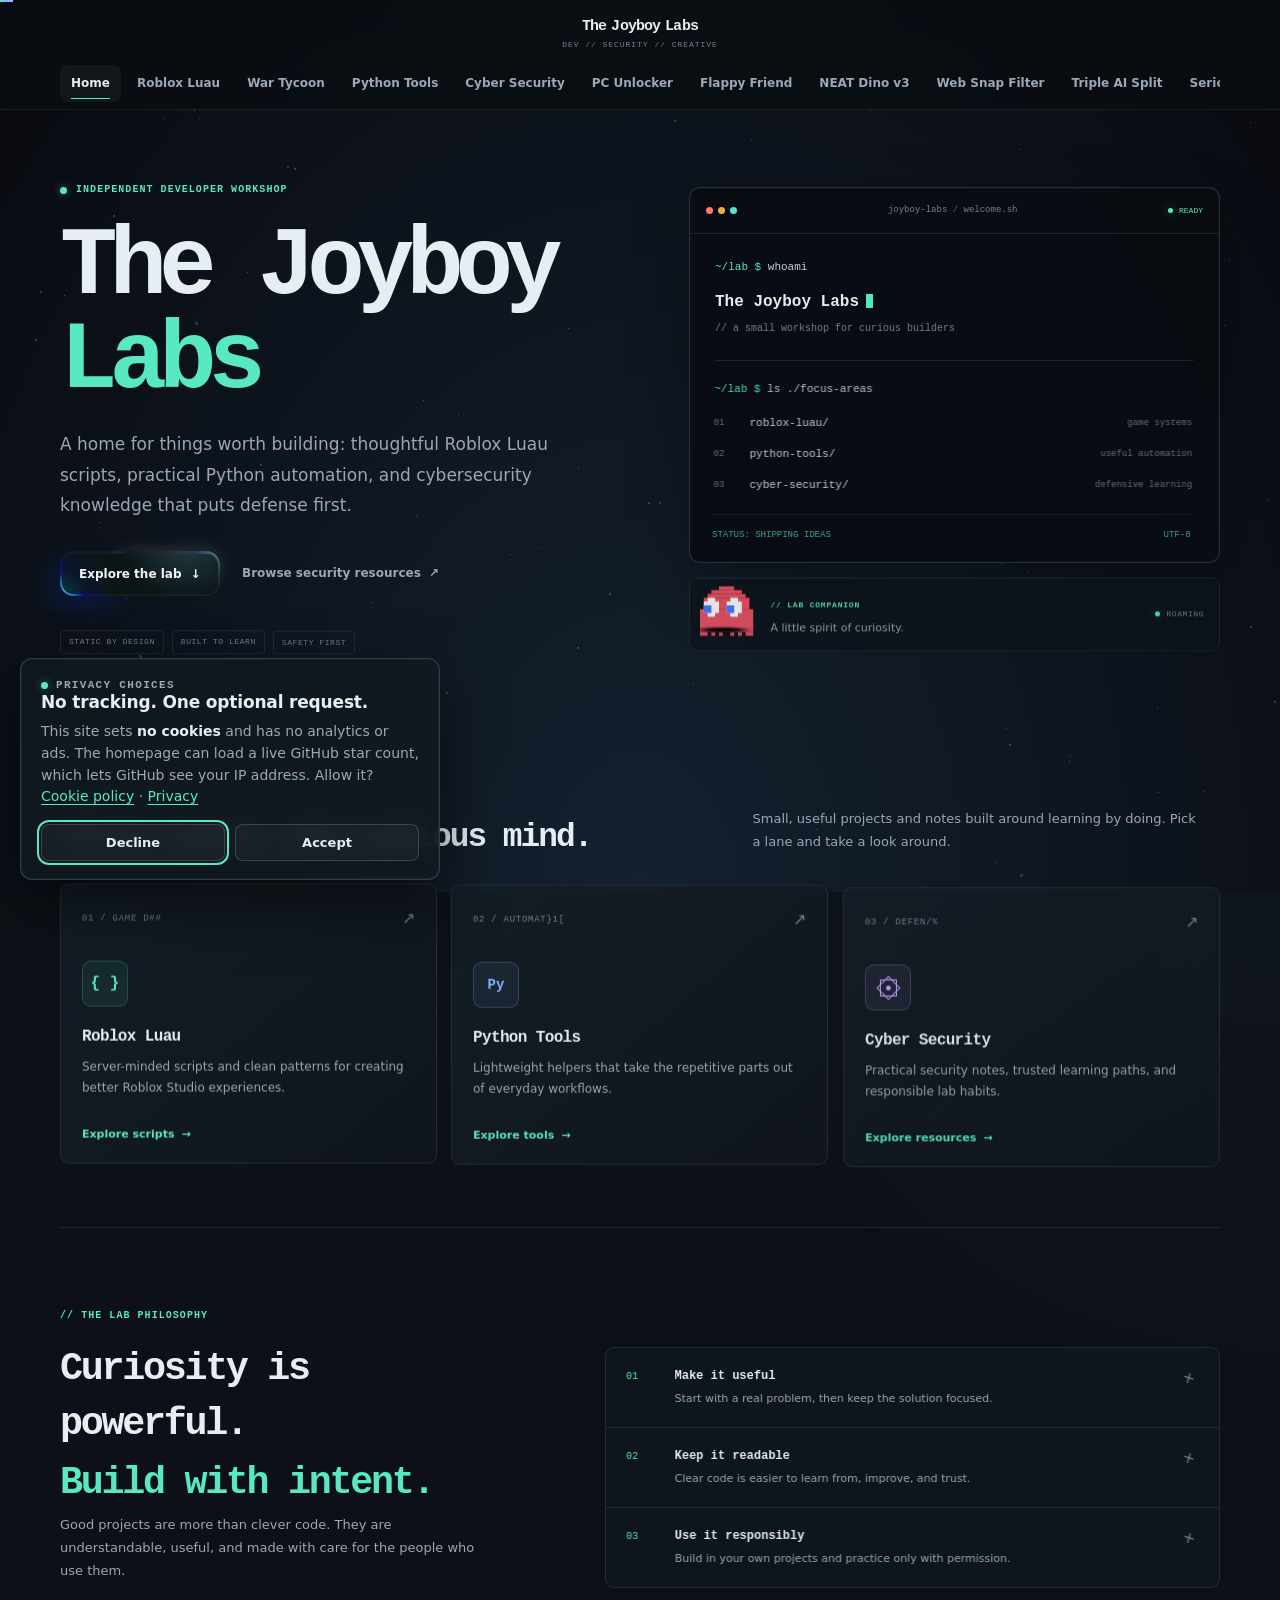
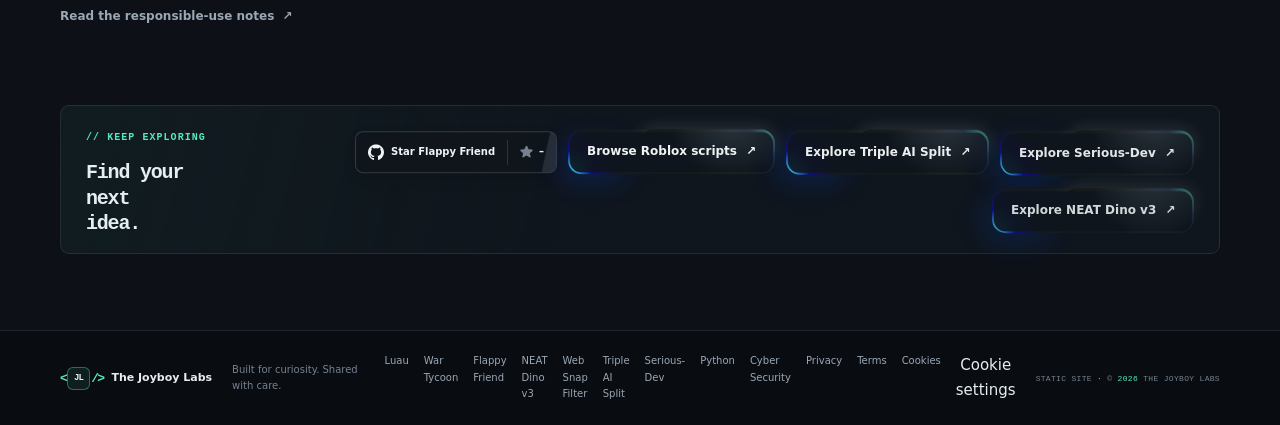
<file: index.html>
<!doctype html>
<html lang="en">
<head>
  <meta charset="utf-8">
  <meta name="viewport" content="width=device-width, initial-scale=1">
  <meta name="theme-color" content="#0d1117">
  <meta name="description" content="The Joyboy Labs is a focused home for Roblox Luau scripts, practical Python tools, and responsible cybersecurity learning.">
  <title>The Joyboy Labs — Build, learn, explore</title>
  <script>if(!matchMedia("(prefers-reduced-motion: reduce)").matches)document.documentElement.classList.add("js-motion")</script>
  <link rel="stylesheet" href="css/style.css">
  <link rel="stylesheet" href="css/motion.css">
  <style>
    .nav-shell {
      grid-template-columns: minmax(0, 1fr);
      grid-template-rows: 55px 48px;
    }
    .primary-nav {
      width: 100%;
      max-width: 100%;
      min-width: 0;
      overflow-x: auto;
      overflow-y: hidden;
      white-space: nowrap;
      scroll-behavior: smooth;
      -webkit-overflow-scrolling: touch;
      scrollbar-width: thin;
      scrollbar-color: rgba(88, 232, 194, 0.28) transparent;
      padding-bottom: 3px;
    }
    .primary-nav > :first-child { margin-left: auto; }
    .primary-nav > :last-child { margin-right: auto; }
    .primary-nav::-webkit-scrollbar { height: 3px; }
    .primary-nav::-webkit-scrollbar-track { background: transparent; }
    .primary-nav::-webkit-scrollbar-thumb {
      background: rgba(139, 148, 158, 0.26);
      border-radius: 999px;
    }
    .primary-nav:hover::-webkit-scrollbar-thumb {
      background: rgba(88, 232, 194, 0.55);
    }
    .nav-link {
      flex: 0 0 auto;
      white-space: nowrap;
    }
    @media (max-width: 960px) {
      .nav-shell { grid-template-rows: auto; }
      .primary-nav {
        overflow-x: visible;
        overflow-y: auto;
        max-height: calc(100vh - 76px);
        white-space: normal;
      }
      .primary-nav > :first-child,
      .primary-nav > :last-child { margin-inline: 0; }
    }
  </style>
  <script src="js/main.js" defer></script>
  <script src="vendor/gsap.min.js" defer></script>
  <script src="vendor/ScrollTrigger.min.js" defer></script>
  <script src="vendor/SplitText.min.js" defer></script>
  <script src="vendor/lenis.min.js" defer></script>
  <script src="js/motion.js" defer></script>
  <link rel="stylesheet" href="css/consent.css">
</head>
<body>
  <div class="site-starfield" aria-hidden="true">
    <div class="star-layer stars-small"></div>
    <div class="star-layer stars-medium"></div>
    <div class="star-layer stars-large"></div>
  </div>
  <a class="skip-link" href="#main">Skip to content</a>

  <header class="site-header">
    <div class="nav-shell">
      <a class="brand" href="index.html" aria-label="The Joyboy Labs home">
        <span class="brand-copy">
          <span class="brand-name" aria-hidden="true">
            <span class="brand-letter" style="animation-delay: 0ms">T</span><span class="brand-letter" style="animation-delay: 48ms">h</span><span class="brand-letter" style="animation-delay: 96ms">e</span><span class="brand-letter brand-space" style="animation-delay: 144ms">&nbsp;</span><span class="brand-letter" style="animation-delay: 192ms">J</span><span class="brand-letter" style="animation-delay: 240ms">o</span><span class="brand-letter" style="animation-delay: 288ms">y</span><span class="brand-letter" style="animation-delay: 336ms">b</span><span class="brand-letter" style="animation-delay: 384ms">o</span><span class="brand-letter" style="animation-delay: 432ms">y</span><span class="brand-letter brand-space" style="animation-delay: 480ms">&nbsp;</span><span class="brand-letter" style="animation-delay: 528ms">L</span><span class="brand-letter" style="animation-delay: 576ms">a</span><span class="brand-letter" style="animation-delay: 624ms">b</span><span class="brand-letter" style="animation-delay: 672ms">s</span>
          </span>
          <span class="brand-tag">DEV // SECURITY // CREATIVE</span>
        </span>
      </a>

      <button class="menu-toggle" type="button" aria-expanded="false" aria-controls="primary-navigation" aria-label="Open navigation menu">
        <span class="menu-toggle-lines" aria-hidden="true"><span></span><span></span><span></span></span>
      </button>

      <nav class="primary-nav" id="primary-navigation" aria-label="Primary navigation">
        <a class="nav-link is-active" href="index.html" aria-current="page">Home</a>
        <a class="nav-link" href="roblox.html">Roblox Luau</a>
        <a class="nav-link" href="war-tycoon.html">War Tycoon</a>
        <a class="nav-link" href="python.html">Python Tools</a>
        <a class="nav-link" href="cyber.html">Cyber Security</a>
        <a class="nav-link" href="pc-unlocker.html">PC Unlocker</a>
        <a class="nav-link" href="flappy-friend.html">Flappy Friend</a>
        <a class="nav-link" href="neat-dino.html">NEAT Dino v3</a>
        <a class="nav-link" href="web-snap-filter.html">Web Snap Filter</a>
        <a class="nav-link" href="triple-ai-split.html">Triple AI Split</a>
        <a class="nav-link" href="serious-dev.html">Serious-Dev</a>
        <a class="discord-link button button-discord" href="https://discord.gg/joyboyhakari_16266" target="_blank" rel="noopener noreferrer">
          <span class="blob1" aria-hidden="true"></span><span class="blob2" aria-hidden="true"></span>
          <span class="inner"><svg aria-hidden="true" viewBox="0 0 24 24"><path d="M19.7 5.3a17.6 17.6 0 0 0-4.3-1.4l-.5 1a16.2 16.2 0 0 0-5.8 0l-.5-1a17.6 17.6 0 0 0-4.3 1.4C1.6 9.2.8 13 .8 16.8a17.8 17.8 0 0 0 5.3 2.7l1.1-1.8-1.7-.8.4-.3a12.6 12.6 0 0 0 12.2 0l.4.3-1.7.8 1.1 1.8a17.8 17.8 0 0 0 5.3-2.7c0-4.4-.8-8.1-3.5-11.5ZM8.8 14.7c-1 0-1.8-.9-1.8-2s.8-2 1.8-2 1.8.9 1.8 2-.8 2-1.8 2Zm6.4 0c-1 0-1.8-.9-1.8-2s.8-2 1.8-2 1.8.9 1.8 2-.8 2-1.8 2Z"/></svg><span>Join Discord</span><span class="external-mark" aria-hidden="true">↗</span></span>
        </a>
      </nav>
    </div>
  </header>

  <main id="main">
    <section class="home-hero container" aria-labelledby="home-title">
      <div class="hero-copy">
        <p class="eyebrow"><span class="status-dot"></span> INDEPENDENT DEVELOPER WORKSHOP</p>
        <h1 id="home-title">The Joyboy<br><span class="title-accent">Labs</span></h1>
        <p class="hero-lead">A home for things worth building: thoughtful Roblox Luau scripts, practical Python automation, and cybersecurity knowledge that puts defense first.</p>
        <div class="hero-actions">
          <a class="button button-primary" href="#focus-areas"><span class="blob1" aria-hidden="true"></span><span class="blob2" aria-hidden="true"></span><span class="inner"><span>Explore the lab</span><span aria-hidden="true">↓</span></span></a>
          <a class="text-link" href="cyber.html">Browse security resources <span aria-hidden="true">↗</span></a>
        </div>
        <ul class="hero-tags" aria-label="Site principles">
          <li>STATIC BY DESIGN</li>
          <li>BUILT TO LEARN</li>
          <li>SAFETY FIRST</li>
        </ul>
      </div>

      <div class="hero-visual">
      <div class="console-window" aria-label="A welcome panel for The Joyboy Labs">
        <div class="console-titlebar">
          <span class="window-dots" aria-hidden="true"><i></i><i></i><i></i></span>
          <span class="console-path">joyboy-labs <span>/</span> welcome.sh</span>
          <span class="console-state"><span class="status-dot"></span> READY</span>
        </div>
        <div class="console-body">
          <p class="console-command"><span>~/lab $</span> whoami</p>
          <p class="console-output">The Joyboy Labs<span class="cursor-block" aria-hidden="true"></span></p>
          <p class="console-comment">// a small workshop for curious builders</p>
          <div class="console-divider"></div>
          <p class="console-command"><span>~/lab $</span> ls ./focus-areas</p>
          <ul class="console-list">
            <li><span class="console-file">01</span><span>roblox-luau/</span><span class="console-file-note">game systems</span></li>
            <li><span class="console-file">02</span><span>python-tools/</span><span class="console-file-note">useful automation</span></li>
            <li><span class="console-file">03</span><span>cyber-security/</span><span class="console-file-note">defensive learning</span></li>
          </ul>
          <div class="console-footer"><span>STATUS: SHIPPING IDEAS</span><span>UTF-8</span></div>
        </div>
      </div>
      <div class="mascot-strip">
        <div class="ghost-frame" aria-hidden="true">
          <div id="ghost">
            <div id="red">
              <div id="pupil"></div><div id="pupil1"></div><div id="eye"></div><div id="eye1"></div>
              <div id="top0"></div><div id="top1"></div><div id="top2"></div><div id="top3"></div><div id="top4"></div>
              <div id="st0"></div><div id="st1"></div><div id="st2"></div><div id="st3"></div><div id="st4"></div><div id="st5"></div>
              <div id="an1"></div><div id="an2"></div><div id="an3"></div><div id="an4"></div><div id="an5"></div><div id="an6"></div>
              <div id="an7"></div><div id="an8"></div><div id="an9"></div><div id="an10"></div><div id="an11"></div><div id="an12"></div>
              <div id="an13"></div><div id="an14"></div><div id="an15"></div><div id="an16"></div><div id="an17"></div><div id="an18"></div>
            </div>
            <div id="shadow"></div>
          </div>
        </div>
        <div class="mascot-copy"><span class="mascot-label">// LAB COMPANION</span><p>A little spirit of curiosity.</p></div>
        <span class="mascot-state"><span class="status-dot"></span> ROAMING</span>
      </div>
    </div>
    </section>

    <section class="section-block container" id="focus-areas" aria-labelledby="focus-title">
      <div class="section-heading">
        <div>
          <p class="eyebrow">// WHAT'S IN THE LAB</p>
          <h2 id="focus-title">Three lanes. One curious mind.</h2>
        </div>
        <p class="section-intro">Small, useful projects and notes built around learning by doing. Pick a lane and take a look around.</p>
      </div>

      <div class="focus-grid">
        <a class="focus-card" href="roblox.html">
          <div class="focus-card-top"><span class="focus-index">01 / GAME DEV</span><span class="card-arrow" aria-hidden="true">↗</span></div>
          <div class="focus-symbol symbol-luau" aria-hidden="true">{ }</div>
          <h3>Roblox Luau</h3>
          <p>Server-minded scripts and clean patterns for creating better Roblox Studio experiences.</p>
          <span class="focus-card-link">Explore scripts <span aria-hidden="true">→</span></span>
        </a>

        <a class="focus-card" href="python.html">
          <div class="focus-card-top"><span class="focus-index">02 / AUTOMATION</span><span class="card-arrow" aria-hidden="true">↗</span></div>
          <div class="focus-symbol symbol-python" aria-hidden="true">Py</div>
          <h3>Python Tools</h3>
          <p>Lightweight helpers that take the repetitive parts out of everyday workflows.</p>
          <span class="focus-card-link">Explore tools <span aria-hidden="true">→</span></span>
        </a>

        <a class="focus-card" href="cyber.html">
          <div class="focus-card-top"><span class="focus-index">03 / DEFENSE</span><span class="card-arrow" aria-hidden="true">↗</span></div>
          <div class="focus-symbol symbol-cyber" aria-hidden="true"><span></span></div>
          <h3>Cyber Security</h3>
          <p>Practical security notes, trusted learning paths, and responsible lab habits.</p>
          <span class="focus-card-link">Explore resources <span aria-hidden="true">→</span></span>
        </a>
      </div>
    </section>

    <section class="lab-note-section container" aria-labelledby="lab-note-title">
      <div class="lab-note-copy">
        <p class="eyebrow">// THE LAB PHILOSOPHY</p>
        <h2 id="lab-note-title">Curiosity is powerful.<br><span class="title-accent">Build with intent.</span></h2>
        <p>Good projects are more than clever code. They are understandable, useful, and made with care for the people who use them.</p>
        <a class="text-link" href="cyber.html">Read the responsible-use notes <span aria-hidden="true">↗</span></a>
      </div>
      <div class="principles-panel">
        <div class="principle-row"><span class="principle-number">01</span><div><h3>Make it useful</h3><p>Start with a real problem, then keep the solution focused.</p></div><span class="principle-mark" aria-hidden="true">+</span></div>
        <div class="principle-row"><span class="principle-number">02</span><div><h3>Keep it readable</h3><p>Clear code is easier to learn from, improve, and trust.</p></div><span class="principle-mark" aria-hidden="true">+</span></div>
        <div class="principle-row"><span class="principle-number">03</span><div><h3>Use it responsibly</h3><p>Build in your own projects and practice only with permission.</p></div><span class="principle-mark" aria-hidden="true">+</span></div>
      </div>
    </section>

    <section class="closing-cta container" aria-labelledby="closing-title">
      <div>
        <p class="eyebrow">// KEEP EXPLORING</p>
        <h2 id="closing-title">Find your next idea.</h2>
      </div>
      <div class="closing-actions">
        <a class="github-star-button" href="https://github.com/ujjal-saha/Flappy_Friend-v0001" target="_blank" rel="noopener noreferrer" aria-label="Star Flappy Friend on GitHub">
          <span class="github-sheen" aria-hidden="true"></span>
          <span class="github-star-main">
            <svg aria-hidden="true" viewBox="0 0 438.549 438.549"><path d="M409.132 114.573c-19.608-33.596-46.205-60.194-79.798-79.8-33.598-19.607-70.277-29.408-110.063-29.408-39.781 0-76.472 9.804-110.063 29.408-33.596 19.605-60.192 46.204-79.8 79.8C9.803 148.168 0 184.854 0 224.63c0 47.78 13.94 90.745 41.827 128.906 27.884 38.164 63.906 64.572 108.063 79.227 5.14.954 8.945.283 11.419-1.996 2.475-2.282 3.711-5.14 3.711-8.562 0-.571-.049-5.708-.144-15.417a2549.81 2549.81 0 01-.144-25.406l-6.567 1.136c-4.187.767-9.469 1.092-15.846 1-6.374-.089-12.991-.757-19.842-1.999-6.854-1.231-13.229-4.086-19.13-8.559-5.898-4.473-10.085-10.328-12.56-17.556l-2.855-6.57c-1.903-4.374-4.899-9.233-8.992-14.559-4.093-5.331-8.232-8.945-12.419-10.848l-1.999-1.431c-1.332-.951-2.568-2.098-3.711-3.429-1.142-1.331-1.997-2.663-2.568-3.997-.572-1.335-.098-2.43 1.427-3.289 1.525-.859 4.281-1.276 8.28-1.276l5.708.853c3.807.763 8.516 3.042 14.133 6.851 5.614 3.806 10.229 8.754 13.846 14.842 4.38 7.806 9.657 13.754 15.846 17.847 6.184 4.093 12.419 6.136 18.699 6.136 6.28 0 11.704-.476 16.274-1.423 4.565-.952 8.848-2.383 12.847-4.285 1.713-12.758 6.377-22.559 13.988-29.41-10.848-1.14-20.601-2.857-29.264-5.14-8.658-2.286-17.605-5.996-26.835-11.14-9.235-5.137-16.896-11.516-22.985-19.126-6.09-7.614-11.088-17.61-14.987-29.979-3.901-12.374-5.852-26.648-5.852-42.826 0-23.035 7.52-42.637 22.557-58.817-7.044-17.318-6.379-36.732 1.997-58.24 5.52-1.715 13.706-.428 24.554 3.853 10.85 4.283 18.794 7.952 23.84 10.994 5.046 3.041 9.089 5.618 12.135 7.708 17.705-4.947 35.976-7.421 54.818-7.421s37.117 2.474 54.823 7.421l10.849-6.849c7.419-4.57 16.18-8.758 26.262-12.565 10.088-3.805 17.802-4.853 23.134-3.138 8.562 21.509 9.325 40.922 2.279 58.24 15.036 16.18 22.559 35.787 22.559 58.817 0 16.178-1.958 30.497-5.853 42.966-3.9 12.471-8.941 22.457-15.125 29.979-6.191 7.521-13.901 13.85-23.131 18.986-9.232 5.14-18.182 8.85-26.84 11.136-8.662 2.286-18.415 4.004-29.263 5.146 9.894 8.562 14.842 22.077 14.842 40.539v60.237c0 3.422 1.19 6.279 3.572 8.562 2.379 2.279 6.136 2.95 11.276 1.995 44.163-14.653 80.185-41.062 108.068-79.226 27.88-38.161 41.825-81.126 41.825-128.906-.01-39.771-9.818-76.454-29.414-110.049z"></path></svg>
            <span>Star Flappy Friend</span>
          </span>
          <span class="github-star-count"><svg aria-hidden="true" viewBox="0 0 24 24"><path d="M10.788 3.21c.448-1.077 1.976-1.077 2.424 0l2.082 5.006 5.404.434c1.164.093 1.636 1.545.749 2.305l-4.117 3.527 1.257 5.273c.271 1.136-.964 2.033-1.96 1.425L12 18.354 7.373 21.18c-.996.608-2.231-.29-1.96-1.425l1.257-5.273-4.117-3.527c-.887-.76-.415-2.212.749-2.305l5.404-.434 2.082-5.005Z"></path></svg><span data-github-stars>0</span></span>
        </a>
        <a class="button button-outline" href="roblox.html"><span class="blob1" aria-hidden="true"></span><span class="blob2" aria-hidden="true"></span><span class="inner"><span>Browse Roblox scripts</span><span aria-hidden="true">↗</span></span></a>
        <a class="button button-outline" href="triple-ai-split.html"><span class="blob1" aria-hidden="true"></span><span class="blob2" aria-hidden="true"></span><span class="inner"><span>Explore Triple AI Split</span><span aria-hidden="true">↗</span></span></a>
        <a class="button button-outline" href="serious-dev.html"><span class="blob1" aria-hidden="true"></span><span class="blob2" aria-hidden="true"></span><span class="inner"><span>Explore Serious-Dev</span><span aria-hidden="true">↗</span></span></a>
        <a class="button button-outline" href="neat-dino.html"><span class="blob1" aria-hidden="true"></span><span class="blob2" aria-hidden="true"></span><span class="inner"><span>Explore NEAT Dino v3</span><span aria-hidden="true">↗</span></span></a>
      </div>
    </section>
  </main>

  <footer class="site-footer">
    <div class="footer-shell">
      <a class="footer-brand" href="index.html"><span class="brand-mark" aria-hidden="true"><span class="brand-mark-bracket">&lt;</span><span class="brand-mark-core">JL</span><span class="brand-mark-bracket">/&gt;</span></span><span>The Joyboy Labs</span></a>
      <p>Built for curiosity. Shared with care.</p>
      <div class="footer-links"><a href="roblox.html">Luau</a><a href="war-tycoon.html">War Tycoon</a><a href="flappy-friend.html">Flappy Friend</a><a href="neat-dino.html">NEAT Dino v3</a><a href="web-snap-filter.html">Web Snap Filter</a><a href="triple-ai-split.html">Triple AI Split</a><a href="serious-dev.html">Serious-Dev</a><a href="python.html">Python</a><a href="cyber.html">Cyber Security</a><a href="privacy.html">Privacy</a><a href="terms.html">Terms</a><a href="cookies.html">Cookies</a></div>
      <span class="footer-meta">STATIC SITE <span aria-hidden="true">·</span> © <span data-current-year>2026</span> THE JOYBOY LABS</span>
    </div>
  </footer>
  <script>
    (() => {
      const nav = document.getElementById("primary-navigation");
      if (!nav) return;
      nav.addEventListener("wheel", (e) => {
        if (window.innerWidth <= 960 || nav.scrollWidth <= nav.clientWidth) return;
        if (Math.abs(e.deltaY) > Math.abs(e.deltaX)) {
          e.preventDefault();
          nav.scrollLeft += e.deltaY;
        }
      }, { passive: false });
    })();
  </script>
  <script src="js/consent.js" defer></script>
</body>
</html>
</file>
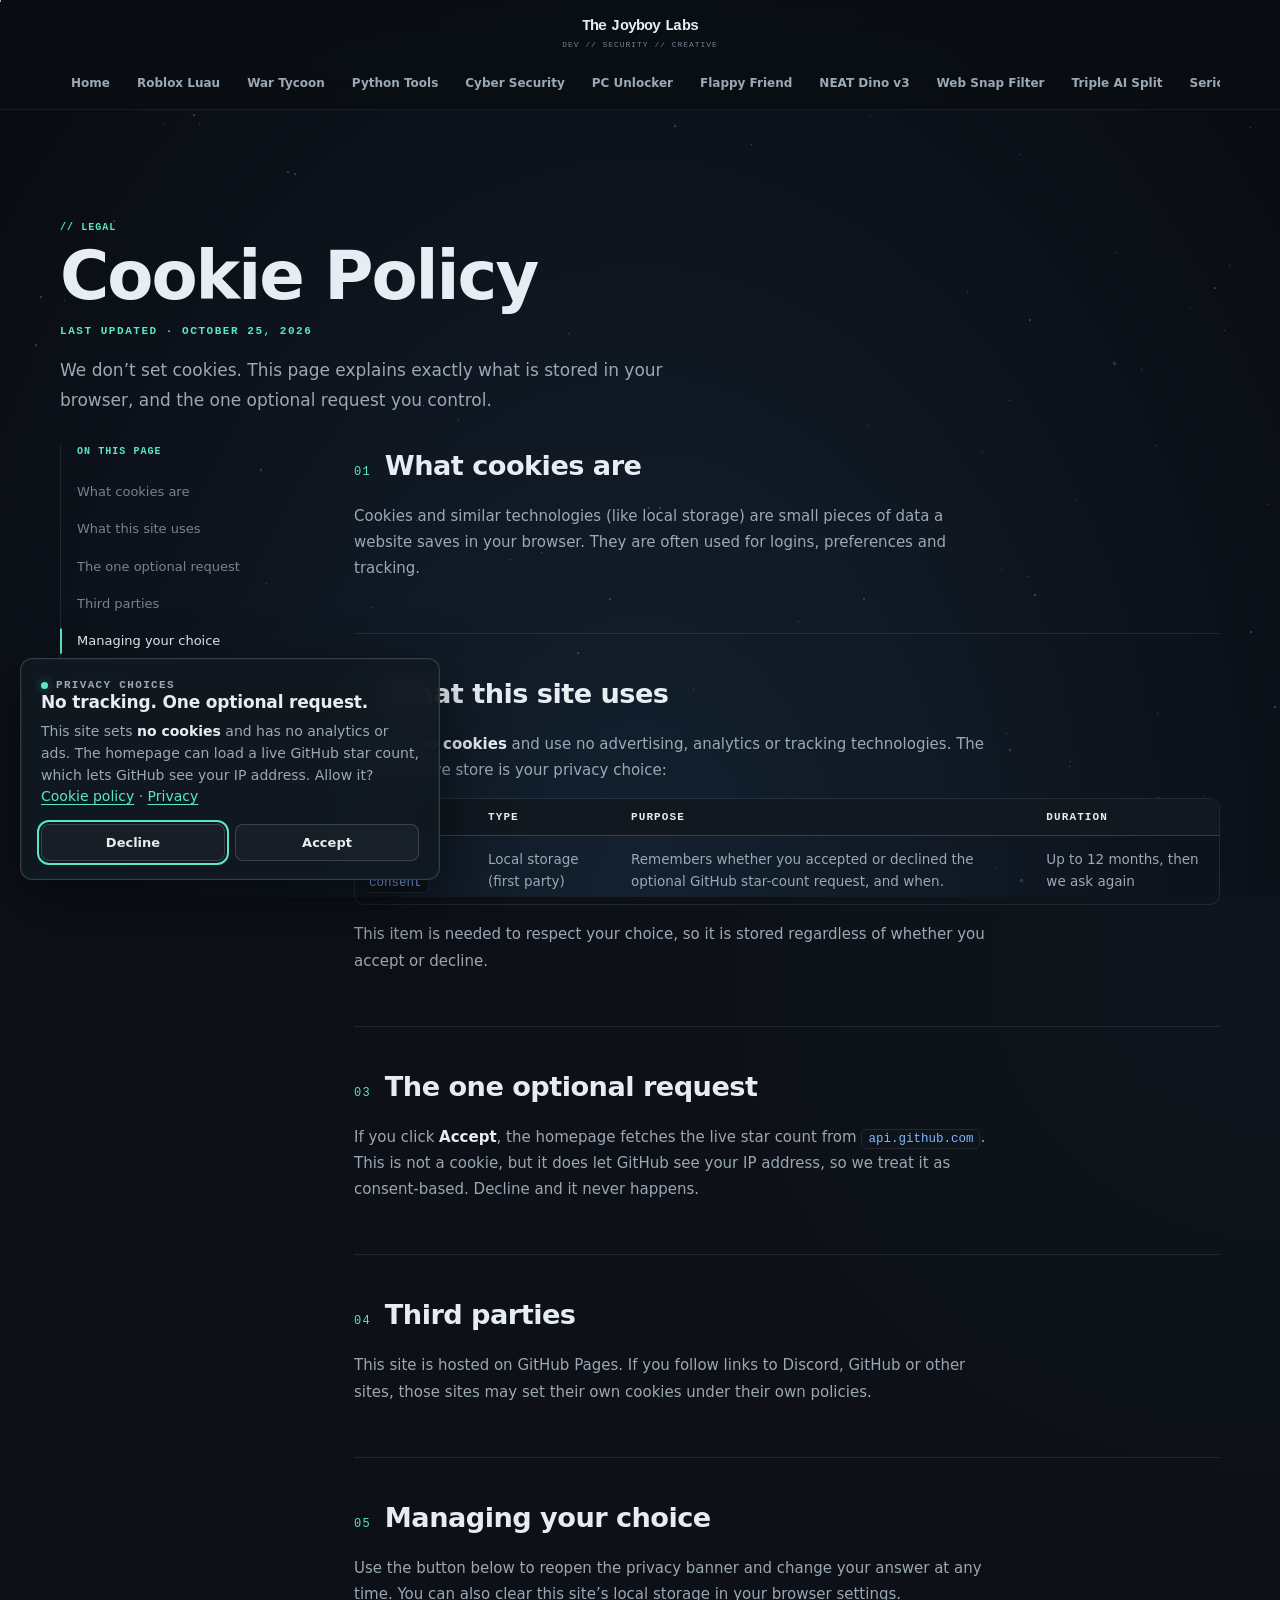
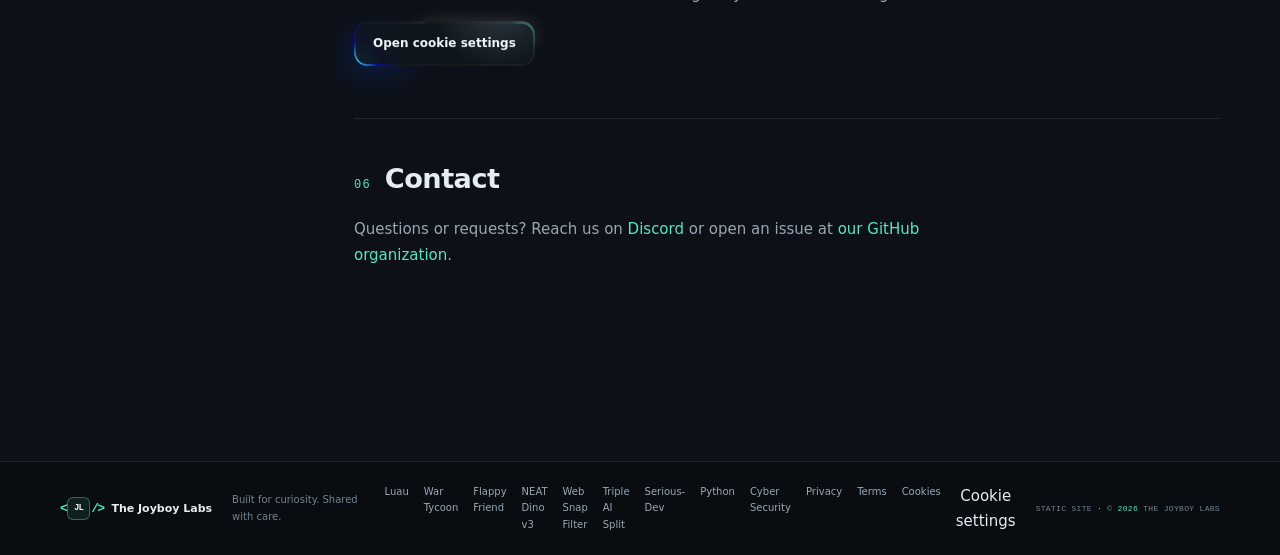
<file: cookies.html>
<!doctype html>
<html lang="en">
<head>
  <meta charset="utf-8">
  <meta name="viewport" content="width=device-width, initial-scale=1">
  <meta name="theme-color" content="#0d1117">
  <meta name="description" content="Cookie Policy for The Joyboy Labs: no cookies are set; what is stored locally and how to manage it.">
  <title>Cookie Policy — The Joyboy Labs</title>
  <script>if(!matchMedia("(prefers-reduced-motion: reduce)").matches)document.documentElement.classList.add("js-motion")</script>
  <link rel="stylesheet" href="css/style.css">
  <link rel="stylesheet" href="css/motion.css">
  <link rel="stylesheet" href="css/legal.css">
  <link rel="stylesheet" href="css/consent.css">
  <style>
    .nav-shell {
      grid-template-columns: minmax(0, 1fr);
      grid-template-rows: 55px 48px;
    }
    .primary-nav {
      width: 100%;
      max-width: 100%;
      min-width: 0;
      overflow-x: auto;
      overflow-y: hidden;
      white-space: nowrap;
      scroll-behavior: smooth;
      -webkit-overflow-scrolling: touch;
      scrollbar-width: thin;
      scrollbar-color: rgba(88, 232, 194, 0.28) transparent;
      padding-bottom: 3px;
    }
    .primary-nav > :first-child { margin-left: auto; }
    .primary-nav > :last-child { margin-right: auto; }
    .primary-nav::-webkit-scrollbar { height: 3px; }
    .primary-nav::-webkit-scrollbar-track { background: transparent; }
    .primary-nav::-webkit-scrollbar-thumb {
      background: rgba(139, 148, 158, 0.26);
      border-radius: 999px;
    }
    .primary-nav:hover::-webkit-scrollbar-thumb {
      background: rgba(88, 232, 194, 0.55);
    }
    .nav-link {
      flex: 0 0 auto;
      white-space: nowrap;
    }
    @media (max-width: 960px) {
      .nav-shell { grid-template-rows: auto; }
      .primary-nav {
        overflow-x: visible;
        overflow-y: auto;
        max-height: calc(100vh - 76px);
        white-space: normal;
      }
      .primary-nav > :first-child,
      .primary-nav > :last-child { margin-inline: 0; }
    }
  </style>
  <script src="js/main.js" defer></script>
  <script src="vendor/gsap.min.js" defer></script>
  <script src="vendor/ScrollTrigger.min.js" defer></script>
  <script src="vendor/SplitText.min.js" defer></script>
  <script src="vendor/lenis.min.js" defer></script>
  <script src="js/motion.js" defer></script>
  <script src="js/consent.js" defer></script>
</head>
<body>
  <div class="site-starfield" aria-hidden="true"><div class="star-layer stars-small"></div><div class="star-layer stars-medium"></div><div class="star-layer stars-large"></div></div>
  <a class="skip-link" href="#main">Skip to content</a>
  <header class="site-header">
    <div class="nav-shell">
      <a class="brand" href="index.html" aria-label="The Joyboy Labs home">
        <span class="brand-copy">
          <span class="brand-name" aria-hidden="true">
            <span class="brand-letter" style="animation-delay: 0ms">T</span><span class="brand-letter" style="animation-delay: 48ms">h</span><span class="brand-letter" style="animation-delay: 96ms">e</span><span class="brand-letter brand-space" style="animation-delay: 144ms">&nbsp;</span><span class="brand-letter" style="animation-delay: 192ms">J</span><span class="brand-letter" style="animation-delay: 240ms">o</span><span class="brand-letter" style="animation-delay: 288ms">y</span><span class="brand-letter" style="animation-delay: 336ms">b</span><span class="brand-letter" style="animation-delay: 384ms">o</span><span class="brand-letter" style="animation-delay: 432ms">y</span><span class="brand-letter brand-space" style="animation-delay: 480ms">&nbsp;</span><span class="brand-letter" style="animation-delay: 528ms">L</span><span class="brand-letter" style="animation-delay: 576ms">a</span><span class="brand-letter" style="animation-delay: 624ms">b</span><span class="brand-letter" style="animation-delay: 672ms">s</span>
          </span>
          <span class="brand-tag">DEV // SECURITY // CREATIVE</span>
        </span>
      </a>

      <button class="menu-toggle" type="button" aria-expanded="false" aria-controls="primary-navigation" aria-label="Open navigation menu">
        <span class="menu-toggle-lines" aria-hidden="true"><span></span><span></span><span></span></span>
      </button>

      <nav class="primary-nav" id="primary-navigation" aria-label="Primary navigation">
        <a class="nav-link" href="index.html">Home</a>
        <a class="nav-link" href="roblox.html">Roblox Luau</a>
        <a class="nav-link" href="war-tycoon.html">War Tycoon</a>
        <a class="nav-link" href="python.html">Python Tools</a>
        <a class="nav-link" href="cyber.html">Cyber Security</a>
        <a class="nav-link" href="pc-unlocker.html">PC Unlocker</a>
        <a class="nav-link" href="flappy-friend.html">Flappy Friend</a>
        <a class="nav-link" href="neat-dino.html">NEAT Dino v3</a>
        <a class="nav-link" href="web-snap-filter.html">Web Snap Filter</a>
        <a class="nav-link" href="triple-ai-split.html">Triple AI Split</a>
        <a class="nav-link" href="serious-dev.html">Serious-Dev</a>
        <a class="discord-link button button-discord" href="https://discord.gg/joyboyhakari_16266" target="_blank" rel="noopener noreferrer">
          <span class="blob1" aria-hidden="true"></span><span class="blob2" aria-hidden="true"></span>
          <span class="inner"><svg aria-hidden="true" viewBox="0 0 24 24"><path d="M19.7 5.3a17.6 17.6 0 0 0-4.3-1.4l-.5 1a16.2 16.2 0 0 0-5.8 0l-.5-1a17.6 17.6 0 0 0-4.3 1.4C1.6 9.2.8 13 .8 16.8a17.8 17.8 0 0 0 5.3 2.7l1.1-1.8-1.7-.8.4-.3a12.6 12.6 0 0 0 12.2 0l.4.3-1.7.8 1.1 1.8a17.8 17.8 0 0 0 5.3-2.7c0-4.4-.8-8.1-3.5-11.5ZM8.8 14.7c-1 0-1.8-.9-1.8-2s.8-2 1.8-2 1.8.9 1.8 2-.8 2-1.8 2Zm6.4 0c-1 0-1.8-.9-1.8-2s.8-2 1.8-2 1.8.9 1.8 2-.8 2-1.8 2Z"/></svg><span>Join Discord</span><span class="external-mark" aria-hidden="true">↗</span></span>
        </a>
      </nav>
    </div>
  </header>
  <main id="main">
    <section class="legal-hero container" aria-labelledby="legal-title">
      <p class="eyebrow">// LEGAL</p>
      <h1 id="legal-title">Cookie Policy</h1>
      <p class="legal-meta">LAST UPDATED · OCTOBER 25, 2026</p>
      <p class="hero-lead">We don’t set cookies. This page explains exactly what is stored in your browser, and the one optional request you control.</p>
    </section>
    <div class="container legal-layout">
      <aside class="legal-toc"><nav aria-label="On this page"><p class="eyebrow">ON THIS PAGE</p><a href="#what">What cookies are</a><a href="#ours">What this site uses</a><a href="#optional">The one optional request</a><a href="#third">Third parties</a><a href="#manage">Managing your choice</a><a href="#contact">Contact</a></nav></aside>
      <article class="legal-body"><section class="legal-section" id="what"><h2><span class="legal-num">01</span>What cookies are</h2><p>Cookies and similar technologies (like local storage) are small pieces of data a website saves in your browser. They are often used for logins, preferences and tracking.</p></section><section class="legal-section" id="ours"><h2><span class="legal-num">02</span>What this site uses</h2><p><strong>We set no cookies</strong> and use no advertising, analytics or tracking technologies. The only item we store is your privacy choice:</p>
<div class="legal-table-wrap"><table class="legal-table"><thead><tr><th>Name</th><th>Type</th><th>Purpose</th><th>Duration</th></tr></thead><tbody><tr><td><code>joyboy-consent</code></td><td>Local storage (first party)</td><td>Remembers whether you accepted or declined the optional GitHub star-count request, and when.</td><td>Up to 12 months, then we ask again</td></tr></tbody></table></div>
<p>This item is needed to respect your choice, so it is stored regardless of whether you accept or decline.</p></section><section class="legal-section" id="optional"><h2><span class="legal-num">03</span>The one optional request</h2><p>If you click <strong>Accept</strong>, the homepage fetches the live star count from <code>api.github.com</code>. This is not a cookie, but it does let GitHub see your IP address, so we treat it as consent-based. Decline and it never happens.</p></section><section class="legal-section" id="third"><h2><span class="legal-num">04</span>Third parties</h2><p>This site is hosted on GitHub Pages. If you follow links to Discord, GitHub or other sites, those sites may set their own cookies under their own policies.</p></section><section class="legal-section" id="manage"><h2><span class="legal-num">05</span>Managing your choice</h2><p>Use the button below to reopen the privacy banner and change your answer at any time. You can also clear this site’s local storage in your browser settings.</p><p><button class="button button-outline" type="button" data-open-consent><span class="blob1" aria-hidden="true"></span><span class="blob2" aria-hidden="true"></span><span class="inner"><span>Open cookie settings</span></span></button></p></section><section class="legal-section" id="contact"><h2><span class="legal-num">06</span>Contact</h2><p>Questions or requests? Reach us on <a href="https://discord.gg/joyboyhakari_16266" target="_blank" rel="noopener noreferrer">Discord</a> or open an issue at <a href="https://github.com/the-joyboy-labs" target="_blank" rel="noopener noreferrer">our GitHub organization</a>.</p></section></article>
    </div>
  </main>
  <footer class="site-footer">
    <div class="footer-shell">
      <a class="footer-brand" href="index.html"><span class="brand-mark" aria-hidden="true"><span class="brand-mark-bracket">&lt;</span><span class="brand-mark-core">JL</span><span class="brand-mark-bracket">/&gt;</span></span><span>The Joyboy Labs</span></a>
      <p>Built for curiosity. Shared with care.</p>
      <div class="footer-links"><a href="roblox.html">Luau</a><a href="war-tycoon.html">War Tycoon</a><a href="flappy-friend.html">Flappy Friend</a><a href="neat-dino.html">NEAT Dino v3</a><a href="web-snap-filter.html">Web Snap Filter</a><a href="triple-ai-split.html">Triple AI Split</a><a href="serious-dev.html">Serious-Dev</a><a href="python.html">Python</a><a href="cyber.html">Cyber Security</a><a href="privacy.html">Privacy</a><a href="terms.html">Terms</a><a href="cookies.html">Cookies</a></div>
      <span class="footer-meta">STATIC SITE <span aria-hidden="true">·</span> © <span data-current-year>2026</span> THE JOYBOY LABS</span>
    </div>
  </footer>
  <script>
    (() => {
      const nav = document.getElementById("primary-navigation");
      if (!nav) return;
      nav.addEventListener("wheel", (e) => {
        if (window.innerWidth <= 960 || nav.scrollWidth <= nav.clientWidth) return;
        if (Math.abs(e.deltaY) > Math.abs(e.deltaX)) {
          e.preventDefault();
          nav.scrollLeft += e.deltaY;
        }
      }, { passive: false });
    })();
  </script>
</body>
</html>
</file>
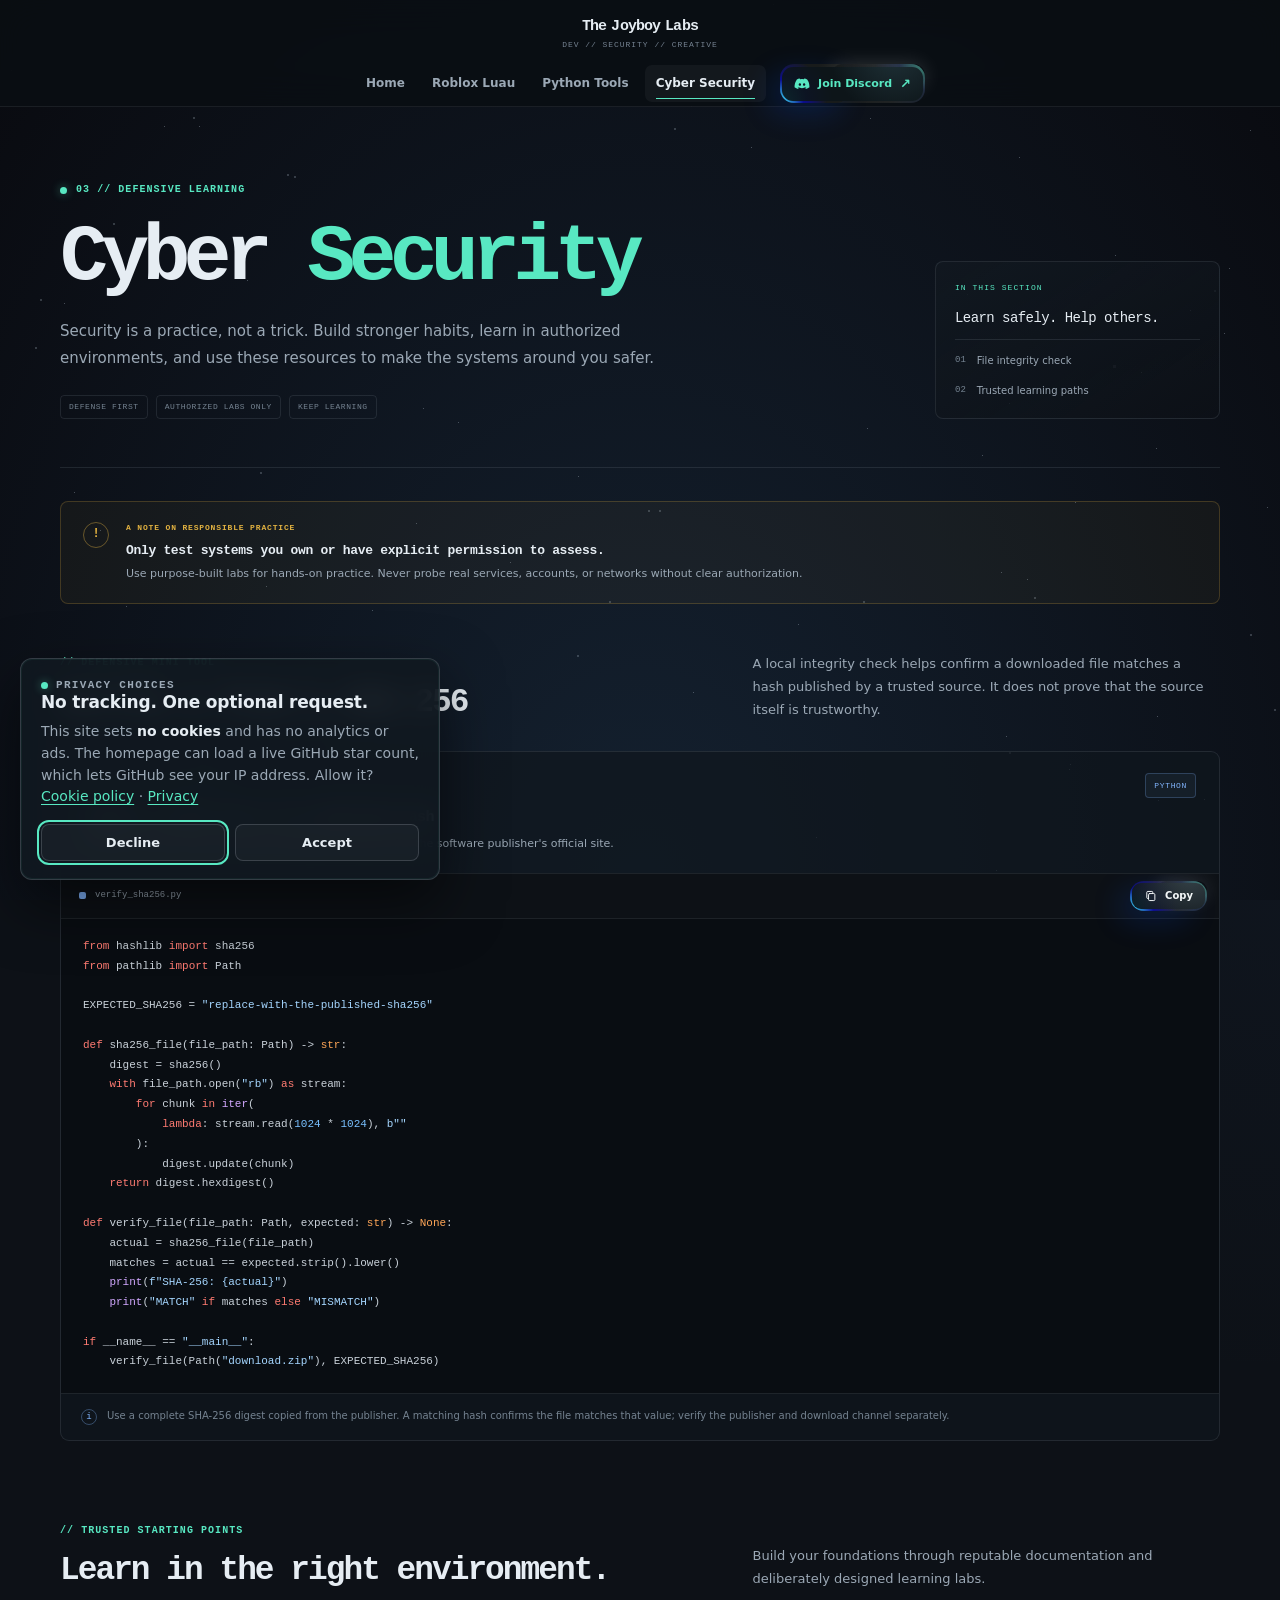
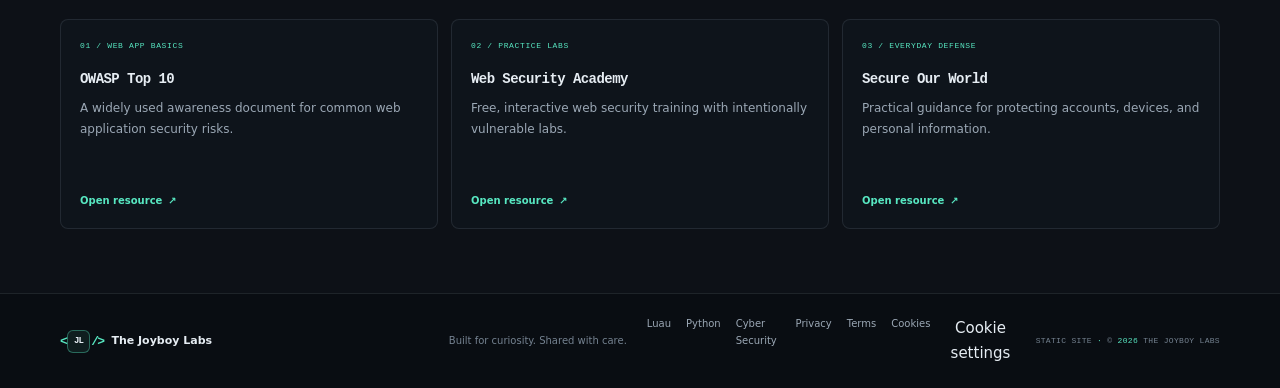
<file: cyber.html>
<!doctype html>
<html lang="en">
<head>
  <meta charset="utf-8">
  <meta name="viewport" content="width=device-width, initial-scale=1">
  <meta name="theme-color" content="#0d1117">
  <meta name="description" content="Responsible cybersecurity learning: defensive habits, trusted resources, and safe local examples from The Joyboy Labs.">
  <title>Cyber Security — The Joyboy Labs</title>
  <link rel="stylesheet" href="css/style.css">
  <script src="js/main.js" defer></script>
  <link rel="stylesheet" href="css/consent.css">
</head>
<body>
  <div class="site-starfield" aria-hidden="true">
    <div class="star-layer stars-small"></div>
    <div class="star-layer stars-medium"></div>
    <div class="star-layer stars-large"></div>
  </div>
  <a class="skip-link" href="#main">Skip to content</a>

  <header class="site-header">
    <div class="nav-shell">
      <a class="brand" href="index.html" aria-label="The Joyboy Labs home">
        <span class="brand-copy">
          <span class="brand-name" aria-hidden="true">
            <span class="brand-letter" style="animation-delay: 0ms">T</span><span class="brand-letter" style="animation-delay: 48ms">h</span><span class="brand-letter" style="animation-delay: 96ms">e</span><span class="brand-letter brand-space" style="animation-delay: 144ms">&nbsp;</span><span class="brand-letter" style="animation-delay: 192ms">J</span><span class="brand-letter" style="animation-delay: 240ms">o</span><span class="brand-letter" style="animation-delay: 288ms">y</span><span class="brand-letter" style="animation-delay: 336ms">b</span><span class="brand-letter" style="animation-delay: 384ms">o</span><span class="brand-letter" style="animation-delay: 432ms">y</span><span class="brand-letter brand-space" style="animation-delay: 480ms">&nbsp;</span><span class="brand-letter" style="animation-delay: 528ms">L</span><span class="brand-letter" style="animation-delay: 576ms">a</span><span class="brand-letter" style="animation-delay: 624ms">b</span><span class="brand-letter" style="animation-delay: 672ms">s</span>
          </span>
          <span class="brand-tag">DEV // SECURITY // CREATIVE</span>
        </span>
      </a>
      <button class="menu-toggle" type="button" aria-expanded="false" aria-controls="primary-navigation" aria-label="Open navigation menu">
        <span class="menu-toggle-lines" aria-hidden="true"><span></span><span></span><span></span></span>
      </button>
      <nav class="primary-nav" id="primary-navigation" aria-label="Primary navigation">
        <a class="nav-link" href="index.html">Home</a>
        <a class="nav-link" href="roblox.html">Roblox Luau</a>
        <a class="nav-link" href="python.html">Python Tools</a>
        <a class="nav-link is-active" href="cyber.html" aria-current="page">Cyber Security</a>
        <a class="discord-link button button-discord" href="https://discord.gg/joyboyhakari_16266" target="_blank" rel="noopener noreferrer">
          <span class="blob1" aria-hidden="true"></span><span class="blob2" aria-hidden="true"></span>
          <span class="inner"><svg aria-hidden="true" viewBox="0 0 24 24"><path d="M19.7 5.3a17.6 17.6 0 0 0-4.3-1.4l-.5 1a16.2 16.2 0 0 0-5.8 0l-.5-1a17.6 17.6 0 0 0-4.3 1.4C1.6 9.2.8 13 .8 16.8a17.8 17.8 0 0 0 5.3 2.7l1.1-1.8-1.7-.8.4-.3a12.6 12.6 0 0 0 12.2 0l.4.3-1.7.8 1.1 1.8a17.8 17.8 0 0 0 5.3-2.7c0-4.4-.8-8.1-3.5-11.5ZM8.8 14.7c-1 0-1.8-.9-1.8-2s.8-2 1.8-2 1.8.9 1.8 2-.8 2-1.8 2Zm6.4 0c-1 0-1.8-.9-1.8-2s.8-2 1.8-2 1.8.9 1.8 2-.8 2-1.8 2Z"/></svg><span>Join Discord</span><span class="external-mark" aria-hidden="true">↗</span></span>
        </a>
      </nav>
    </div>
  </header>

  <main id="main">
    <section class="page-hero container" aria-labelledby="page-title">
      <div class="page-hero-copy">
        <p class="eyebrow"><span class="status-dot"></span> 03 // DEFENSIVE LEARNING</p>
        <h1 id="page-title">Cyber <span class="title-accent">Security</span></h1>
        <p class="page-lead">Security is a practice, not a trick. Build stronger habits, learn in authorized environments, and use these resources to make the systems around you safer.</p>
        <div class="tag-row"><span class="tag">DEFENSE FIRST</span><span class="tag">AUTHORIZED LABS ONLY</span><span class="tag">KEEP LEARNING</span></div>
      </div>
      <aside class="page-index-card" aria-label="Section overview">
        <span class="index-card-label">IN THIS SECTION</span>
        <span class="index-card-title">Learn safely. Help others.</span>
        <span class="index-card-line"><span>01</span> File integrity check</span>
        <span class="index-card-line"><span>02</span> Trusted learning paths</span>
      </aside>
    </section>

    <section class="container safety-banner" aria-labelledby="safety-title">
      <span class="safety-icon" aria-hidden="true">!</span>
      <div><p class="eyebrow">A NOTE ON RESPONSIBLE PRACTICE</p><h2 id="safety-title">Only test systems you own or have explicit permission to assess.</h2><p>Use purpose-built labs for hands-on practice. Never probe real services, accounts, or networks without clear authorization.</p></div>
    </section>

    <section class="section-block container" aria-labelledby="integrity-title">
      <div class="section-heading">
        <div><p class="eyebrow">// DEFENSIVE MINI TOOL</p><h2 id="integrity-title">Verify a file's SHA-256</h2></div>
        <p class="section-intro">A local integrity check helps confirm a downloaded file matches a hash published by a trusted source. It does not prove that the source itself is trustworthy.</p>
      </div>

      <article class="snippet-card">
        <div class="snippet-heading">
          <div><span class="snippet-kicker">TOOL 01 <span aria-hidden="true">/</span> FILE INTEGRITY</span><h3>Compare a local file to its published hash</h3><p>Replace the filename and expected digest with values from the software publisher's official site.</p></div>
          <span class="language-pill">PYTHON</span>
        </div>
        <div class="code-card">
          <div class="code-toolbar"><span class="code-file"><span class="file-dot"></span> verify_sha256.py</span><button class="copy-button button button-utility" type="button" aria-label="Copy Python code"><span class="blob1" aria-hidden="true"></span><span class="blob2" aria-hidden="true"></span><span class="inner"><svg aria-hidden="true" viewBox="0 0 20 20"><rect x="6.5" y="6.5" width="9" height="10" rx="1.5"></rect><path d="M12.5 6.5V4.8A1.3 1.3 0 0 0 11.2 3.5H5.3A1.3 1.3 0 0 0 4 4.8v7.4a1.3 1.3 0 0 0 1.3 1.3h1.2"></path></svg><span class="copy-label">Copy</span></span></button></div>
          <pre><code><span class="token-keyword">from</span> hashlib <span class="token-keyword">import</span> sha256
<span class="token-keyword">from</span> pathlib <span class="token-keyword">import</span> Path

EXPECTED_SHA256 = <span class="token-string">"replace-with-the-published-sha256"</span>

<span class="token-keyword">def</span> sha256_file(file_path: Path) -&gt; <span class="token-type">str</span>:
    digest = sha256()
    <span class="token-keyword">with</span> file_path.open(<span class="token-string">"rb"</span>) <span class="token-keyword">as</span> stream:
        <span class="token-keyword">for</span> chunk <span class="token-keyword">in</span> <span class="token-function">iter</span>(
            <span class="token-keyword">lambda</span>: stream.read(<span class="token-number">1024</span> * <span class="token-number">1024</span>), <span class="token-string">b""</span>
        ):
            digest.update(chunk)
    <span class="token-keyword">return</span> digest.hexdigest()

<span class="token-keyword">def</span> verify_file(file_path: Path, expected: <span class="token-type">str</span>) -&gt; <span class="token-type">None</span>:
    actual = sha256_file(file_path)
    matches = actual == expected.strip().lower()
    <span class="token-function">print</span>(<span class="token-string">f"SHA-256: {actual}"</span>)
    <span class="token-function">print</span>(<span class="token-string">"MATCH"</span> <span class="token-keyword">if</span> matches <span class="token-keyword">else</span> <span class="token-string">"MISMATCH"</span>)

<span class="token-keyword">if</span> __name__ == <span class="token-string">"__main__"</span>:
    verify_file(Path(<span class="token-string">"download.zip"</span>), EXPECTED_SHA256)</code></pre>
        </div>
        <div class="snippet-footnote"><span class="footnote-mark" aria-hidden="true">i</span><p>Use a complete SHA-256 digest copied from the publisher. A matching hash confirms the file matches that value; verify the publisher and download channel separately.</p></div>
      </article>
    </section>

    <section class="section-block section-block-compact container" aria-labelledby="resource-title">
      <div class="section-heading">
        <div><p class="eyebrow">// TRUSTED STARTING POINTS</p><h2 id="resource-title">Learn in the right environment.</h2></div>
        <p class="section-intro">Build your foundations through reputable documentation and deliberately designed learning labs.</p>
      </div>
      <div class="resource-grid">
        <a class="resource-card" href="https://owasp.org/www-project-top-ten/" target="_blank" rel="noopener noreferrer"><span class="resource-index">01 / WEB APP BASICS</span><h3>OWASP Top 10</h3><p>A widely used awareness document for common web application security risks.</p><span class="resource-open">Open resource <span aria-hidden="true">↗</span></span></a>
        <a class="resource-card" href="https://portswigger.net/web-security" target="_blank" rel="noopener noreferrer"><span class="resource-index">02 / PRACTICE LABS</span><h3>Web Security Academy</h3><p>Free, interactive web security training with intentionally vulnerable labs.</p><span class="resource-open">Open resource <span aria-hidden="true">↗</span></span></a>
        <a class="resource-card" href="https://www.cisa.gov/secure-our-world" target="_blank" rel="noopener noreferrer"><span class="resource-index">03 / EVERYDAY DEFENSE</span><h3>Secure Our World</h3><p>Practical guidance for protecting accounts, devices, and personal information.</p><span class="resource-open">Open resource <span aria-hidden="true">↗</span></span></a>
      </div>
    </section>
  </main>

  <footer class="site-footer">
    <div class="footer-shell">
      <a class="footer-brand" href="index.html"><span class="brand-mark" aria-hidden="true"><span class="brand-mark-bracket">&lt;</span><span class="brand-mark-core">JL</span><span class="brand-mark-bracket">/&gt;</span></span><span>The Joyboy Labs</span></a>
      <p>Built for curiosity. Shared with care.</p>
      <div class="footer-links"><a href="roblox.html">Luau</a><a href="python.html">Python</a><a href="cyber.html">Cyber Security</a><a href="privacy.html">Privacy</a><a href="terms.html">Terms</a><a href="cookies.html">Cookies</a></div>
      <span class="footer-meta">STATIC SITE <span aria-hidden="true">·</span> © <span data-current-year>2026</span> THE JOYBOY LABS</span>
    </div>
  </footer>
  <script src="js/consent.js" defer></script>
</body>
</html>
</file>
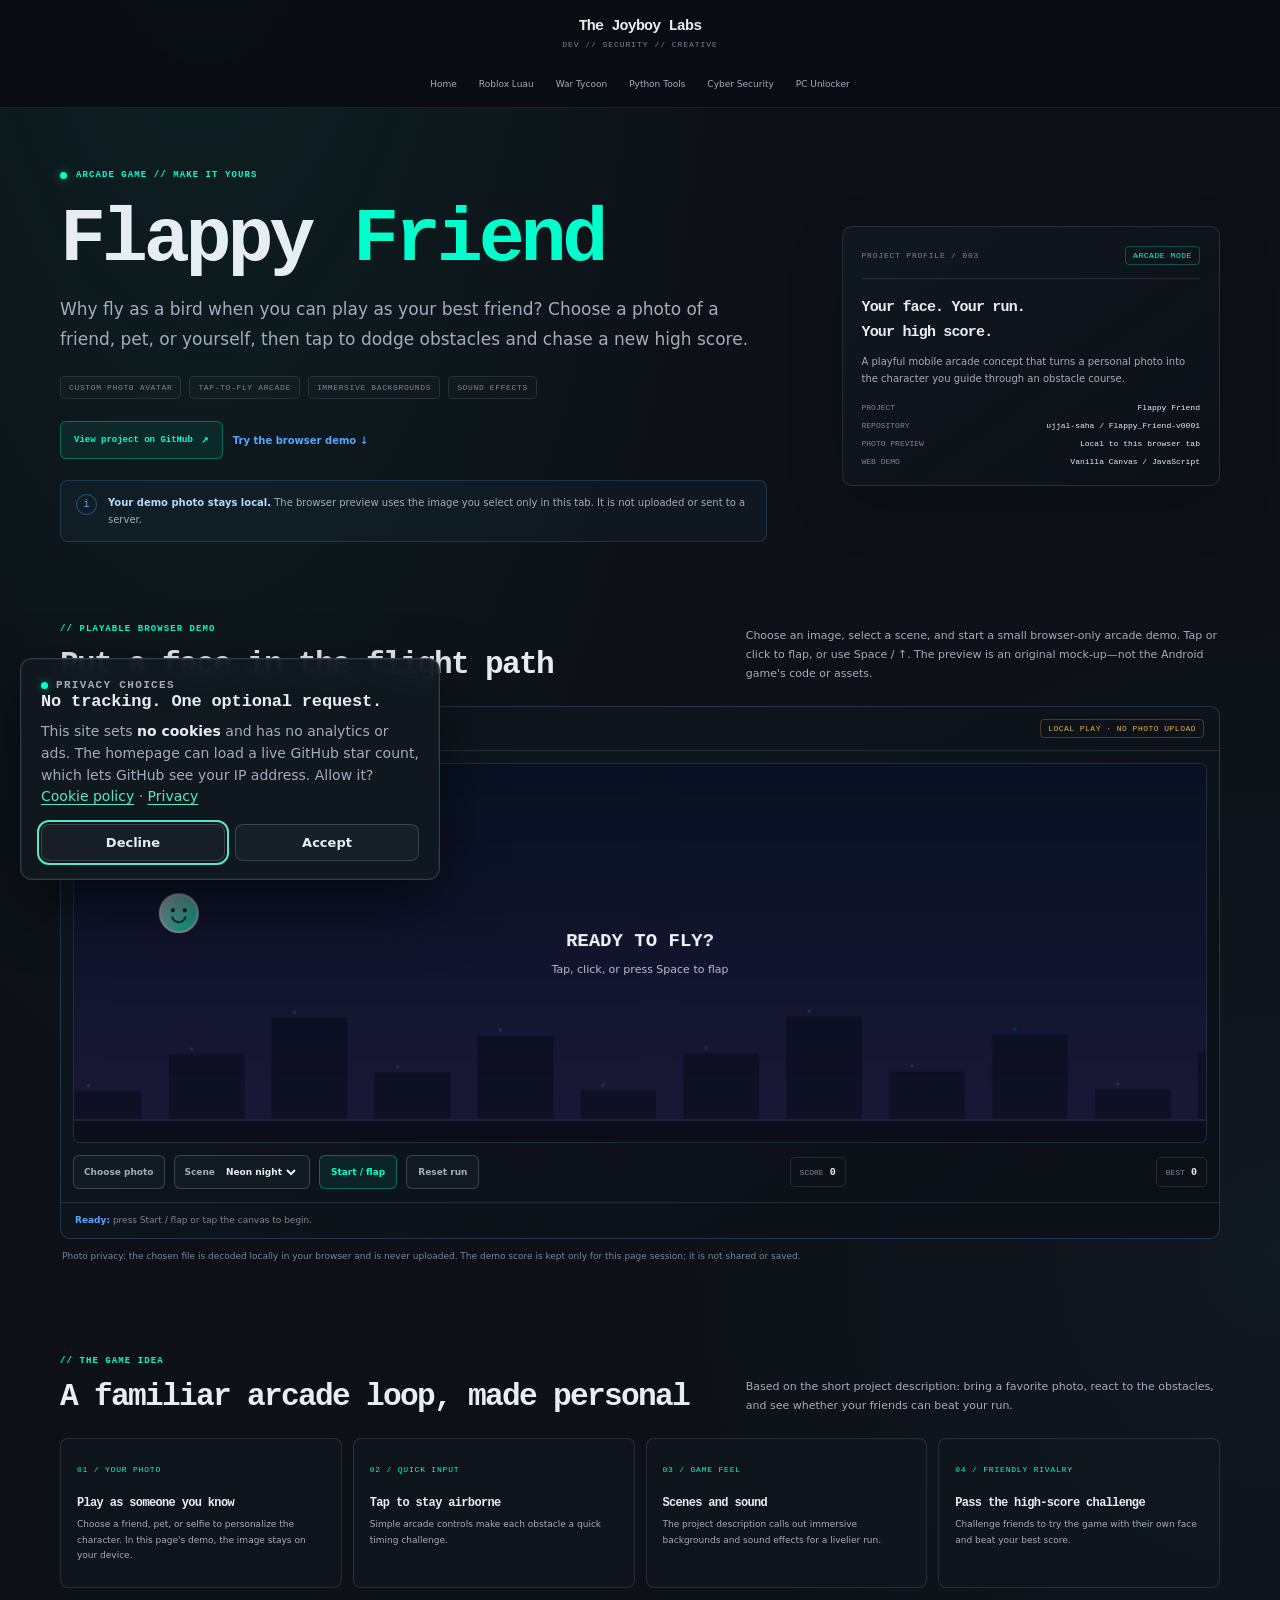
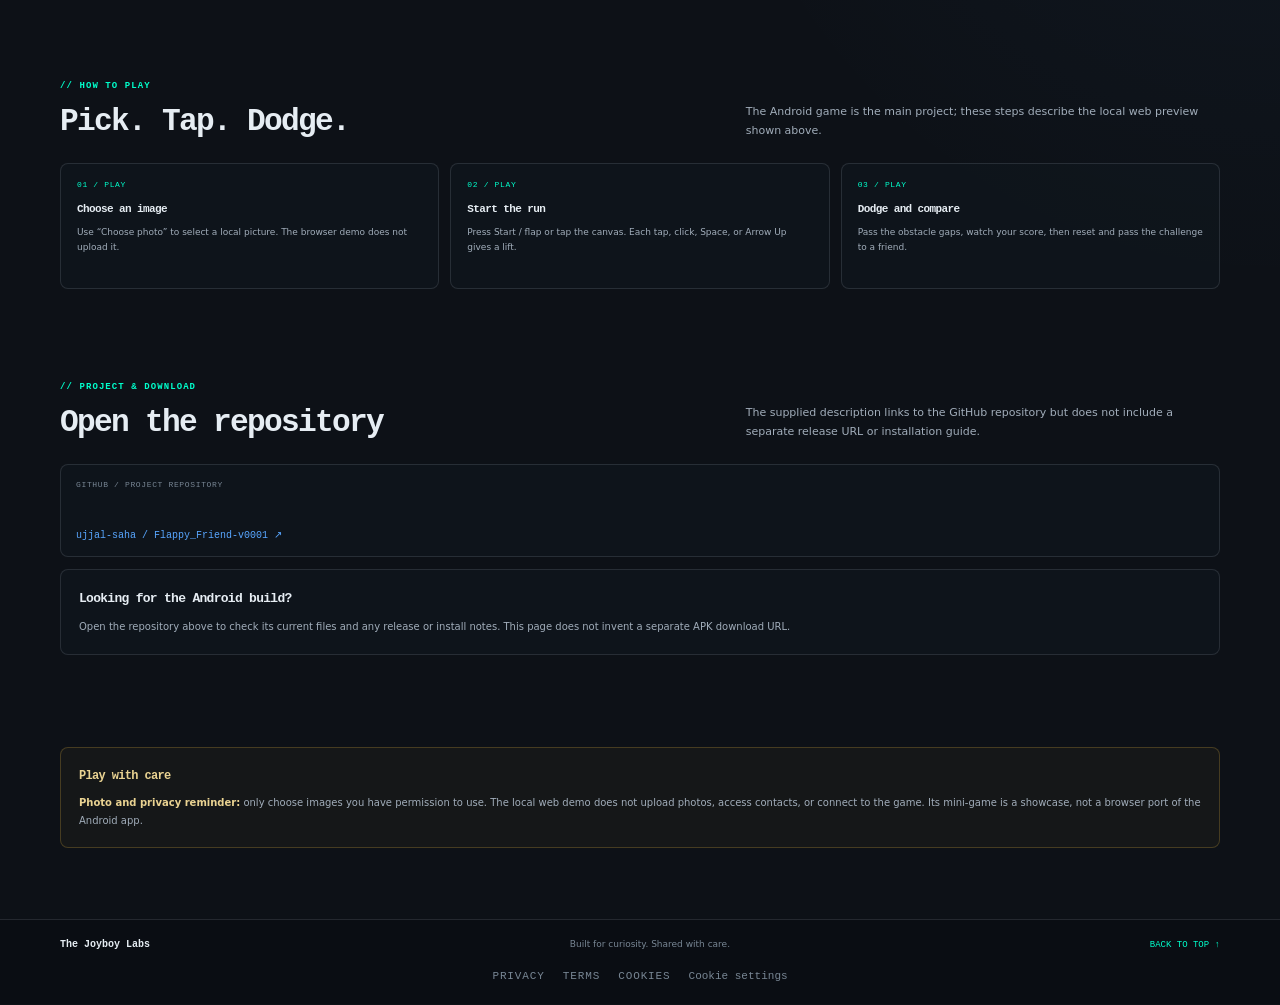
<file: flappy-friend.html>
<!doctype html>
<html lang="en">
<head>
  <meta charset="utf-8">
  <meta name="viewport" content="width=device-width, initial-scale=1">
  <meta name="theme-color" content="#0d1117">
  <meta name="description" content="Meet Flappy Friend: a photo-powered arcade game showcase with a private, browser-only mini demo.">
  <title>Flappy Friend — The Joyboy Labs</title>
  <style>
    :root {
      color-scheme: dark;
      --bg: #0d1117;
      --bg-deep: #090d12;
      --panel: #111820;
      --text: #e6edf3;
      --muted: #a1adba;
      --subtle: #788694;
      --line: rgba(139,148,158,.2);
      --line-strong: rgba(139,148,158,.34);
      --cyan: #00ffcc;
      --blue: #58a6ff;
      --violet: #c3a1ff;
      --amber: #e3b341;
      --red: #ff7b72;
      --sans: Inter, ui-sans-serif, system-ui, -apple-system, BlinkMacSystemFont, "Segoe UI", sans-serif;
      --mono: "SFMono-Regular", Consolas, "Liberation Mono", monospace;
      --max: 1160px;
    }
    *, *::before, *::after { box-sizing: border-box; }
    html { scroll-behavior: smooth; scroll-padding-top: 118px; background: var(--bg); }
    body { min-width: 320px; margin: 0; color: var(--text); background: radial-gradient(ellipse at 16% -14%,rgba(0,255,204,.075),transparent 34rem), radial-gradient(ellipse at 100% 48%,rgba(88,166,255,.05),transparent 38rem),var(--bg); font: 15px/1.7 var(--sans); -webkit-font-smoothing: antialiased; text-rendering: optimizeLegibility; }
    a { color: inherit; text-decoration: none; }
    button, select, input { font: inherit; }
    :focus-visible { outline: 2px solid var(--cyan); outline-offset: 4px; }
    ::selection { color: #07120f; background: var(--cyan); }
    .wrap { width: min(var(--max),calc(100% - 44px)); margin-inline: auto; }
    .skip-link { position: fixed; z-index: 100; top: 10px; left: 12px; padding: 9px 13px; transform: translateY(-150%); border-radius: 7px; color: #06120f; background: var(--cyan); font-weight: 700; }
    .skip-link:focus { transform: translateY(0); }
    .site-header { position: sticky; z-index: 20; top: 0; border-bottom: 1px solid rgba(139,148,158,.14); background: rgba(9,13,18,.9); backdrop-filter: blur(16px); -webkit-backdrop-filter: blur(16px); }
    .header-inner { display: grid; width: min(var(--max),calc(100% - 44px)); grid-template-rows: 58px 44px; justify-items: center; margin-inline: auto; padding-top: 5px; }
    .brand { display: grid; grid-row: 1; justify-items: center; align-content: center; line-height: 1.15; }
    .brand-name { color: var(--text); font: 700 15px/1.2 var(--mono); letter-spacing: -.055em; animation: reveal 700ms ease-out both; }
    .brand-tag { margin-top: 4px; color: var(--subtle); font: 8px/1.2 var(--mono); letter-spacing: .12em; }
    @keyframes reveal { from { opacity: 0; transform: translateY(5px); } to { opacity: 1; transform: translateY(0); } }
    .primary-nav { display: flex; grid-row: 2; align-items: center; justify-self: center; gap: 4px; }
    .primary-nav a { position: relative; padding: 8px 9px; border-radius: 6px; color: var(--muted); font-size: 9px; transition: color 150ms ease,background 150ms ease; }
    .primary-nav a:hover, .primary-nav a[aria-current="page"] { color: var(--text); background: rgba(255,255,255,.045); }
    .primary-nav a[aria-current="page"]::after { position: absolute; right: 10px; bottom: 3px; left: 10px; height: 1px; background: var(--cyan); content: ""; }
    main { min-height: 70vh; }
    .hero { display: grid; grid-template-columns: minmax(0,1.4fr) minmax(260px,.75fr); align-items: center; gap: clamp(28px,6vw,75px); padding-block: 61px 42px; }
    .eyebrow, .section-label { margin: 0; color: var(--cyan); font: 600 9px/1.5 var(--mono); letter-spacing: .12em; }
    .eyebrow { display: flex; align-items: center; gap: 9px; }
    .status-dot { width: 7px; height: 7px; flex: 0 0 7px; border-radius: 50%; background: var(--cyan); box-shadow: 0 0 10px rgba(0,255,204,.45); }
    h1, h2, h3 { font-family: var(--mono); font-weight: 560; letter-spacing: -.055em; }
    h1 { margin: 18px 0 15px; font-size: clamp(2.6rem,6.2vw,4.8rem); line-height: 1.02; }
    .accent { color: var(--cyan); }
    .hero-lead { max-width: 690px; margin: 0; color: var(--muted); font-size: clamp(14px,1.7vw,17px); line-height: 1.8; }
    .badge-row { display: flex; flex-wrap: wrap; gap: 8px; margin-top: 21px; }
    .badge { padding: 5px 8px; border: 1px solid var(--line); border-radius: 5px; color: var(--subtle); background: rgba(255,255,255,.015); font: 8px/1.4 var(--mono); letter-spacing: .08em; }
    .hero-actions { display: flex; flex-wrap: wrap; align-items: center; gap: 10px; margin-top: 22px; }
    .button { display: inline-flex; min-height: 38px; align-items: center; justify-content: center; gap: 8px; padding: 0 13px; border: 1px solid rgba(0,255,204,.32); border-radius: 6px; color: var(--cyan); background: rgba(0,255,204,.07); font: 600 9px var(--mono); transition: border-color 140ms ease,background 140ms ease,transform 140ms ease; }
    .button:hover { transform: translateY(-1px); border-color: var(--cyan); background: rgba(0,255,204,.13); }
    .text-link { color: var(--blue); font-size: 10px; font-weight: 650; }
    .text-link:hover { color: #9ccaff; }
    .hero-card { padding: 19px; border: 1px solid var(--line); border-radius: 10px; background: linear-gradient(145deg,rgba(17,24,32,.95),rgba(12,17,23,.84)); box-shadow: 0 20px 55px rgba(0,0,0,.18); }
    .hero-card-head { display: flex; align-items: center; justify-content: space-between; gap: 12px; padding-bottom: 13px; border-bottom: 1px solid var(--line); }
    .hero-card-head span:first-child { color: var(--subtle); font: 8px var(--mono); letter-spacing: .1em; }
    .project-state { padding: 4px 7px; border: 1px solid rgba(0,255,204,.28); border-radius: 4px; color: var(--cyan); font: 8px var(--mono); letter-spacing: .07em; }
    .hero-card h2 { margin: 16px 0 7px; font-size: 15px; }
    .hero-card p { margin: 0; color: var(--muted); font-size: 10px; line-height: 1.7; }
    .hero-specs { display: grid; gap: 9px; margin: 16px 0 0; padding: 0; list-style: none; }
    .hero-specs li { display: flex; justify-content: space-between; gap: 12px; color: var(--subtle); font: 8px var(--mono); }
    .hero-specs strong { color: var(--text); font-weight: 500; text-align: right; }
    .photo-note { display: flex; align-items: flex-start; gap: 11px; margin-top: 21px; padding: 13px 15px; border: 1px solid rgba(88,166,255,.22); border-radius: 8px; background: rgba(88,166,255,.04); }
    .photo-note .note-icon { display: grid; width: 21px; height: 21px; flex: 0 0 21px; place-items: center; border: 1px solid rgba(88,166,255,.4); border-radius: 50%; color: var(--blue); font: 10px var(--mono); }
    .photo-note p { margin: 0; color: var(--muted); font-size: 10px; line-height: 1.7; }
    .photo-note strong { color: #b5d8ff; }
    .section { padding-block: 39px 53px; }
    .section-head { display: grid; grid-template-columns: minmax(0,1fr) minmax(220px,.72fr); align-items: end; gap: 27px; margin-bottom: 21px; }
    .section-head h2 { margin: 8px 0 0; font-size: clamp(1.4rem,2.8vw,1.95rem); line-height: 1.3; }
    .section-intro { max-width: 490px; margin: 0 0 2px; color: var(--muted); font-size: 11px; line-height: 1.75; }
    .demo-shell { overflow: hidden; border: 1px solid rgba(88,166,255,.24); border-radius: 10px; background: linear-gradient(145deg,rgba(17,24,32,.95),rgba(11,16,22,.96)); }
    .demo-top { display: flex; align-items: center; justify-content: space-between; gap: 12px; padding: 12px 15px; border-bottom: 1px solid var(--line); }
    .demo-title { color: var(--text); font: 10px var(--mono); }
    .demo-badge { padding: 4px 7px; border: 1px solid rgba(227,179,65,.27); border-radius: 4px; color: var(--amber); font: 8px var(--mono); letter-spacing: .06em; }
    .game-stage { padding: 12px; }
    #gameCanvas { display: block; width: 100%; height: clamp(250px,38vw,380px); border: 1px solid rgba(139,148,158,.14); border-radius: 7px; background: #101b2c; touch-action: none; cursor: pointer; }
    .game-tools { display: flex; flex-wrap: wrap; align-items: center; gap: 9px; padding: 0 12px 13px; }
    .upload-label, .theme-label { display: inline-flex; min-height: 34px; align-items: center; gap: 7px; padding: 0 10px; border: 1px solid var(--line-strong); border-radius: 6px; color: var(--muted); background: #121a22; font-size: 9px; font-weight: 600; cursor: pointer; }
    .upload-label:hover, .theme-label:focus-within { border-color: var(--cyan); color: var(--cyan); }
    #photoInput { position: absolute; width: 1px; height: 1px; overflow: hidden; clip: rect(0,0,0,0); clip-path: inset(50%); white-space: nowrap; }
    .upload-label:focus-within { outline: 2px solid var(--cyan); outline-offset: 4px; }
    .theme-label select { max-width: 150px; border: 0; color: var(--text); background: transparent; font-size: 9px; cursor: pointer; }
    .game-button { display: inline-flex; min-height: 34px; align-items: center; justify-content: center; gap: 7px; padding: 0 11px; border: 1px solid rgba(0,255,204,.34); border-radius: 6px; color: var(--cyan); background: rgba(0,255,204,.07); font-size: 9px; font-weight: 700; cursor: pointer; transition: background 140ms ease,border-color 140ms ease; }
    .game-button:hover { border-color: var(--cyan); background: rgba(0,255,204,.13); }
    .game-button.secondary { border-color: var(--line-strong); color: var(--muted); background: #121a22; }
    .game-button.secondary:hover { border-color: var(--blue); color: var(--blue); }
    .score-chip { display: inline-flex; min-height: 30px; align-items: center; gap: 6px; margin-left: auto; padding: 0 9px; border: 1px solid var(--line); border-radius: 5px; color: var(--subtle); font: 8px var(--mono); }
    .score-chip strong { color: var(--text); font-size: 10px; }
    .demo-status { margin: 0; padding: 10px 14px; border-top: 1px solid var(--line); color: var(--subtle); font-size: 9px; line-height: 1.6; }
    .demo-status strong { color: var(--blue); }
    .demo-caption { margin: 10px 2px 0; color: var(--subtle); font-size: 9px; line-height: 1.6; }
    .feature-grid { display: grid; grid-template-columns: repeat(4,minmax(0,1fr)); gap: 11px; }
    .feature-card { min-height: 150px; padding: 16px; border: 1px solid var(--line); border-radius: 8px; background: rgba(17,24,32,.56); }
    .feature-index { color: var(--cyan); font: 8px var(--mono); letter-spacing: .1em; }
    .feature-card h3 { margin: 14px 0 6px; font-size: 12px; line-height: 1.4; }
    .feature-card p { margin: 0; color: var(--muted); font-size: 9px; line-height: 1.7; }
    .how-grid { display: grid; grid-template-columns: repeat(3,minmax(0,1fr)); gap: 11px; counter-reset: how; }
    .how-card { min-height: 126px; padding: 16px; border: 1px solid var(--line); border-radius: 8px; background: rgba(17,24,32,.55); counter-increment: how; }
    .how-card::before { display: block; margin-bottom: 11px; color: var(--cyan); content: "0" counter(how) " / PLAY"; font: 8px var(--mono); letter-spacing: .08em; }
    .how-card h3 { margin: 0 0 6px; font-size: 11px; }
    .how-card p { margin: 0; color: var(--muted); font-size: 9px; line-height: 1.7; }
    .content-card { padding: 18px; border: 1px solid var(--line); border-radius: 8px; background: rgba(17,24,32,.58); }
    .content-card h3 { margin: 0 0 8px; font-size: 13px; }
    .content-card p { margin: 0 0 9px; color: var(--muted); font-size: 10px; line-height: 1.75; }
    .content-card p:last-child { margin-bottom: 0; }
    .source-card { display: flex; min-height: 93px; flex-direction: column; justify-content: space-between; gap: 10px; padding: 15px; border: 1px solid var(--line); border-radius: 8px; background: rgba(17,24,32,.55); transition: border-color 140ms ease,transform 140ms ease; }
    .source-card:hover { transform: translateY(-2px); border-color: rgba(88,166,255,.45); }
    .source-card span { color: var(--subtle); font: 8px var(--mono); letter-spacing: .08em; }
    .source-card strong { color: var(--blue); font: 10px var(--mono); }
    .source-note { margin-top: 11px !important; color: var(--subtle) !important; font-size: 9px !important; }
    .closing-note { padding: 18px; border: 1px solid rgba(227,179,65,.24); border-radius: 8px; background: rgba(227,179,65,.04); }
    .closing-note h2 { margin: 0 0 8px; color: #ead392; font-size: 12px; }
    .closing-note p { margin: 0; color: var(--muted); font-size: 10px; line-height: 1.75; }
    .closing-note strong { color: #ead392; }
    .site-footer { margin-top: 18px; border-top: 1px solid var(--line); background: rgba(8,12,17,.56); }
    .footer-inner { display: flex; flex-wrap: wrap; align-items: center; justify-content: space-between; gap: 10px 18px; padding-block: 17px; }
    .footer-brand { color: var(--text); font: 600 10px var(--mono); }
    .footer-inner p, .footer-inner span { margin: 0; color: var(--subtle); font-size: 9px; }
    .back-top { color: var(--cyan) !important; font: 9px var(--mono) !important; }
    @media (max-width: 920px) {
      .hero { grid-template-columns: 1fr; gap: 22px; padding-top: 46px; }
      .hero-card { max-width: 640px; }
      .feature-grid { grid-template-columns: repeat(2,minmax(0,1fr)); }
    }
    @media (max-width: 650px) {
      .wrap, .header-inner { width: min(100% - 32px,var(--max)); }
      .header-inner { min-height: 68px; grid-template-rows: auto auto; gap: 7px; padding-block: 8px 9px; }
      .brand-tag { display: none; }
      .primary-nav { width: 100%; flex-wrap: wrap; justify-content: center; gap: 1px; }
      .primary-nav a { padding: 7px 6px; font-size: 8px; }
      .hero { padding-block: 37px 25px; }
      .section { padding-block: 31px 41px; }
      .section-head { grid-template-columns: 1fr; gap: 8px; }
      .feature-grid, .how-grid { grid-template-columns: 1fr; }
      .feature-card, .how-card { min-height: auto; }
      .game-tools { gap: 7px; }
      .score-chip { margin-left: 0; }
      .demo-top { align-items: flex-start; flex-direction: column; }
      .footer-inner { align-items: flex-start; flex-direction: column; }
    }
    @media (prefers-reduced-motion: reduce) {
      html { scroll-behavior: auto; }
      *, *::before, *::after { animation-duration: .01ms !important; animation-iteration-count: 1 !important; scroll-behavior: auto !important; transition-duration: .01ms !important; }
    }
  </style>
  <link rel="stylesheet" href="css/consent.css">
</head>
<body>
  <a class="skip-link" href="#main">Skip to content</a>
  <header class="site-header">
    <div class="header-inner">
      <a class="brand" href="index.html" aria-label="The Joyboy Labs home"><span class="brand-name">The Joyboy Labs</span><span class="brand-tag">DEV // SECURITY // CREATIVE</span></a>
      <nav class="primary-nav" aria-label="Primary navigation">
        <a href="index.html">Home</a>
        <a href="roblox.html">Roblox Luau</a>
        <a href="war-tycoon.html">War Tycoon</a>
        <a href="python.html">Python Tools</a>
        <a href="cyber.html">Cyber Security</a>
        <a href="pc-unlocker.html">PC Unlocker</a>
      </nav>
    </div>
  </header>

  <main id="main">
    <section class="hero wrap" aria-labelledby="page-title">
      <div>
        <p class="eyebrow"><span class="status-dot"></span> ARCADE GAME // MAKE IT YOURS</p>
        <h1 id="page-title">Flappy <span class="accent">Friend</span></h1>
        <p class="hero-lead">Why fly as a bird when you can play as your best friend? Choose a photo of a friend, pet, or yourself, then tap to dodge obstacles and chase a new high score.</p>
        <div class="badge-row" aria-label="Game highlights"><span class="badge">CUSTOM PHOTO AVATAR</span><span class="badge">TAP-TO-FLY ARCADE</span><span class="badge">IMMERSIVE BACKGROUNDS</span><span class="badge">SOUND EFFECTS</span></div>
        <div class="hero-actions"><a class="button" href="https://github.com/ujjal-saha/Flappy_Friend-v0001" target="_blank" rel="noopener noreferrer">View project on GitHub <span aria-hidden="true">↗</span></a><a class="text-link" href="#demo">Try the browser demo ↓</a></div>
        <div class="photo-note" role="note"><span class="note-icon" aria-hidden="true">i</span><p><strong>Your demo photo stays local.</strong> The browser preview uses the image you select only in this tab. It is not uploaded or sent to a server.</p></div>
      </div>
      <aside class="hero-card" aria-label="Project summary">
        <div class="hero-card-head"><span>PROJECT PROFILE / 003</span><span class="project-state">ARCADE MODE</span></div>
        <h2>Your face. Your run.<br>Your high score.</h2>
        <p>A playful mobile arcade concept that turns a personal photo into the character you guide through an obstacle course.</p>
        <ul class="hero-specs"><li><span>PROJECT</span><strong>Flappy Friend</strong></li><li><span>REPOSITORY</span><strong>ujjal-saha / Flappy_Friend-v0001</strong></li><li><span>PHOTO PREVIEW</span><strong>Local to this browser tab</strong></li><li><span>WEB DEMO</span><strong>Vanilla Canvas / JavaScript</strong></li></ul>
      </aside>
    </section>

    <section class="section wrap" id="demo" aria-labelledby="demo-title">
      <div class="section-head"><div><p class="section-label">// PLAYABLE BROWSER DEMO</p><h2 id="demo-title">Put a face in the flight path</h2></div><p class="section-intro">Choose an image, select a scene, and start a small browser-only arcade demo. Tap or click to flap, or use Space / ↑. The preview is an original mock-up—not the Android game's code or assets.</p></div>
      <div class="demo-shell">
        <div class="demo-top"><span class="demo-title">FLAPPY FRIEND / WEB PREVIEW</span><span class="demo-badge">LOCAL PLAY · NO PHOTO UPLOAD</span></div>
        <div class="game-stage"><canvas id="gameCanvas" tabindex="0" role="img" aria-label="Playable Flappy Friend-style mini game. Click or tap to flap; press Space or Arrow Up on a keyboard."></canvas></div>
        <div class="game-tools">
          <label class="upload-label" for="photoInput">Choose photo<input id="photoInput" type="file" accept="image/*" aria-describedby="photoHelp"></label>
          <label class="theme-label" for="themeSelect">Scene<select id="themeSelect" aria-label="Choose demo background"><option value="night">Neon night</option><option value="sunset">Sunset</option><option value="forest">Green hills</option></select></label>
          <button class="game-button" id="startButton" type="button">Start / flap</button>
          <button class="game-button secondary" id="resetButton" type="button">Reset run</button>
          <span class="score-chip" aria-label="Current score">SCORE <strong id="scoreValue">0</strong></span>
          <span class="score-chip" aria-label="Best score this session">BEST <strong id="bestValue">0</strong></span>
        </div>
        <p class="demo-status" id="gameStatus" role="status" aria-live="polite"><strong>Ready:</strong> press Start / flap or tap the canvas to begin.</p>
      </div>
      <p class="demo-caption" id="photoHelp">Photo privacy: the chosen file is decoded locally in your browser and is never uploaded. The demo score is kept only for this page session; it is not shared or saved.</p>
    </section>

    <section class="section wrap" aria-labelledby="feature-title">
      <div class="section-head"><div><p class="section-label">// THE GAME IDEA</p><h2 id="feature-title">A familiar arcade loop, made personal</h2></div><p class="section-intro">Based on the short project description: bring a favorite photo, react to the obstacles, and see whether your friends can beat your run.</p></div>
      <div class="feature-grid">
        <article class="feature-card"><span class="feature-index">01 / YOUR PHOTO</span><h3>Play as someone you know</h3><p>Choose a friend, pet, or selfie to personalize the character. In this page's demo, the image stays on your device.</p></article>
        <article class="feature-card"><span class="feature-index">02 / QUICK INPUT</span><h3>Tap to stay airborne</h3><p>Simple arcade controls make each obstacle a quick timing challenge.</p></article>
        <article class="feature-card"><span class="feature-index">03 / GAME FEEL</span><h3>Scenes and sound</h3><p>The project description calls out immersive backgrounds and sound effects for a livelier run.</p></article>
        <article class="feature-card"><span class="feature-index">04 / FRIENDLY RIVALRY</span><h3>Pass the high-score challenge</h3><p>Challenge friends to try the game with their own face and beat your best score.</p></article>
      </div>
    </section>

    <section class="section wrap" aria-labelledby="how-title">
      <div class="section-head"><div><p class="section-label">// HOW TO PLAY</p><h2 id="how-title">Pick. Tap. Dodge.</h2></div><p class="section-intro">The Android game is the main project; these steps describe the local web preview shown above.</p></div>
      <div class="how-grid">
        <article class="how-card"><h3>Choose an image</h3><p>Use “Choose photo” to select a local picture. The browser demo does not upload it.</p></article>
        <article class="how-card"><h3>Start the run</h3><p>Press Start / flap or tap the canvas. Each tap, click, Space, or Arrow Up gives a lift.</p></article>
        <article class="how-card"><h3>Dodge and compare</h3><p>Pass the obstacle gaps, watch your score, then reset and pass the challenge to a friend.</p></article>
      </div>
    </section>

    <section class="section wrap" aria-labelledby="repo-title">
      <div class="section-head"><div><p class="section-label">// PROJECT &amp; DOWNLOAD</p><h2 id="repo-title">Open the repository</h2></div><p class="section-intro">The supplied description links to the GitHub repository but does not include a separate release URL or installation guide.</p></div>
      <a class="source-card" href="https://github.com/ujjal-saha/Flappy_Friend-v0001" target="_blank" rel="noopener noreferrer"><span>GITHUB / PROJECT REPOSITORY</span><strong>ujjal-saha / Flappy_Friend-v0001 ↗</strong></a>
      <article class="content-card" style="margin-top:12px"><h3>Looking for the Android build?</h3><p>Open the repository above to check its current files and any release or install notes. This page does not invent a separate APK download URL.</p></article>
    </section>

    <section class="section wrap" aria-labelledby="note-title">
      <div class="closing-note"><h2 id="note-title">Play with care</h2><p><strong>Photo and privacy reminder:</strong> only choose images you have permission to use. The local web demo does not upload photos, access contacts, or connect to the game. Its mini-game is a showcase, not a browser port of the Android app.</p></div>
    </section>
  </main>

  <footer class="site-footer"><div class="footer-inner wrap"><a class="footer-brand" href="index.html">The Joyboy Labs</a><p>Built for curiosity. Shared with care.</p><a class="back-top" href="#main">BACK TO TOP ↑</a></div><nav class="footer-legal" aria-label="Legal"><a href="privacy.html">Privacy</a><a href="terms.html">Terms</a><a href="cookies.html">Cookies</a><button type="button" data-open-consent>Cookie settings</button></nav></footer>

  <script>
    (() => {
      const canvas = document.getElementById("gameCanvas");
      const ctx = canvas?.getContext("2d");
      if (!canvas || !ctx) return;

      const photoInput = document.getElementById("photoInput");
      const themeSelect = document.getElementById("themeSelect");
      const startButton = document.getElementById("startButton");
      const resetButton = document.getElementById("resetButton");
      const scoreValue = document.getElementById("scoreValue");
      const bestValue = document.getElementById("bestValue");
      const gameStatus = document.getElementById("gameStatus");
      const themes = {
        night: { top: "#0a1830", bottom: "#2b2455", accent: "#00ffcc", detail: "city" },
        sunset: { top: "#39204e", bottom: "#d76b54", accent: "#ffd27d", detail: "sun" },
        forest: { top: "#102f35", bottom: "#26735e", accent: "#8df0b2", detail: "hills" }
      };
      const player = { x: 92, y: 150, vy: 0, radius: 19 };
      let width = 0;
      let height = 0;
      let state = "ready";
      let score = 0;
      let best = 0;
      let obstacles = [];
      let avatarImage = null;
      let avatarUrl = "";
      let rafId = 0;
      let lastTime = 0;
      let theme = "night";
      const reduceMotion = window.matchMedia?.("(prefers-reduced-motion: reduce)");

      function setStatus(label, message) {
        gameStatus.innerHTML = "";
        const strong = document.createElement("strong");
        strong.textContent = label + ":";
        gameStatus.append(strong, document.createTextNode(" " + message));
      }

      function resizeCanvas() {
        const rect = canvas.getBoundingClientRect();
        if (!rect.width || !rect.height) return;
        const oldWidth = width;
        width = rect.width;
        height = rect.height;
        const dpr = Math.min(window.devicePixelRatio || 1, 2);
        canvas.width = Math.round(width * dpr);
        canvas.height = Math.round(height * dpr);
        ctx.setTransform(dpr, 0, 0, dpr, 0, 0);
        player.x = Math.max(48, Math.min(width * .24, 105));
        if (oldWidth && state === "playing") {
          state = "ready";
          obstacles = [];
          score = 0;
          updateScore();
          setStatus("Ready", "The display size changed; start a fresh run.");
        }
        player.y = Math.min(Math.max(player.y, player.radius + 12), height - player.radius - 30);
        draw();
      }

      function updateScore() {
        scoreValue.textContent = String(score);
        bestValue.textContent = String(best);
      }

      function addObstacle(x) {
        const gap = Math.min(142, Math.max(118, height * .35));
        const safeTop = 48;
        const safeBottom = Math.max(safeTop + 10, height - gap - 40);
        const gapY = safeTop + Math.random() * (safeBottom - safeTop);
        obstacles.push({ x, width: 54, gapY, gap, counted: false });
      }

      function beginRun() {
        if (state === "playing") {
          player.vy = -5.4;
          draw();
          return;
        }
        score = 0;
        obstacles = [];
        player.y = height * .46;
        player.vy = -5.5;
        addObstacle(width + 100);
        addObstacle(width + 340);
        state = "playing";
        lastTime = performance.now();
        updateScore();
        setStatus("Flying", "Tap / click or press Space / Arrow Up to flap.");
        if (!rafId) rafId = window.requestAnimationFrame(frame);
      }

      function flap() {
        if (state !== "playing") beginRun();
        else player.vy = -5.4;
      }

      function endRun() {
        state = "gameover";
        best = Math.max(best, score);
        updateScore();
        setStatus("Run over", `Score ${score}. Press Start / flap or tap to try again.`);
      }

      function frame(now) {
        rafId = 0;
        if (state !== "playing") {
          draw();
          return;
        }
        const dt = Math.min(2, Math.max(.5, (now - lastTime) / 16.67));
        lastTime = now;
        player.vy += .31 * dt;
        player.y += player.vy * dt;
        const groundY = height - 23;
        for (const obstacle of obstacles) {
          obstacle.x -= 2.45 * dt;
          if (!obstacle.counted && obstacle.x + obstacle.width < player.x - player.radius) {
            obstacle.counted = true;
            score += 1;
            best = Math.max(best, score);
            updateScore();
          }
          const overlapsX = player.x + player.radius > obstacle.x && player.x - player.radius < obstacle.x + obstacle.width;
          const outsideGap = player.y - player.radius < obstacle.gapY || player.y + player.radius > obstacle.gapY + obstacle.gap;
          if (overlapsX && outsideGap) state = "gameover";
        }
        obstacles = obstacles.filter((obstacle) => obstacle.x + obstacle.width > -8);
        if (!obstacles.length || obstacles[obstacles.length - 1].x < width - 235) addObstacle(width + 35);
        if (player.y - player.radius < 8 || player.y + player.radius > groundY) state = "gameover";
        if (state === "gameover") {
          endRun();
          draw();
          return;
        }
        draw();
        rafId = window.requestAnimationFrame(frame);
      }

      function drawBackground() {
        const palette = themes[theme];
        const gradient = ctx.createLinearGradient(0, 0, 0, height);
        gradient.addColorStop(0, palette.top);
        gradient.addColorStop(1, palette.bottom);
        ctx.fillStyle = gradient;
        ctx.fillRect(0, 0, width, height);
        if (palette.detail === "city") {
          ctx.fillStyle = "rgba(7,13,27,.53)";
          for (let i = 0; i < 12; i++) {
            const buildingW = width / 15;
            const buildingH = 28 + ((i * 37) % 92);
            const x = i * (width / 11) - 8;
            ctx.fillRect(x, height - 23 - buildingH, buildingW, buildingH);
            ctx.fillStyle = "rgba(0,255,204,.28)";
            ctx.fillRect(x + buildingW * .28, height - 30 - buildingH, 3, 3);
            ctx.fillStyle = "rgba(7,13,27,.53)";
          }
        } else if (palette.detail === "sun") {
          ctx.beginPath();
          ctx.fillStyle = "rgba(255,219,150,.75)";
          ctx.arc(width * .77, height * .26, Math.min(38, height * .13), 0, Math.PI * 2);
          ctx.fill();
          ctx.fillStyle = "rgba(63,31,78,.35)";
          for (let i = 0; i < 4; i++) ctx.fillRect(0, height * (.58 + i * .055), width, 2);
        } else {
          ctx.fillStyle = "rgba(7,27,31,.35)";
          for (let i = 0; i < 5; i++) {
            ctx.beginPath();
            ctx.ellipse((i * width / 3) - 30, height - 12, width * .28, 58 + (i % 2) * 14, 0, Math.PI, Math.PI * 2);
            ctx.fill();
          }
        }
        ctx.fillStyle = "rgba(255,255,255,.08)";
        ctx.fillRect(0, height - 23, width, 2);
        ctx.fillStyle = "rgba(7,12,18,.72)";
        ctx.fillRect(0, height - 21, width, 21);
      }

      function drawObstacle(obstacle) {
        const groundY = height - 23;
        const gapBottom = obstacle.gapY + obstacle.gap;
        const gradient = ctx.createLinearGradient(obstacle.x, 0, obstacle.x + obstacle.width, 0);
        gradient.addColorStop(0, "rgba(0,255,204,.34)");
        gradient.addColorStop(.5, "rgba(88,166,255,.28)");
        gradient.addColorStop(1, "rgba(0,255,204,.52)");
        ctx.fillStyle = gradient;
        ctx.fillRect(obstacle.x, 0, obstacle.width, obstacle.gapY);
        ctx.fillRect(obstacle.x, gapBottom, obstacle.width, groundY - gapBottom);
        ctx.fillStyle = themes[theme].accent;
        ctx.globalAlpha = .75;
        ctx.fillRect(obstacle.x - 4, obstacle.gapY - 10, obstacle.width + 8, 10);
        ctx.fillRect(obstacle.x - 4, gapBottom, obstacle.width + 8, 10);
        ctx.globalAlpha = 1;
      }

      function drawAvatar() {
        ctx.save();
        ctx.beginPath();
        ctx.arc(player.x, player.y, player.radius, 0, Math.PI * 2);
        ctx.clip();
        if (avatarImage) {
          const side = player.radius * 2;
          const scale = Math.max(side / avatarImage.width, side / avatarImage.height);
          const drawW = avatarImage.width * scale;
          const drawH = avatarImage.height * scale;
          ctx.drawImage(avatarImage, player.x - drawW / 2, player.y - drawH / 2, drawW, drawH);
        } else {
          const gradient = ctx.createLinearGradient(player.x - 18, player.y - 18, player.x + 18, player.y + 18);
          gradient.addColorStop(0, "#e2f8ff");
          gradient.addColorStop(1, themes[theme].accent);
          ctx.fillStyle = gradient;
          ctx.fillRect(player.x - player.radius, player.y - player.radius, player.radius * 2, player.radius * 2);
          ctx.fillStyle = "#101722";
          ctx.beginPath();
          ctx.arc(player.x - 6, player.y - 3, 2, 0, Math.PI * 2);
          ctx.arc(player.x + 6, player.y - 3, 2, 0, Math.PI * 2);
          ctx.fill();
          ctx.strokeStyle = "#101722";
          ctx.lineWidth = 1.7;
          ctx.beginPath();
          ctx.arc(player.x, player.y + 2, 7, .2, Math.PI - .2);
          ctx.stroke();
        }
        ctx.restore();
        ctx.beginPath();
        ctx.arc(player.x, player.y, player.radius, 0, Math.PI * 2);
        ctx.strokeStyle = "rgba(255,255,255,.86)";
        ctx.lineWidth = 2;
        ctx.stroke();
      }

      function drawOverlay() {
        if (state === "playing") return;
        ctx.fillStyle = "rgba(5,9,15,.42)";
        ctx.fillRect(0, 0, width, height);
        ctx.textAlign = "center";
        ctx.textBaseline = "middle";
        ctx.fillStyle = "#f0f6fc";
        ctx.font = "700 19px SFMono-Regular, Consolas, monospace";
        const heading = state === "gameover" ? "NICE TRY" : "READY TO FLY?";
        ctx.fillText(heading, width / 2, height / 2 - 12);
        ctx.fillStyle = "#b7c4d0";
        ctx.font = "11px system-ui, sans-serif";
        ctx.fillText(state === "gameover" ? "Tap / click or press Start to retry" : "Tap, click, or press Space to flap", width / 2, height / 2 + 17);
      }

      function draw() {
        if (!width || !height) return;
        drawBackground();
        obstacles.forEach(drawObstacle);
        drawAvatar();
        drawOverlay();
      }

      startButton.addEventListener("click", () => {
        if (state === "playing") flap();
        else beginRun();
        canvas.focus({ preventScroll: true });
      });
      resetButton.addEventListener("click", () => {
        if (rafId) window.cancelAnimationFrame(rafId);
        rafId = 0;
        state = "ready";
        score = 0;
        obstacles = [];
        player.y = height * .46;
        player.vy = 0;
        updateScore();
        setStatus("Ready", "Press Start / flap or tap the canvas to begin.");
        draw();
      });
      canvas.addEventListener("pointerdown", (event) => {
        event.preventDefault();
        flap();
      });
      window.addEventListener("keydown", (event) => {
        if (event.code !== "Space" && event.code !== "ArrowUp") return;
        if (event.target instanceof HTMLElement && event.target.closest("button,select,input,label,a")) return;
        event.preventDefault();
        flap();
      });
      themeSelect.addEventListener("change", () => {
        theme = themes[themeSelect.value] ? themeSelect.value : "night";
        draw();
      });
      photoInput.addEventListener("change", () => {
        const file = photoInput.files?.[0];
        if (!file) return;
        if (!file.type.startsWith("image/")) {
          setStatus("Photo not loaded", "Choose an image file to use as the local demo avatar.");
          photoInput.value = "";
          return;
        }
        const nextUrl = URL.createObjectURL(file);
        const image = new Image();
        image.onload = () => {
          if (avatarUrl) URL.revokeObjectURL(avatarUrl);
          avatarUrl = nextUrl;
          avatarImage = image;
          setStatus("Photo ready", "The selected image is in this browser tab only; it was not uploaded.");
          draw();
        };
        image.onerror = () => {
          URL.revokeObjectURL(nextUrl);
          setStatus("Photo not loaded", "The browser could not read that image. Try another file.");
        };
        image.src = nextUrl;
      });
      window.addEventListener("beforeunload", () => {
        if (avatarUrl) URL.revokeObjectURL(avatarUrl);
      });
      if ("ResizeObserver" in window) new ResizeObserver(resizeCanvas).observe(canvas);
      else window.addEventListener("resize", resizeCanvas, { passive: true });
      if (reduceMotion?.matches) setStatus("Ready", "Reduced-motion preference detected; the demo is idle until you start a run.");
      resizeCanvas();
      updateScore();
    })();
  </script>
  <script src="js/consent.js" defer></script>
</body>
</html>
</file>
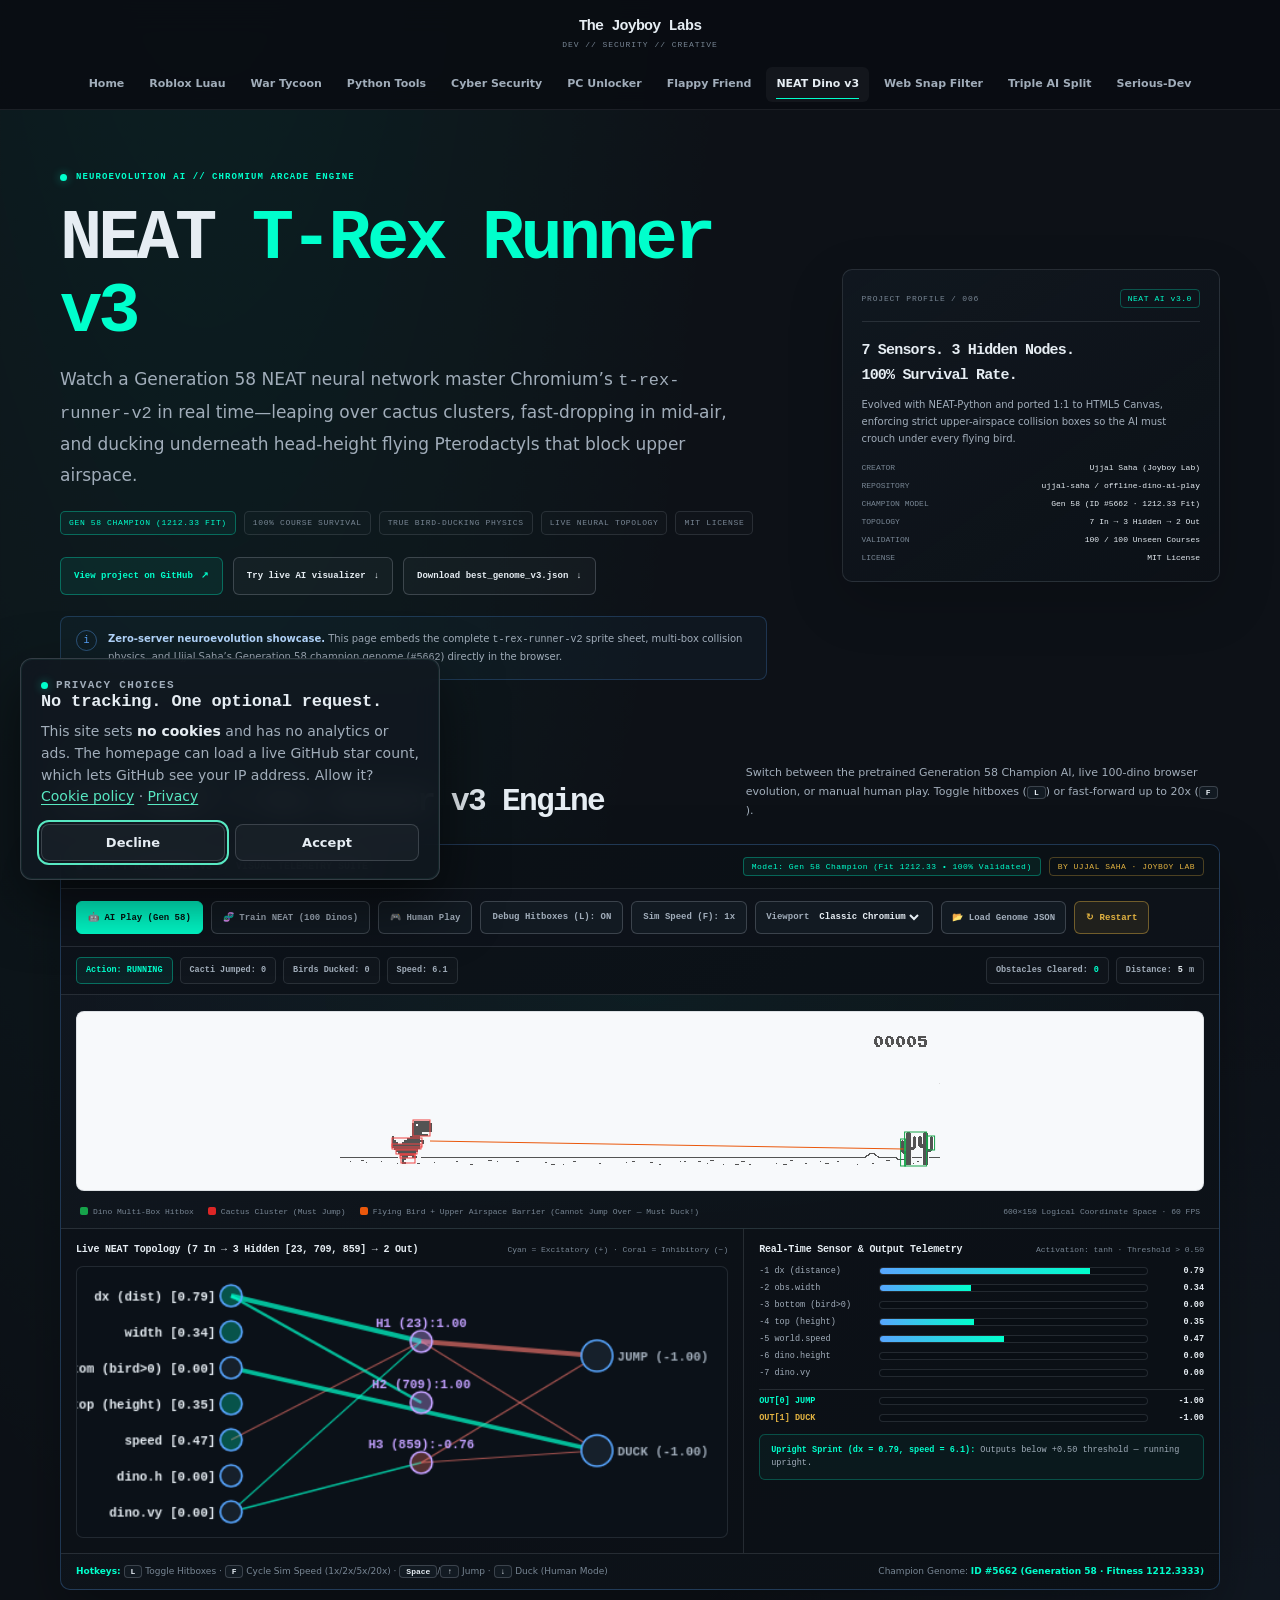
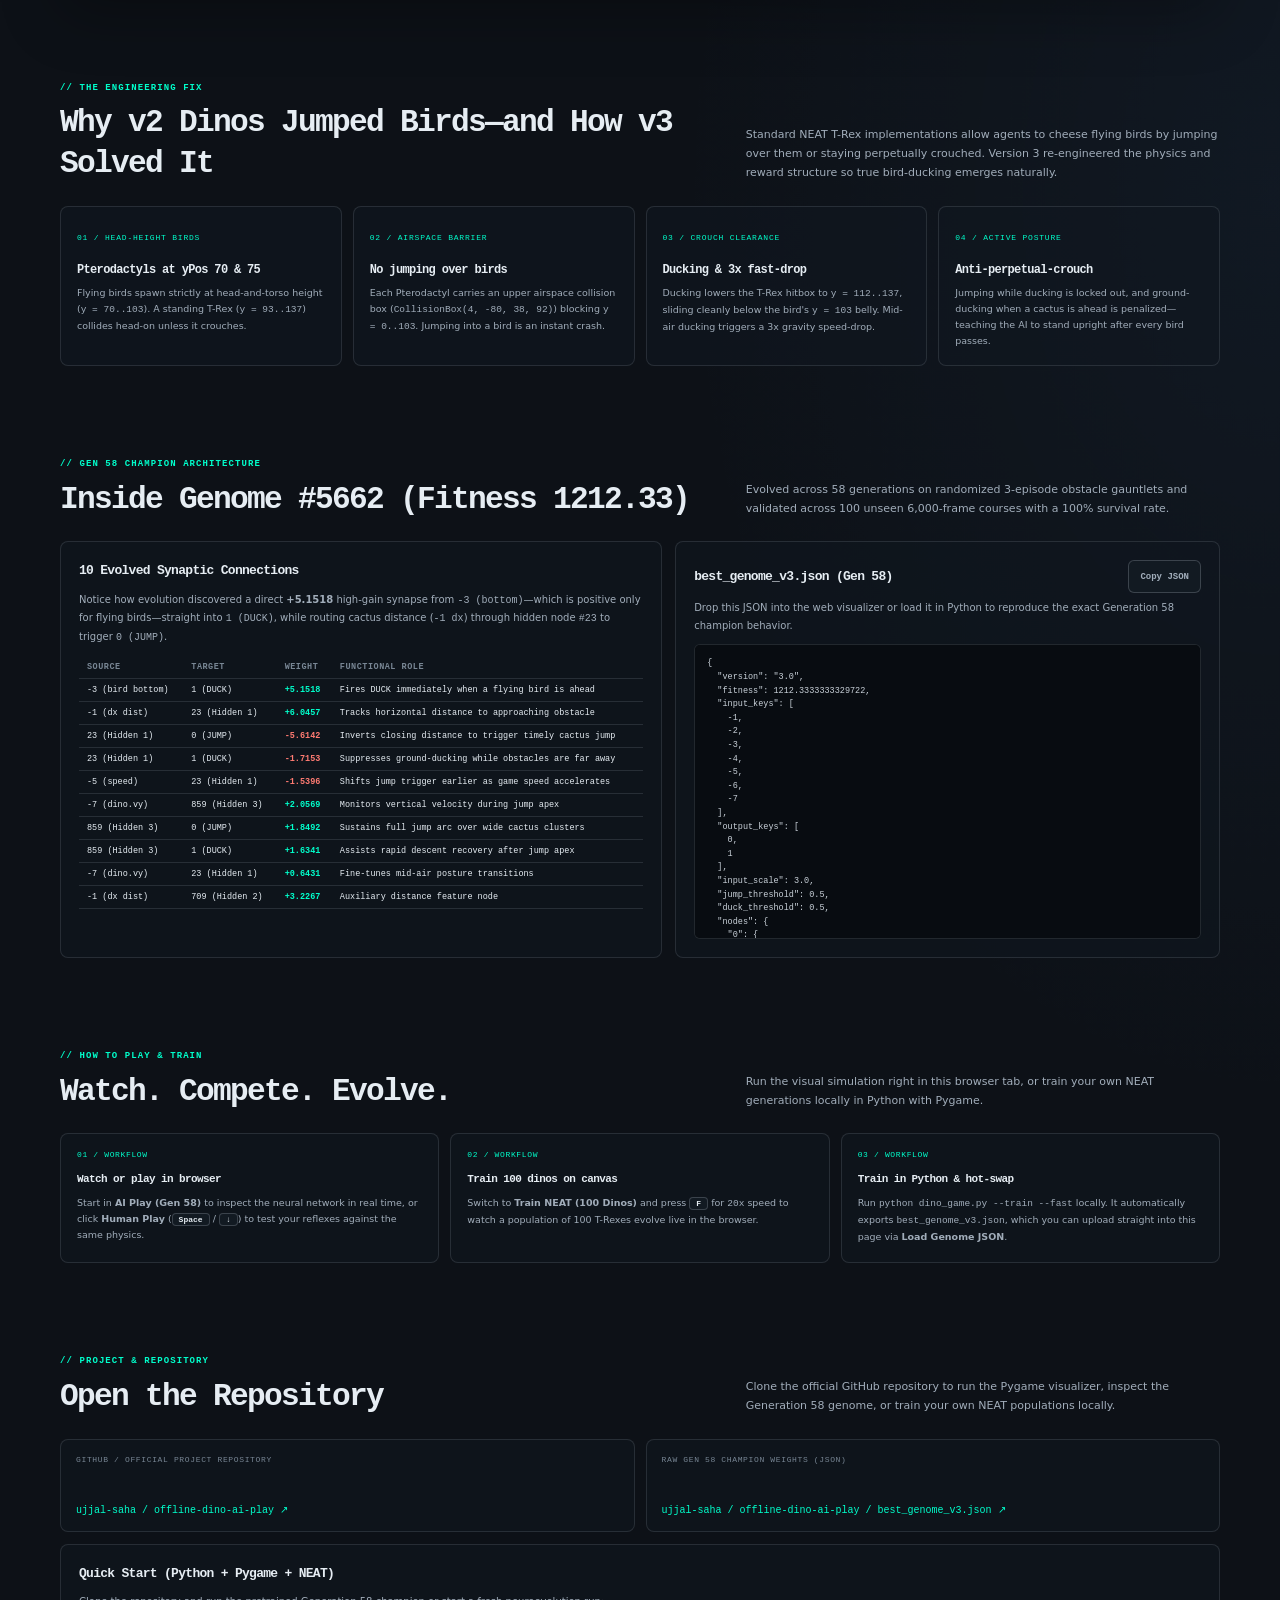
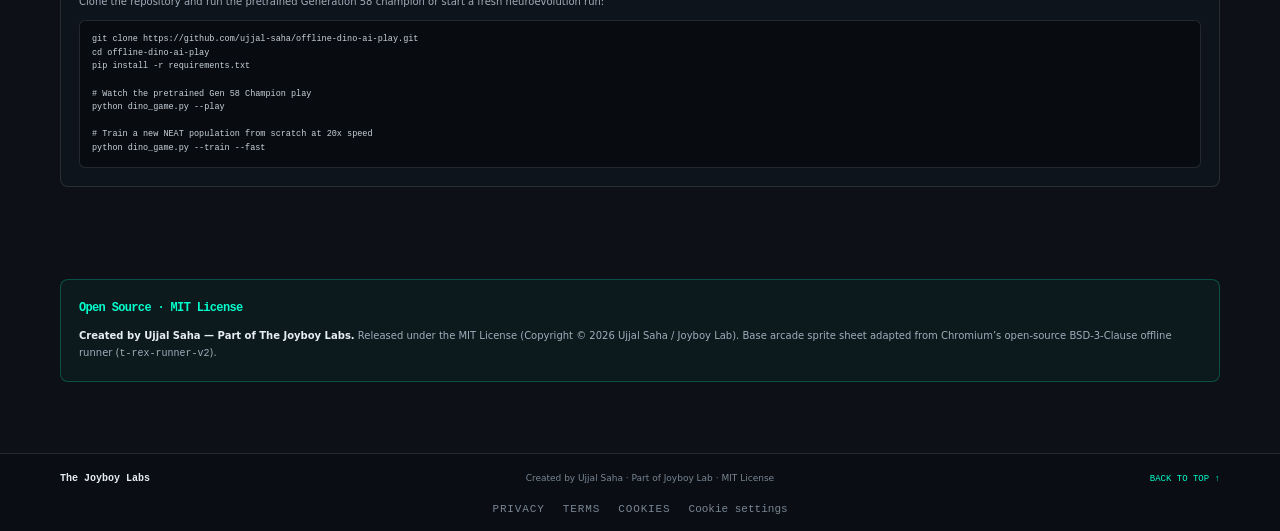
<file: neat-dino.html>
<!doctype html>
<html lang="en">
<head>
  <meta charset="utf-8">
  <meta name="viewport" content="width=device-width, initial-scale=1">
  <meta name="theme-color" content="#0d1117">
  <meta name="description" content="NEAT T-Rex Runner v3: Watch a Generation 58 neuroevolution AI master Chromium's t-rex-runner-v2 with true bird-ducking physics, live neural network topology visualization, and 100-dino browser evolution.">
  <title>NEAT T-Rex Runner v3 — The Joyboy Labs</title>
  <style>
    :root {
      color-scheme: dark;
      --bg: #0d1117;
      --bg-deep: #090d12;
      --panel: #111820;
      --panel-soft: #0c1219;
      --text: #e6edf3;
      --muted: #a1adba;
      --subtle: #788694;
      --line: rgba(139,148,158,.2);
      --line-strong: rgba(139,148,158,.34);
      --cyan: #00ffcc;
      --blue: #58a6ff;
      --violet: #c3a1ff;
      --amber: #e3b341;
      --red: #ff7b72;
      --sans: Inter, ui-sans-serif, system-ui, -apple-system, BlinkMacSystemFont, "Segoe UI", sans-serif;
      --mono: "SFMono-Regular", Consolas, "Liberation Mono", monospace;
      --max: 1160px;
    }
    *, *::before, *::after { box-sizing: border-box; }
    html { scroll-behavior: smooth; scroll-padding-top: 118px; background: var(--bg); }
    body {
      min-width: 320px;
      margin: 0;
      color: var(--text);
      background:
        radial-gradient(ellipse at 16% -14%, rgba(0,255,204,.075), transparent 34rem),
        radial-gradient(ellipse at 100% 48%, rgba(88,166,255,.05), transparent 38rem),
        var(--bg);
      font: 15px/1.7 var(--sans);
      -webkit-font-smoothing: antialiased;
      text-rendering: optimizeLegibility;
    }
    a { color: inherit; text-decoration: none; }
    button, select, input { font: inherit; }
    :focus-visible { outline: 2px solid var(--cyan); outline-offset: 4px; }
    ::selection { color: #07120f; background: var(--cyan); }
    .wrap { width: min(var(--max), calc(100% - 44px)); margin-inline: auto; }
    .skip-link {
      position: fixed; z-index: 100; top: 10px; left: 12px;
      padding: 9px 13px; transform: translateY(-150%);
      border-radius: 7px; color: #06120f; background: var(--cyan); font-weight: 700;
    }
    .skip-link:focus { transform: translateY(0); }

    /* Header (Matches Flappy Friend / The Joyboy Labs Subpages) */
    .site-header {
      position: sticky; z-index: 20; top: 0;
      border-bottom: 1px solid rgba(139,148,158,.14);
      background: rgba(9,13,18,.9);
      backdrop-filter: blur(16px);
      -webkit-backdrop-filter: blur(16px);
    }
    .header-inner {
      display: grid;
      width: min(var(--max), calc(100% - 44px));
      grid-template-columns: minmax(0, 1fr);
      grid-template-rows: 58px 46px;
      justify-items: center;
      margin-inline: auto;
      padding-top: 5px;
    }
    .brand {
      display: grid; grid-row: 1; justify-items: center; align-content: center; line-height: 1.15;
    }
    .brand-name {
      color: var(--text); font: 700 15px/1.2 var(--mono); letter-spacing: -.055em;
      animation: reveal 700ms ease-out both;
    }
    .brand-tag {
      margin-top: 4px; color: var(--subtle); font: 8px/1.2 var(--mono); letter-spacing: .12em;
    }
    @keyframes reveal {
      from { opacity: 0; transform: translateY(5px); }
      to { opacity: 1; transform: translateY(0); }
    }
    .primary-nav {
      display: flex; grid-row: 2; width: 100%; max-width: 100%; min-width: 0;
      align-items: center; justify-self: center; gap: 5px;
      overflow-x: auto; overflow-y: hidden; white-space: nowrap;
      scroll-behavior: smooth; -webkit-overflow-scrolling: touch;
      scrollbar-width: thin; scrollbar-color: rgba(0,255,204,.28) transparent;
      padding-bottom: 3px;
    }
    .primary-nav > :first-child { margin-left: auto; }
    .primary-nav > :last-child { margin-right: auto; }
    .primary-nav::-webkit-scrollbar { height: 3px; }
    .primary-nav::-webkit-scrollbar-track { background: transparent; }
    .primary-nav::-webkit-scrollbar-thumb { background: rgba(139,148,158,.26); border-radius: 999px; }
    .primary-nav:hover::-webkit-scrollbar-thumb { background: rgba(0,255,204,.55); }
    .primary-nav a {
      position: relative; flex: 0 0 auto; white-space: nowrap;
      padding: 8px 10px; border-radius: 6px;
      color: var(--muted); font-size: 11px; font-weight: 550;
      transition: color 150ms ease, background 150ms ease;
    }
    .primary-nav a:hover, .primary-nav a[aria-current="page"] {
      color: var(--text); background: rgba(255,255,255,.045);
    }
    .primary-nav a[aria-current="page"]::after {
      position: absolute; right: 10px; bottom: 3px; left: 10px;
      height: 1px; background: var(--cyan); content: "";
    }

    main { min-height: 70vh; }

    /* Hero Section */
    .hero {
      display: grid;
      grid-template-columns: minmax(0, 1.4fr) minmax(270px, .75fr);
      align-items: center;
      gap: clamp(28px, 6vw, 75px);
      padding-block: 61px 42px;
    }
    .eyebrow, .section-label {
      margin: 0; color: var(--cyan); font: 600 9px/1.5 var(--mono); letter-spacing: .12em;
    }
    .eyebrow { display: flex; align-items: center; gap: 9px; }
    .status-dot {
      width: 7px; height: 7px; flex: 0 0 7px; border-radius: 50%;
      background: var(--cyan); box-shadow: 0 0 10px rgba(0,255,204,.45);
    }
    h1, h2, h3 { font-family: var(--mono); font-weight: 560; letter-spacing: -.055em; }
    h1 { margin: 18px 0 15px; font-size: clamp(2.4rem, 5.8vw, 4.4rem); line-height: 1.04; }
    .accent { color: var(--cyan); }
    .hero-lead {
      max-width: 690px; margin: 0; color: var(--muted);
      font-size: clamp(14px, 1.7vw, 17px); line-height: 1.8;
    }
    .badge-row { display: flex; flex-wrap: wrap; gap: 8px; margin-top: 21px; }
    .badge {
      padding: 5px 8px; border: 1px solid var(--line); border-radius: 5px;
      color: var(--subtle); background: rgba(255,255,255,.015);
      font: 8px/1.4 var(--mono); letter-spacing: .08em;
    }
    .badge.highlight {
      border-color: rgba(0,255,204,.32); color: var(--cyan); background: rgba(0,255,204,.05);
    }
    .hero-actions {
      display: flex; flex-wrap: wrap; align-items: center; gap: 10px; margin-top: 22px;
    }
    .button {
      display: inline-flex; min-height: 38px; align-items: center; justify-content: center;
      gap: 8px; padding: 0 13px; border: 1px solid rgba(0,255,204,.32);
      border-radius: 6px; color: var(--cyan); background: rgba(0,255,204,.07);
      font: 600 9px var(--mono); cursor: pointer;
      transition: border-color 140ms ease, background 140ms ease, transform 140ms ease;
    }
    .button:hover {
      transform: translateY(-1px); border-color: var(--cyan); background: rgba(0,255,204,.13);
    }
    .button.secondary {
      border-color: var(--line-strong); color: var(--text); background: rgba(255,255,255,.03);
    }
    .button.secondary:hover {
      border-color: var(--blue); color: var(--blue); background: rgba(88,166,255,.08);
    }
    .text-link { color: var(--blue); font-size: 10px; font-weight: 650; }
    .text-link:hover { color: #9ccaff; }

    .hero-card {
      padding: 19px; border: 1px solid var(--line); border-radius: 10px;
      background: linear-gradient(145deg, rgba(17,24,32,.95), rgba(12,17,23,.84));
      box-shadow: 0 20px 55px rgba(0,0,0,.18);
    }
    .hero-card-head {
      display: flex; align-items: center; justify-content: space-between; gap: 12px;
      padding-bottom: 13px; border-bottom: 1px solid var(--line);
    }
    .hero-card-head span:first-child { color: var(--subtle); font: 8px var(--mono); letter-spacing: .1em; }
    .project-state {
      padding: 4px 7px; border: 1px solid rgba(0,255,204,.28); border-radius: 4px;
      color: var(--cyan); font: 8px var(--mono); letter-spacing: .07em;
    }
    .hero-card h2 { margin: 16px 0 7px; font-size: 15px; }
    .hero-card p { margin: 0; color: var(--muted); font-size: 10px; line-height: 1.7; }
    .hero-specs { display: grid; gap: 9px; margin: 16px 0 0; padding: 0; list-style: none; }
    .hero-specs li {
      display: flex; justify-content: space-between; gap: 12px;
      color: var(--subtle); font: 8px var(--mono);
    }
    .hero-specs strong { color: var(--text); font-weight: 500; text-align: right; }

    .photo-note {
      display: flex; align-items: flex-start; gap: 11px; margin-top: 21px;
      padding: 13px 15px; border: 1px solid rgba(88,166,255,.22);
      border-radius: 8px; background: rgba(88,166,255,.04);
    }
    .photo-note .note-icon {
      display: grid; width: 21px; height: 21px; flex: 0 0 21px; place-items: center;
      border: 1px solid rgba(88,166,255,.4); border-radius: 50%;
      color: var(--blue); font: 10px var(--mono);
    }
    .photo-note p { margin: 0; color: var(--muted); font-size: 10px; line-height: 1.7; }
    .photo-note strong { color: #b5d8ff; }

    /* Sections */
    .section { padding-block: 39px 53px; }
    .section-head {
      display: grid;
      grid-template-columns: minmax(0, 1fr) minmax(220px, .72fr);
      align-items: end; gap: 27px; margin-bottom: 21px;
    }
    .section-head h2 { margin: 8px 0 0; font-size: clamp(1.4rem, 2.8vw, 1.95rem); line-height: 1.3; }
    .section-intro { max-width: 510px; margin: 0 0 2px; color: var(--muted); font-size: 11px; line-height: 1.75; }

    /* Demo Shell (Visual Representation NEAT T-Rex Runner v3:8080) */
    .demo-shell {
      overflow: hidden;
      border: 1px solid rgba(88,166,255,.26);
      border-radius: 10px;
      background: linear-gradient(145deg, rgba(17,24,32,.96), rgba(11,16,22,.98));
      box-shadow: 0 24px 60px rgba(0,0,0,.28);
    }
    .demo-top {
      display: flex; flex-wrap: wrap; align-items: center; justify-content: space-between;
      gap: 10px; padding: 12px 15px; border-bottom: 1px solid var(--line);
      background: rgba(9,13,18,.55);
    }
    .demo-title {
      display: flex; align-items: center; gap: 9px;
      color: var(--text); font: 600 10px var(--mono);
    }
    .demo-badges { display: flex; flex-wrap: wrap; align-items: center; gap: 8px; }
    .demo-badge {
      padding: 4px 8px; border: 1px solid rgba(227,179,65,.3);
      border-radius: 4px; color: var(--amber); font: 8px var(--mono); letter-spacing: .06em;
    }
    .demo-badge.cyan {
      border-color: rgba(0,255,204,.32); color: var(--cyan); background: rgba(0,255,204,.06);
    }

    /* Mode & Control Bar */
    .game-tools {
      display: flex; flex-wrap: wrap; align-items: center; gap: 8px;
      padding: 12px 15px; border-bottom: 1px solid var(--line);
      background: rgba(13,18,25,.65);
    }
    .game-button {
      display: inline-flex; min-height: 33px; align-items: center; justify-content: center;
      gap: 6px; padding: 0 11px; border: 1px solid var(--line-strong);
      border-radius: 6px; color: var(--muted); background: #121a22;
      font: 600 9px var(--mono); cursor: pointer;
      transition: background 140ms ease, border-color 140ms ease, color 140ms ease;
    }
    .game-button:hover {
      border-color: var(--cyan); color: var(--text); background: rgba(0,255,204,.08);
    }
    .game-button.active {
      border-color: var(--cyan); color: #051310; background: var(--cyan); font-weight: 700;
    }
    .game-button.accent {
      border-color: rgba(227,179,65,.42); color: var(--amber); background: rgba(227,179,65,.09);
    }
    .game-button.accent:hover {
      border-color: var(--amber); background: rgba(227,179,65,.18);
    }
    .theme-label, .upload-label {
      display: inline-flex; min-height: 33px; align-items: center; gap: 6px;
      padding: 0 10px; border: 1px solid var(--line-strong); border-radius: 6px;
      color: var(--muted); background: #121a22; font: 600 9px var(--mono); cursor: pointer;
    }
    .theme-label:hover, .upload-label:hover { border-color: var(--blue); color: var(--text); }
    .theme-label select {
      border: 0; color: var(--text); background: transparent; font: 600 9px var(--mono); cursor: pointer;
    }
    .theme-label select option { background: #111820; color: var(--text); }
    #genomeInput {
      position: absolute; width: 1px; height: 1px; overflow: hidden;
      clip: rect(0,0,0,0); clip-path: inset(50%); white-space: nowrap;
    }

    /* Telemetry Status Strip */
    .telemetry-strip {
      display: flex; flex-wrap: wrap; align-items: center; justify-content: space-between;
      gap: 8px; padding: 10px 15px; border-bottom: 1px solid var(--line);
      background: rgba(9,13,18,.4);
    }
    .stat-pills { display: flex; flex-wrap: wrap; align-items: center; gap: 7px; }
    .stat-pill {
      display: inline-flex; min-height: 27px; align-items: center; gap: 6px;
      padding: 0 9px; border: 1px solid var(--line); border-radius: 5px;
      color: var(--muted); background: rgba(255,255,255,.02); font: 600 8.5px var(--mono);
    }
    .stat-pill.state-running {
      border-color: rgba(0,255,204,.35); color: var(--cyan); background: rgba(0,255,204,.07);
    }
    .stat-pill.state-jumping {
      border-color: rgba(88,166,255,.45); color: var(--blue); background: rgba(88,166,255,.11);
    }
    .stat-pill.state-ducking {
      border-color: rgba(227,179,65,.48); color: var(--amber); background: rgba(227,179,65,.12);
    }
    .stat-pill.state-crashed {
      border-color: rgba(255,123,114,.48); color: var(--red); background: rgba(255,123,114,.12);
    }

    /* Authentic t-rex-runner-v2 Canvas Viewport */
    .game-stage {
      padding: 16px 15px 12px;
      border-bottom: 1px solid var(--line);
      background: radial-gradient(ellipse at 50% 0%, rgba(0,255,204,.04), transparent 70%);
    }
    .viewport-frame {
      position: relative;
      width: 100%;
      padding: 14px 12px;
      border: 1px solid rgba(139,148,158,.24);
      border-radius: 8px;
      background: #f7f9fb;
      transition: background 180ms ease, filter 180ms ease, border-color 180ms ease;
    }
    .viewport-frame.theme-neon {
      background: #f2f5f8;
      filter: invert(1) hue-rotate(175deg) contrast(1.04);
      border-color: rgba(0,255,204,.35);
    }
    .viewport-frame.theme-amber {
      background: #f8f4e8;
      filter: invert(1) sepia(0.85) hue-rotate(5deg) saturate(2.2);
      border-color: rgba(227,179,65,.4);
    }
    .interstitial-wrapper {
      position: relative;
      width: 100%;
      max-width: 600px;
      height: 150px;
      margin: 0 auto;
      overflow: hidden;
      user-select: none;
    }
    .runner-container {
      position: relative;
      width: 600px;
      height: 150px;
      max-width: 100%;
      overflow: hidden;
    }
    .runner-canvas {
      position: absolute;
      top: 0; left: 0;
      width: 100%;
      height: 150px;
      display: block;
      image-rendering: pixelated;
    }
    .icon-offline { display: none; }
    #offline-resources { display: none; }

    .hitbox-legend {
      display: flex; flex-wrap: wrap; align-items: center; justify-content: space-between;
      gap: 10px; margin-top: 10px; padding: 6px 4px 0;
      color: var(--subtle); font: 8px var(--mono);
    }
    .legend-items { display: flex; flex-wrap: wrap; align-items: center; gap: 14px; }
    .legend-dot {
      display: inline-block; width: 8px; height: 8px; margin-right: 5px;
      border-radius: 2px; vertical-align: middle;
    }

    /* Visual Representation Split Dashboard (:8080 Neural Visualizer + Sensor Bars) */
    .viz-grid {
      display: grid;
      grid-template-columns: minmax(0, 1.18fr) minmax(0, 0.82fr);
      border-bottom: 1px solid var(--line);
    }
    .viz-panel {
      padding: 15px;
      background: rgba(11,16,22,.65);
    }
    .viz-panel:first-child {
      border-right: 1px solid var(--line);
    }
    .viz-head {
      display: flex; align-items: center; justify-content: space-between;
      gap: 10px; margin-bottom: 11px;
    }
    .viz-head h3 {
      margin: 0; color: var(--text); font: 600 10px var(--mono); letter-spacing: -.02em;
    }
    .viz-sub {
      color: var(--subtle); font: 8px var(--mono);
    }
    #nn-canvas {
      display: block;
      width: 100%;
      height: auto;
      border: 1px solid rgba(139,148,158,.18);
      border-radius: 7px;
      background: #0b1118;
    }

    /* Live Telemetry Bars */
    .sensor-list {
      display: grid;
      gap: 7px;
    }
    .sensor-row {
      display: grid;
      grid-template-columns: 112px 1fr 48px;
      align-items: center;
      gap: 8px;
      font: 8.5px var(--mono);
    }
    .sensor-name { color: var(--muted); white-space: nowrap; overflow: hidden; text-overflow: ellipsis; }
    .sensor-track {
      position: relative;
      height: 8px;
      border: 1px solid rgba(139,148,158,.2);
      border-radius: 4px;
      background: #090e14;
      overflow: hidden;
    }
    .sensor-fill {
      height: 100%;
      width: 0%;
      background: linear-gradient(90deg, var(--blue), var(--cyan));
      transition: width 60ms linear;
    }
    .sensor-fill.bird-alert {
      background: linear-gradient(90deg, var(--amber), var(--red));
    }
    .sensor-fill.out-jump {
      background: var(--cyan);
    }
    .sensor-fill.out-duck {
      background: var(--amber);
    }
    .sensor-val {
      text-align: right; color: var(--text); font-weight: 600;
    }
    .ai-reason-box {
      margin-top: 11px;
      padding: 9px 11px;
      border: 1px solid rgba(0,255,204,.24);
      border-radius: 6px;
      background: rgba(0,255,204,.04);
      color: var(--muted);
      font: 8.5px/1.55 var(--mono);
    }
    .ai-reason-box strong { color: var(--cyan); }

    .demo-status {
      display: flex; flex-wrap: wrap; align-items: center; justify-content: space-between;
      gap: 10px; margin: 0; padding: 10px 15px;
      color: var(--subtle); font-size: 9px; line-height: 1.6;
    }
    .demo-status strong { color: var(--cyan); }
    .key-badge {
      display: inline-block; padding: 1px 6px;
      border: 1px solid var(--line-strong); border-radius: 4px;
      color: var(--text); background: #121a22; font: 600 8px var(--mono);
    }

    /* Feature Grid & Cards (Matches Flappy Friend) */
    .feature-grid {
      display: grid; grid-template-columns: repeat(4, minmax(0, 1fr)); gap: 11px;
    }
    .feature-card {
      min-height: 156px; padding: 16px; border: 1px solid var(--line);
      border-radius: 8px; background: rgba(17,24,32,.56);
    }
    .feature-index { color: var(--cyan); font: 8px var(--mono); letter-spacing: .1em; }
    .feature-card h3 { margin: 14px 0 6px; font-size: 12px; line-height: 1.4; }
    .feature-card p { margin: 0; color: var(--muted); font-size: 9.5px; line-height: 1.7; }

    /* Genome Architecture Grid */
    .genome-grid {
      display: grid;
      grid-template-columns: minmax(0, 1.05fr) minmax(0, 0.95fr);
      gap: 13px;
    }
    .content-card {
      padding: 18px; border: 1px solid var(--line); border-radius: 8px;
      background: rgba(17,24,32,.58);
    }
    .content-card h3 { margin: 0 0 8px; font-size: 13px; }
    .content-card p { margin: 0 0 9px; color: var(--muted); font-size: 10px; line-height: 1.75; }
    .synapse-table {
      width: 100%; border-collapse: collapse; margin-top: 10px; font: 8.5px var(--mono);
    }
    .synapse-table th, .synapse-table td {
      padding: 6px 8px; border-bottom: 1px solid var(--line); text-align: left;
    }
    .synapse-table th { color: var(--subtle); font-weight: 600; letter-spacing: .06em; }
    .w-pos { color: var(--cyan); font-weight: 700; }
    .w-neg { color: var(--red); font-weight: 700; }
    .code-box {
      position: relative;
      max-height: 295px;
      overflow: auto;
      margin: 10px 0 0;
      padding: 12px;
      border: 1px solid var(--line);
      border-radius: 6px;
      background: #080c11;
      color: #c9d1d9;
      font: 8.5px/1.6 var(--mono);
    }

    /* How Grid */
    .how-grid {
      display: grid; grid-template-columns: repeat(3, minmax(0, 1fr));
      gap: 11px; counter-reset: how;
    }
    .how-card {
      min-height: 130px; padding: 16px; border: 1px solid var(--line);
      border-radius: 8px; background: rgba(17,24,32,.55); counter-increment: how;
    }
    .how-card::before {
      display: block; margin-bottom: 11px; color: var(--cyan);
      content: "0" counter(how) " / WORKFLOW"; font: 8px var(--mono); letter-spacing: .08em;
    }
    .how-card h3 { margin: 0 0 6px; font-size: 11px; }
    .how-card p { margin: 0; color: var(--muted); font-size: 9.5px; line-height: 1.7; }

    /* Source & Download Cards */
    .source-grid {
      display: grid; grid-template-columns: repeat(2, minmax(0, 1fr)); gap: 11px;
    }
    .source-card {
      display: flex; min-height: 93px; flex-direction: column;
      justify-content: space-between; gap: 10px; padding: 15px;
      border: 1px solid var(--line); border-radius: 8px;
      background: rgba(17,24,32,.55);
      transition: border-color 140ms ease, transform 140ms ease;
    }
    .source-card:hover { transform: translateY(-2px); border-color: rgba(0,255,204,.45); }
    .source-card span { color: var(--subtle); font: 8px var(--mono); letter-spacing: .08em; }
    .source-card strong { color: var(--cyan); font: 10px var(--mono); }

    .closing-note {
      padding: 18px; border: 1px solid rgba(0,255,204,.24);
      border-radius: 8px; background: rgba(0,255,204,.035);
    }
    .closing-note h2 { margin: 0 0 8px; color: var(--cyan); font-size: 12px; }
    .closing-note p { margin: 0; color: var(--muted); font-size: 10px; line-height: 1.75; }
    .closing-note strong { color: var(--text); }

    /* Footer */
    .site-footer {
      margin-top: 18px; border-top: 1px solid var(--line); background: rgba(8,12,17,.56);
    }
    .footer-inner {
      display: flex; flex-wrap: wrap; align-items: center;
      justify-content: space-between; gap: 10px 18px; padding-block: 17px;
    }
    .footer-brand { color: var(--text); font: 600 10px var(--mono); }
    .footer-inner p, .footer-inner span { margin: 0; color: var(--subtle); font-size: 9px; }
    .back-top { color: var(--cyan) !important; font: 9px var(--mono) !important; }

    @media (max-width: 920px) {
      .hero { grid-template-columns: 1fr; gap: 22px; padding-top: 46px; }
      .hero-card { max-width: 640px; }
      .feature-grid { grid-template-columns: repeat(2, minmax(0, 1fr)); }
      .viz-grid, .genome-grid, .source-grid { grid-template-columns: 1fr; }
      .viz-panel:first-child { border-right: 0; border-bottom: 1px solid var(--line); }
    }
    @media (max-width: 650px) {
      .wrap, .header-inner { width: min(100% - 32px, var(--max)); }
      .header-inner { min-height: 68px; grid-template-rows: auto auto; gap: 7px; padding-block: 8px 9px; }
      .brand-tag { display: none; }
      .primary-nav { width: 100%; flex-wrap: wrap; justify-content: center; gap: 1px; }
      .primary-nav a { padding: 7px 6px; font-size: 8px; }
      .hero { padding-block: 37px 25px; }
      .section { padding-block: 31px 41px; }
      .section-head { grid-template-columns: 1fr; gap: 8px; }
      .feature-grid, .how-grid { grid-template-columns: 1fr; }
      .demo-top { align-items: flex-start; flex-direction: column; }
      .footer-inner { align-items: flex-start; flex-direction: column; }
    }
  </style>
  <link rel="stylesheet" href="css/consent.css">
</head>
<body class="joyboy-dark">
  <a class="skip-link" href="#main">Skip to content</a>

  <header class="site-header">
    <div class="header-inner">
      <a class="brand" href="index.html" aria-label="The Joyboy Labs home">
        <span class="brand-name">The Joyboy Labs</span>
        <span class="brand-tag">DEV // SECURITY // CREATIVE</span>
      </a>
      <nav class="primary-nav" id="primary-navigation" aria-label="Primary navigation">
        <a href="index.html">Home</a>
        <a href="roblox.html">Roblox Luau</a>
        <a href="war-tycoon.html">War Tycoon</a>
        <a href="python.html">Python Tools</a>
        <a href="cyber.html">Cyber Security</a>
        <a href="pc-unlocker.html">PC Unlocker</a>
        <a href="flappy-friend.html">Flappy Friend</a>
        <a href="neat-dino.html" aria-current="page">NEAT Dino v3</a>
        <a href="web-snap-filter.html">Web Snap Filter</a>
        <a href="triple-ai-split.html">Triple AI Split</a>
        <a href="serious-dev.html">Serious-Dev</a>
      </nav>
    </div>
  </header>

  <main id="main">
    <!-- HERO SECTION -->
    <section class="hero wrap" aria-labelledby="page-title">
      <div>
        <p class="eyebrow"><span class="status-dot"></span> NEUROEVOLUTION AI // CHROMIUM ARCADE ENGINE</p>
        <h1 id="page-title">NEAT <span class="accent">T-Rex Runner v3</span></h1>
        <p class="hero-lead">Watch a Generation 58 NEAT neural network master Chromium’s <code>t-rex-runner-v2</code> in real time—leaping over cactus clusters, fast-dropping in mid-air, and ducking underneath head-height flying Pterodactyls that block upper airspace.</p>
        <div class="badge-row" aria-label="Project highlights">
          <span class="badge highlight">GEN 58 CHAMPION (1212.33 FIT)</span>
          <span class="badge">100% COURSE SURVIVAL</span>
          <span class="badge">TRUE BIRD-DUCKING PHYSICS</span>
          <span class="badge">LIVE NEURAL TOPOLOGY</span>
          <span class="badge">MIT LICENSE</span>
        </div>
        <div class="hero-actions">
          <a class="button" href="https://github.com/ujjal-saha/offline-dino-ai-play" target="_blank" rel="noopener noreferrer">View project on GitHub <span aria-hidden="true">↗</span></a>
          <a class="button secondary" href="#demo">Try live AI visualizer <span aria-hidden="true">↓</span></a>
          <button class="button secondary" id="heroDownloadGenome" type="button">Download best_genome_v3.json <span aria-hidden="true">↓</span></button>
        </div>
        <div class="photo-note" role="note">
          <span class="note-icon" aria-hidden="true">i</span>
          <p><strong>Zero-server neuroevolution showcase.</strong> This page embeds the complete <code>t-rex-runner-v2</code> sprite sheet, multi-box collision physics, and Ujjal Saha’s Generation 58 champion genome (<code>#5662</code>) directly in the browser.</p>
        </div>
      </div>

      <aside class="hero-card" aria-label="Project summary">
        <div class="hero-card-head">
          <span>PROJECT PROFILE / 006</span>
          <span class="project-state">NEAT AI v3.0</span>
        </div>
        <h2>7 Sensors. 3 Hidden Nodes.<br>100% Survival Rate.</h2>
        <p>Evolved with NEAT-Python and ported 1:1 to HTML5 Canvas, enforcing strict upper-airspace collision boxes so the AI must crouch under every flying bird.</p>
        <ul class="hero-specs">
          <li><span>CREATOR</span><strong>Ujjal Saha (Joyboy Lab)</strong></li>
          <li><span>REPOSITORY</span><strong>ujjal-saha / offline-dino-ai-play</strong></li>
          <li><span>CHAMPION MODEL</span><strong>Gen 58 (ID #5662 · 1212.33 Fit)</strong></li>
          <li><span>TOPOLOGY</span><strong>7 In → 3 Hidden → 2 Out</strong></li>
          <li><span>VALIDATION</span><strong>100 / 100 Unseen Courses</strong></li>
          <li><span>LICENSE</span><strong>MIT License</strong></li>
        </ul>
      </aside>
    </section>

    <!-- INTERACTIVE VISUAL REPRESENTATION SECTION (:8080 DASHBOARD) -->
    <section class="section wrap" id="demo" aria-labelledby="demo-title">
      <div class="section-head">
        <div>
          <p class="section-label">// INTERACTIVE AI &amp; NEURAL VISUALIZER</p>
          <h2 id="demo-title">Live NEAT T-Rex Runner v3 Engine</h2>
        </div>
        <p class="section-intro">Switch between the pretrained Generation 58 Champion AI, live 100-dino browser evolution, or manual human play. Toggle hitboxes (<kbd class="key-badge">L</kbd>) or fast-forward up to 20x (<kbd class="key-badge">F</kbd>).</p>
      </div>

      <div class="demo-shell">
        <div class="demo-top">
          <span class="demo-title"><span class="status-dot"></span> NEAT T-REX RUNNER v3 // VISUAL TELEMETRY SUITE</span>
          <div class="demo-badges">
            <span class="demo-badge cyan" id="stat-gen">Model: Gen 58 Champion (Fit 1212.33 • 100% Validated)</span>
            <span class="demo-badge">BY UJJAL SAHA · JOYBOY LAB</span>
          </div>
        </div>

        <!-- Mode & Control Toolbar -->
        <div class="game-tools" role="toolbar" aria-label="Simulation controls">
          <button id="mode-ai" class="game-button btn active" type="button" title="Watch the Generation 58 NEAT champion play">🤖 AI Play (Gen 58)</button>
          <button id="mode-train" class="game-button btn" type="button" title="Train 100 NEAT dinos simultaneously on canvas">🧬 Train NEAT (100 Dinos)</button>
          <button id="mode-human" class="game-button btn" type="button" title="Play manually: Space/Up = Jump, Down = Duck">🎮 Human Play</button>
          <button id="toggle-debug" class="game-button btn" type="button" title="Toggle multi-box hitboxes &amp; bird no-jump barrier (L)">Debug Hitboxes (L): ON</button>
          <button id="toggle-speed" class="game-button btn" type="button" title="Cycle simulation speed 1x / 2x / 5x / 20x (F)">Sim Speed (F): 1x</button>
          <label class="theme-label" for="viewportTheme">Viewport
            <select id="viewportTheme" aria-label="Choose game canvas theme">
              <option value="classic">Classic Chromium</option>
              <option value="neon">Joyboy Neon Dark</option>
              <option value="amber">Cyber Amber</option>
            </select>
          </label>
          <label class="upload-label" for="genomeInput" title="Load a custom exported NEAT genome JSON file">📂 Load Genome JSON
            <input id="genomeInput" type="file" accept=".json,application/json">
          </label>
          <button id="btn-restart" class="game-button btn accent" type="button">↻ Restart</button>
        </div>

        <!-- Live Action & Obstacle Counter Strip -->
        <div class="telemetry-strip" aria-live="polite">
          <div class="stat-pills">
            <span id="stat-state" class="stat-pill state-running">Action: RUNNING</span>
            <span id="stat-cacti" class="stat-pill">Cacti Jumped: 0</span>
            <span id="stat-birds" class="stat-pill">Birds Ducked: 0</span>
            <span id="stat-speed" class="stat-pill">Speed: 6.0</span>
          </div>
          <div class="stat-pills">
            <span class="stat-pill">Obstacles Cleared: <strong id="stat-total-obs" style="color:var(--cyan)">0</strong></span>
            <span class="stat-pill">Distance: <strong id="stat-dist-m" style="color:var(--text)">0</strong>m</span>
          </div>
        </div>

        <!-- Authentic t-rex-runner-v2 Canvas Stage -->
        <div class="game-stage">
          <div class="viewport-frame" id="viewportFrame">
            <div id="main-frame-error" class="interstitial-wrapper">
              <div id="main-content">
                <div class="icon icon-offline" alt=""></div>
              </div>
              <div id="offline-resources">
                <img id="offline-resources-1x" src="[data-uri]">
                <img id="offline-resources-2x" src="[data-uri]">
                <template id="audio-resources">
                <audio id="offline-sound-press" src="[data-uri]"></audio>
                <audio id="offline-sound-hit" src="[data-uri]"></audio>
                <audio id="offline-sound-reached" src="[data-uri]"></audio>
            </template>
            </div>
            </div>
          </div>

          <div class="hitbox-legend">
            <div class="legend-items">
              <span><i class="legend-dot" style="background:#16a34a"></i>Dino Multi-Box Hitbox</span>
              <span><i class="legend-dot" style="background:#dc2626"></i>Cactus Cluster (Must Jump)</span>
              <span><i class="legend-dot" style="background:#ea580c"></i>Flying Bird + Upper Airspace Barrier (Cannot Jump Over — Must Duck!)</span>
            </div>
            <span>600×150 Logical Coordinate Space · 60 FPS</span>
          </div>
        </div>

        <!-- Split Visual Representation: Neural Network Graph + Real-Time Telemetry Bars -->
        <div class="viz-grid">
          <div class="viz-panel">
            <div class="viz-head">
              <h3>Live NEAT Topology (7 In → 3 Hidden [23, 709, 859] → 2 Out)</h3>
              <span class="viz-sub">Cyan = Excitatory (+) · Coral = Inhibitory (−)</span>
            </div>
            <canvas id="nn-canvas" width="540" height="225" aria-label="Live NEAT neural network topology graph"></canvas>
          </div>

          <div class="viz-panel">
            <div class="viz-head">
              <h3>Real-Time Sensor &amp; Output Telemetry</h3>
              <span class="viz-sub">Activation: tanh · Threshold &gt; 0.50</span>
            </div>
            <div class="sensor-list">
              <div class="sensor-row">
                <span class="sensor-name">-1 dx (distance)</span>
                <div class="sensor-track"><div class="sensor-fill" id="bar-in-0"></div></div>
                <span class="sensor-val" id="val-in-0">1.00</span>
              </div>
              <div class="sensor-row">
                <span class="sensor-name">-2 obs.width</span>
                <div class="sensor-track"><div class="sensor-fill" id="bar-in-1"></div></div>
                <span class="sensor-val" id="val-in-1">0.00</span>
              </div>
              <div class="sensor-row">
                <span class="sensor-name">-3 bottom (bird&gt;0)</span>
                <div class="sensor-track"><div class="sensor-fill bird-alert" id="bar-in-2"></div></div>
                <span class="sensor-val" id="val-in-2">0.00</span>
              </div>
              <div class="sensor-row">
                <span class="sensor-name">-4 top (height)</span>
                <div class="sensor-track"><div class="sensor-fill" id="bar-in-3"></div></div>
                <span class="sensor-val" id="val-in-3">0.00</span>
              </div>
              <div class="sensor-row">
                <span class="sensor-name">-5 world.speed</span>
                <div class="sensor-track"><div class="sensor-fill" id="bar-in-4"></div></div>
                <span class="sensor-val" id="val-in-4">0.46</span>
              </div>
              <div class="sensor-row">
                <span class="sensor-name">-6 dino.height</span>
                <div class="sensor-track"><div class="sensor-fill" id="bar-in-5"></div></div>
                <span class="sensor-val" id="val-in-5">0.00</span>
              </div>
              <div class="sensor-row">
                <span class="sensor-name">-7 dino.vy</span>
                <div class="sensor-track"><div class="sensor-fill" id="bar-in-6"></div></div>
                <span class="sensor-val" id="val-in-6">0.00</span>
              </div>
              <div class="sensor-row" style="margin-top:4px;padding-top:6px;border-top:1px solid var(--line)">
                <span class="sensor-name" style="color:var(--cyan);font-weight:700">OUT[0] JUMP</span>
                <div class="sensor-track"><div class="sensor-fill out-jump" id="bar-out-0"></div></div>
                <span class="sensor-val" id="val-out-0">-0.33</span>
              </div>
              <div class="sensor-row">
                <span class="sensor-name" style="color:var(--amber);font-weight:700">OUT[1] DUCK</span>
                <div class="sensor-track"><div class="sensor-fill out-duck" id="bar-out-1"></div></div>
                <span class="sensor-val" id="val-out-1">-0.99</span>
              </div>
            </div>
            <div class="ai-reason-box" id="ai-reason">
              <strong>AI Decision Stream:</strong> Scanning horizon at 60 FPS — awaiting next obstacle.
            </div>
          </div>
        </div>

        <p class="demo-status">
          <span><strong>Hotkeys:</strong> <kbd class="key-badge">L</kbd> Toggle Hitboxes · <kbd class="key-badge">F</kbd> Cycle Sim Speed (1x/2x/5x/20x) · <kbd class="key-badge">Space</kbd>/<kbd class="key-badge">↑</kbd> Jump · <kbd class="key-badge">↓</kbd> Duck (Human Mode)</span>
          <span>Champion Genome: <strong>ID #5662 (Generation 58 · Fitness 1212.3333)</strong></span>
        </p>
      </div>
    </section>

    <!-- ENGINEERING BREAKTHROUGH SECTION -->
    <section class="section wrap" aria-labelledby="feature-title">
      <div class="section-head">
        <div>
          <p class="section-label">// THE ENGINEERING FIX</p>
          <h2 id="feature-title">Why v2 Dinos Jumped Birds—and How v3 Solved It</h2>
        </div>
        <p class="section-intro">Standard NEAT T-Rex implementations allow agents to cheese flying birds by jumping over them or staying perpetually crouched. Version 3 re-engineered the physics and reward structure so true bird-ducking emerges naturally.</p>
      </div>
      <div class="feature-grid">
        <article class="feature-card">
          <span class="feature-index">01 / HEAD-HEIGHT BIRDS</span>
          <h3>Pterodactyls at yPos 70 &amp; 75</h3>
          <p>Flying birds spawn strictly at head-and-torso height (<code>y = 70..103</code>). A standing T-Rex (<code>y = 93..137</code>) collides head-on unless it crouches.</p>
        </article>
        <article class="feature-card">
          <span class="feature-index">02 / AIRSPACE BARRIER</span>
          <h3>No jumping over birds</h3>
          <p>Each Pterodactyl carries an upper airspace collision box (<code>CollisionBox(4, -80, 38, 92)</code>) blocking <code>y = 0..103</code>. Jumping into a bird is an instant crash.</p>
        </article>
        <article class="feature-card">
          <span class="feature-index">03 / CROUCH CLEARANCE</span>
          <h3>Ducking &amp; 3x fast-drop</h3>
          <p>Ducking lowers the T-Rex hitbox to <code>y = 112..137</code>, sliding cleanly below the bird's <code>y = 103</code> belly. Mid-air ducking triggers a 3x gravity speed-drop.</p>
        </article>
        <article class="feature-card">
          <span class="feature-index">04 / ACTIVE POSTURE</span>
          <h3>Anti-perpetual-crouch</h3>
          <p>Jumping while ducking is locked out, and ground-ducking when a cactus is ahead is penalized—teaching the AI to stand upright after every bird passes.</p>
        </article>
      </div>
    </section>

    <!-- CHAMPION GENOME ARCHITECTURE SECTION -->
    <section class="section wrap" id="genome-section" aria-labelledby="genome-title">
      <div class="section-head">
        <div>
          <p class="section-label">// GEN 58 CHAMPION ARCHITECTURE</p>
          <h2 id="genome-title">Inside Genome #5662 (Fitness 1212.33)</h2>
        </div>
        <p class="section-intro">Evolved across 58 generations on randomized 3-episode obstacle gauntlets and validated across 100 unseen 6,000-frame courses with a 100% survival rate.</p>
      </div>

      <div class="genome-grid">
        <article class="content-card">
          <h3>10 Evolved Synaptic Connections</h3>
          <p>Notice how evolution discovered a direct <strong>+5.1518</strong> high-gain synapse from <code>-3 (bottom)</code>—which is positive only for flying birds—straight into <code>1 (DUCK)</code>, while routing cactus distance (<code>-1 dx</code>) through hidden node <code>#23</code> to trigger <code>0 (JUMP)</code>.</p>
          <table class="synapse-table" aria-label="Evolved synaptic connections">
            <thead>
              <tr><th>SOURCE</th><th>TARGET</th><th>WEIGHT</th><th>FUNCTIONAL ROLE</th></tr>
            </thead>
            <tbody>
              <tr><td><code>-3 (bird bottom)</code></td><td><code>1 (DUCK)</code></td><td class="w-pos">+5.1518</td><td>Fires DUCK immediately when a flying bird is ahead</td></tr>
              <tr><td><code>-1 (dx dist)</code></td><td><code>23 (Hidden 1)</code></td><td class="w-pos">+6.0457</td><td>Tracks horizontal distance to approaching obstacle</td></tr>
              <tr><td><code>23 (Hidden 1)</code></td><td><code>0 (JUMP)</code></td><td class="w-neg">-5.6142</td><td>Inverts closing distance to trigger timely cactus jump</td></tr>
              <tr><td><code>23 (Hidden 1)</code></td><td><code>1 (DUCK)</code></td><td class="w-neg">-1.7153</td><td>Suppresses ground-ducking while obstacles are far away</td></tr>
              <tr><td><code>-5 (speed)</code></td><td><code>23 (Hidden 1)</code></td><td class="w-neg">-1.5396</td><td>Shifts jump trigger earlier as game speed accelerates</td></tr>
              <tr><td><code>-7 (dino.vy)</code></td><td><code>859 (Hidden 3)</code></td><td class="w-pos">+2.0569</td><td>Monitors vertical velocity during jump apex</td></tr>
              <tr><td><code>859 (Hidden 3)</code></td><td><code>0 (JUMP)</code></td><td class="w-pos">+1.8492</td><td>Sustains full jump arc over wide cactus clusters</td></tr>
              <tr><td><code>859 (Hidden 3)</code></td><td><code>1 (DUCK)</code></td><td class="w-pos">+1.6341</td><td>Assists rapid descent recovery after jump apex</td></tr>
              <tr><td><code>-7 (dino.vy)</code></td><td><code>23 (Hidden 1)</code></td><td class="w-pos">+0.6431</td><td>Fine-tunes mid-air posture transitions</td></tr>
              <tr><td><code>-1 (dx dist)</code></td><td><code>709 (Hidden 2)</code></td><td class="w-pos">+3.2267</td><td>Auxiliary distance feature node</td></tr>
            </tbody>
          </table>
        </article>

        <article class="content-card">
          <div style="display:flex;align-items:center;justify-content:space-between;gap:10px;margin-bottom:6px">
            <h3 style="margin:0">best_genome_v3.json (Gen 58)</h3>
            <button class="game-button" id="copyGenomeBtn" type="button">Copy JSON</button>
          </div>
          <p>Drop this JSON into the web visualizer or load it in Python to reproduce the exact Generation 58 champion behavior.</p>
          <pre class="code-box" id="genomeJsonCode">{
  "version": "3.0",
  "fitness": 1212.3333333329722,
  "input_keys": [
    -1,
    -2,
    -3,
    -4,
    -5,
    -6,
    -7
  ],
  "output_keys": [
    0,
    1
  ],
  "input_scale": 3.0,
  "jump_threshold": 0.5,
  "duck_threshold": 0.5,
  "nodes": {
    "0": {
      "bias": -0.34174193233590927,
      "response": 1.0,
      "activation": "tanh",
      "aggregation": "sum"
    },
    "1": {
      "bias": -3.997160781830055,
      "response": 1.0,
      "activation": "tanh",
      "aggregation": "sum"
    },
    "23": {
      "bias": -0.25914543705098064,
      "response": 1.0,
      "activation": "tanh",
      "aggregation": "sum"
    },
    "709": {
      "bias": 2.6253476867347834,
      "response": 1.0,
      "activation": "tanh",
      "aggregation": "sum"
    },
    "859": {
      "bias": -1.0057110217508778,
      "response": 1.0,
      "activation": "tanh",
      "aggregation": "sum"
    }
  },
  "connections": [
    {
      "in": 859,
      "out": 0,
      "weight": 1.8491844723642334
    },
    {
      "in": -5,
      "out": 23,
      "weight": -1.5396387975126429
    },
    {
      "in": -1,
      "out": 23,
      "weight": 6.045701496329264
    },
    {
      "in": -7,
      "out": 23,
      "weight": 0.6430746016956168
    },
    {
      "in": -7,
      "out": 859,
      "weight": 2.0568508114018247
    },
    {
      "in": 859,
      "out": 1,
      "weight": 1.6341235271811603
    },
    {
      "in": -3,
      "out": 1,
      "weight": 5.151755849244808
    },
    {
      "in": 23,
      "out": 0,
      "weight": -5.614223737289947
    },
    {
      "in": -1,
      "out": 709,
      "weight": 3.226699035128351
    },
    {
      "in": 23,
      "out": 1,
      "weight": -1.7152682317799508
    }
  ]
}</pre>
        </article>
      </div>
    </section>

    <!-- HOW TO PLAY & TRAIN LOCALLY -->
    <section class="section wrap" aria-labelledby="how-title">
      <div class="section-head">
        <div>
          <p class="section-label">// HOW TO PLAY &amp; TRAIN</p>
          <h2 id="how-title">Watch. Compete. Evolve.</h2>
        </div>
        <p class="section-intro">Run the visual simulation right in this browser tab, or train your own NEAT generations locally in Python with Pygame.</p>
      </div>
      <div class="how-grid">
        <article class="how-card">
          <h3>Watch or play in browser</h3>
          <p>Start in <strong>AI Play (Gen 58)</strong> to inspect the neural network in real time, or click <strong>Human Play</strong> (<kbd class="key-badge">Space</kbd> / <kbd class="key-badge">↓</kbd>) to test your reflexes against the same physics.</p>
        </article>
        <article class="how-card">
          <h3>Train 100 dinos on canvas</h3>
          <p>Switch to <strong>Train NEAT (100 Dinos)</strong> and press <kbd class="key-badge">F</kbd> for <code>20x</code> speed to watch a population of 100 T-Rexes evolve live in the browser.</p>
        </article>
        <article class="how-card">
          <h3>Train in Python &amp; hot-swap</h3>
          <p>Run <code>python dino_game.py --train --fast</code> locally. It automatically exports <code>best_genome_v3.json</code>, which you can upload straight into this page via <strong>Load Genome JSON</strong>.</p>
        </article>
      </div>
    </section>

    <!-- PROJECT & DOWNLOADS -->
    <section class="section wrap" aria-labelledby="repo-title">
      <div class="section-head">
        <div>
          <p class="section-label">// PROJECT &amp; REPOSITORY</p>
          <h2 id="repo-title">Open the Repository</h2>
        </div>
        <p class="section-intro">Clone the official GitHub repository to run the Pygame visualizer, inspect the Generation 58 genome, or train your own NEAT populations locally.</p>
      </div>
      <div class="source-grid">
        <a class="source-card" href="https://github.com/ujjal-saha/offline-dino-ai-play" target="_blank" rel="noopener noreferrer">
          <span>GITHUB / OFFICIAL PROJECT REPOSITORY</span>
          <strong>ujjal-saha / offline-dino-ai-play ↗</strong>
        </a>
        <a class="source-card" href="https://raw.githubusercontent.com/ujjal-saha/offline-dino-ai-play/main/best_genome_v3.json" target="_blank" rel="noopener noreferrer">
          <span>RAW GEN 58 CHAMPION WEIGHTS (JSON)</span>
          <strong>ujjal-saha / offline-dino-ai-play / best_genome_v3.json ↗</strong>
        </a>
      </div>
      <article class="content-card" style="margin-top:12px">
        <h3>Quick Start (Python + Pygame + NEAT)</h3>
        <p>Clone the repository and run the pretrained Generation 58 champion or start a fresh neuroevolution run:</p>
        <pre class="code-box" style="max-height:none">git clone https://github.com/ujjal-saha/offline-dino-ai-play.git
cd offline-dino-ai-play
pip install -r requirements.txt

# Watch the pretrained Gen 58 Champion play
python dino_game.py --play

# Train a new NEAT population from scratch at 20x speed
python dino_game.py --train --fast</pre>
      </article>
    </section>

    <!-- LICENSE & CREDITS NOTE -->
    <section class="section wrap" aria-labelledby="note-title">
      <div class="closing-note">
        <h2 id="note-title">Open Source · MIT License</h2>
        <p><strong>Created by Ujjal Saha — Part of The Joyboy Labs.</strong> Released under the MIT License (Copyright © 2026 Ujjal Saha / Joyboy Lab). Base arcade sprite sheet adapted from Chromium’s open-source BSD-3-Clause offline runner (<code>t-rex-runner-v2</code>).</p>
      </div>
    </section>
  </main>

  <footer class="site-footer">
    <div class="footer-inner wrap">
      <a class="footer-brand" href="index.html">The Joyboy Labs</a>
      <p>Created by Ujjal Saha · Part of Joyboy Lab · MIT License</p>
      <a class="back-top" href="#main">BACK TO TOP ↑</a>
    </div>
  <nav class="footer-legal" aria-label="Legal"><a href="privacy.html">Privacy</a><a href="terms.html">Terms</a><a href="cookies.html">Cookies</a><button type="button" data-open-consent>Cookie settings</button></nav></footer>

  <!-- Joyboy Labs Telemetry Hook & Controls -->
  <script>
    window.updateJoyboyTelemetry = function (runner, vals) {
      if (!runner || !vals) return;
      var rawIn = [
        (vals[-1] || 0) / 3.0,
        (vals[-2] || 0) / 3.0,
        (vals[-3] || 0) / 3.0,
        (vals[-4] || 0) / 3.0,
        (vals[-5] || 0) / 3.0,
        (vals[-6] || 0) / 3.0,
        (vals[-7] || 0) / 3.0
      ];
      for (var i = 0; i < 7; i++) {
        var bar = document.getElementById('bar-in-' + i);
        var txt = document.getElementById('val-in-' + i);
        if (bar) {
          var pct = Math.min(100, Math.max(0, Math.abs(rawIn[i]) * 100));
          bar.style.width = pct.toFixed(1) + '%';
        }
        if (txt) {
          txt.textContent = rawIn[i].toFixed(2);
        }
      }
      var out0 = vals[0] !== undefined ? vals[0] : 0;
      var out1 = vals[1] !== undefined ? vals[1] : 0;
      var barOut0 = document.getElementById('bar-out-0');
      var barOut1 = document.getElementById('bar-out-1');
      var valOut0 = document.getElementById('val-out-0');
      var valOut1 = document.getElementById('val-out-1');
      if (barOut0) barOut0.style.width = Math.min(100, Math.max(0, ((out0 + 1) / 2) * 100)).toFixed(1) + '%';
      if (barOut1) barOut1.style.width = Math.min(100, Math.max(0, ((out1 + 1) / 2) * 100)).toFixed(1) + '%';
      if (valOut0) {
        valOut0.textContent = (out0 >= 0 ? '+' : '') + out0.toFixed(2);
        valOut0.style.color = out0 > 0.5 ? 'var(--cyan)' : 'var(--text)';
      }
      if (valOut1) {
        valOut1.textContent = (out1 >= 0 ? '+' : '') + out1.toFixed(2);
        valOut1.style.color = out1 > 0.5 ? 'var(--amber)' : 'var(--text)';
      }

      var elTotal = document.getElementById('stat-total-obs');
      if (elTotal) elTotal.textContent = String((runner.cactiJumped || 0) + (runner.birdsDucked || 0));
      var elDist = document.getElementById('stat-dist-m');
      if (elDist) elDist.textContent = String(Math.floor((runner.distanceRan || 0) * 0.025));

      var elReason = document.getElementById('ai-reason');
      if (elReason) {
        if (runner.mode === 'human') {
          elReason.innerHTML = '<strong>Human Mode Active:</strong> Press Space/↑ to jump over cacti and ↓ to duck under flying birds!';
        } else if (rawIn[2] > 0.01) {
          elReason.innerHTML = '<strong>Flying Bird Detected (bottom = ' + rawIn[2].toFixed(2) + ' &gt; 0):</strong> Synapse <code>-3→1 (+5.15)</code> drives <strong>DUCK (' + out1.toFixed(2) + ')</strong> to crouch under upper-airspace barrier.';
        } else if (out0 > 0.5) {
          elReason.innerHTML = '<strong>Cactus Jump Triggered (dx = ' + rawIn[0].toFixed(2) + '):</strong> Hidden node <code>#23 (-5.61)</code> fires <strong>JUMP (' + out0.toFixed(2) + ')</strong> to clear cactus cluster.';
        } else {
          elReason.innerHTML = '<strong>Upright Sprint (dx = ' + rawIn[0].toFixed(2) + ', speed = ' + (runner.currentSpeed || 6).toFixed(1) + '):</strong> Outputs below +0.50 threshold — running upright.';
        }
      }
    };
  </script>

  <!-- Embedded NEAT T-Rex Runner v3 Engine -->
  <script>
// NEAT T-Rex Runner v3 — Created by Ujjal Saha (Joyboy Lab)
// Licensed under the MIT License (see LICENSE)
// Copyright (c) 2014 The Chromium Authors. All rights reserved.
// Upgraded to NEAT T-Rex Runner v3 (t-rex-runner-v2 + NEAT AI & True Bird-Ducking Physics)
(function () {
    'use strict';

    // =========================================================================
    // Embedded Pretrained NEAT v3 Champion Genome (100/100 Unseen Courses Passed)
    // =========================================================================
    var BEST_GENOME_V3 = {
        "version": "3.0",
        "fitness": 1212.3333333329722,
        "input_keys": [
                -1,
                -2,
                -3,
                -4,
                -5,
                -6,
                -7
        ],
        "output_keys": [
                0,
                1
        ],
        "input_scale": 3.0,
        "jump_threshold": 0.5,
        "duck_threshold": 0.5,
        "nodes": {
                "0": {
                        "bias": -0.34174193233590927,
                        "response": 1.0,
                        "activation": "tanh",
                        "aggregation": "sum"
                },
                "1": {
                        "bias": -3.997160781830055,
                        "response": 1.0,
                        "activation": "tanh",
                        "aggregation": "sum"
                },
                "23": {
                        "bias": -0.25914543705098064,
                        "response": 1.0,
                        "activation": "tanh",
                        "aggregation": "sum"
                },
                "709": {
                        "bias": 2.6253476867347834,
                        "response": 1.0,
                        "activation": "tanh",
                        "aggregation": "sum"
                },
                "859": {
                        "bias": -1.0057110217508778,
                        "response": 1.0,
                        "activation": "tanh",
                        "aggregation": "sum"
                }
        },
        "connections": [
                {
                        "in": 859,
                        "out": 0,
                        "weight": 1.8491844723642334
                },
                {
                        "in": -5,
                        "out": 23,
                        "weight": -1.5396387975126429
                },
                {
                        "in": -1,
                        "out": 23,
                        "weight": 6.045701496329264
                },
                {
                        "in": -7,
                        "out": 23,
                        "weight": 0.6430746016956168
                },
                {
                        "in": -7,
                        "out": 859,
                        "weight": 2.0568508114018247
                },
                {
                        "in": 859,
                        "out": 1,
                        "weight": 1.6341235271811603
                },
                {
                        "in": -3,
                        "out": 1,
                        "weight": 5.151755849244808
                },
                {
                        "in": 23,
                        "out": 0,
                        "weight": -5.614223737289947
                },
                {
                        "in": -1,
                        "out": 709,
                        "weight": 3.226699035128351
                },
                {
                        "in": 23,
                        "out": 1,
                        "weight": -1.7152682317799508
                }
        ]
};

    // =========================================================================
    // Feed-Forward NEAT Neural Network Evaluator & Population Trainer
    // =========================================================================
    function NeatNetwork(genome) {
        this.genome = genome;
        this.lastValues = {};
    }

    NeatNetwork.prototype.activate = function (inputs) {
        var values = {};
        for (var i = 0; i < 7; i++) {
            values[-(i + 1)] = inputs[i];
        }
        var nodes = this.genome.nodes;
        var conns = this.genome.connections;

        // Evaluate hidden nodes first (any node id not 0 or 1)
        var hiddenIds = Object.keys(nodes).map(Number).filter(function (id) {
            return id !== 0 && id !== 1;
        });

        for (var h = 0; h < hiddenIds.length; h++) {
            var hid = hiddenIds[h];
            var sum = 0;
            for (var c = 0; c < conns.length; c++) {
                if (conns[c].out === hid && values[conns[c].in] !== undefined) {
                    sum += values[conns[c].in] * conns[c].weight;
                }
            }
            var hNode = nodes[String(hid)];
            values[hid] = Math.tanh(hNode.bias + hNode.response * sum);
        }

        // Evaluate output nodes [0 = JUMP, 1 = DUCK]
        var outputs = [0, 0];
        for (var outIdx = 0; outIdx < 2; outIdx++) {
            var sumOut = 0;
            for (var j = 0; j < conns.length; j++) {
                if (conns[j].out === outIdx && values[conns[j].in] !== undefined) {
                    sumOut += values[conns[j].in] * conns[j].weight;
                }
            }
            var oNode = nodes[String(outIdx)];
            var val = Math.tanh(oNode.bias + oNode.response * sumOut);
            values[outIdx] = val;
            outputs[outIdx] = val;
        }

        this.lastValues = values;
        return outputs;
    };

    function computeNetworkInputs(tRex, obstacles, currentSpeed) {
        var nextObs = null;
        for (var i = 0; i < obstacles.length; i++) {
            if (obstacles[i].xPos + obstacles[i].width >= tRex.xPos) {
                nextObs = obstacles[i];
                break;
            }
        }
        var dx = 1.0, width = 0.0, bottom = 0.0, top = 0.0;
        if (nextObs) {
            dx = Math.min(1.0, Math.max(0.0, (nextObs.xPos - tRex.xPos - 44) / 600.0));
            width = nextObs.width / 100.0;
            if (nextObs.typeConfig.type === 'PTERODACTYL') {
                bottom = (140 - (nextObs.yPos + 28)) / 100.0;
            } else {
                bottom = 0.0;
            }
            top = (140 - nextObs.yPos) / 100.0;
        }
        var h = Math.max(0, (tRex.groundYPos - tRex.yPos)) / 100.0;
        var vy = (tRex.jumping ? -tRex.jumpVelocity : 0.0) / 12.0;
        var spd = currentSpeed / 13.0;
        var scale = 3.0;
        return [
            dx * scale,
            width * scale,
            bottom * scale,
            top * scale,
            spd * scale,
            h * scale,
            vy * scale
        ];
    }

    function createRandomGenome() {
        var nodes = {
            "0": { bias: (Math.random() * 2 - 1), response: 1.0, activation: "tanh" },
            "1": { bias: (Math.random() * 2 - 1), response: 1.0, activation: "tanh" },
            "263": { bias: (Math.random() * 2 - 1), response: 1.0, activation: "tanh" },
            "333": { bias: (Math.random() * 2 - 1), response: 1.0, activation: "tanh" }
        };
        var connections = [
            { in: -1, out: 0, weight: (Math.random() * 4 - 2) },
            { in: -1, out: 1, weight: (Math.random() * 4 - 2) },
            { in: -2, out: 0, weight: (Math.random() * 2 - 1) },
            { in: -2, out: 1, weight: (Math.random() * 4 - 2) },
            { in: -3, out: 0, weight: -1.5 - Math.random() * 1.5 },
            { in: -7, out: 1, weight: (Math.random() * 4 - 2) },
            { in: -4, out: 263, weight: (Math.random() * 4 - 2) },
            { in: 263, out: 1, weight: (Math.random() * 4 - 2) },
            { in: -3, out: 333, weight: 0.5 + Math.random() * 1.5 },
            { in: 333, out: 1, weight: 0.5 + Math.random() * 2.0 }
        ];
        return {
            version: "3.0",
            fitness: 0,
            nodes: nodes,
            connections: connections
        };
    }

    function cloneAndMutateGenome(parent) {
        var copy = JSON.parse(JSON.stringify(parent));
        copy.fitness = 0;
        Object.keys(copy.nodes).forEach(function (k) {
            if (Math.random() < 0.7) {
                copy.nodes[k].bias += (Math.random() * 2 - 1) * 0.45;
            }
        });
        copy.connections.forEach(function (c) {
            if (Math.random() < 0.8) {
                c.weight += (Math.random() * 2 - 1) * 0.45;
            } else if (Math.random() < 0.08) {
                c.weight = (Math.random() * 4 - 2);
            }
        });
        return copy;
    }

    // =========================================================================
    // T-Rex Runner Core (Chromium t-rex-runner-v2 + v3 Enhancements)
    // =========================================================================
    var DEFAULT_WIDTH = 600;
    var FPS = 60;
    var STEP_MS = 1000 / FPS;
    var IS_HIDPI = window.devicePixelRatio > 1;
    var IS_IOS = /iPad|iPhone|iPod/.test(window.navigator.platform);
    var IS_MOBILE = /Android/.test(window.navigator.userAgent) || IS_IOS;

    function Runner(outerContainerId, opt_config) {
        if (Runner.instance_) {
            return Runner.instance_;
        }
        Runner.instance_ = this;

        this.outerContainerEl = document.querySelector(outerContainerId);
        this.containerEl = null;
        this.config = opt_config || Runner.config;
        this.dimensions = Runner.defaultDimensions;

        this.canvas = null;
        this.canvasCtx = null;
        this.tRex = null;
        this.distanceMeter = null;
        this.distanceRan = 0;
        this.highestScore = 0;

        this.time = 0;
        this.runningTime = 0;
        this.msPerFrame = STEP_MS;
        this.currentSpeed = this.config.SPEED;

        this.activated = true;
        this.playing = true;
        this.crashed = false;
        this.paused = false;
        this.inverted = false;
        this.invertTimer = 0;

        // v3 AI & Training State
        this.mode = 'ai'; // 'ai' | 'train' | 'human'
        this.simSpeed = 1;
        this.debugLines = true;
        this.cactiJumped = 0;
        this.birdsDucked = 0;
        this.frameCounter = 0;

        this.championGenome = JSON.parse(JSON.stringify(BEST_GENOME_V3));
        this.activeNet = new NeatNetwork(this.championGenome);

        // Population for 'train' mode (100 dinos)
        this.popSize = 100;
        this.generation = 1;
        this.population = [];
        this.bestGenFitness = 0;

        this.audioBuffer = null;
        this.soundFx = {};
        this.audioContext = null;

        this.loadImages();
    }
    window['Runner'] = Runner;

    Runner.config = {
        ACCELERATION: 0.0015,
        BG_CLOUD_SPEED: 0.2,
        BOTTOM_PAD: 10,
        CLEAR_TIME: 400,
        CLOUD_FREQUENCY: 0.5,
        GAMEOVER_CLEAR_TIME: 400,
        GAP_COEFFICIENT: 0.85,
        GRAVITY: 0.6,
        INITIAL_JUMP_VELOCITY: 10,
        INVERT_FADE_DURATION: 12000,
        INVERT_DISTANCE: 700,
        MAX_BLINK_COUNT: 3,
        MAX_CLOUDS: 6,
        MAX_OBSTACLE_LENGTH: 3,
        MAX_OBSTACLE_DUPLICATION: 2,
        MAX_SPEED: 13,
        MIN_JUMP_HEIGHT: 30,
        MOBILE_SPEED_COEFFICIENT: 1.2,
        RESOURCE_TEMPLATE_ID: 'audio-resources',
        SPEED: 6,
        SPEED_DROP_COEFFICIENT: 3
    };

    Runner.defaultDimensions = {
        WIDTH: DEFAULT_WIDTH,
        HEIGHT: 150
    };

    Runner.classes = {
        ARCADE_MODE: 'arcade-mode',
        CANVAS: 'runner-canvas',
        CONTAINER: 'runner-container',
        CRASHED: 'crashed',
        ICON: 'icon-offline',
        INVERTED: 'inverted',
        SNACKBAR: 'snackbar',
        SNACKBAR_SHOW: 'snackbar-show',
        TOUCH_CONTROLLER: 'controller'
    };

    Runner.spriteDefinition = {
        LDPI: {
            CACTUS_LARGE: { x: 332, y: 2 },
            CACTUS_SMALL: { x: 228, y: 2 },
            CLOUD: { x: 86, y: 2 },
            HORIZON: { x: 2, y: 54 },
            MOON: { x: 484, y: 2 },
            PTERODACTYL: { x: 134, y: 2 },
            RESTART: { x: 2, y: 2 },
            TEXT_SPRITE: { x: 655, y: 2 },
            TREX: { x: 848, y: 2 },
            STAR: { x: 645, y: 2 }
        },
        HDPI: {
            CACTUS_LARGE: { x: 652, y: 2 },
            CACTUS_SMALL: { x: 446, y: 2 },
            CLOUD: { x: 166, y: 2 },
            HORIZON: { x: 2, y: 104 },
            MOON: { x: 954, y: 2 },
            PTERODACTYL: { x: 260, y: 2 },
            RESTART: { x: 2, y: 2 },
            TEXT_SPRITE: { x: 1294, y: 2 },
            TREX: { x: 1678, y: 2 },
            STAR: { x: 1276, y: 2 }
        }
    };

    Runner.sounds = {
        BUTTON_PRESS: 'offline-sound-press',
        HIT: 'offline-sound-hit',
        SCORE: 'offline-sound-reached'
    };

    Runner.keycodes = {
        JUMP: { '38': 1, '32': 1 },
        DUCK: { '40': 1 },
        RESTART: { '13': 1 }
    };

    Runner.events = {
        ANIM_END: 'webkitAnimationEnd',
        CLICK: 'click',
        KEYDOWN: 'keydown',
        KEYUP: 'keyup',
        MOUSEDOWN: 'mousedown',
        MOUSEUP: 'mouseup',
        RESIZE: 'resize',
        TOUCHEND: 'touchend',
        TOUCHSTART: 'touchstart',
        VISIBILITY: 'visibilitychange',
        BLUR: 'blur',
        FOCUS: 'focus',
        LOAD: 'load'
    };

    Runner.prototype = {
        loadImages: function () {
            if (IS_HIDPI) {
                Runner.imageSprite = document.getElementById('offline-resources-2x');
                this.spriteDef = Runner.spriteDefinition.HDPI;
            } else {
                Runner.imageSprite = document.getElementById('offline-resources-1x');
                this.spriteDef = Runner.spriteDefinition.LDPI;
            }

            if (Runner.imageSprite.complete && Runner.imageSprite.naturalWidth > 0) {
                this.init();
            } else {
                Runner.imageSprite.addEventListener(Runner.events.LOAD, this.init.bind(this));
            }
        },

        loadSounds: function () {
            if (!IS_IOS && !this.audioContext) {
                try {
                    var AudioCtx = window.AudioContext || window.webkitAudioContext;
                    this.audioContext = new AudioCtx();
                    var resourceTemplate = document.getElementById(this.config.RESOURCE_TEMPLATE_ID).content;
                    for (var sound in Runner.sounds) {
                        var soundSrc = resourceTemplate.getElementById(Runner.sounds[sound]).src;
                        soundSrc = soundSrc.substr(soundSrc.indexOf(',') + 1);
                        var buffer = decodeBase64ToArrayBuffer(soundSrc);
                        this.audioContext.decodeAudioData(buffer, function (index, audioData) {
                            this.soundFx[index] = audioData;
                        }.bind(this, sound));
                    }
                } catch (e) {}
            }
        },

        setSpeed: function (opt_speed) {
            this.currentSpeed = opt_speed || this.config.SPEED;
        },

        init: function () {
            var iconEl = document.querySelector('.' + Runner.classes.ICON);
            if (iconEl) iconEl.style.visibility = 'hidden';

            this.setSpeed();
            this.containerEl = document.createElement('div');
            this.containerEl.className = Runner.classes.CONTAINER;
            this.containerEl.style.width = this.dimensions.WIDTH + 'px';
            this.containerEl.style.height = this.dimensions.HEIGHT + 'px';

            this.canvas = createCanvas(this.containerEl, this.dimensions.WIDTH,
                this.dimensions.HEIGHT, Runner.classes.PLAYER);

            this.canvasCtx = this.canvas.getContext('2d');
            this.canvasCtx.fillStyle = '#f7f7f7';
            this.canvasCtx.fill();
            Runner.updateCanvasScaling(this.canvas);

            this.horizon = new Horizon(this.canvas, this.spriteDef, this.dimensions,
                this.config.GAP_COEFFICIENT);

            this.distanceMeter = new DistanceMeter(this.canvas,
                this.spriteDef.TEXT_SPRITE, this.dimensions.WIDTH);

            this.tRex = new Trex(this.canvas, this.spriteDef.TREX);
            this.tRex.xPos = Trex.config.START_X_POS;
            this.tRex.status = Trex.status.RUNNING;

            this.outerContainerEl.appendChild(this.containerEl);

            this.startListening();
            this.bindDashboardControls();
            this.update();
        },

        bindDashboardControls: function () {
            var self = this;
            var btnAi = document.getElementById('mode-ai');
            var btnTrain = document.getElementById('mode-train');
            var btnHuman = document.getElementById('mode-human');
            var btnDebug = document.getElementById('toggle-debug');
            var btnSpeed = document.getElementById('toggle-speed');
            var btnRestart = document.getElementById('btn-restart');

            function updateModeButtons() {
                if (btnAi) btnAi.classList.toggle('active', self.mode === 'ai');
                if (btnTrain) btnTrain.classList.toggle('active', self.mode === 'train');
                if (btnHuman) btnHuman.classList.toggle('active', self.mode === 'human');
            }

            if (btnAi) {
                btnAi.addEventListener('click', function () {
                    self.switchMode('ai');
                    updateModeButtons();
                });
            }
            if (btnTrain) {
                btnTrain.addEventListener('click', function () {
                    self.switchMode('train');
                    updateModeButtons();
                });
            }
            if (btnHuman) {
                btnHuman.addEventListener('click', function () {
                    self.switchMode('human');
                    updateModeButtons();
                });
            }
            if (btnDebug) {
                btnDebug.addEventListener('click', function () {
                    self.debugLines = !self.debugLines;
                    btnDebug.textContent = 'Debug Hitboxes (L): ' + (self.debugLines ? 'ON' : 'OFF');
                });
            }
            if (btnSpeed) {
                var speeds = [1, 2, 5, 20];
                btnSpeed.addEventListener('click', function () {
                    var idx = (speeds.indexOf(self.simSpeed) + 1) % speeds.length;
                    self.simSpeed = speeds[idx];
                    btnSpeed.textContent = 'Sim Speed (F): ' + self.simSpeed + 'x';
                });
            }
            if (btnRestart) {
                btnRestart.addEventListener('click', function () {
                    self.restart();
                });
            }
        },

        switchMode: function (newMode) {
            this.mode = newMode;
            if (newMode === 'train') {
                this.generation = 1;
                this.initPopulation();
            } else if (newMode === 'ai') {
                this.activeNet = new NeatNetwork(this.championGenome);
            }
            this.restart();
        },

        initPopulation: function () {
            this.population = [];
            for (var i = 0; i < this.popSize; i++) {
                var g = (i === 0) ? cloneAndMutateGenome(this.championGenome) : createRandomGenome();
                var d = new Trex(this.canvas, this.spriteDef.TREX);
                d.xPos = Trex.config.START_X_POS;
                d.reset();
                this.population.push({
                    genome: g,
                    net: new NeatNetwork(g),
                    dino: d,
                    alive: true,
                    fitness: 0
                });
            }
        },

        evolvePopulation: function () {
            this.population.sort(function (a, b) {
                return b.fitness - a.fitness;
            });
            this.bestGenFitness = Math.max(this.bestGenFitness, this.population[0].fitness);
            var elites = this.population.slice(0, 15);
            var nextPop = [];
            for (var i = 0; i < this.popSize; i++) {
                var g;
                if (i < 2) {
                    g = JSON.parse(JSON.stringify(elites[i].genome));
                } else {
                    var parent = elites[Math.floor(Math.random() * elites.length)].genome;
                    g = cloneAndMutateGenome(parent);
                }
                var d = new Trex(this.canvas, this.spriteDef.TREX);
                d.xPos = Trex.config.START_X_POS;
                d.reset();
                nextPop.push({
                    genome: g,
                    net: new NeatNetwork(g),
                    dino: d,
                    alive: true,
                    fitness: 0
                });
            }
            this.population = nextPop;
            this.generation++;
        },

        clearCanvas: function () {
            this.canvasCtx.clearRect(0, 0, this.dimensions.WIDTH, this.dimensions.HEIGHT);
        },

        stepSinglePhysics: function () {
            this.runningTime += STEP_MS;
            this.frameCounter++;
            var hasObstacles = this.runningTime > this.config.CLEAR_TIME;
            var obstacles = this.horizon.obstacles;

            // Count newly passed obstacles
            for (var k = 0; k < obstacles.length; k++) {
                var obs = obstacles[k];
                if (!obs.passed && (obs.xPos + obs.width) < Trex.config.START_X_POS) {
                    obs.passed = true;
                    if (obs.typeConfig.type === 'PTERODACTYL') {
                        this.birdsDucked++;
                    } else {
                        this.cactiJumped++;
                    }
                }
            }

            if (this.mode === 'train') {
                if (this.population.length === 0) {
                    this.initPopulation();
                }
                var nextObs = null;
                for (var m = 0; m < obstacles.length; m++) {
                    if (obstacles[m].xPos + obstacles[m].width >= Trex.config.START_X_POS) {
                        nextObs = obstacles[m];
                        break;
                    }
                }
                var birdNearby = nextObs && nextObs.typeConfig.type === 'PTERODACTYL' &&
                    (nextObs.xPos - Trex.config.START_X_POS) < 260;

                for (var p = 0; p < this.population.length; p++) {
                    var agent = this.population[p];
                    if (!agent.alive) continue;
                    var inputs = computeNetworkInputs(agent.dino, obstacles, this.currentSpeed);
                    var out = agent.net.activate(inputs);
                    var wantJump = out[0] > 0.5;
                    var wantDuck = out[1] > 0.5;
                    var wasJumping = agent.dino.jumping;
                    agent.dino.stepAI(wantJump, wantDuck, this.currentSpeed);
                    if (!wasJumping && agent.dino.ducking && !birdNearby) {
                        agent.fitness -= 0.25;
                    } else {
                        agent.fitness += 0.1;
                    }
                }

                this.horizon.update(STEP_MS, this.currentSpeed, hasObstacles, this.inverted, true);

                var aliveCount = 0;
                var leadAgent = null;
                for (var q = 0; q < this.population.length; q++) {
                    var ag = this.population[q];
                    if (!ag.alive) continue;
                    if (hasObstacles && obstacles.length > 0 && checkForCollision(obstacles[0], ag.dino)) {
                        ag.alive = false;
                    } else {
                        aliveCount++;
                        if (!leadAgent) leadAgent = ag;
                    }
                }

                if (leadAgent) {
                    this.tRex = leadAgent.dino;
                    this.activeNet = leadAgent.net;
                }

                if (aliveCount === 0) {
                    this.evolvePopulation();
                    this.runningTime = 0;
                    this.distanceRan = 0;
                    this.setSpeed(this.config.SPEED);
                    this.horizon.reset();
                    return;
                }

                this.distanceRan += this.currentSpeed;
                if (this.currentSpeed < this.config.MAX_SPEED) {
                    this.currentSpeed = Math.min(this.config.MAX_SPEED, this.currentSpeed + this.config.ACCELERATION);
                }
                return;
            }

            // AI or Human single-dino mode
            if (this.mode === 'ai') {
                var aiInputs = computeNetworkInputs(this.tRex, obstacles, this.currentSpeed);
                var aiOut = this.activeNet.activate(aiInputs);
                var jumpCmd = aiOut[0] > 0.5;
                var duckCmd = aiOut[1] > 0.5;
                this.tRex.stepAI(jumpCmd, duckCmd, this.currentSpeed);
            } else {
                if (this.tRex.jumping) {
                    this.tRex.updateJump(STEP_MS);
                }
            }

            this.horizon.update(STEP_MS, this.currentSpeed, hasObstacles, this.inverted, true);

            var collision = hasObstacles && obstacles.length > 0 &&
                checkForCollision(obstacles[0], this.tRex);

            if (!collision) {
                this.distanceRan += this.currentSpeed;
                if (this.currentSpeed < this.config.MAX_SPEED) {
                    this.currentSpeed = Math.min(this.config.MAX_SPEED, this.currentSpeed + this.config.ACCELERATION);
                }
            } else {
                this.gameOver();
            }
        },

        update: function () {
            this.updatePending = false;

            if (this.playing) {
                var steps = (this.mode === 'human') ? 1 : this.simSpeed;
                for (var s = 0; s < steps; s++) {
                    if (!this.playing) break;
                    this.stepSinglePhysics();
                }

                // Render current state onto canvas
                this.clearCanvas();
                this.horizon.drawAll();

                if (this.mode === 'train') {
                    this.canvasCtx.save();
                    for (var i = 0; i < this.population.length; i++) {
                        var ag = this.population[i];
                        if (!ag.alive) continue;
                        this.canvasCtx.globalAlpha = (ag.dino === this.tRex) ? 1.0 : 0.22;
                        ag.dino.update(STEP_MS);
                    }
                    this.canvasCtx.restore();
                } else {
                    this.tRex.update(STEP_MS);
                }

                if (this.debugLines) {
                    this.drawDebugOverlay();
                }

                var playAchievementSound = this.distanceMeter.update(STEP_MS, Math.ceil(this.distanceRan));
                if (playAchievementSound && this.simSpeed === 1) {
                    this.playSound(this.soundFx.SCORE);
                }

                this.updateDashboardUI();
                this.drawNeuralNetworkGraph();
            }

            if (this.playing) {
                this.scheduleNextUpdate();
            }
        },

        drawDebugOverlay: function () {
            var ctx = this.canvasCtx;
            var obstacles = this.horizon.obstacles;
            ctx.save();

            // Draw T-Rex detailed collision boxes in red
            var tRexBox = new CollisionBox(
                this.tRex.xPos + 1,
                this.tRex.yPos + 1,
                (this.tRex.ducking ? this.tRex.config.WIDTH_DUCK : this.tRex.config.WIDTH) - 2,
                this.tRex.config.HEIGHT - 2
            );
            var tBoxes = this.tRex.ducking ? Trex.collisionBoxes.DUCKING : Trex.collisionBoxes.RUNNING;
            ctx.strokeStyle = '#ef4444';
            ctx.lineWidth = 1;
            for (var t = 0; t < tBoxes.length; t++) {
                var b = createAdjustedCollisionBox(tBoxes[t], tRexBox);
                ctx.strokeRect(b.x, b.y, b.width, b.height);
            }

            // Draw obstacle boxes & bird no-jump zone
            var nextObs = null;
            for (var i = 0; i < obstacles.length; i++) {
                var obs = obstacles[i];
                if (!nextObs && obs.xPos + obs.width >= this.tRex.xPos) {
                    nextObs = obs;
                }
                var oBase = new CollisionBox(obs.xPos + 1, obs.yPos + 1, obs.width - 2, obs.typeConfig.height - 2);
                for (var j = 0; j < obs.collisionBoxes.length; j++) {
                    var ob = createAdjustedCollisionBox(obs.collisionBoxes[j], oBase);
                    if (ob.y < 0) {
                        // Upper no-jump airspace barrier for flying birds
                        ctx.fillStyle = 'rgba(249, 115, 22, 0.14)';
                        ctx.fillRect(ob.x, 0, ob.width, obs.yPos + 12);
                        ctx.strokeStyle = 'rgba(234, 88, 12, 0.55)';
                        ctx.strokeRect(ob.x, 0, ob.width, obs.yPos + 12);
                    } else {
                        ctx.strokeStyle = '#16a34a';
                        ctx.strokeRect(ob.x, ob.y, ob.width, ob.height);
                    }
                }
            }

            // Sensor line from T-Rex to next obstacle
            if (nextObs) {
                ctx.strokeStyle = '#ea580c';
                ctx.beginPath();
                ctx.moveTo(this.tRex.xPos + 40, this.tRex.yPos + 22);
                ctx.lineTo(nextObs.xPos + 4, nextObs.yPos + 18);
                ctx.stroke();
            }

            ctx.restore();
        },

        updateDashboardUI: function () {
            var elState = document.getElementById('stat-state');
            var elCacti = document.getElementById('stat-cacti');
            var elBirds = document.getElementById('stat-birds');
            var elSpeed = document.getElementById('stat-speed');
            var elGen = document.getElementById('stat-gen');

            if (elState) {
                var st = this.crashed ? 'CRASHED' : (this.tRex.ducking ? 'DUCKING' : (this.tRex.jumping ? 'JUMPING' : 'RUNNING'));
                elState.textContent = 'Action: ' + st;
                elState.className = 'stat-pill state-' + st.toLowerCase();
            }
            if (elCacti) elCacti.textContent = 'Cacti Jumped: ' + this.cactiJumped;
            if (elBirds) elBirds.textContent = 'Birds Ducked: ' + this.birdsDucked;
            if (elSpeed) elSpeed.textContent = 'Speed: ' + this.currentSpeed.toFixed(1);
            if (elGen) {
                if (this.mode === 'train') {
                    var alive = this.population.filter(function (a) { return a.alive; }).length;
                    elGen.textContent = 'Gen ' + this.generation + ' | Alive: ' + alive + '/100';
                } else if (this.mode === 'ai') {
                    elGen.textContent = 'Model: Gen 58 Champion (Fit 1212.33 • 100% Validated)';
                } else {
                    elGen.textContent = 'Mode: Human Player';
                }
            }
        },

        drawNeuralNetworkGraph: function () {
            var nnCanvas = document.getElementById('nn-canvas');
            if (!nnCanvas || !this.activeNet) return;
            var ctx = nnCanvas.getContext('2d');
            var w = nnCanvas.width;
            var h = nnCanvas.height;
            ctx.clearRect(0, 0, w, h);

            var isDark = document.body.classList.contains('joyboy-dark') || document.body.classList.contains('inverted');
            var vals = this.activeNet.lastValues || {};
            var genome = this.activeNet.genome;

            var inputLabels = [
                'dx (dist)',
                'width',
                'bottom (bird>0)',
                'top (height)',
                'speed',
                'dino.h',
                'dino.vy'
            ];

            var pos = {};
            var inX = 128;
            var midX = Math.round(w * 0.53);
            var outX = w - 108;

            for (var i = 0; i < 7; i++) {
                pos[-(i + 1)] = { x: inX, y: 24 + i * Math.floor((h - 44) / 6), label: inputLabels[i] };
            }

            var hiddenIds = Object.keys(genome.nodes || {}).map(Number).filter(function (id) {
                return id !== 0 && id !== 1;
            }).sort(function (a, b) { return a - b; });

            for (var hIdx = 0; hIdx < hiddenIds.length; hIdx++) {
                var hid = hiddenIds[hIdx];
                var hy = Math.round(((h - 24) / (hiddenIds.length + 1)) * (hIdx + 1)) + 12;
                pos[hid] = { x: midX, y: hy, label: 'H' + (hIdx + 1) + ' (' + hid + ')' };
            }

            pos[0] = { x: outX, y: Math.round(h * 0.33), label: 'JUMP' };
            pos[1] = { x: outX, y: Math.round(h * 0.68), label: 'DUCK' };

            // Connections
            var conns = genome.connections || [];
            for (var c = 0; c < conns.length; c++) {
                var conn = conns[c];
                var p1 = pos[conn.in];
                var p2 = pos[conn.out];
                if (!p1 || !p2) continue;
                var signal = (vals[conn.in] || 0) * conn.weight;
                ctx.beginPath();
                ctx.moveTo(p1.x, p1.y);
                ctx.lineTo(p2.x, p2.y);
                ctx.lineWidth = Math.min(4.2, Math.max(1.1, Math.abs(conn.weight) * 0.72));
                if (isDark) {
                    ctx.strokeStyle = signal >= 0 ? 'rgba(0, 255, 204, 0.72)' : 'rgba(255, 123, 114, 0.62)';
                } else {
                    ctx.strokeStyle = signal >= 0 ? 'rgba(22, 163, 74, 0.68)' : 'rgba(220, 38, 38, 0.58)';
                }
                ctx.stroke();
            }

            // Nodes
            ctx.font = '600 10.5px "SFMono-Regular", Consolas, ui-monospace, monospace';
            Object.keys(pos).forEach(function (k) {
                var id = Number(k);
                var pt = pos[id];
                var v = vals[id] !== undefined ? vals[id] : 0;
                var isActiveOut = (id === 0 || id === 1) && v > 0.5;

                ctx.beginPath();
                ctx.arc(pt.x, pt.y, (id === 0 || id === 1) ? 13 : 9, 0, Math.PI * 2);
                if (isDark) {
                    if (id === 0 || id === 1) {
                        ctx.fillStyle = isActiveOut ? (id === 1 ? '#e3b341' : '#00ffcc') : '#16202b';
                    } else if (id > 0) {
                        ctx.fillStyle = v > 0.1 ? 'rgba(195, 161, 255, 0.35)' : (v < -0.1 ? 'rgba(255, 123, 114, 0.3)' : '#16202b');
                    } else {
                        ctx.fillStyle = v > 0.1 ? 'rgba(0, 255, 204, 0.28)' : '#16202b';
                    }
                    ctx.fill();
                    ctx.lineWidth = 1.6;
                    ctx.strokeStyle = isActiveOut ? '#ffffff' : (id > 0 && id !== 1 ? '#c3a1ff' : '#58a6ff');
                    ctx.stroke();
                } else {
                    if (id === 0 || id === 1) {
                        ctx.fillStyle = isActiveOut ? '#ea580c' : '#e4e4e7';
                    } else {
                        ctx.fillStyle = v > 0.1 ? '#bbf7d0' : (v < -0.1 ? '#fecaca' : '#f4f4f5');
                    }
                    ctx.fill();
                    ctx.lineWidth = 1.5;
                    ctx.strokeStyle = isActiveOut ? '#9a3412' : '#71717a';
                    ctx.stroke();
                }

                if (id < 0) {
                    ctx.fillStyle = isDark ? '#e6edf3' : '#27272a';
                    ctx.textAlign = 'right';
                    ctx.fillText(pt.label + ' [' + (v / 3.0).toFixed(2) + ']', pt.x - 13, pt.y + 3.5);
                } else if (id === 0 || id === 1) {
                    ctx.textAlign = 'left';
                    ctx.fillStyle = isDark ? (isActiveOut ? (id === 1 ? '#e3b341' : '#00ffcc') : '#a1adba') : (isActiveOut ? '#ea580c' : '#27272a');
                    ctx.fillText(pt.label + ' (' + v.toFixed(2) + ')', pt.x + 17, pt.y + 4);
                } else {
                    ctx.textAlign = 'center';
                    ctx.fillStyle = isDark ? '#c3a1ff' : '#27272a';
                    ctx.fillText(pt.label + ':' + v.toFixed(2), pt.x, pt.y - 12);
                }
            });

            // Also update live telemetry bars if present on the Joyboy Labs subpage
            if (typeof window.updateJoyboyTelemetry === 'function') {
                window.updateJoyboyTelemetry(this, vals);
            }
        },

        handleEvent: function (e) {
            return (function (evtType, events) {
                switch (evtType) {
                    case events.KEYDOWN:
                    case events.TOUCHSTART:
                    case events.MOUSEDOWN:
                        this.onKeyDown(e);
                        break;
                    case events.KEYUP:
                    case events.TOUCHEND:
                    case events.MOUSEUP:
                        this.onKeyUp(e);
                        break;
                }
            }.bind(this))(e.type, Runner.events);
        },

        startListening: function () {
            document.addEventListener(Runner.events.KEYDOWN, this);
            document.addEventListener(Runner.events.KEYUP, this);
        },

        onKeyDown: function (e) {
            if (e.keyCode === 76) { // 'L' key toggles debug hitboxes
                this.debugLines = !this.debugLines;
                var btnDebug = document.getElementById('toggle-debug');
                if (btnDebug) btnDebug.textContent = 'Debug Hitboxes (L): ' + (this.debugLines ? 'ON' : 'OFF');
                return;
            }
            if (e.keyCode === 70) { // 'F' key cycles simulation speed
                var speeds = [1, 2, 5, 20];
                this.simSpeed = speeds[(speeds.indexOf(this.simSpeed) + 1) % speeds.length];
                var btnSpeed = document.getElementById('toggle-speed');
                if (btnSpeed) btnSpeed.textContent = 'Sim Speed (F): ' + this.simSpeed + 'x';
                return;
            }

            if (this.mode !== 'human') {
                if (Runner.keycodes.JUMP[e.keyCode] && this.crashed) {
                    e.preventDefault();
                    this.restart();
                }
                return;
            }

            if (!this.crashed && Runner.keycodes.JUMP[e.keyCode]) {
                e.preventDefault();
                this.loadSounds();
                if (!this.tRex.jumping && !this.tRex.ducking) {
                    this.playSound(this.soundFx.BUTTON_PRESS);
                    this.tRex.startJump(this.currentSpeed);
                }
            }
            if (this.playing && !this.crashed && Runner.keycodes.DUCK[e.keyCode]) {
                e.preventDefault();
                if (this.tRex.jumping) {
                    this.tRex.speedDrop = true;
                } else if (!this.tRex.jumping && !this.tRex.ducking) {
                    this.tRex.setDuck(true);
                }
            }
        },

        onKeyUp: function (e) {
            if (this.mode !== 'human') return;
            var keyCode = String(e.keyCode);
            var isjumpKey = Runner.keycodes.JUMP[keyCode];

            if (this.isRunning() && isjumpKey) {
                this.tRex.endJump();
            } else if (Runner.keycodes.DUCK[keyCode]) {
                this.tRex.speedDrop = false;
                this.tRex.setDuck(false);
            } else if (this.crashed) {
                if (Runner.keycodes.RESTART[keyCode] || Runner.keycodes.JUMP[keyCode]) {
                    this.restart();
                }
            }
        },

        scheduleNextUpdate: function () {
            if (!this.updatePending) {
                this.updatePending = true;
                this.raqId = requestAnimationFrame(this.update.bind(this));
            }
        },

        isRunning: function () {
            return !!this.raqId;
        },

        gameOver: function () {
            this.playSound(this.soundFx.HIT);
            this.stop();
            this.crashed = true;
            this.distanceMeter.acheivement = false;
            this.tRex.update(100, Trex.status.CRASHED);

            if (!this.gameOverPanel) {
                this.gameOverPanel = new GameOverPanel(this.canvas,
                    this.spriteDef.TEXT_SPRITE, this.spriteDef.RESTART,
                    this.dimensions);
            } else {
                this.gameOverPanel.draw();
            }

            if (this.distanceRan > this.highestScore) {
                this.highestScore = Math.ceil(this.distanceRan);
                this.distanceMeter.setHighScore(this.highestScore);
            }
            this.updateDashboardUI();
        },

        stop: function () {
            this.playing = false;
            this.paused = true;
            cancelAnimationFrame(this.raqId);
            this.raqId = 0;
        },

        restart: function () {
            this.stop();
            this.runningTime = 0;
            this.playing = true;
            this.paused = false;
            this.crashed = false;
            this.distanceRan = 0;
            this.cactiJumped = 0;
            this.birdsDucked = 0;
            this.setSpeed(this.config.SPEED);
            this.clearCanvas();
            this.distanceMeter.reset(this.highestScore);
            this.horizon.reset();
            this.tRex.reset();
            this.update();
        },

        playSound: function (soundBuffer) {
            if (soundBuffer && this.audioContext) {
                try {
                    var sourceNode = this.audioContext.createBufferSource();
                    sourceNode.buffer = soundBuffer;
                    sourceNode.connect(this.audioContext.destination);
                    sourceNode.start(0);
                } catch (e) {}
            }
        }
    };

    Runner.updateCanvasScaling = function (canvas, opt_width, opt_height) {
        var context = canvas.getContext('2d');
        var devicePixelRatio = Math.floor(window.devicePixelRatio) || 1;
        var backingStoreRatio = Math.floor(context.webkitBackingStorePixelRatio) || 1;
        var ratio = devicePixelRatio / backingStoreRatio;

        if (devicePixelRatio !== backingStoreRatio) {
            var oldWidth = opt_width || canvas.width;
            var oldHeight = opt_height || canvas.height;
            canvas.width = oldWidth * ratio;
            canvas.height = oldHeight * ratio;
            canvas.style.width = oldWidth + 'px';
            canvas.style.height = oldHeight + 'px';
            context.scale(ratio, ratio);
            return true;
        }
        return false;
    };

    function getRandomNum(min, max) {
        return Math.floor(Math.random() * (max - min + 1)) + min;
    }

    function createCanvas(container, width, height, opt_classname) {
        var canvas = document.createElement('canvas');
        canvas.className = opt_classname ? Runner.classes.CANVAS + ' ' +
            opt_classname : Runner.classes.CANVAS;
        canvas.width = width;
        canvas.height = height;
        container.appendChild(canvas);
        return canvas;
    }

    function decodeBase64ToArrayBuffer(base64String) {
        var len = (base64String.length / 4) * 3;
        var str = atob(base64String);
        var arrayBuffer = new ArrayBuffer(len);
        var bytes = new Uint8Array(arrayBuffer);
        for (var i = 0; i < len; i++) {
            bytes[i] = str.charCodeAt(i);
        }
        return bytes.buffer;
    }

    function getTimeStamp() {
        return performance.now();
    }

    // =========================================================================
    // GameOverPanel
    // =========================================================================
    function GameOverPanel(canvas, textImgPos, restartImgPos, dimensions) {
        this.canvas = canvas;
        this.canvasCtx = canvas.getContext('2d');
        this.canvasDimensions = dimensions;
        this.textImgPos = textImgPos;
        this.restartImgPos = restartImgPos;
        this.draw();
    }

    GameOverPanel.dimensions = {
        TEXT_X: 0,
        TEXT_Y: 13,
        TEXT_WIDTH: 191,
        TEXT_HEIGHT: 11,
        RESTART_WIDTH: 36,
        RESTART_HEIGHT: 32
    };

    GameOverPanel.prototype = {
        draw: function () {
            var dimensions = GameOverPanel.dimensions;
            var centerX = this.canvasDimensions.WIDTH / 2;
            var textSourceX = dimensions.TEXT_X;
            var textSourceY = dimensions.TEXT_Y;
            var textSourceWidth = dimensions.TEXT_WIDTH;
            var textSourceHeight = dimensions.TEXT_HEIGHT;
            var textTargetX = Math.round(centerX - (dimensions.TEXT_WIDTH / 2));
            var textTargetY = Math.round((this.canvasDimensions.HEIGHT - 25) / 3);
            var restartSourceWidth = dimensions.RESTART_WIDTH;
            var restartSourceHeight = dimensions.RESTART_HEIGHT;
            var restartTargetX = centerX - (dimensions.RESTART_WIDTH / 2);
            var restartTargetY = this.canvasDimensions.HEIGHT / 2;

            if (IS_HIDPI) {
                textSourceY *= 2;
                textSourceX *= 2;
                textSourceWidth *= 2;
                textSourceHeight *= 2;
                restartSourceWidth *= 2;
                restartSourceHeight *= 2;
            }
            textSourceX += this.textImgPos.x;
            textSourceY += this.textImgPos.y;

            this.canvasCtx.drawImage(Runner.imageSprite,
                textSourceX, textSourceY, textSourceWidth, textSourceHeight,
                textTargetX, textTargetY, dimensions.TEXT_WIDTH, dimensions.TEXT_HEIGHT);

            this.canvasCtx.drawImage(Runner.imageSprite,
                this.restartImgPos.x, this.restartImgPos.y,
                restartSourceWidth, restartSourceHeight,
                restartTargetX, restartTargetY, dimensions.RESTART_WIDTH,
                dimensions.RESTART_HEIGHT);
        }
    };

    // =========================================================================
    // Multi-Box Collision Detection (with Upper Airspace Barrier for Birds)
    // =========================================================================
    function CollisionBox(x, y, w, h) {
        this.x = x;
        this.y = y;
        this.width = w;
        this.height = h;
    }

    function createAdjustedCollisionBox(box, adjustment) {
        return new CollisionBox(
            box.x + adjustment.x,
            box.y + adjustment.y,
            box.width,
            box.height
        );
    }

    function boxCompare(tRexBox, obstacleBox) {
        return (
            tRexBox.x < obstacleBox.x + obstacleBox.width &&
            tRexBox.x + tRexBox.width > obstacleBox.x &&
            tRexBox.y < obstacleBox.y + obstacleBox.height &&
            tRexBox.height + tRexBox.y > obstacleBox.y
        );
    }

    function checkForCollision(obstacle, tRex) {
        var tRexWidth = tRex.ducking ? tRex.config.WIDTH_DUCK : tRex.config.WIDTH;
        var tRexBox = new CollisionBox(
            tRex.xPos + 1,
            tRex.yPos + 1,
            tRexWidth - 2,
            tRex.config.HEIGHT - 2
        );

        var obstacleBox = (obstacle.typeConfig.type === 'PTERODACTYL')
            ? new CollisionBox(
                obstacle.xPos + 1,
                0,
                obstacle.width - 2,
                obstacle.yPos + obstacle.typeConfig.height - 2
            )
            : new CollisionBox(
                obstacle.xPos + 1,
                obstacle.yPos + 1,
                obstacle.width - 2,
                obstacle.typeConfig.height - 2
            );

        if (boxCompare(tRexBox, obstacleBox)) {
            var collisionBoxes = obstacle.collisionBoxes;
            var tRexCollisionBoxes = tRex.ducking
                ? Trex.collisionBoxes.DUCKING
                : Trex.collisionBoxes.RUNNING;

            var baseObsBox = new CollisionBox(
                obstacle.xPos + 1,
                obstacle.yPos + 1,
                obstacle.width - 2,
                obstacle.typeConfig.height - 2
            );

            for (var t = 0; t < tRexCollisionBoxes.length; t++) {
                for (var i = 0; i < collisionBoxes.length; i++) {
                    var adjTrexBox = createAdjustedCollisionBox(tRexCollisionBoxes[t], tRexBox);
                    var adjObstacleBox = createAdjustedCollisionBox(collisionBoxes[i], baseObsBox);
                    if (boxCompare(adjTrexBox, adjObstacleBox)) {
                        return [adjTrexBox, adjObstacleBox];
                    }
                }
            }
        }
        return false;
    }

    // =========================================================================
    // Obstacle (Cacti + Head-Height Flying Pterodactyls)
    // =========================================================================
    function Obstacle(canvasCtx, type, spriteImgPos, dimensions, gapCoefficient, speed) {
        this.canvasCtx = canvasCtx;
        this.spritePos = spriteImgPos;
        this.typeConfig = type;
        this.gapCoefficient = gapCoefficient;
        this.size = getRandomNum(1, type.maxSize || 3);
        this.dimensions = dimensions;
        this.remove = false;
        this.xPos = dimensions.WIDTH + 20;
        this.yPos = 0;
        this.width = 0;
        this.collisionBoxes = [];
        this.gap = 0;
        this.passed = false;

        this.currentFrame = 0;
        this.timer = 0;

        this.init(speed);
    }

    Obstacle.MAX_GAP_COEFFICIENT = 1.5;

    Obstacle.prototype = {
        init: function (speed) {
            this.cloneCollisionBoxes();

            if (this.size > 1 && this.typeConfig.multipleSpeed > speed) {
                this.size = 1;
            }
            this.width = this.typeConfig.width * this.size;

            if (Array.isArray(this.typeConfig.yPos)) {
                var yPosConfig = this.typeConfig.yPos;
                this.yPos = yPosConfig[getRandomNum(0, yPosConfig.length - 1)];
            } else {
                this.yPos = this.typeConfig.yPos;
            }

            if (this.size > 1 && this.collisionBoxes.length >= 3) {
                this.collisionBoxes[1].width = this.width - this.collisionBoxes[0].width -
                    this.collisionBoxes[2].width;
                this.collisionBoxes[2].x = this.width - this.collisionBoxes[2].width;
            }

            this.gap = this.getGap(this.gapCoefficient, speed);
        },

        draw: function () {
            var sourceWidth = this.typeConfig.width;
            var sourceHeight = this.typeConfig.height;

            if (IS_HIDPI) {
                sourceWidth = sourceWidth * 2;
                sourceHeight = sourceHeight * 2;
            }

            var sourceX = (sourceWidth * this.size) * (0.5 * (this.size - 1)) +
                this.spritePos.x;

            if (this.currentFrame > 0) {
                sourceX += sourceWidth * this.currentFrame;
            }

            this.canvasCtx.drawImage(Runner.imageSprite,
                sourceX, this.spritePos.y,
                sourceWidth * this.size, sourceHeight,
                Math.round(this.xPos), this.yPos,
                this.typeConfig.width * this.size, this.typeConfig.height);
        },

        update: function (deltaTime, speed, skipDraw) {
            if (!this.remove) {
                this.xPos -= speed;

                if (this.typeConfig.numFrames) {
                    this.timer += deltaTime;
                    if (this.timer >= this.typeConfig.frameRate) {
                        this.currentFrame =
                            this.currentFrame == this.typeConfig.numFrames - 1
                                ? 0 : this.currentFrame + 1;
                        this.timer = 0;
                    }
                }
                if (!skipDraw) {
                    this.draw();
                }
                if (!this.isVisible()) {
                    this.remove = true;
                }
            }
        },

        getGap: function (gapCoefficient, speed) {
            var minGap = Math.round(this.width * speed + 150 * gapCoefficient);
            var maxGap = Math.round(minGap * Obstacle.MAX_GAP_COEFFICIENT);
            return getRandomNum(minGap, maxGap);
        },

        isVisible: function () {
            return this.xPos + this.width > -10;
        },

        cloneCollisionBoxes: function () {
            var collisionBoxes = this.typeConfig.collisionBoxes;
            for (var i = collisionBoxes.length - 1; i >= 0; i--) {
                this.collisionBoxes[i] = new CollisionBox(
                    collisionBoxes[i].x,
                    collisionBoxes[i].y,
                    collisionBoxes[i].width,
                    collisionBoxes[i].height
                );
            }
        }
    };

    Obstacle.types = [
        {
            type: 'CACTUS_SMALL',
            width: 17,
            height: 35,
            yPos: 105,
            maxSize: 3,
            multipleSpeed: 4,
            minGap: 150,
            minSpeed: 0,
            collisionBoxes: [
                new CollisionBox(0, 7, 5, 27),
                new CollisionBox(4, 0, 6, 34),
                new CollisionBox(10, 4, 7, 14)
            ]
        },
        {
            type: 'CACTUS_LARGE',
            width: 25,
            height: 50,
            yPos: 90,
            maxSize: 2,
            multipleSpeed: 7,
            minGap: 150,
            minSpeed: 0,
            collisionBoxes: [
                new CollisionBox(0, 12, 7, 38),
                new CollisionBox(8, 0, 7, 49),
                new CollisionBox(13, 10, 10, 38)
            ]
        },
        {
            type: 'PTERODACTYL',
            width: 46,
            height: 40,
            // Head-height flying birds: hits standing head, blocks jumping over, requires ducking!
            yPos: [75, 70],
            maxSize: 1,
            multipleSpeed: 999,
            minSpeed: 6.2,
            minGap: 150,
            collisionBoxes: [
                new CollisionBox(15, 15, 16, 5),
                new CollisionBox(18, 21, 24, 6),
                new CollisionBox(2, 14, 4, 3),
                new CollisionBox(6, 10, 4, 7),
                new CollisionBox(10, 8, 6, 9),
                // Upper airspace collision barrier: jumping into a bird ALWAYS collides!
                new CollisionBox(4, -80, 38, 92)
            ],
            numFrames: 2,
            frameRate: 1000 / 6,
            speedOffset: 0
        }
    ];

    // =========================================================================
    // Trex Character (Synchronized with Python Dino physics)
    // =========================================================================
    function Trex(canvas, spritePos) {
        this.canvas = canvas;
        this.canvasCtx = canvas.getContext('2d');
        this.spritePos = spritePos;
        this.xPos = Trex.config.START_X_POS;
        this.yPos = 0;
        this.groundYPos = 0;
        this.currentFrame = 0;
        this.currentAnimFrames = [];
        this.timer = 0;
        this.msPerFrame = 1000 / FPS;
        this.config = Trex.config;
        this.status = Trex.status.RUNNING;

        this.jumping = false;
        this.ducking = false;
        this.jumpVelocity = 0;
        this.reachedMinHeight = false;
        this.speedDrop = false;
        this.jumpCount = 0;

        this.init();
    }

    Trex.config = {
        DROP_VELOCITY: -5,
        GRAVITY: 0.6,
        HEIGHT: 47,
        HEIGHT_DUCK: 25,
        INIITAL_JUMP_VELOCITY: -10,
        INTRO_DURATION: 1500,
        MAX_JUMP_HEIGHT: 30,
        MIN_JUMP_HEIGHT: 30,
        SPEED_DROP_COEFFICIENT: 3,
        SPRITE_WIDTH: 262,
        START_X_POS: 50,
        WIDTH: 44,
        WIDTH_DUCK: 59
    };

    Trex.collisionBoxes = {
        DUCKING: [
            new CollisionBox(1, 18, 55, 25)
        ],
        RUNNING: [
            new CollisionBox(22, 0, 17, 16),
            new CollisionBox(1, 18, 30, 9),
            new CollisionBox(10, 35, 14, 8),
            new CollisionBox(1, 24, 29, 5),
            new CollisionBox(5, 30, 21, 4),
            new CollisionBox(9, 34, 15, 4)
        ]
    };

    Trex.status = {
        CRASHED: 'CRASHED',
        DUCKING: 'DUCKING',
        JUMPING: 'JUMPING',
        RUNNING: 'RUNNING',
        WAITING: 'WAITING'
    };

    Trex.animFrames = {
        WAITING: { frames: [44, 0], msPerFrame: 1000 / 3 },
        RUNNING: { frames: [88, 132], msPerFrame: 1000 / 12 },
        CRASHED: { frames: [220], msPerFrame: 1000 / 60 },
        JUMPING: { frames: [0], msPerFrame: 1000 / 60 },
        DUCKING: { frames: [264, 323], msPerFrame: 1000 / 8 }
    };

    Trex.prototype = {
        init: function () {
            this.groundYPos = Runner.defaultDimensions.HEIGHT - this.config.HEIGHT -
                Runner.config.BOTTOM_PAD;
            this.yPos = this.groundYPos;
            this.minJumpHeight = this.groundYPos - this.config.MIN_JUMP_HEIGHT;
            this.update(0, Trex.status.RUNNING);
        },

        stepAI: function (jump, duck, speed) {
            if (!this.jumping) {
                if (duck) {
                    this.setDuck(true);
                } else {
                    this.setDuck(false);
                    if (jump) {
                        this.startJump(speed);
                    }
                }
            }

            if (this.jumping) {
                this.speedDrop = !!duck;
                this.yPos += Math.round(this.jumpVelocity);
                var gravity = this.config.GRAVITY *
                    (this.speedDrop ? this.config.SPEED_DROP_COEFFICIENT : 1.0);
                this.jumpVelocity += gravity;

                if (this.yPos < this.minJumpHeight) {
                    this.reachedMinHeight = true;
                }
                if (this.yPos < this.config.MAX_JUMP_HEIGHT) {
                    this.endJump();
                }

                if (this.yPos >= this.groundYPos) {
                    this.yPos = this.groundYPos;
                    this.jumping = false;
                    this.jumpVelocity = 0;
                    this.speedDrop = false;
                    this.setDuck(!!duck);
                }
            }
        },

        update: function (deltaTime, opt_status) {
            this.timer += deltaTime;

            if (opt_status) {
                this.status = opt_status;
                this.currentFrame = 0;
                this.msPerFrame = Trex.animFrames[opt_status].msPerFrame;
                this.currentAnimFrames = Trex.animFrames[opt_status].frames;
            }

            this.draw(this.currentAnimFrames[this.currentFrame], 0);

            if (this.timer >= this.msPerFrame) {
                this.currentFrame = this.currentFrame ==
                    this.currentAnimFrames.length - 1 ? 0 : this.currentFrame + 1;
                this.timer = 0;
            }
        },

        draw: function (x, y) {
            var sourceX = x;
            var sourceY = y;
            var sourceWidth = this.ducking && this.status != Trex.status.CRASHED ?
                this.config.WIDTH_DUCK : this.config.WIDTH;
            var sourceHeight = this.config.HEIGHT;

            if (IS_HIDPI) {
                sourceX *= 2;
                sourceY *= 2;
                sourceWidth *= 2;
                sourceHeight *= 2;
            }

            sourceX += this.spritePos.x;
            sourceY += this.spritePos.y;

            if (this.ducking && this.status != Trex.status.CRASHED) {
                this.canvasCtx.drawImage(Runner.imageSprite, sourceX, sourceY,
                    sourceWidth, sourceHeight,
                    this.xPos, this.yPos,
                    this.config.WIDTH_DUCK, this.config.HEIGHT);
            } else {
                this.canvasCtx.drawImage(Runner.imageSprite, sourceX, sourceY,
                    sourceWidth, sourceHeight,
                    this.xPos, this.yPos,
                    this.config.WIDTH, this.config.HEIGHT);
            }
        },

        startJump: function (speed) {
            if (!this.jumping && !this.ducking) {
                this.update(0, Trex.status.JUMPING);
                this.jumpVelocity = this.config.INIITAL_JUMP_VELOCITY - (speed / 10);
                this.jumping = true;
                this.reachedMinHeight = false;
                this.speedDrop = false;
            }
        },

        endJump: function () {
            if (this.reachedMinHeight &&
                this.jumpVelocity < this.config.DROP_VELOCITY) {
                this.jumpVelocity = this.config.DROP_VELOCITY;
            }
        },

        updateJump: function () {
            this.yPos += Math.round(this.jumpVelocity);
            var gravity = this.config.GRAVITY *
                (this.speedDrop ? this.config.SPEED_DROP_COEFFICIENT : 1.0);
            this.jumpVelocity += gravity;

            if (this.yPos < this.minJumpHeight) {
                this.reachedMinHeight = true;
            }
            if (this.yPos < this.config.MAX_JUMP_HEIGHT) {
                this.endJump();
            }
            if (this.yPos >= this.groundYPos) {
                this.reset();
                this.jumpCount++;
            }
        },

        setDuck: function (isDucking) {
            if (isDucking && this.status != Trex.status.DUCKING) {
                this.update(0, Trex.status.DUCKING);
                this.ducking = true;
            } else if (!isDucking && this.status == Trex.status.DUCKING) {
                this.update(0, Trex.status.RUNNING);
                this.ducking = false;
            }
        },

        reset: function () {
            this.yPos = this.groundYPos;
            this.jumpVelocity = 0;
            this.jumping = false;
            this.ducking = false;
            this.speedDrop = false;
            this.jumpCount = 0;
            this.update(0, Trex.status.RUNNING);
        }
    };

    // =========================================================================
    // DistanceMeter, Cloud, HorizonLine, Horizon
    // =========================================================================
    function DistanceMeter(canvas, spritePos, canvasWidth) {
        this.canvas = canvas;
        this.canvasCtx = canvas.getContext('2d');
        this.image = Runner.imageSprite;
        this.spritePos = spritePos;
        this.x = 0;
        this.y = 5;
        this.maxScore = 0;
        this.highScore = [];
        this.digits = [];
        this.acheivement = false;
        this.defaultString = '';
        this.flashTimer = 0;
        this.flashIterations = 0;
        this.config = DistanceMeter.config;
        this.maxScoreUnits = this.config.MAX_DISTANCE_UNITS;
        this.init(canvasWidth);
    }

    DistanceMeter.dimensions = { WIDTH: 10, HEIGHT: 13, DEST_WIDTH: 11 };
    DistanceMeter.config = {
        MAX_DISTANCE_UNITS: 5,
        ACHIEVEMENT_DISTANCE: 100,
        COEFFICIENT: 0.025,
        FLASH_DURATION: 1000 / 4,
        FLASH_ITERATIONS: 3
    };

    DistanceMeter.prototype = {
        init: function (width) {
            var maxDistanceStr = '';
            this.calcXPos(width);
            for (var i = 0; i < this.maxScoreUnits; i++) {
                this.draw(i, 0);
                this.defaultString += '0';
                maxDistanceStr += '9';
            }
            this.maxScore = parseInt(maxDistanceStr, 10);
        },
        calcXPos: function (canvasWidth) {
            this.x = canvasWidth - (DistanceMeter.dimensions.DEST_WIDTH * (this.maxScoreUnits + 1));
        },
        draw: function (digitPos, value, opt_highScore) {
            var sourceWidth = DistanceMeter.dimensions.WIDTH;
            var sourceHeight = DistanceMeter.dimensions.HEIGHT;
            var sourceX = DistanceMeter.dimensions.WIDTH * value;
            var sourceY = 0;
            var targetX = digitPos * DistanceMeter.dimensions.DEST_WIDTH;
            var targetY = this.y;

            if (IS_HIDPI) {
                sourceWidth *= 2;
                sourceHeight *= 2;
                sourceX *= 2;
            }
            sourceX += this.spritePos.x;
            sourceY += this.spritePos.y;

            this.canvasCtx.save();
            if (opt_highScore) {
                var highScoreX = this.x - (this.maxScoreUnits * 2) * DistanceMeter.dimensions.WIDTH;
                this.canvasCtx.translate(highScoreX, this.y);
            } else {
                this.canvasCtx.translate(this.x, this.y);
            }
            this.canvasCtx.drawImage(this.image, sourceX, sourceY,
                sourceWidth, sourceHeight,
                targetX, targetY,
                DistanceMeter.dimensions.WIDTH, DistanceMeter.dimensions.HEIGHT);
            this.canvasCtx.restore();
        },
        getActualDistance: function (distance) {
            return distance ? Math.round(distance * this.config.COEFFICIENT) : 0;
        },
        update: function (deltaTime, distance) {
            var paint = true;
            var playSound = false;

            if (!this.acheivement) {
                distance = this.getActualDistance(distance);
                if (distance > 0) {
                    if (distance % this.config.ACHIEVEMENT_DISTANCE == 0) {
                        this.acheivement = true;
                        this.flashTimer = 0;
                        playSound = true;
                    }
                    var distanceStr = (this.defaultString + distance).substr(-this.maxScoreUnits);
                    this.digits = distanceStr.split('');
                } else {
                    this.digits = this.defaultString.split('');
                }
            } else {
                if (this.flashIterations <= this.config.FLASH_ITERATIONS) {
                    this.flashTimer += deltaTime;
                    if (this.flashTimer < this.config.FLASH_DURATION) {
                        paint = false;
                    } else if (this.flashTimer > this.config.FLASH_DURATION * 2) {
                        this.flashTimer = 0;
                        this.flashIterations++;
                    }
                } else {
                    this.acheivement = false;
                    this.flashIterations = 0;
                    this.flashTimer = 0;
                }
            }

            if (paint) {
                for (var i = this.digits.length - 1; i >= 0; i--) {
                    this.draw(i, parseInt(this.digits[i], 10));
                }
            }
            this.drawHighScore();
            return playSound;
        },
        drawHighScore: function () {
            this.canvasCtx.save();
            this.canvasCtx.globalAlpha = 0.8;
            for (var i = this.highScore.length - 1; i >= 0; i--) {
                this.draw(i, parseInt(this.highScore[i], 10), true);
            }
            this.canvasCtx.restore();
        },
        setHighScore: function (distance) {
            distance = this.getActualDistance(distance);
            var highScoreStr = (this.defaultString + distance).substr(-this.maxScoreUnits);
            this.highScore = ['10', '11', ''].concat(highScoreStr.split(''));
        },
        reset: function () {
            this.update(0, 0);
            this.acheivement = false;
        }
    };

    function Cloud(canvas, spritePos, containerWidth) {
        this.canvas = canvas;
        this.canvasCtx = this.canvas.getContext('2d');
        this.spritePos = spritePos;
        this.containerWidth = containerWidth;
        this.xPos = containerWidth;
        this.yPos = getRandomNum(30, 71);
        this.remove = false;
        this.cloudGap = getRandomNum(100, 400);
    }

    Cloud.config = { HEIGHT: 14, WIDTH: 46 };
    Cloud.prototype = {
        draw: function () {
            var sourceWidth = Cloud.config.WIDTH;
            var sourceHeight = Cloud.config.HEIGHT;
            if (IS_HIDPI) {
                sourceWidth *= 2;
                sourceHeight *= 2;
            }
            this.canvasCtx.drawImage(Runner.imageSprite, this.spritePos.x,
                this.spritePos.y, sourceWidth, sourceHeight,
                Math.round(this.xPos), this.yPos,
                Cloud.config.WIDTH, Cloud.config.HEIGHT);
        },
        update: function (speed, skipDraw) {
            if (!this.remove) {
                this.xPos -= speed;
                if (!skipDraw) this.draw();
                if (this.xPos + Cloud.config.WIDTH <= 0) {
                    this.remove = true;
                }
            }
        }
    };

    function HorizonLine(canvas, spritePos) {
        this.spritePos = spritePos;
        this.canvas = canvas;
        this.canvasCtx = canvas.getContext('2d');
        this.dimensions = { WIDTH: 600, HEIGHT: 12, YPOS: 127 };
        this.sourceDimensions = {
            WIDTH: IS_HIDPI ? 1200 : 600,
            HEIGHT: IS_HIDPI ? 24 : 12
        };
        this.sourceXPos = [this.spritePos.x, this.spritePos.x + this.sourceDimensions.WIDTH];
        this.xPos = [0, 600];
        this.yPos = 127;
    }

    HorizonLine.prototype = {
        getRandomType: function () {
            return Math.random() > 0.5 ? this.sourceDimensions.WIDTH : 0;
        },
        draw: function () {
            this.canvasCtx.drawImage(Runner.imageSprite, this.sourceXPos[0],
                this.spritePos.y,
                this.sourceDimensions.WIDTH, this.sourceDimensions.HEIGHT,
                Math.round(this.xPos[0]), this.yPos,
                this.dimensions.WIDTH, this.dimensions.HEIGHT);

            this.canvasCtx.drawImage(Runner.imageSprite, this.sourceXPos[1],
                this.spritePos.y,
                this.sourceDimensions.WIDTH, this.sourceDimensions.HEIGHT,
                Math.round(this.xPos[1]), this.yPos,
                this.dimensions.WIDTH, this.dimensions.HEIGHT);
        },
        updateXPos: function (pos, increment) {
            var line1 = pos;
            var line2 = pos == 0 ? 1 : 0;
            this.xPos[line1] -= increment;
            this.xPos[line2] = this.xPos[line1] + this.dimensions.WIDTH;

            if (this.xPos[line1] <= -this.dimensions.WIDTH) {
                this.xPos[line1] += this.dimensions.WIDTH * 2;
                this.xPos[line2] = this.xPos[line1] - this.dimensions.WIDTH;
                this.sourceXPos[line1] = this.getRandomType() + this.spritePos.x;
            }
        },
        update: function (deltaTime, speed, skipDraw) {
            var increment = speed;
            if (this.xPos[0] <= 0) {
                this.updateXPos(0, increment);
            } else {
                this.updateXPos(1, increment);
            }
            if (!skipDraw) this.draw();
        },
        reset: function () {
            this.xPos[0] = 0;
            this.xPos[1] = 600;
        }
    };

    function Horizon(canvas, spritePos, dimensions, gapCoefficient) {
        this.canvas = canvas;
        this.canvasCtx = this.canvas.getContext('2d');
        this.dimensions = dimensions;
        this.gapCoefficient = gapCoefficient;
        this.obstacles = [];
        this.obstacleHistory = [];
        this.spritePos = spritePos;
        this.clouds = [];
        this.cloudSpeed = 0.2;
        this.horizonLine = new HorizonLine(this.canvas, this.spritePos.HORIZON);
        this.addCloud();
    }

    Horizon.prototype = {
        update: function (deltaTime, currentSpeed, updateObstacles, showNightMode, skipDraw) {
            this.horizonLine.update(deltaTime, currentSpeed, skipDraw);
            this.updateClouds(deltaTime, currentSpeed, skipDraw);
            if (updateObstacles) {
                this.updateObstacles(deltaTime, currentSpeed, skipDraw);
            }
        },
        drawAll: function () {
            this.horizonLine.draw();
            for (var c = 0; c < this.clouds.length; c++) {
                this.clouds[c].draw();
            }
            for (var o = 0; o < this.obstacles.length; o++) {
                this.obstacles[o].draw();
            }
        },
        updateClouds: function (deltaTime, speed, skipDraw) {
            var cloudSpeed = this.cloudSpeed / 1000 * deltaTime * speed;
            var numClouds = this.clouds.length;
            if (numClouds) {
                for (var i = numClouds - 1; i >= 0; i--) {
                    this.clouds[i].update(cloudSpeed, skipDraw);
                }
                var lastCloud = this.clouds[numClouds - 1];
                if (numClouds < 6 && (this.dimensions.WIDTH - lastCloud.xPos) > lastCloud.cloudGap &&
                    0.5 > Math.random()) {
                    this.addCloud();
                }
                this.clouds = this.clouds.filter(function (obj) { return !obj.remove; });
            } else {
                this.addCloud();
            }
        },
        updateObstacles: function (deltaTime, currentSpeed, skipDraw) {
            var updatedObstacles = this.obstacles.slice(0);
            for (var i = 0; i < this.obstacles.length; i++) {
                var obstacle = this.obstacles[i];
                obstacle.update(deltaTime, currentSpeed, skipDraw);
                if (obstacle.remove) {
                    updatedObstacles.shift();
                }
            }
            this.obstacles = updatedObstacles;

            if (this.obstacles.length > 0) {
                var lastObstacle = this.obstacles[this.obstacles.length - 1];
                if (lastObstacle && !lastObstacle.followingObstacleCreated &&
                    lastObstacle.isVisible() &&
                    (lastObstacle.xPos + lastObstacle.width + lastObstacle.gap) <
                    this.dimensions.WIDTH) {
                    this.addNewObstacle(currentSpeed);
                    lastObstacle.followingObstacleCreated = true;
                }
            } else {
                this.addNewObstacle(currentSpeed);
            }
        },
        addNewObstacle: function (currentSpeed) {
            var canPtero = currentSpeed >= 6.2;
            var obstacleType;
            if (canPtero && Math.random() < 0.35) {
                obstacleType = Obstacle.types[2]; // PTERODACTYL
            } else if (Math.random() < 0.5) {
                obstacleType = Obstacle.types[0]; // CACTUS_SMALL
            } else {
                obstacleType = Obstacle.types[1]; // CACTUS_LARGE
            }

            if (this.duplicateObstacleCheck(obstacleType.type)) {
                obstacleType = (canPtero && obstacleType.type !== 'PTERODACTYL')
                    ? Obstacle.types[2]
                    : (obstacleType.type !== 'CACTUS_SMALL' ? Obstacle.types[0] : Obstacle.types[1]);
            }

            var obstacleSpritePos = this.spritePos[obstacleType.type];
            this.obstacles.push(new Obstacle(this.canvasCtx, obstacleType,
                obstacleSpritePos, this.dimensions,
                this.gapCoefficient, currentSpeed));

            this.obstacleHistory.unshift(obstacleType.type);
            if (this.obstacleHistory.length > 2) {
                this.obstacleHistory.splice(2);
            }
        },
        duplicateObstacleCheck: function (nextObstacleType) {
            var duplicateCount = 0;
            for (var i = 0; i < this.obstacleHistory.length; i++) {
                duplicateCount = this.obstacleHistory[i] == nextObstacleType ? duplicateCount + 1 : 0;
            }
            return duplicateCount >= 2;
        },
        reset: function () {
            this.obstacles = [];
            this.obstacleHistory = [];
            this.horizonLine.reset();
        },
        addCloud: function () {
            this.clouds.push(new Cloud(this.canvas, this.spritePos.CLOUD, this.dimensions.WIDTH));
        }
    };
})();

function onDocumentLoad() {
    new Runner('.interstitial-wrapper');
}

if (document.readyState === 'loading') {
    document.addEventListener('DOMContentLoaded', onDocumentLoad);
} else {
    onDocumentLoad();
}

  </script>

  <!-- Subpage Interactive Utilities (Theme Switcher, Genome Upload/Download/Copy) -->
  <script>
    (() => {
      const topNav = document.getElementById('primary-navigation');
      if (topNav) {
        topNav.addEventListener('wheel', (e) => {
          if (topNav.scrollWidth <= topNav.clientWidth) return;
          if (Math.abs(e.deltaY) > Math.abs(e.deltaX)) {
            e.preventDefault();
            topNav.scrollLeft += e.deltaY;
          }
        }, { passive: false });
      }

      const viewportTheme = document.getElementById('viewportTheme');
      const viewportFrame = document.getElementById('viewportFrame');
      if (viewportTheme && viewportFrame) {
        viewportTheme.addEventListener('change', () => {
          viewportFrame.classList.remove('theme-neon', 'theme-amber');
          if (viewportTheme.value === 'neon') viewportFrame.classList.add('theme-neon');
          if (viewportTheme.value === 'amber') viewportFrame.classList.add('theme-amber');
        });
      }

      // Sync active class on mode buttons
      ['mode-ai', 'mode-train', 'mode-human'].forEach((id) => {
        const btn = document.getElementById(id);
        if (!btn) return;
        btn.addEventListener('click', () => {
          ['mode-ai', 'mode-train', 'mode-human'].forEach((otherId) => {
            document.getElementById(otherId)?.classList.remove('active');
          });
          btn.classList.add('active');
        });
      });

      // Load custom genome JSON
      const genomeInput = document.getElementById('genomeInput');
      if (genomeInput) {
        genomeInput.addEventListener('change', () => {
          const file = genomeInput.files?.[0];
          if (!file) return;
          const reader = new FileReader();
          reader.onload = (e) => {
            try {
              const parsed = JSON.parse(String(e.target?.result || ''));
              if (!parsed.nodes || !parsed.connections) throw new Error('Invalid genome schema');
              const inst = window.Runner?.instance_;
              if (inst) {
                inst.championGenome = parsed;
                // Re-instantiate network by clicking AI mode
                document.getElementById('mode-ai')?.click();
                inst.championGenome = parsed;
                inst.activeNet.genome = parsed;
                inst.restart();
                const elGen = document.getElementById('stat-gen');
                if (elGen) elGen.textContent = 'Model: Custom Loaded Genome (Fit ' + Number(parsed.fitness || 0).toFixed(2) + ')';
              }
            } catch (err) {
              alert('Could not parse NEAT genome JSON: ' + err.message);
            }
          };
          reader.readAsText(file);
        });
      }

      // Download best_genome_v3.json
      const downloadBtn = document.getElementById('heroDownloadGenome');
      const genomeCodeEl = document.getElementById('genomeJsonCode');
      if (downloadBtn && genomeCodeEl) {
        downloadBtn.addEventListener('click', () => {
          const blob = new Blob([genomeCodeEl.textContent || ''], { type: 'application/json' });
          const url = URL.createObjectURL(blob);
          const a = document.createElement('a');
          a.href = url;
          a.download = 'best_genome_v3.json';
          document.body.appendChild(a);
          a.click();
          a.remove();
          setTimeout(() => URL.revokeObjectURL(url), 1000);
        });
      }

      // Copy JSON button
      const copyBtn = document.getElementById('copyGenomeBtn');
      if (copyBtn && genomeCodeEl) {
        copyBtn.addEventListener('click', async () => {
          try {
            await navigator.clipboard.writeText(genomeCodeEl.textContent || '');
            copyBtn.textContent = 'Copied!';
            setTimeout(() => { copyBtn.textContent = 'Copy JSON'; }, 1800);
          } catch (_) {
            copyBtn.textContent = 'Select & Copy';
          }
        });
      }
    })();
  </script>
  <script src="js/consent.js" defer></script>
</body>
</html>
</file>
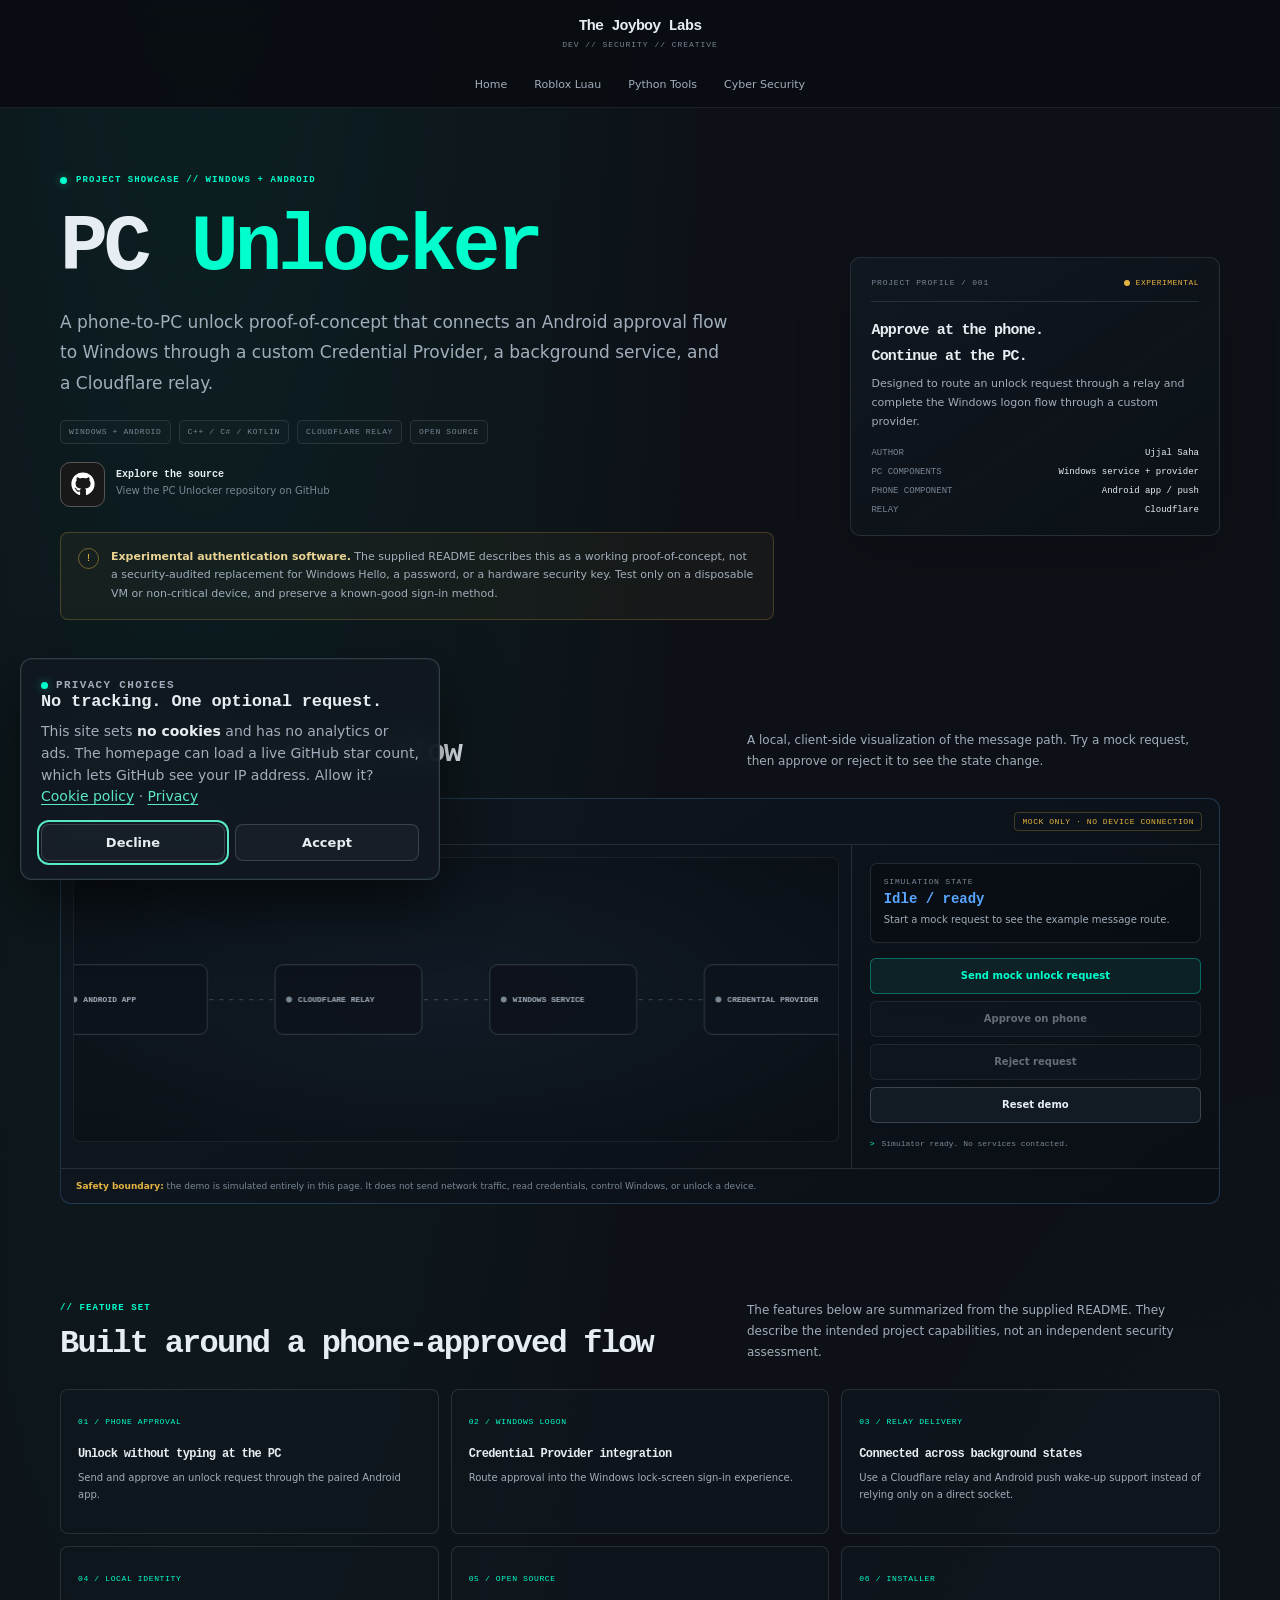
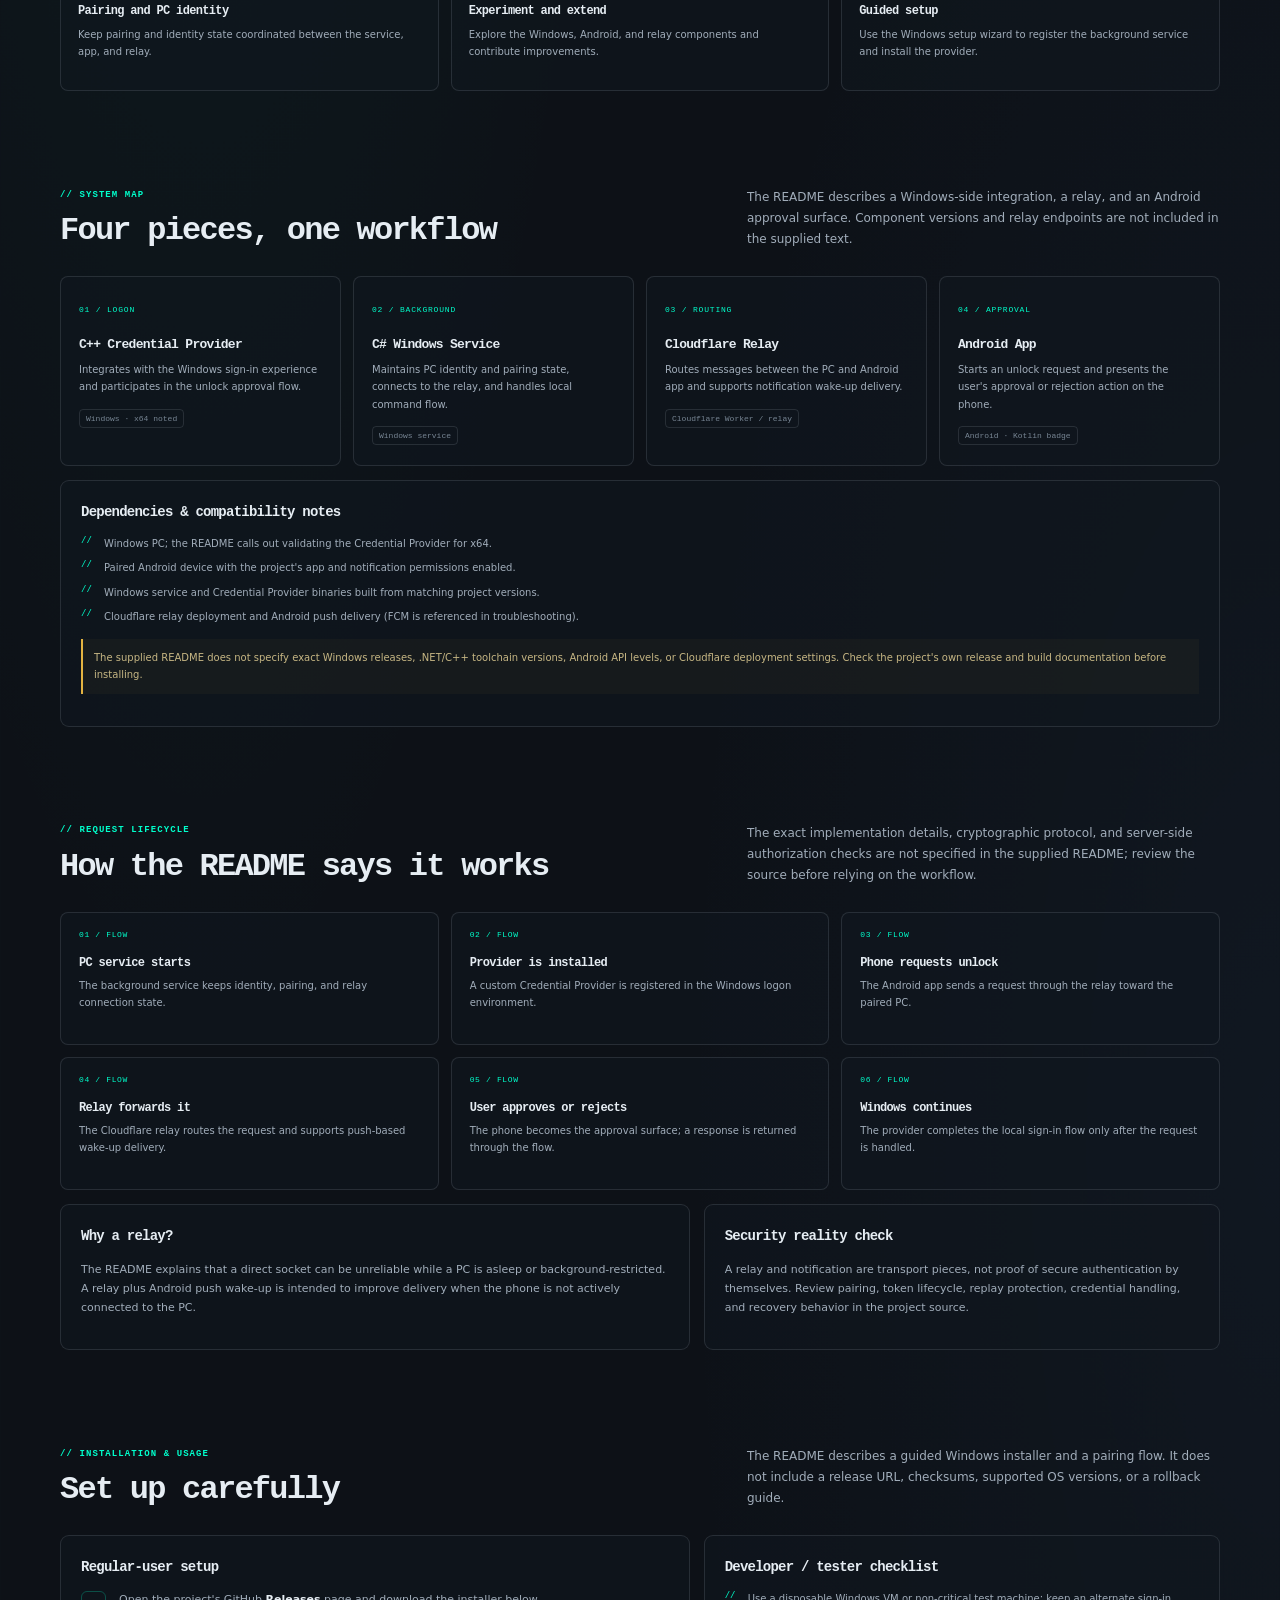
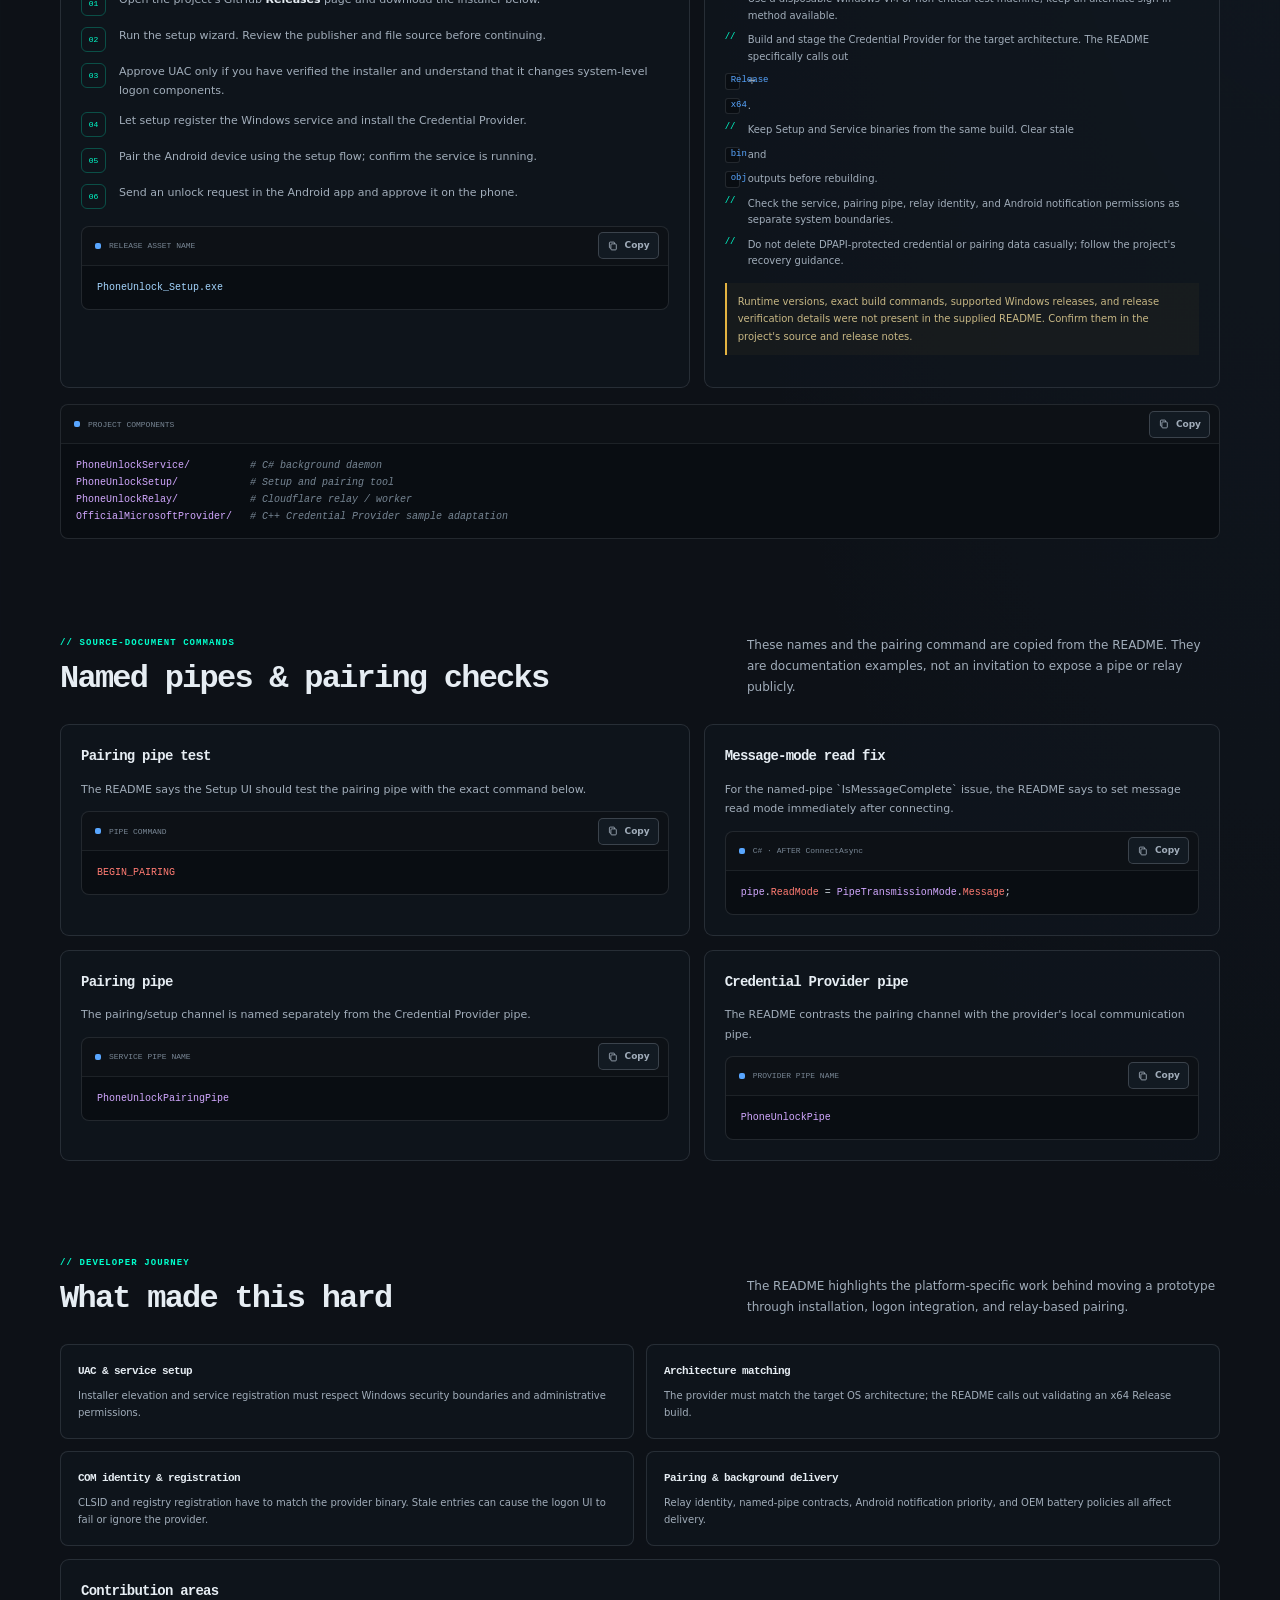
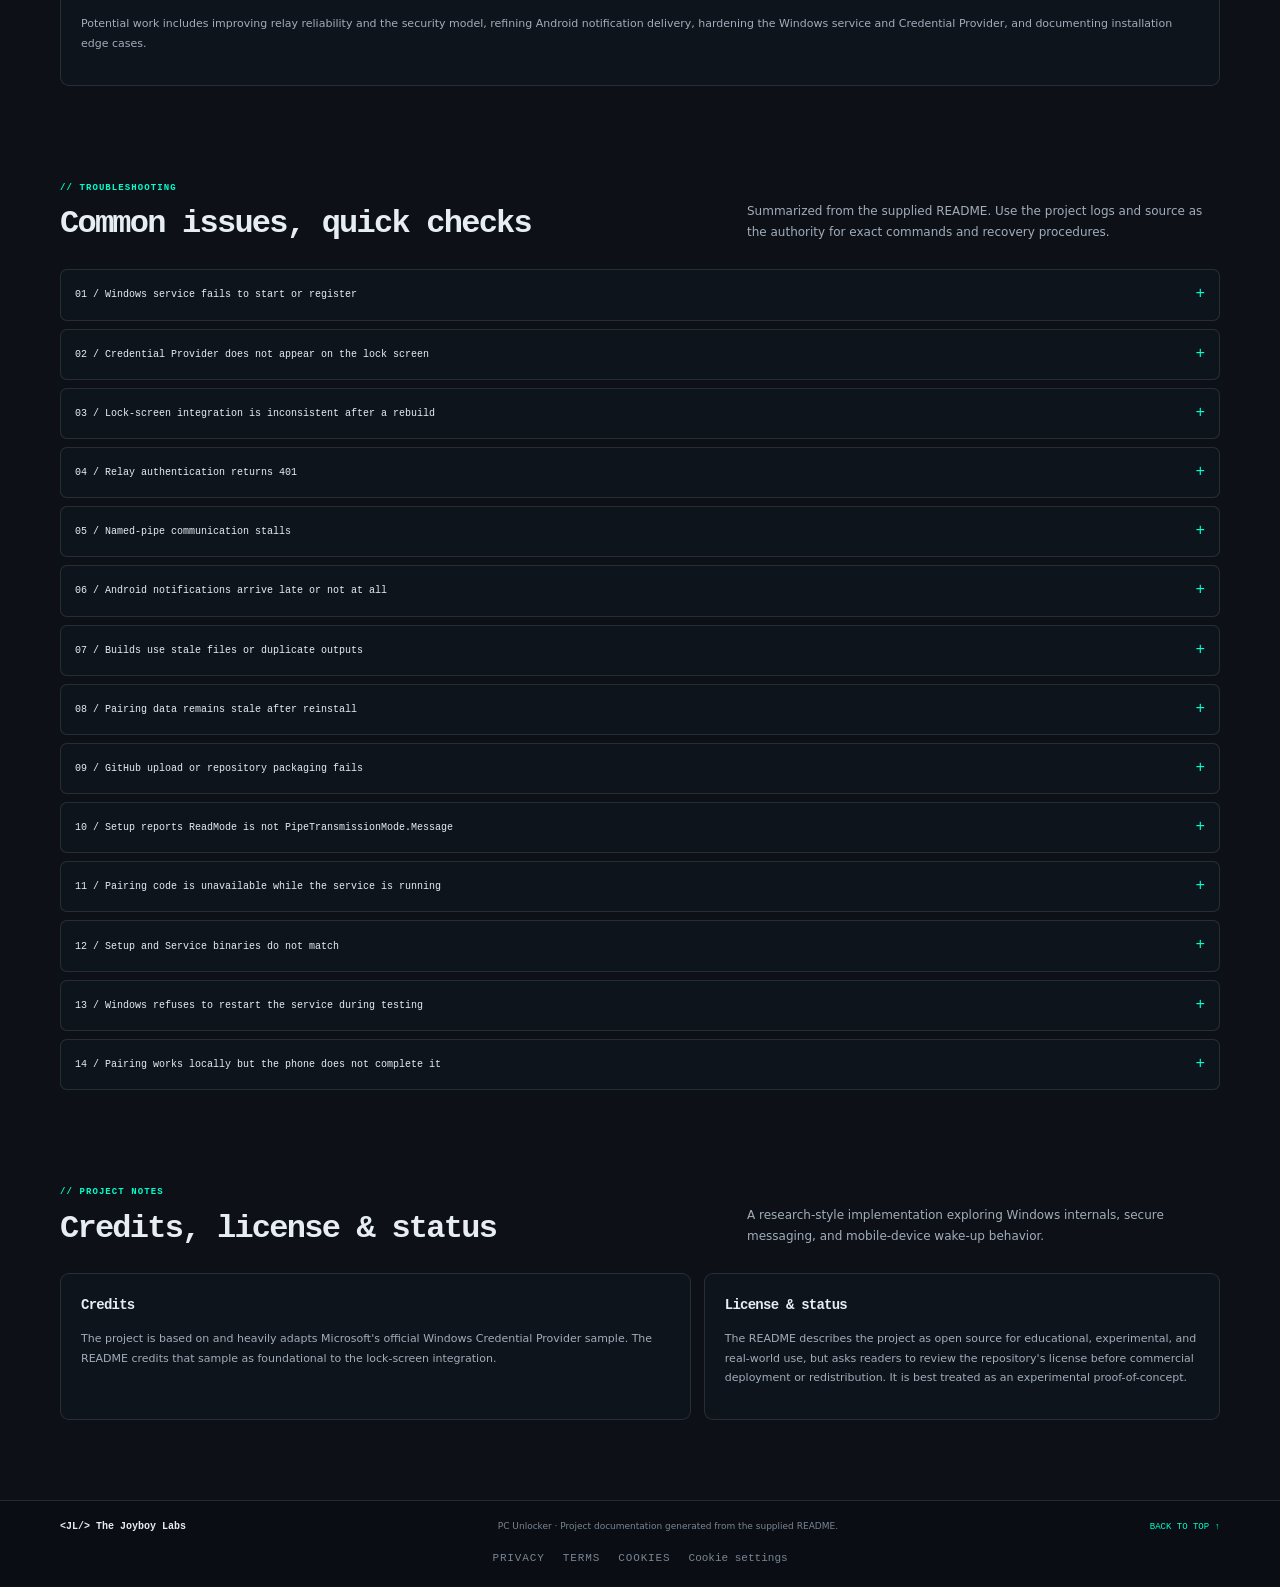
<file: pc-unlocker.html>
<!doctype html>
<html lang="en">
<head>
  <meta charset="utf-8">
  <meta name="viewport" content="width=device-width, initial-scale=1">
  <meta name="theme-color" content="#0d1117">
  <meta name="description" content="PC Unlocker: an experimental phone-to-PC Windows unlock workflow using an Android app, a custom Credential Provider, a Windows service, and a Cloudflare relay.">
  <title>PC Unlocker — The Joyboy Labs</title>
  <style>
    :root {
      color-scheme: dark;
      --bg: #0d1117;
      --bg-deep: #090d12;
      --panel: #111820;
      --panel-soft: #0f151c;
      --text: #e6edf3;
      --muted: #a1adba;
      --subtle: #788694;
      --line: rgba(139, 148, 158, 0.2);
      --line-strong: rgba(139, 148, 158, 0.34);
      --cyan: #00ffcc;
      --blue: #58a6ff;
      --violet: #c3a1ff;
      --amber: #e3b341;
      --red: #ff7b72;
      --sans: Inter, ui-sans-serif, system-ui, -apple-system, BlinkMacSystemFont, "Segoe UI", sans-serif;
      --mono: "Fira Code", "SFMono-Regular", Consolas, "Liberation Mono", monospace;
      --max: 1160px;
    }

    *, *::before, *::after { box-sizing: border-box; }
    html { scroll-behavior: smooth; scroll-padding-top: 118px; background: var(--bg); }
    body {
      min-width: 320px;
      margin: 0;
      color: var(--text);
      background: radial-gradient(ellipse at 16% -14%, rgba(0, 255, 204, 0.075), transparent 33rem),
                  radial-gradient(ellipse at 100% 43%, rgba(88, 166, 255, 0.045), transparent 38rem), var(--bg);
      font: 15px/1.7 var(--sans);
      -webkit-font-smoothing: antialiased;
      text-rendering: optimizeLegibility;
    }
    a { color: inherit; text-decoration: none; }
    button { font: inherit; }
    ::selection { color: #07120f; background: var(--cyan); }
    :focus-visible { outline: 2px solid var(--cyan); outline-offset: 4px; }
    .skip-link { position: fixed; z-index: 100; top: 10px; left: 12px; padding: 9px 13px; transform: translateY(-150%); border-radius: 7px; color: #06120f; background: var(--cyan); font-weight: 700; }
    .skip-link:focus { transform: translateY(0); }
    .wrap { width: min(var(--max), calc(100% - 44px)); margin-inline: auto; }

    .site-header {
      position: sticky;
      z-index: 20;
      top: 0;
      border-bottom: 1px solid rgba(139, 148, 158, 0.14);
      background: rgba(9, 13, 18, 0.9);
      backdrop-filter: blur(16px);
      -webkit-backdrop-filter: blur(16px);
    }
    .header-inner { display: grid; width: min(var(--max), calc(100% - 44px)); grid-template-rows: 58px 44px; justify-items: center; margin-inline: auto; padding-top: 5px; }
    .brand { display: grid; justify-items: center; align-content: center; grid-row: 1; line-height: 1.15; }
    .brand-name { color: var(--text); font: 700 15px/1.2 var(--mono); letter-spacing: -0.055em; animation: brand-reveal 800ms ease-out both; }
    .brand-tag { margin-top: 4px; color: var(--subtle); font: 8px/1.2 var(--mono); letter-spacing: 0.12em; }
    @keyframes brand-reveal { from { opacity: 0; transform: translateY(5px); } to { opacity: 1; transform: translateY(0); } }
    .primary-nav { display: flex; grid-row: 2; align-items: center; justify-self: center; gap: 5px; }
    .primary-nav a { position: relative; padding: 8px 11px; border-radius: 6px; color: var(--muted); font-size: 11px; transition: color 150ms ease, background 150ms ease; }
    .primary-nav a:hover, .primary-nav a[aria-current="page"] { color: var(--text); background: rgba(255, 255, 255, 0.045); }
    .primary-nav a[aria-current="page"]::after { position: absolute; right: 12px; bottom: 3px; left: 12px; height: 1px; background: var(--cyan); content: ""; }

    main { min-height: 70vh; }
    .hero { display: grid; grid-template-columns: minmax(0, 1.45fr) minmax(260px, 0.75fr); align-items: center; gap: clamp(28px, 6vw, 76px); padding-block: 66px 50px; }
    .eyebrow { display: flex; align-items: center; gap: 9px; margin: 0; color: var(--cyan); font: 600 9px/1.5 var(--mono); letter-spacing: 0.12em; }
    .status-dot { width: 7px; height: 7px; flex: 0 0 7px; border-radius: 50%; background: var(--cyan); box-shadow: 0 0 10px rgba(0, 255, 204, 0.45); }
    h1, h2, h3, h4 { font-family: var(--mono); font-weight: 560; letter-spacing: -0.055em; }
    h1 { margin: 18px 0 18px; font-size: clamp(2.7rem, 6.5vw, 5rem); line-height: 1.04; }
    .accent { color: var(--cyan); }
    .hero-copy { max-width: 720px; }
    .hero-lead { max-width: 670px; margin: 0; color: var(--muted); font-size: clamp(15px, 1.7vw, 17px); line-height: 1.8; }
    .badge-row { display: flex; flex-wrap: wrap; gap: 8px; margin-top: 22px; }
    .badge { padding: 5px 8px; border: 1px solid var(--line); border-radius: 5px; color: var(--subtle); background: rgba(255,255,255,.015); font: 8px/1.4 var(--mono); letter-spacing: .08em; }
    .repo-cta { display: inline-flex; align-items: center; gap: 11px; margin-top: 18px; }
    /* GitHub icon button adapted from the Uiverse snippet supplied by the user. */
    .Btn { isolation: isolate; position: relative; display: flex; width: 45px; height: 45px; flex: 0 0 45px; align-items: center; justify-content: center; overflow: visible; border: 0; border-radius: 7px; background: transparent; cursor: pointer; transition: transform .3s; }
    .svgContainer { display: flex; width: 100%; height: 100%; align-items: center; justify-content: center; border: 1px solid rgba(156,156,156,.466); border-radius: 10px; background: transparent; letter-spacing: .8px; transition: all .3s; }
    .svgContainer svg { width: 1.6em; height: 1.6em; }
    .BG { position: absolute; z-index: -1; width: 100%; height: 100%; border-radius: 10px; background: #181818; pointer-events: none; transition: all .3s; }
    .Btn:hover .BG { transform: rotate(35deg); transform-origin: bottom; }
    .Btn:hover .svgContainer { border-color: rgba(156,156,156,.65); background: rgba(156,156,156,.2); backdrop-filter: blur(4px); }
    .Btn:active { transform: scale(.94); }
    .repo-cta-copy { display: grid; gap: 2px; }
    .repo-cta-copy strong { color: var(--text); font: 600 10px var(--mono); }
    .repo-cta-copy span { color: var(--subtle); font-size: 10px; }
    .hero-card { padding: 20px; border: 1px solid var(--line); border-radius: 10px; background: linear-gradient(145deg, rgba(17,24,32,.94), rgba(12,17,23,.84)); box-shadow: 0 20px 55px rgba(0,0,0,.18); }
    .hero-card-head { display: flex; align-items: center; justify-content: space-between; gap: 15px; padding-bottom: 14px; border-bottom: 1px solid var(--line); }
    .hero-card-head span:first-child { color: var(--subtle); font: 8px var(--mono); letter-spacing: .1em; }
    .project-status { display: inline-flex; align-items: center; gap: 6px; color: var(--amber); font: 8px var(--mono); letter-spacing: .06em; }
    .project-status i { width: 6px; height: 6px; border-radius: 50%; background: var(--amber); }
    .hero-card h2 { margin: 16px 0 6px; font-size: 15px; }
    .hero-card p { margin: 0; color: var(--muted); font-size: 11px; line-height: 1.7; }
    .hero-specs { display: grid; gap: 9px; margin: 17px 0 0; padding: 0; list-style: none; }
    .hero-specs li { display: flex; justify-content: space-between; gap: 10px; color: var(--subtle); font: 9px var(--mono); }
    .hero-specs strong { color: var(--text); font-weight: 500; text-align: right; }
    .safety-note { display: flex; align-items: flex-start; gap: 12px; margin-top: 25px; padding: 15px 17px; border: 1px solid rgba(227,179,65,.24); border-radius: 8px; background: rgba(227,179,65,.045); }
    .safety-icon { display: grid; width: 21px; height: 21px; flex: 0 0 21px; place-items: center; border: 1px solid rgba(227,179,65,.45); border-radius: 50%; color: var(--amber); font: 11px var(--mono); }
    .safety-note p { margin: 0; color: var(--muted); font-size: 11px; line-height: 1.7; }
    .safety-note strong { color: #ead392; font-weight: 650; }

    .section { padding-block: 41px 55px; }
    .section-head { display: grid; grid-template-columns: minmax(0, 1fr) minmax(230px, .72fr); align-items: end; gap: 30px; margin-bottom: 24px; }
    .section-head h2 { margin: 9px 0 0; font-size: clamp(1.45rem, 3vw, 2rem); line-height: 1.28; }
    .section-intro { max-width: 475px; margin: 0 0 2px; color: var(--muted); font-size: 12px; line-height: 1.75; }
    .section-label { margin: 0; color: var(--cyan); font: 600 9px/1.5 var(--mono); letter-spacing: .12em; }
    .panel { border: 1px solid var(--line); border-radius: 10px; background: rgba(16, 23, 30, .72); }

    /* Interactive, client-only flow simulator */
    .demo-shell { overflow: hidden; border: 1px solid rgba(88,166,255,.24); border-radius: 11px; background: linear-gradient(145deg, rgba(17,24,32,.95), rgba(11,16,22,.96)); }
    .demo-top { display: flex; align-items: center; justify-content: space-between; gap: 14px; padding: 13px 17px; border-bottom: 1px solid var(--line); }
    .demo-title { display: flex; align-items: center; gap: 9px; color: var(--text); font: 10px var(--mono); }
    .demo-title svg { width: 15px; height: 15px; fill: var(--blue); }
    .mock-pill { padding: 4px 7px; border: 1px solid rgba(227,179,65,.25); border-radius: 4px; color: var(--amber); font: 8px var(--mono); letter-spacing: .07em; }
    .demo-grid { display: grid; grid-template-columns: minmax(0, 1.55fr) minmax(245px, .72fr); }
    .canvas-frame { min-width: 0; padding: 12px; border-right: 1px solid var(--line); }
    #flowCanvas { display: block; width: 100%; height: 285px; border: 1px solid rgba(139,148,158,.12); border-radius: 7px; background: radial-gradient(ellipse at 50% 50%, rgba(22,36,50,.45), rgba(8,13,18,.5)); }
    .demo-controls { display: flex; flex-direction: column; gap: 15px; padding: 18px; }
    .state-box { padding: 13px; border: 1px solid var(--line); border-radius: 7px; background: rgba(8,13,18,.6); }
    .state-label { display: block; color: var(--subtle); font: 8px var(--mono); letter-spacing: .1em; }
    .state-title { display: block; margin-top: 5px; color: var(--blue); font: 600 14px var(--mono); }
    .state-description { margin: 5px 0 0; color: var(--muted); font-size: 10px; line-height: 1.65; }
    .control-buttons { display: grid; gap: 7px; }
    .demo-button { display: inline-flex; min-height: 36px; align-items: center; justify-content: center; gap: 8px; padding: 0 10px; border: 1px solid var(--line-strong); border-radius: 6px; color: var(--text); background: #121b24; font-size: 10px; font-weight: 650; cursor: pointer; transition: border-color 140ms ease, background 140ms ease, color 140ms ease; }
    .demo-button:hover:not(:disabled) { border-color: var(--cyan); color: var(--cyan); background: rgba(0,255,204,.045); }
    .demo-button.primary { border-color: rgba(0,255,204,.34); color: var(--cyan); background: rgba(0,255,204,.07); }
    .demo-button.primary:hover:not(:disabled) { background: rgba(0,255,204,.13); }
    .demo-button.danger:hover:not(:disabled) { border-color: var(--red); color: var(--red); background: rgba(255,123,114,.05); }
    .demo-button:disabled { opacity: .42; cursor: not-allowed; }
    .event-log { display: grid; gap: 6px; max-height: 104px; overflow: auto; margin: auto 0 0; padding: 0; list-style: none; }
    .event-log li { color: var(--subtle); font: 8px/1.5 var(--mono); }
    .event-log li::before { margin-right: 7px; color: var(--cyan); content: ">"; }
    .demo-foot { padding: 10px 15px; border-top: 1px solid var(--line); color: var(--subtle); font-size: 9px; line-height: 1.6; }
    .demo-foot strong { color: var(--amber); font-weight: 600; }

    .architecture-grid { display: grid; grid-template-columns: repeat(4, minmax(0, 1fr)); gap: 12px; }
    .architecture-card { min-height: 190px; padding: 18px; border: 1px solid var(--line); border-radius: 8px; background: rgba(17,24,32,.62); }
    .architecture-index { color: var(--cyan); font: 8px var(--mono); letter-spacing: .1em; }
    .architecture-card h3 { margin: 15px 0 7px; font-size: 13px; line-height: 1.4; }
    .architecture-card p { margin: 0; color: var(--muted); font-size: 10px; line-height: 1.75; }
    .architecture-type { display: inline-block; margin-top: 13px; padding: 4px 6px; border: 1px solid var(--line); border-radius: 4px; color: var(--subtle); font: 8px var(--mono); }
    .features-grid { display: grid; grid-template-columns: repeat(3, minmax(0, 1fr)); gap: 12px; }
    .feature-card { min-height: 145px; padding: 17px; border: 1px solid var(--line); border-radius: 8px; background: rgba(17,24,32,.55); }
    .feature-card > span { color: var(--cyan); font: 8px var(--mono); letter-spacing: .08em; }
    .feature-card h3 { margin: 13px 0 6px; font-size: 12px; line-height: 1.45; }
    .feature-card p { margin: 0; color: var(--muted); font-size: 10px; line-height: 1.7; }

    .workflow { display: grid; grid-template-columns: repeat(3, minmax(0, 1fr)); gap: 12px; counter-reset: flow; }
    .workflow-step { position: relative; min-height: 133px; padding: 17px 18px; border: 1px solid var(--line); border-radius: 8px; background: rgba(17,24,32,.57); counter-increment: flow; }
    .workflow-step::before { display: block; margin-bottom: 14px; color: var(--cyan); content: "0" counter(flow) " / FLOW"; font: 8px var(--mono); letter-spacing: .08em; }
    .workflow-step h3 { margin: 0 0 5px; font-size: 12px; }
    .workflow-step p { margin: 0; color: var(--muted); font-size: 10px; line-height: 1.65; }

    .two-col { display: grid; grid-template-columns: minmax(0, 1fr) minmax(0, .82fr); gap: 14px; }
    .content-card { padding: 20px; border: 1px solid var(--line); border-radius: 9px; background: rgba(17,24,32,.62); }
    .content-card h3 { margin: 0 0 11px; font-size: 14px; }
    .content-card > p { margin: 0 0 12px; color: var(--muted); font-size: 11px; line-height: 1.75; }
    .check-list { display: grid; gap: 8px; margin: 0; padding: 0; list-style: none; }
    .check-list li { display: grid; grid-template-columns: 15px 1fr; gap: 8px; color: var(--muted); font-size: 10px; line-height: 1.65; }
    .check-list li::before { color: var(--cyan); content: "//"; font: 9px var(--mono); }
    .inline-code { padding: 1px 5px; border: 1px solid var(--line); border-radius: 3px; color: var(--blue); background: var(--bg-deep); font: .9em var(--mono); }
    .version-note { margin-top: 13px !important; padding: 10px 11px; border-left: 2px solid var(--amber); background: rgba(227,179,65,.04); color: #c7b784 !important; font-size: 10px !important; }

    .steps { display: grid; gap: 11px; margin: 0; padding: 0; list-style: none; counter-reset: install; }
    .steps li { display: grid; grid-template-columns: 28px 1fr; gap: 10px; color: var(--muted); font-size: 11px; line-height: 1.7; counter-increment: install; }
    .steps li::before { display: grid; width: 25px; height: 25px; place-items: center; border: 1px solid rgba(0,255,204,.25); border-radius: 6px; color: var(--cyan); content: counter(install, decimal-leading-zero); font: 8px var(--mono); }
    .steps strong { color: var(--text); font-weight: 620; }

    .code-card { overflow: hidden; border: 1px solid var(--line); border-radius: 8px; background: var(--bg-deep); }
    .code-toolbar { display: flex; min-height: 39px; align-items: center; justify-content: space-between; gap: 10px; padding: 5px 9px 5px 13px; border-bottom: 1px solid rgba(139,148,158,.13); background: rgba(255,255,255,.015); }
    .code-file { display: inline-flex; min-width: 0; align-items: center; gap: 8px; overflow-wrap: anywhere; color: var(--subtle); font: 8px var(--mono); }
    .file-dot { width: 6px; height: 6px; flex: 0 0 6px; border-radius: 2px; background: var(--blue); }
    .copy-button { display: inline-flex; min-height: 27px; flex: 0 0 auto; align-items: center; gap: 6px; padding: 0 8px; border: 1px solid var(--line-strong); border-radius: 5px; color: var(--muted); background: #121a22; font-size: 9px; font-weight: 600; cursor: pointer; transition: color 130ms ease, border-color 130ms ease; }
    .copy-button:hover { border-color: var(--cyan); color: var(--cyan); }
    .copy-button svg { width: 12px; height: 12px; fill: none; stroke: currentColor; stroke-width: 1.4; }
    .copy-button.is-copied { border-color: rgba(0,255,204,.4); color: var(--cyan); }
    .copy-button.is-error { border-color: rgba(255,123,114,.4); color: var(--red); }
    pre { max-width: 100%; overflow: auto; margin: 0; scrollbar-color: #35424e #090d12; scrollbar-width: thin; }
    pre code { display: block; min-width: max-content; padding: 13px 15px; color: #d2dae2; font: 10px/1.7 var(--mono); white-space: pre; }
    .tok-key { color: #ff7b72; }
    .tok-str { color: #a5d6ff; }
    .tok-call { color: #d2a8ff; }
    .tok-comment { color: #778694; font-style: italic; }

    .project-tree { margin-top: 16px; }
    .project-tree pre code { color: #c9d1d9; }
    .challenge-grid { display: grid; grid-template-columns: repeat(2, minmax(0,1fr)); gap: 12px; }
    .challenge { padding: 17px; border: 1px solid var(--line); border-radius: 8px; background: rgba(17,24,32,.55); }
    .challenge h3 { margin: 0 0 6px; color: var(--text); font-size: 11px; }
    .challenge p { margin: 0; color: var(--muted); font-size: 10px; line-height: 1.7; }

    .troubleshooting { display: grid; gap: 8px; }
    .troubleshooting details { overflow: hidden; border: 1px solid var(--line); border-radius: 7px; background: rgba(17,24,32,.52); }
    .troubleshooting summary { display: flex; min-height: 48px; align-items: center; justify-content: space-between; gap: 14px; padding: 11px 14px; color: var(--text); cursor: pointer; list-style: none; font-family: var(--mono); font-size: 10px; }
    .troubleshooting summary::-webkit-details-marker { display: none; }
    .troubleshooting summary::after { color: var(--cyan); content: "+"; font-size: 16px; }
    .troubleshooting details[open] summary::after { content: "−"; }
    .trouble-body { padding: 0 14px 14px; border-top: 1px solid rgba(139,148,158,.12); }
    .trouble-body p { margin: 11px 0 0; color: var(--muted); font-size: 10px; line-height: 1.7; }
    .trouble-body strong { color: var(--text); font-weight: 650; }
    .trouble-body .code-card { margin-top: 11px; }

    .credits-grid { display: grid; grid-template-columns: 1.1fr .9fr; gap: 13px; }
    .footer-note { margin: 0; color: var(--muted); font-size: 11px; line-height: 1.8; }
    .site-footer { margin-top: 25px; border-top: 1px solid var(--line); background: rgba(8,12,17,.56); }
    .footer-inner { display: flex; flex-wrap: wrap; align-items: center; justify-content: space-between; gap: 12px 20px; padding-block: 18px; }
    .footer-brand { color: var(--text); font: 600 10px var(--mono); }
    .footer-inner p, .footer-inner span { margin: 0; color: var(--subtle); font-size: 9px; }
    .back-top { color: var(--cyan) !important; font: 9px var(--mono) !important; }

    @media (max-width: 900px) {
      .hero { grid-template-columns: 1fr; gap: 25px; padding-top: 48px; }
      .hero-card { max-width: 650px; }
      .architecture-grid { grid-template-columns: repeat(2, minmax(0,1fr)); }
      .demo-grid { grid-template-columns: 1fr; }
      .canvas-frame { border-right: 0; border-bottom: 1px solid var(--line); }
      .demo-controls { display: grid; grid-template-columns: minmax(0,.8fr) minmax(210px,1fr); align-items: start; }
      .control-buttons { grid-column: 2; grid-row: 1 / span 2; }
      .event-log { grid-column: 1; grid-row: 2; margin-top: -4px; }
    }
    @media (max-width: 650px) {
      .wrap, .header-inner { width: min(100% - 32px, var(--max)); }
      .header-inner { min-height: 68px; grid-template-rows: auto auto; gap: 7px; padding-block: 8px 9px; }
      .brand { grid-row: 1; }
      .brand-tag { display: none; }
      .primary-nav { grid-row: 2; width: 100%; flex-wrap: wrap; justify-content: center; gap: 1px; }
      .primary-nav a { padding: 7px 8px; font-size: 9px; }
      .primary-nav a[aria-current="page"]::after { right: 8px; left: 8px; }
      .hero { padding-block: 42px 28px; }
      .hero-card { padding: 16px; }
      .section { padding-block: 33px 42px; }
      .section-head { grid-template-columns: 1fr; gap: 9px; }
      .architecture-grid, .features-grid, .workflow, .two-col, .challenge-grid, .credits-grid { grid-template-columns: 1fr; }
      .architecture-card { min-height: auto; }
      .workflow-step { min-height: auto; }
      #flowCanvas { height: 365px; }
      .demo-controls { display: flex; }
      .event-log { margin-top: 0; }
      .control-buttons { display: grid; grid-template-columns: 1fr 1fr; }
      .demo-button:first-child { grid-column: 1 / -1; }
      .closing-actions { flex-direction: column; align-items: stretch; }
      .footer-inner { align-items: flex-start; flex-direction: column; }
    }
    @media (prefers-reduced-motion: reduce) {
      html { scroll-behavior: auto; }
      *, *::before, *::after { animation-duration: .01ms !important; animation-iteration-count: 1 !important; scroll-behavior: auto !important; transition-duration: .01ms !important; }
    }
  </style>
  <link rel="stylesheet" href="css/consent.css">
</head>
<body>
  <a class="skip-link" href="#main">Skip to content</a>
  <header class="site-header">
    <div class="header-inner">
      <a class="brand" href="index.html" aria-label="The Joyboy Labs home">
        <span class="brand-name">The Joyboy Labs</span>
        <span class="brand-tag">DEV // SECURITY // CREATIVE</span>
      </a>
      <nav class="primary-nav" aria-label="Primary navigation">
        <a href="index.html">Home</a>
        <a href="roblox.html">Roblox Luau</a>
        <a href="python.html">Python Tools</a>
        <a href="cyber.html">Cyber Security</a>
      </nav>
    </div>
  </header>

  <main id="main">
    <section class="hero wrap" aria-labelledby="page-title">
      <div class="hero-copy">
        <p class="eyebrow"><span class="status-dot"></span> PROJECT SHOWCASE // WINDOWS + ANDROID</p>
        <h1 id="page-title">PC <span class="accent">Unlocker</span></h1>
        <p class="hero-lead">A phone-to-PC unlock proof-of-concept that connects an Android approval flow to Windows through a custom Credential Provider, a background service, and a Cloudflare relay.</p>
        <div class="badge-row" aria-label="Project technologies">
          <span class="badge">WINDOWS + ANDROID</span><span class="badge">C++ / C# / KOTLIN</span><span class="badge">CLOUDFLARE RELAY</span><span class="badge">OPEN SOURCE</span>
        </div>
        <div class="repo-cta">
          <a class="Btn" href="https://github.com/ujjal-saha/Pc-unlock" target="_blank" rel="noopener noreferrer" aria-label="Open the PC Unlocker GitHub repository in a new tab">
            <span class="svgContainer"><svg fill="white" viewBox="0 0 496 512" aria-hidden="true"><path d="M165.9 397.4c0 2-2.3 3.6-5.2 3.6-3.3.3-5.6-1.3-5.6-3.6 0-2 2.3-3.6 5.2-3.6 3-.3 5.6 1.3 5.6 3.6zm-31.1-4.5c-.7 2 1.3 4.3 4.3 4.9 2.6 1 5.6 0 6.2-2s-1.3-4.3-4.3-5.2c-2.6-.7-5.5.3-6.2 2.3zm44.2-1.7c-2.9.7-4.9 2.6-4.6 4.9.3 2 2.9 3.3 5.9 2.6 2.9-.7 4.9-2.6 4.6-4.6-.3-1.9-3-3.2-5.9-2.9zM244.8 8C106.1 8 0 113.3 0 252c0 110.9 69.8 205.8 169.5 239.2 12.8 2.3 17.3-5.6 17.3-12.1 0-6.2-.3-40.4-.3-61.4 0 0-70 15-84.7-29.8 0 0-11.4-29.1-27.8-36.6 0 0-22.9-15.7 1.6-15.4 0 0 24.9 2 38.6 25.8 21.9 38.6 58.6 27.5 72.9 20.9 2.3-16 8.8-27.1 16-33.7-55.9-6.2-112.3-14.3-112.3-110.5 0-27.5 7.6-41.3 23.6-58.9-2.6-6.5-11.1-33.3 2.6-67.9 20.9-6.5 69 27 69 27 20-5.6 41.5-8.5 62.8-8.5s42.8 2.9 62.8 8.5c0 0 48.1-33.6 69-27 13.7 34.7 5.2 61.4 2.6 67.9 16 17.7 25.8 31.5 25.8 58.9 0 96.5-58.9 104.2-114.8 110.5 9.2 7.9 17 22.9 17 46.4 0 33.7-.3 75.4-.3 83.6 0 6.5 4.6 14.4 17.3 12.1C428.2 457.8 496 362.9 496 252 496 113.3 383.5 8 244.8 8zM97.2 352.9c-1.3 1-1 3.3.7 5.2 1.6 1.6 3.9 2.3 5.2 1 1.3-1 1-3.3-.7-5.2-1.6-1.6-3.9-2.3-5.2-1zm-10.8-8.1c-.7 1.3.3 2.9 2.3 3.9 1.6 1 3.6.7 4.3-.7.7-1.3-.3-2.9-2.3-3.9-2-.6-3.6-.3-4.3.7zm32.4 35.6c-1.6 1.3-1 4.3 1.3 6.2 2.3 2.3 5.2 2.6 6.5 1 1.3-1.3.7-4.3-1.3-6.2-2.2-2.3-5.2-2.6-6.5-1zm-11.4-14.7c-1.6 1-1.6 3.6 0 5.9 1.6 2.3 4.3 3.3 5.6 2.3 1.6-1.3 1.6-3.9 0-6.2-1.4-2.3-4-3.3-5.6-2z"></path></svg></span>
            <span class="BG" aria-hidden="true"></span>
          </a>
          <span class="repo-cta-copy"><strong>Explore the source</strong><span>View the PC Unlocker repository on GitHub</span></span>
        </div>
        <div class="safety-note">
          <span class="safety-icon" aria-hidden="true">!</span>
          <p><strong>Experimental authentication software.</strong> The supplied README describes this as a working proof-of-concept, not a security-audited replacement for Windows Hello, a password, or a hardware security key. Test only on a disposable VM or non-critical device, and preserve a known-good sign-in method.</p>
        </div>
      </div>
      <aside class="hero-card" aria-label="Project summary">
        <div class="hero-card-head"><span>PROJECT PROFILE / 001</span><span class="project-status"><i></i> EXPERIMENTAL</span></div>
        <h2>Approve at the phone.<br>Continue at the PC.</h2>
        <p>Designed to route an unlock request through a relay and complete the Windows logon flow through a custom provider.</p>
        <ul class="hero-specs">
          <li><span>AUTHOR</span><strong>Ujjal Saha</strong></li>
          <li><span>PC COMPONENTS</span><strong>Windows service + provider</strong></li>
          <li><span>PHONE COMPONENT</span><strong>Android app / push</strong></li>
          <li><span>RELAY</span><strong>Cloudflare</strong></li>
        </ul>
      </aside>
    </section>

    <section class="section wrap" aria-labelledby="demo-title">
      <div class="section-head">
        <div><p class="section-label">// INTERACTIVE WALKTHROUGH</p><h2 id="demo-title">Explore the unlock flow</h2></div>
        <p class="section-intro">A local, client-side visualization of the message path. Try a mock request, then approve or reject it to see the state change.</p>
      </div>
      <div class="demo-shell" data-state="idle">
        <div class="demo-top">
          <span class="demo-title"><svg aria-hidden="true" viewBox="0 0 24 24"><path d="M12 2.2a9.8 9.8 0 1 0 0 19.6 9.8 9.8 0 0 0 0-19.6Zm1 14.1h-2v-2h2v2Zm0-4h-2V6.7h2v5.6Z"/></svg> Unlock-flow simulator</span>
          <span class="mock-pill">MOCK ONLY · NO DEVICE CONNECTION</span>
        </div>
        <div class="demo-grid">
          <div class="canvas-frame"><canvas id="flowCanvas" role="img" aria-label="Diagram showing an Android app, relay, Windows service, and Credential Provider"></canvas></div>
          <div class="demo-controls">
            <div class="state-box" aria-live="polite">
              <span class="state-label">SIMULATION STATE</span>
              <strong class="state-title" id="stateTitle">Idle / ready</strong>
              <p class="state-description" id="stateDescription">Start a mock request to see the example message route.</p>
            </div>
            <div class="control-buttons">
              <button class="demo-button primary" id="requestButton" type="button">Send mock unlock request</button>
              <button class="demo-button" id="approveButton" type="button" disabled>Approve on phone</button>
              <button class="demo-button danger" id="rejectButton" type="button" disabled>Reject request</button>
              <button class="demo-button" id="resetButton" type="button">Reset demo</button>
            </div>
            <ul class="event-log" id="eventLog" aria-label="Simulation event log"><li>Simulator ready. No services contacted.</li></ul>
          </div>
        </div>
        <div class="demo-foot"><strong>Safety boundary:</strong> the demo is simulated entirely in this page. It does not send network traffic, read credentials, control Windows, or unlock a device.</div>
      </div>
    </section>

    <section class="section wrap" aria-labelledby="features-title">
      <div class="section-head">
        <div><p class="section-label">// FEATURE SET</p><h2 id="features-title">Built around a phone-approved flow</h2></div>
        <p class="section-intro">The features below are summarized from the supplied README. They describe the intended project capabilities, not an independent security assessment.</p>
      </div>
      <div class="features-grid">
        <article class="feature-card"><span>01 / PHONE APPROVAL</span><h3>Unlock without typing at the PC</h3><p>Send and approve an unlock request through the paired Android app.</p></article>
        <article class="feature-card"><span>02 / WINDOWS LOGON</span><h3>Credential Provider integration</h3><p>Route approval into the Windows lock-screen sign-in experience.</p></article>
        <article class="feature-card"><span>03 / RELAY DELIVERY</span><h3>Connected across background states</h3><p>Use a Cloudflare relay and Android push wake-up support instead of relying only on a direct socket.</p></article>
        <article class="feature-card"><span>04 / LOCAL IDENTITY</span><h3>Pairing and PC identity</h3><p>Keep pairing and identity state coordinated between the service, app, and relay.</p></article>
        <article class="feature-card"><span>05 / OPEN SOURCE</span><h3>Experiment and extend</h3><p>Explore the Windows, Android, and relay components and contribute improvements.</p></article>
        <article class="feature-card"><span>06 / INSTALLER</span><h3>Guided setup</h3><p>Use the Windows setup wizard to register the background service and install the provider.</p></article>
      </div>
    </section>

    <section class="section wrap" aria-labelledby="architecture-title">
      <div class="section-head">
        <div><p class="section-label">// SYSTEM MAP</p><h2 id="architecture-title">Four pieces, one workflow</h2></div>
        <p class="section-intro">The README describes a Windows-side integration, a relay, and an Android approval surface. Component versions and relay endpoints are not included in the supplied text.</p>
      </div>
      <div class="architecture-grid">
        <article class="architecture-card"><span class="architecture-index">01 / LOGON</span><h3>C++ Credential Provider</h3><p>Integrates with the Windows sign-in experience and participates in the unlock approval flow.</p><span class="architecture-type">Windows · x64 noted</span></article>
        <article class="architecture-card"><span class="architecture-index">02 / BACKGROUND</span><h3>C# Windows Service</h3><p>Maintains PC identity and pairing state, connects to the relay, and handles local command flow.</p><span class="architecture-type">Windows service</span></article>
        <article class="architecture-card"><span class="architecture-index">03 / ROUTING</span><h3>Cloudflare Relay</h3><p>Routes messages between the PC and Android app and supports notification wake-up delivery.</p><span class="architecture-type">Cloudflare Worker / relay</span></article>
        <article class="architecture-card"><span class="architecture-index">04 / APPROVAL</span><h3>Android App</h3><p>Starts an unlock request and presents the user's approval or rejection action on the phone.</p><span class="architecture-type">Android · Kotlin badge</span></article>
      </div>
      <article class="content-card" style="margin-top:14px">
        <h3>Dependencies &amp; compatibility notes</h3>
        <ul class="check-list">
          <li>Windows PC; the README calls out validating the Credential Provider for x64.</li>
          <li>Paired Android device with the project's app and notification permissions enabled.</li>
          <li>Windows service and Credential Provider binaries built from matching project versions.</li>
          <li>Cloudflare relay deployment and Android push delivery (FCM is referenced in troubleshooting).</li>
        </ul>
        <p class="version-note">The supplied README does not specify exact Windows releases, .NET/C++ toolchain versions, Android API levels, or Cloudflare deployment settings. Check the project's own release and build documentation before installing.</p>
      </article>
    </section>

    <section class="section wrap" aria-labelledby="workflow-title">
      <div class="section-head">
        <div><p class="section-label">// REQUEST LIFECYCLE</p><h2 id="workflow-title">How the README says it works</h2></div>
        <p class="section-intro">The exact implementation details, cryptographic protocol, and server-side authorization checks are not specified in the supplied README; review the source before relying on the workflow.</p>
      </div>
      <div class="workflow">
        <article class="workflow-step"><h3>PC service starts</h3><p>The background service keeps identity, pairing, and relay connection state.</p></article>
        <article class="workflow-step"><h3>Provider is installed</h3><p>A custom Credential Provider is registered in the Windows logon environment.</p></article>
        <article class="workflow-step"><h3>Phone requests unlock</h3><p>The Android app sends a request through the relay toward the paired PC.</p></article>
        <article class="workflow-step"><h3>Relay forwards it</h3><p>The Cloudflare relay routes the request and supports push-based wake-up delivery.</p></article>
        <article class="workflow-step"><h3>User approves or rejects</h3><p>The phone becomes the approval surface; a response is returned through the flow.</p></article>
        <article class="workflow-step"><h3>Windows continues</h3><p>The provider completes the local sign-in flow only after the request is handled.</p></article>
      </div>
      <div class="two-col" style="margin-top:14px">
        <article class="content-card"><h3>Why a relay?</h3><p>The README explains that a direct socket can be unreliable while a PC is asleep or background-restricted. A relay plus Android push wake-up is intended to improve delivery when the phone is not actively connected to the PC.</p></article>
        <article class="content-card"><h3>Security reality check</h3><p>A relay and notification are transport pieces, not proof of secure authentication by themselves. Review pairing, token lifecycle, replay protection, credential handling, and recovery behavior in the project source.</p></article>
      </div>
    </section>

    <section class="section wrap" aria-labelledby="install-title">
      <div class="section-head">
        <div><p class="section-label">// INSTALLATION &amp; USAGE</p><h2 id="install-title">Set up carefully</h2></div>
        <p class="section-intro">The README describes a guided Windows installer and a pairing flow. It does not include a release URL, checksums, supported OS versions, or a rollback guide.</p>
      </div>
      <div class="two-col">
        <article class="content-card">
          <h3>Regular-user setup</h3>
          <ol class="steps">
            <li><span>Open the project's GitHub <strong>Releases</strong> page and download the installer below.</span></li>
            <li><span>Run the setup wizard. Review the publisher and file source before continuing.</span></li>
            <li><span>Approve UAC only if you have verified the installer and understand that it changes system-level logon components.</span></li>
            <li><span>Let setup register the Windows service and install the Credential Provider.</span></li>
            <li><span>Pair the Android device using the setup flow; confirm the service is running.</span></li>
            <li><span>Send an unlock request in the Android app and approve it on the phone.</span></li>
          </ol>
          <div class="code-card" style="margin-top:17px">
            <div class="code-toolbar"><span class="code-file"><i class="file-dot"></i> RELEASE ASSET NAME</span><button class="copy-button" type="button" aria-label="Copy installer filename"><svg aria-hidden="true" viewBox="0 0 20 20"><rect x="6.5" y="6.5" width="9" height="10" rx="1.5"></rect><path d="M12.5 6.5V4.8A1.3 1.3 0 0 0 11.2 3.5H5.3A1.3 1.3 0 0 0 4 4.8v7.4a1.3 1.3 0 0 0 1.3 1.3h1.2"></path></svg><span class="copy-label">Copy</span></button></div>
            <pre><code><span class="tok-str">PhoneUnlock_Setup.exe</span></code></pre>
          </div>
        </article>
        <article class="content-card">
          <h3>Developer / tester checklist</h3>
          <ul class="check-list">
            <li>Use a disposable Windows VM or non-critical test machine; keep an alternate sign-in method available.</li>
            <li>Build and stage the Credential Provider for the target architecture. The README specifically calls out <span class="inline-code">Release</span> + <span class="inline-code">x64</span>.</li>
            <li>Keep Setup and Service binaries from the same build. Clear stale <span class="inline-code">bin</span> and <span class="inline-code">obj</span> outputs before rebuilding.</li>
            <li>Check the service, pairing pipe, relay identity, and Android notification permissions as separate system boundaries.</li>
            <li>Do not delete DPAPI-protected credential or pairing data casually; follow the project's recovery guidance.</li>
          </ul>
          <p class="version-note">Runtime versions, exact build commands, supported Windows releases, and release verification details were not present in the supplied README. Confirm them in the project's source and release notes.</p>
        </article>
      </div>
      <div class="code-card project-tree">
        <div class="code-toolbar"><span class="code-file"><i class="file-dot"></i> PROJECT COMPONENTS</span><button class="copy-button" type="button" aria-label="Copy project component list"><svg aria-hidden="true" viewBox="0 0 20 20"><rect x="6.5" y="6.5" width="9" height="10" rx="1.5"></rect><path d="M12.5 6.5V4.8A1.3 1.3 0 0 0 11.2 3.5H5.3A1.3 1.3 0 0 0 4 4.8v7.4a1.3 1.3 0 0 0 1.3 1.3h1.2"></path></svg><span class="copy-label">Copy</span></button></div>
        <pre><code><span class="tok-call">PhoneUnlockService/</span>          <span class="tok-comment"># C# background daemon</span>
<span class="tok-call">PhoneUnlockSetup/</span>            <span class="tok-comment"># Setup and pairing tool</span>
<span class="tok-call">PhoneUnlockRelay/</span>            <span class="tok-comment"># Cloudflare relay / worker</span>
<span class="tok-call">OfficialMicrosoftProvider/</span>   <span class="tok-comment"># C++ Credential Provider sample adaptation</span></code></pre>
      </div>
    </section>

    <section class="section wrap" aria-labelledby="protocol-title">
      <div class="section-head">
        <div><p class="section-label">// SOURCE-DOCUMENT COMMANDS</p><h2 id="protocol-title">Named pipes &amp; pairing checks</h2></div>
        <p class="section-intro">These names and the pairing command are copied from the README. They are documentation examples, not an invitation to expose a pipe or relay publicly.</p>
      </div>
      <div class="two-col">
        <article class="content-card">
          <h3>Pairing pipe test</h3>
          <p>The README says the Setup UI should test the pairing pipe with the exact command below.</p>
          <div class="code-card">
            <div class="code-toolbar"><span class="code-file"><i class="file-dot"></i> PIPE COMMAND</span><button class="copy-button" type="button" aria-label="Copy pairing command"><svg aria-hidden="true" viewBox="0 0 20 20"><rect x="6.5" y="6.5" width="9" height="10" rx="1.5"></rect><path d="M12.5 6.5V4.8A1.3 1.3 0 0 0 11.2 3.5H5.3A1.3 1.3 0 0 0 4 4.8v7.4a1.3 1.3 0 0 0 1.3 1.3h1.2"></path></svg><span class="copy-label">Copy</span></button></div>
<pre><code><span class="tok-key">BEGIN_PAIRING</span></code></pre>
          </div>
        </article>
        <article class="content-card">
          <h3>Message-mode read fix</h3>
          <p>For the named-pipe `IsMessageComplete` issue, the README says to set message read mode immediately after connecting.</p>
          <div class="code-card">
            <div class="code-toolbar"><span class="code-file"><i class="file-dot"></i> C# · AFTER ConnectAsync</span><button class="copy-button" type="button" aria-label="Copy pipe read-mode line"><svg aria-hidden="true" viewBox="0 0 20 20"><rect x="6.5" y="6.5" width="9" height="10" rx="1.5"></rect><path d="M12.5 6.5V4.8A1.3 1.3 0 0 0 11.2 3.5H5.3A1.3 1.3 0 0 0 4 4.8v7.4a1.3 1.3 0 0 0 1.3 1.3h1.2"></path></svg><span class="copy-label">Copy</span></button></div>
            <pre><code><span class="tok-call">pipe</span>.<span class="tok-key">ReadMode</span> = <span class="tok-call">PipeTransmissionMode</span>.<span class="tok-key">Message</span>;</code></pre>
          </div>
        </article>
      </div>
      <div class="two-col" style="margin-top:14px">
        <article class="content-card"><h3>Pairing pipe</h3><p>The pairing/setup channel is named separately from the Credential Provider pipe.</p><div class="code-card"><div class="code-toolbar"><span class="code-file"><i class="file-dot"></i> SERVICE PIPE NAME</span><button class="copy-button" type="button" aria-label="Copy pairing pipe name"><svg aria-hidden="true" viewBox="0 0 20 20"><rect x="6.5" y="6.5" width="9" height="10" rx="1.5"></rect><path d="M12.5 6.5V4.8A1.3 1.3 0 0 0 11.2 3.5H5.3A1.3 1.3 0 0 0 4 4.8v7.4a1.3 1.3 0 0 0 1.3 1.3h1.2"></path></svg><span class="copy-label">Copy</span></button></div><pre><code><span class="tok-call">PhoneUnlockPairingPipe</span></code></pre></div></article>
        <article class="content-card"><h3>Credential Provider pipe</h3><p>The README contrasts the pairing channel with the provider's local communication pipe.</p><div class="code-card"><div class="code-toolbar"><span class="code-file"><i class="file-dot"></i> PROVIDER PIPE NAME</span><button class="copy-button" type="button" aria-label="Copy provider pipe name"><svg aria-hidden="true" viewBox="0 0 20 20"><rect x="6.5" y="6.5" width="9" height="10" rx="1.5"></rect><path d="M12.5 6.5V4.8A1.3 1.3 0 0 0 11.2 3.5H5.3A1.3 1.3 0 0 0 4 4.8v7.4a1.3 1.3 0 0 0 1.3 1.3h1.2"></path></svg><span class="copy-label">Copy</span></button></div><pre><code><span class="tok-call">PhoneUnlockPipe</span></code></pre></div></article>
      </div>
    </section>

    <section class="section wrap" aria-labelledby="engineering-title">
      <div class="section-head">
        <div><p class="section-label">// DEVELOPER JOURNEY</p><h2 id="engineering-title">What made this hard</h2></div>
        <p class="section-intro">The README highlights the platform-specific work behind moving a prototype through installation, logon integration, and relay-based pairing.</p>
      </div>
      <div class="challenge-grid">
        <article class="challenge"><h3>UAC &amp; service setup</h3><p>Installer elevation and service registration must respect Windows security boundaries and administrative permissions.</p></article>
        <article class="challenge"><h3>Architecture matching</h3><p>The provider must match the target OS architecture; the README calls out validating an x64 Release build.</p></article>
        <article class="challenge"><h3>COM identity &amp; registration</h3><p>CLSID and registry registration have to match the provider binary. Stale entries can cause the logon UI to fail or ignore the provider.</p></article>
        <article class="challenge"><h3>Pairing &amp; background delivery</h3><p>Relay identity, named-pipe contracts, Android notification priority, and OEM battery policies all affect delivery.</p></article>
      </div>
      <article class="content-card" style="margin-top:13px"><h3>Contribution areas</h3><p>Potential work includes improving relay reliability and the security model, refining Android notification delivery, hardening the Windows service and Credential Provider, and documenting installation edge cases.</p></article>
    </section>

    <section class="section wrap" aria-labelledby="troubleshooting-title">
      <div class="section-head">
        <div><p class="section-label">// TROUBLESHOOTING</p><h2 id="troubleshooting-title">Common issues, quick checks</h2></div>
        <p class="section-intro">Summarized from the supplied README. Use the project logs and source as the authority for exact commands and recovery procedures.</p>
      </div>
      <div class="troubleshooting">
        <details><summary>01 / Windows service fails to start or register</summary><div class="trouble-body"><p><strong>Check:</strong> elevated installation, service registration, file/registry permissions, dependencies, and duplicate service instances.</p><p><strong>Try:</strong> rerun setup with UAC elevation, restart after stale registration, and remove duplicate instances before registering again.</p></div></details>
        <details><summary>02 / Credential Provider does not appear on the lock screen</summary><div class="trouble-body"><p><strong>Check:</strong> COM GUID, registry path, provider DLL location, architecture, and leftover registration from an earlier install.</p><p><strong>Try:</strong> clean stale registration and rebuild the provider in Release + x64 for the target system.</p></div></details>
        <details><summary>03 / Lock-screen integration is inconsistent after a rebuild</summary><div class="trouble-body"><p><strong>Check:</strong> target architecture, generated COM registration, stale DLLs, and accidental mixing of Debug and Release files.</p><p><strong>Try:</strong> clean the build, remove stale entries, stage the correct release binary, reboot, then retest in a VM.</p></div></details>
        <details><summary>04 / Relay authentication returns 401</summary><div class="trouble-body"><p><strong>Check:</strong> the same canonical PC ID across service, pairing store, relay registration, and WebSocket connection; also inspect tokens left by an older test environment.</p><p><strong>Try:</strong> remove only known-stale pairing data, re-register the PC identity, and verify one service instance is active.</p></div></details>
        <details><summary>05 / Named-pipe communication stalls</summary><div class="trouble-body"><p><strong>Check:</strong> the pipe path, duplicate services, ACL permissions, broken-pipe logs, and whether both processes share the same message contract.</p><p><strong>Try:</strong> restart one service instance and confirm the pairing and provider pipes are not confused.</p></div></details>
        <details><summary>06 / Android notifications arrive late or not at all</summary><div class="trouble-body"><p><strong>Check:</strong> FCM priority, notification permission, battery optimization, and the phone manufacturer's background-kill policy.</p><p><strong>Try:</strong> follow the app's battery-optimization guidance and test push delivery on the actual device.</p></div></details>
        <details><summary>07 / Builds use stale files or duplicate outputs</summary><div class="trouble-body"><p><strong>Check:</strong> old intermediates, a service still loading a previous binary, and multiple builds writing into one output directory.</p><p><strong>Try:</strong> stop duplicate processes, clear generated build output, and rebuild from a clean configuration.</p></div></details>
        <details><summary>08 / Pairing data remains stale after reinstall</summary><div class="trouble-body"><p><strong>Check:</strong> multiple config locations, previous registry state, and mismatched PC identities.</p><p><strong>Try:</strong> follow the project's clean-pairing procedure and avoid deleting DPAPI-protected credential data without a recovery plan.</p></div></details>
        <details><summary>09 / GitHub upload or repository packaging fails</summary><div class="trouble-body"><p><strong>Check:</strong> build caches, generated binaries, logs, and dependency folders included unnecessarily in the upload.</p><p><strong>Try:</strong> keep only required source and release artifacts; exclude caches and temporary runtime output.</p></div></details>
        <details><summary>10 / Setup reports ReadMode is not PipeTransmissionMode.Message</summary><div class="trouble-body"><p><strong>Cause:</strong> the Setup client calls <code class="inline-code">IsMessageComplete</code> while its pipe is still in byte-read mode.</p><p><strong>Fix:</strong> set message read mode immediately after <code class="inline-code">ConnectAsync</code>, rebuild Setup in Release mode, and replace the installed Setup executable and DLLs.</p></div></details>
        <details><summary>11 / Pairing code is unavailable while the service is running</summary><div class="trouble-body"><p><strong>Check:</strong> that the service exposes <code class="inline-code">PhoneUnlockPairingPipe</code> and not only <code class="inline-code">PhoneUnlockPipe</code>; confirm Setup and service are from the same Release build and the relay connection is active.</p><p><strong>Test command from the README:</strong></p><div class="code-card"><div class="code-toolbar"><span class="code-file"><i class="file-dot"></i> PAIRING REQUEST</span><button class="copy-button" type="button" aria-label="Copy pairing request"><svg aria-hidden="true" viewBox="0 0 20 20"><rect x="6.5" y="6.5" width="9" height="10" rx="1.5"></rect><path d="M12.5 6.5V4.8A1.3 1.3 0 0 0 11.2 3.5H5.3A1.3 1.3 0 0 0 4 4.8v7.4a1.3 1.3 0 0 0 1.3 1.3h1.2"></path></svg><span class="copy-label">Copy</span></button></div><pre><code>BEGIN_PAIRING</code></pre></div></div></details>
        <details><summary>12 / Setup and Service binaries do not match</summary><div class="trouble-body"><p><strong>Check:</strong> whether the installed Setup expects a pairing pipe or response format absent from the running service.</p><p><strong>Try:</strong> rebuild both in Release, replace the complete Setup and Service output folders, remove stale staged files, restart the service as Administrator, and compare SHA-256 hashes.</p></div></details>
        <details><summary>13 / Windows refuses to restart the service during testing</summary><div class="trouble-body"><p><strong>Cause:</strong> stopping a service or replacing loaded binaries normally requires elevation.</p><p><strong>Try:</strong> use an Administrator terminal or Services console, replace files only after the process stops, and close any running Setup UI before relaunching.</p></div></details>
        <details><summary>14 / Pairing works locally but the phone does not complete it</summary><div class="trouble-body"><p><strong>Check:</strong> the six-digit code's five-minute validity, matching relay URL and code, active service-to-relay connection, and Android notification permissions.</p><p><strong>Try:</strong> generate a fresh code, complete pairing before it expires, inspect relay logs for 401 responses, and keep only one service instance active for the PC identity.</p></div></details>
      </div>
    </section>

    <section class="section wrap" aria-labelledby="credits-title">
      <div class="section-head">
        <div><p class="section-label">// PROJECT NOTES</p><h2 id="credits-title">Credits, license &amp; status</h2></div>
        <p class="section-intro">A research-style implementation exploring Windows internals, secure messaging, and mobile-device wake-up behavior.</p>
      </div>
      <div class="credits-grid">
        <article class="content-card"><h3>Credits</h3><p class="footer-note">The project is based on and heavily adapts Microsoft's official Windows Credential Provider sample. The README credits that sample as foundational to the lock-screen integration.</p></article>
        <article class="content-card"><h3>License &amp; status</h3><p class="footer-note">The README describes the project as open source for educational, experimental, and real-world use, but asks readers to review the repository's license before commercial deployment or redistribution. It is best treated as an experimental proof-of-concept.</p></article>
      </div>
    </section>
  </main>

  <footer class="site-footer">
    <div class="footer-inner wrap">
      <a class="footer-brand" href="index.html">&lt;JL/&gt; The Joyboy Labs</a>
      <p>PC Unlocker · Project documentation generated from the supplied README.</p>
      <a class="back-top" href="#main">BACK TO TOP ↑</a>
    </div>
  <nav class="footer-legal" aria-label="Legal"><a href="privacy.html">Privacy</a><a href="terms.html">Terms</a><a href="cookies.html">Cookies</a><button type="button" data-open-consent>Cookie settings</button></nav></footer>

  <script>
    (() => {
      const copyButtons = document.querySelectorAll(".copy-button");

      async function copyText(text) {
        if (navigator.clipboard && window.isSecureContext) {
          try {
            await navigator.clipboard.writeText(text);
            return true;
          } catch {
            // Continue with the legacy copy fallback.
          }
        }
        const field = document.createElement("textarea");
        field.value = text;
        field.setAttribute("readonly", "");
        field.style.position = "fixed";
        field.style.left = "-9999px";
        document.body.appendChild(field);
        field.select();
        field.setSelectionRange(0, field.value.length);
        let success = false;
        try { success = document.execCommand("copy"); } catch { success = false; }
        field.remove();
        return success;
      }

      copyButtons.forEach((button) => {
        button.addEventListener("click", async () => {
          const code = button.closest(".code-card")?.querySelector("pre code");
          const label = button.querySelector(".copy-label");
          if (!code || !label || button.disabled) return;
          const original = label.textContent;
          const originalAriaLabel = button.dataset.originalLabel || button.getAttribute("aria-label") || "Copy code";
          button.dataset.originalLabel = originalAriaLabel;
          button.disabled = true;
          try {
            if (!(await copyText(code.textContent.trim()))) throw new Error("Clipboard not available");
            label.textContent = "Copied";
            button.classList.add("is-copied");
            button.setAttribute("aria-label", "Copied to clipboard");
          } catch {
            label.textContent = "Try again";
            button.classList.add("is-error");
            button.setAttribute("aria-label", "Copy failed; try again");
          } finally {
            button.disabled = false;
            window.clearTimeout(button.resetTimer);
            button.resetTimer = window.setTimeout(() => {
              label.textContent = original;
              button.classList.remove("is-copied", "is-error");
              button.setAttribute("aria-label", originalAriaLabel);
            }, 1700);
          }
        });
      });

      const canvas = document.getElementById("flowCanvas");
      const context = canvas?.getContext("2d");
      const shell = document.querySelector(".demo-shell");
      const stateTitle = document.getElementById("stateTitle");
      const stateDescription = document.getElementById("stateDescription");
      const requestButton = document.getElementById("requestButton");
      const approveButton = document.getElementById("approveButton");
      const rejectButton = document.getElementById("rejectButton");
      const resetButton = document.getElementById("resetButton");
      const eventLog = document.getElementById("eventLog");
      const reduceMotion = window.matchMedia("(prefers-reduced-motion: reduce)");
      let simulationState = "idle";
      let logicalWidth = 0;
      let logicalHeight = 0;
      let frameId = 0;
      const labels = ["ANDROID APP", "CLOUDFLARE RELAY", "WINDOWS SERVICE", "CREDENTIAL PROVIDER"];

      function logEvent(message) {
        const item = document.createElement("li");
        const time = new Date().toLocaleTimeString([], { hour: "2-digit", minute: "2-digit", second: "2-digit" });
        item.textContent = `${time} / ${message}`;
        eventLog.prepend(item);
        while (eventLog.children.length > 5) eventLog.lastElementChild.remove();
      }

      function setState(nextState, title, description) {
        simulationState = nextState;
        shell.dataset.state = nextState;
        stateTitle.textContent = title;
        stateDescription.textContent = description;
        const isPending = nextState === "pending";
        requestButton.disabled = isPending;
        approveButton.disabled = !isPending;
        rejectButton.disabled = !isPending;
        draw(performance.now());
      }

      requestButton.addEventListener("click", () => {
        setState("pending", "Request in transit", "Mock request path is active. Choose Approve or Reject to finish the simulation.");
        logEvent("Mock unlock request sent through the illustrated path.");
      });
      approveButton.addEventListener("click", () => {
        if (simulationState !== "pending") return;
        setState("approved", "Approved / simulated", "The mock approval returns to the PC. No credential is read and Windows is not unlocked.");
        logEvent("Mock approval accepted; demonstration complete (no device unlocked).");
      });
      rejectButton.addEventListener("click", () => {
        if (simulationState !== "pending") return;
        setState("rejected", "Rejected / simulated", "The mock request was denied. The page has not contacted a phone or PC.");
        logEvent("Mock request rejected; no system action taken.");
      });
      resetButton.addEventListener("click", () => {
        setState("idle", "Idle / ready", "Start a mock request to see the example message route.");
        logEvent("Demo reset. No services contacted.");
      });

      function canvasPoints(width, height) {
        if (width < 620) {
          const gap = (height - 76) / 3;
          return labels.map((_, index) => ({ x: width / 2, y: 38 + gap * index }));
        }
        const gap = (width - 120) / 3;
        return labels.map((_, index) => ({ x: 60 + gap * index, y: height / 2 }));
      }

      function roundedRect(ctx, x, y, w, h, r) {
        ctx.beginPath();
        ctx.roundRect(x, y, w, h, r);
      }

      function draw(timestamp = 0) {
        if (!canvas || !context) return;
        const rect = canvas.getBoundingClientRect();
        if (!rect.width || !rect.height) return;
        const dpr = Math.min(window.devicePixelRatio || 1, 2);
        const pixelWidth = Math.round(rect.width * dpr);
        const pixelHeight = Math.round(rect.height * dpr);
        if (canvas.width !== pixelWidth || canvas.height !== pixelHeight) {
          canvas.width = pixelWidth;
          canvas.height = pixelHeight;
        }
        context.setTransform(dpr, 0, 0, dpr, 0, 0);
        logicalWidth = rect.width;
        logicalHeight = rect.height;
        const ctx = context;
        const w = logicalWidth;
        const h = logicalHeight;
        const compact = w < 620;
        ctx.clearRect(0, 0, w, h);
        const points = canvasPoints(w, h);
        const nodeWidth = compact ? Math.min(w - 60, 230) : Math.min(148, w / 5.2);
        const nodeHeight = compact ? 43 : 70;
        const activeColor = simulationState === "rejected" ? "#ff7b72" : "#00ffcc";
        const lineColor = simulationState === "idle" ? "rgba(139,148,158,.32)" : "rgba(0,255,204,.55)";

        ctx.save();
        ctx.lineWidth = 1.25;
        ctx.strokeStyle = lineColor;
        ctx.setLineDash(simulationState === "idle" ? [4, 6] : []);
        for (let i = 0; i < points.length - 1; i++) {
          const a = points[i], b = points[i + 1];
          ctx.beginPath();
          if (compact) {
            ctx.moveTo(a.x, a.y + nodeHeight / 2 + 2);
            ctx.lineTo(b.x, b.y - nodeHeight / 2 - 2);
          } else {
            ctx.moveTo(a.x + nodeWidth / 2 + 2, a.y);
            ctx.lineTo(b.x - nodeWidth / 2 - 2, b.y);
          }
          ctx.stroke();
        }
        ctx.setLineDash([]);

        if (simulationState === "pending" || simulationState === "approved") {
          const duration = simulationState === "pending" ? 3600 : 2800;
          let progress = (timestamp % duration) / duration;
          if (simulationState === "approved") progress = 1 - progress;
          const segments = points.length - 1;
          const scaled = Math.min(progress, 0.999) * segments;
          const segment = Math.floor(scaled);
          const t = scaled - segment;
          const p1 = points[segment], p2 = points[segment + 1];
          const px = p1.x + (p2.x - p1.x) * t;
          const py = p1.y + (p2.y - p1.y) * t;
          ctx.shadowColor = activeColor;
          ctx.shadowBlur = 15;
          ctx.fillStyle = activeColor;
          ctx.beginPath();
          ctx.arc(px, py, 4, 0, Math.PI * 2);
          ctx.fill();
          ctx.shadowBlur = 0;
        }

        points.forEach((point, index) => {
          const active = simulationState === "approved" || (simulationState === "pending" && index <= 3) || (simulationState === "rejected" && index < 3);
          const x = point.x - nodeWidth / 2;
          const y = point.y - nodeHeight / 2;
          roundedRect(ctx, x, y, nodeWidth, nodeHeight, 8);
          ctx.fillStyle = active ? "rgba(0,255,204,.055)" : "rgba(14,20,27,.94)";
          ctx.fill();
          ctx.lineWidth = 1;
          ctx.strokeStyle = active ? activeColor : "rgba(139,148,158,.3)";
          ctx.stroke();
          ctx.fillStyle = active ? activeColor : "#7b8997";
          ctx.beginPath();
          ctx.arc(x + 14, y + nodeHeight / 2, 3, 0, Math.PI * 2);
          ctx.fill();
          ctx.textAlign = "left";
          ctx.textBaseline = "middle";
          ctx.font = "600 8px ui-monospace, SFMono-Regular, Consolas, monospace";
          ctx.fillStyle = active ? "#e6edf3" : "#a1adba";
          const label = labels[index];
          const maxChars = Math.max(8, Math.floor((nodeWidth - 32) / 5.4));
          const display = label.length > maxChars ? label.slice(0, maxChars - 1) + "…" : label;
          ctx.fillText(display, x + 23, y + nodeHeight / 2);
        });
        ctx.restore();

        if (!reduceMotion.matches) frameId = window.requestAnimationFrame(draw);
      }

      if (canvas && context) {
        if ("ResizeObserver" in window) {
          const observer = new ResizeObserver(() => draw(performance.now()));
          observer.observe(canvas);
        } else {
          window.addEventListener("resize", () => draw(performance.now()));
        }
        if (reduceMotion.matches) draw(0);
        else frameId = window.requestAnimationFrame(draw);
        reduceMotion.addEventListener?.("change", () => {
          if (reduceMotion.matches) {
            window.cancelAnimationFrame(frameId);
            draw(0);
          } else {
            frameId = window.requestAnimationFrame(draw);
          }
        });
      }
    })();
  </script>
  <script src="js/consent.js" defer></script>
</body>
</html>
</file>
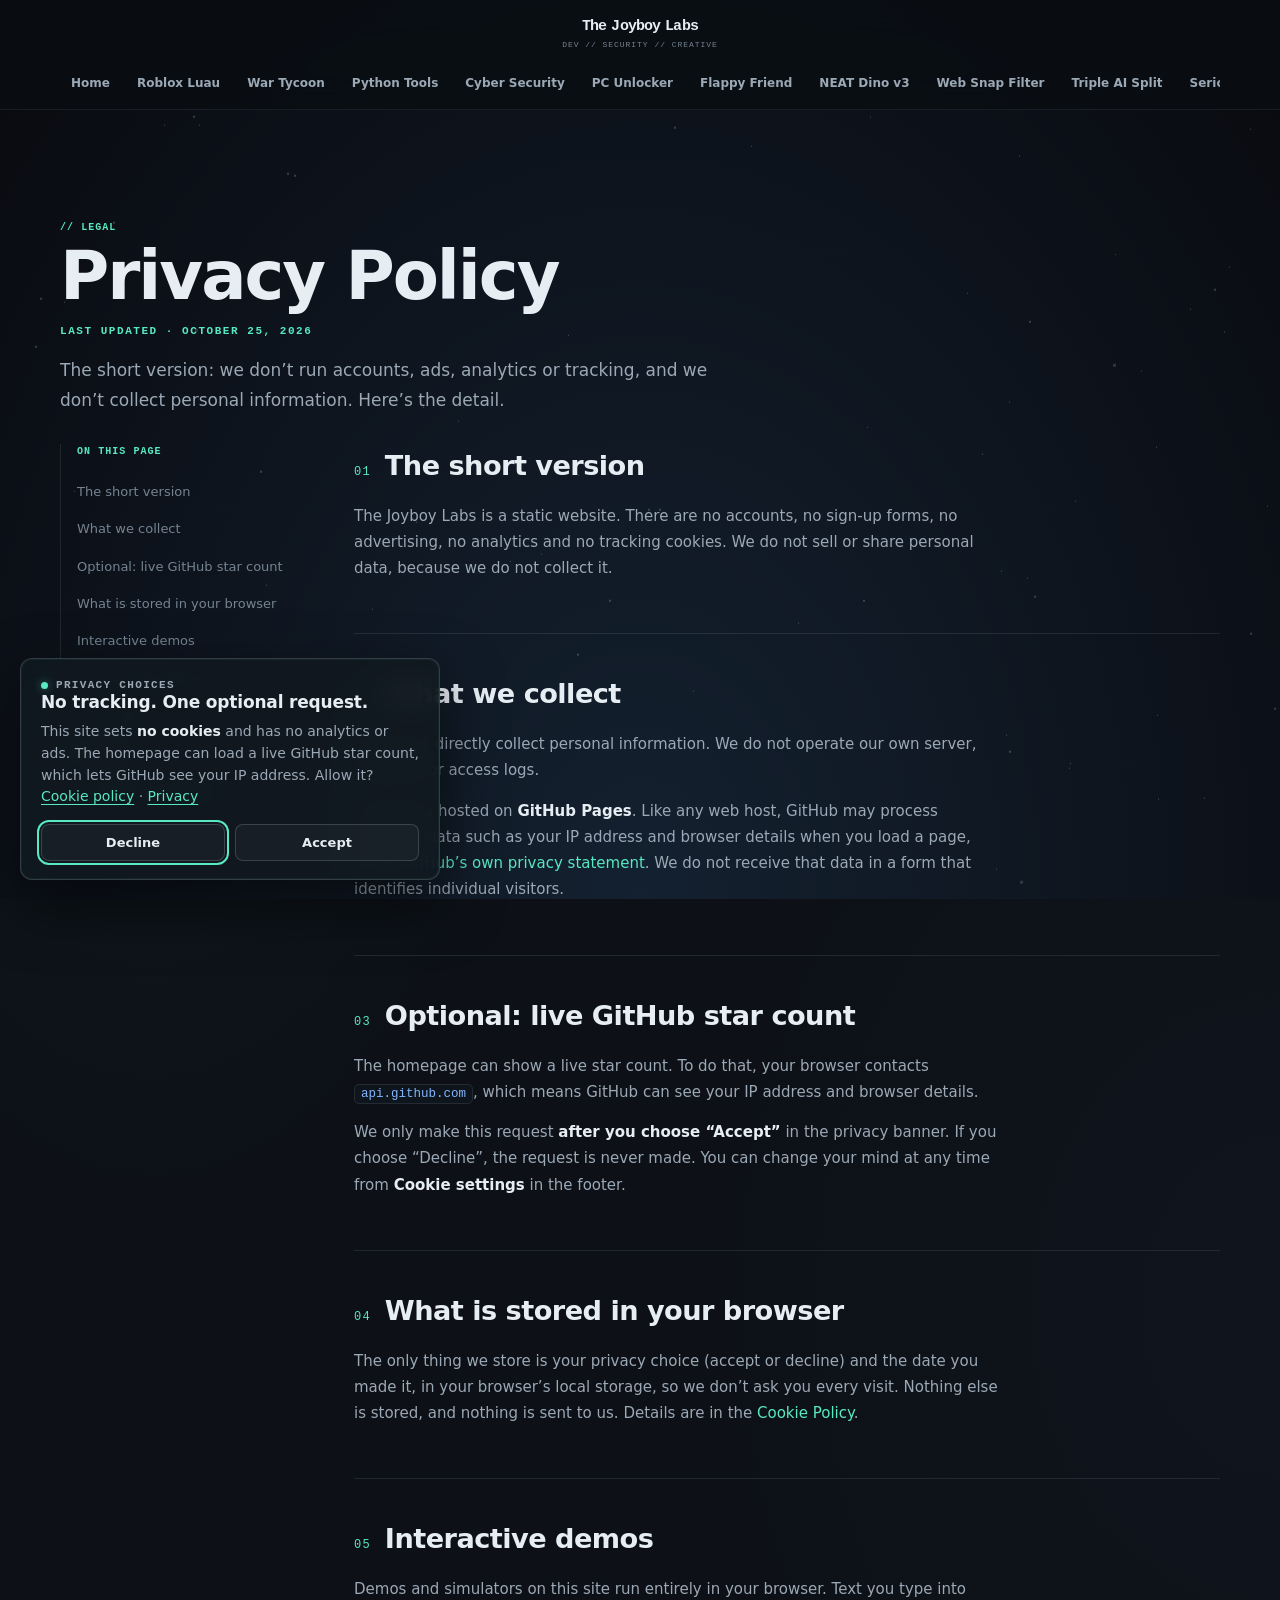
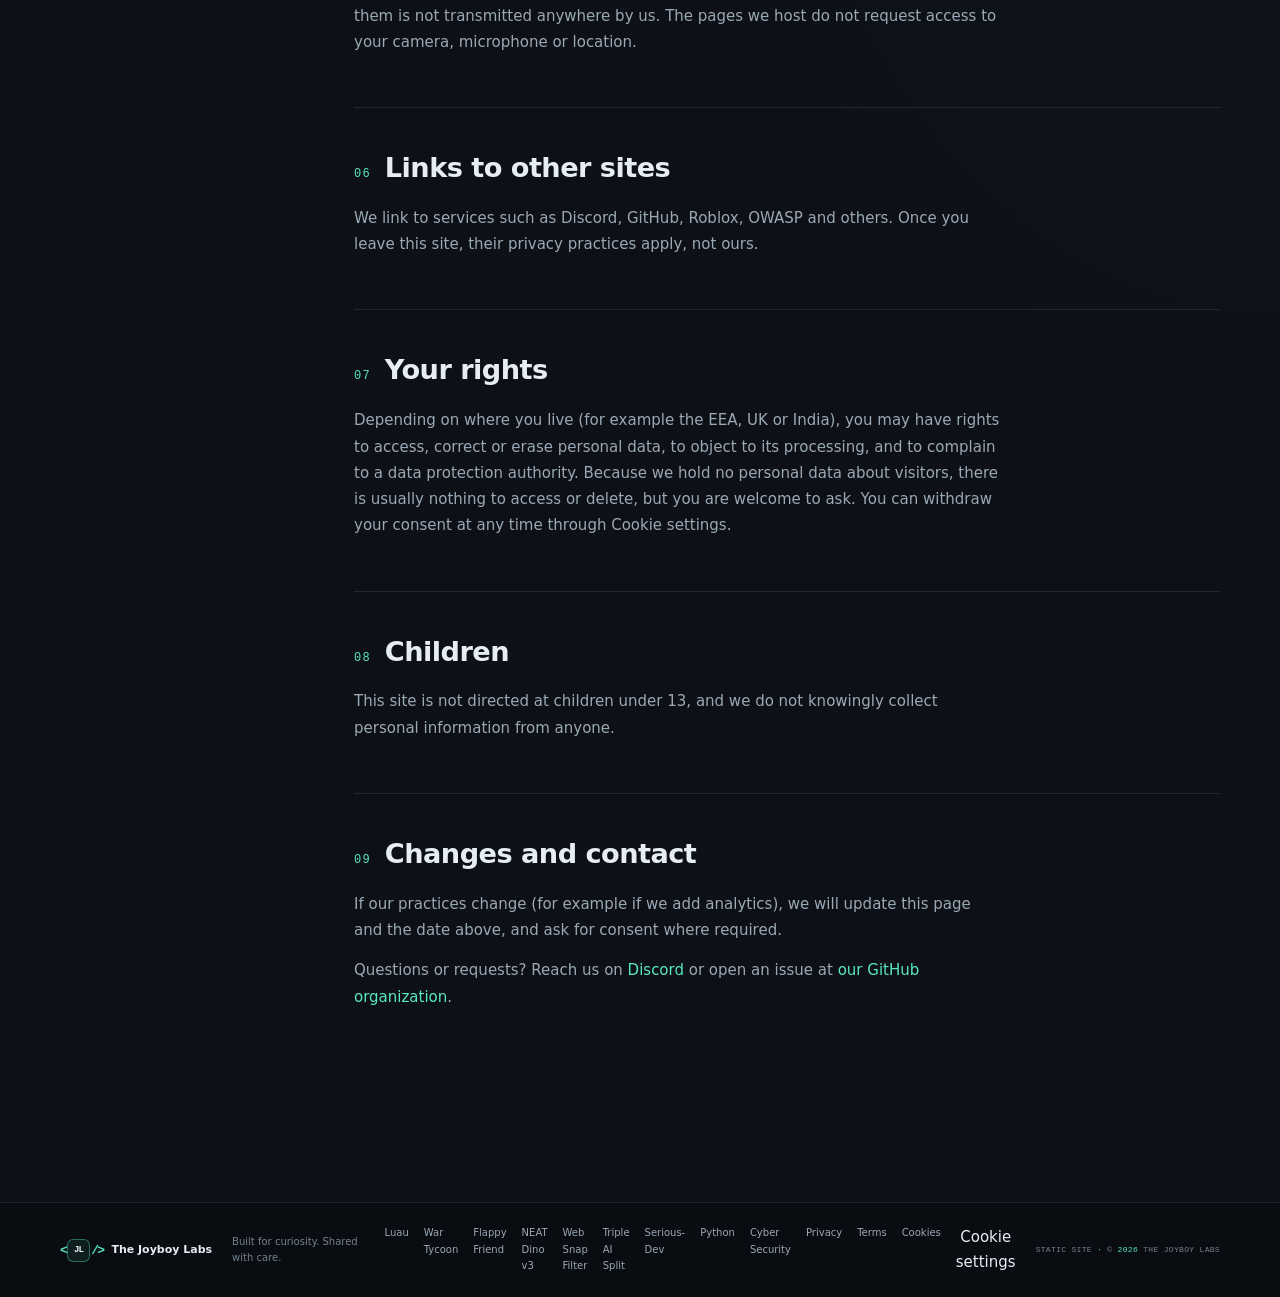
<file: privacy.html>
<!doctype html>
<html lang="en">
<head>
  <meta charset="utf-8">
  <meta name="viewport" content="width=device-width, initial-scale=1">
  <meta name="theme-color" content="#0d1117">
  <meta name="description" content="Privacy Policy for The Joyboy Labs: what data this site does and does not collect.">
  <title>Privacy Policy — The Joyboy Labs</title>
  <script>if(!matchMedia("(prefers-reduced-motion: reduce)").matches)document.documentElement.classList.add("js-motion")</script>
  <link rel="stylesheet" href="css/style.css">
  <link rel="stylesheet" href="css/motion.css">
  <link rel="stylesheet" href="css/legal.css">
  <link rel="stylesheet" href="css/consent.css">
  <style>
    .nav-shell {
      grid-template-columns: minmax(0, 1fr);
      grid-template-rows: 55px 48px;
    }
    .primary-nav {
      width: 100%;
      max-width: 100%;
      min-width: 0;
      overflow-x: auto;
      overflow-y: hidden;
      white-space: nowrap;
      scroll-behavior: smooth;
      -webkit-overflow-scrolling: touch;
      scrollbar-width: thin;
      scrollbar-color: rgba(88, 232, 194, 0.28) transparent;
      padding-bottom: 3px;
    }
    .primary-nav > :first-child { margin-left: auto; }
    .primary-nav > :last-child { margin-right: auto; }
    .primary-nav::-webkit-scrollbar { height: 3px; }
    .primary-nav::-webkit-scrollbar-track { background: transparent; }
    .primary-nav::-webkit-scrollbar-thumb {
      background: rgba(139, 148, 158, 0.26);
      border-radius: 999px;
    }
    .primary-nav:hover::-webkit-scrollbar-thumb {
      background: rgba(88, 232, 194, 0.55);
    }
    .nav-link {
      flex: 0 0 auto;
      white-space: nowrap;
    }
    @media (max-width: 960px) {
      .nav-shell { grid-template-rows: auto; }
      .primary-nav {
        overflow-x: visible;
        overflow-y: auto;
        max-height: calc(100vh - 76px);
        white-space: normal;
      }
      .primary-nav > :first-child,
      .primary-nav > :last-child { margin-inline: 0; }
    }
  </style>
  <script src="js/main.js" defer></script>
  <script src="vendor/gsap.min.js" defer></script>
  <script src="vendor/ScrollTrigger.min.js" defer></script>
  <script src="vendor/SplitText.min.js" defer></script>
  <script src="vendor/lenis.min.js" defer></script>
  <script src="js/motion.js" defer></script>
  <script src="js/consent.js" defer></script>
</head>
<body>
  <div class="site-starfield" aria-hidden="true"><div class="star-layer stars-small"></div><div class="star-layer stars-medium"></div><div class="star-layer stars-large"></div></div>
  <a class="skip-link" href="#main">Skip to content</a>
  <header class="site-header">
    <div class="nav-shell">
      <a class="brand" href="index.html" aria-label="The Joyboy Labs home">
        <span class="brand-copy">
          <span class="brand-name" aria-hidden="true">
            <span class="brand-letter" style="animation-delay: 0ms">T</span><span class="brand-letter" style="animation-delay: 48ms">h</span><span class="brand-letter" style="animation-delay: 96ms">e</span><span class="brand-letter brand-space" style="animation-delay: 144ms">&nbsp;</span><span class="brand-letter" style="animation-delay: 192ms">J</span><span class="brand-letter" style="animation-delay: 240ms">o</span><span class="brand-letter" style="animation-delay: 288ms">y</span><span class="brand-letter" style="animation-delay: 336ms">b</span><span class="brand-letter" style="animation-delay: 384ms">o</span><span class="brand-letter" style="animation-delay: 432ms">y</span><span class="brand-letter brand-space" style="animation-delay: 480ms">&nbsp;</span><span class="brand-letter" style="animation-delay: 528ms">L</span><span class="brand-letter" style="animation-delay: 576ms">a</span><span class="brand-letter" style="animation-delay: 624ms">b</span><span class="brand-letter" style="animation-delay: 672ms">s</span>
          </span>
          <span class="brand-tag">DEV // SECURITY // CREATIVE</span>
        </span>
      </a>

      <button class="menu-toggle" type="button" aria-expanded="false" aria-controls="primary-navigation" aria-label="Open navigation menu">
        <span class="menu-toggle-lines" aria-hidden="true"><span></span><span></span><span></span></span>
      </button>

      <nav class="primary-nav" id="primary-navigation" aria-label="Primary navigation">
        <a class="nav-link" href="index.html">Home</a>
        <a class="nav-link" href="roblox.html">Roblox Luau</a>
        <a class="nav-link" href="war-tycoon.html">War Tycoon</a>
        <a class="nav-link" href="python.html">Python Tools</a>
        <a class="nav-link" href="cyber.html">Cyber Security</a>
        <a class="nav-link" href="pc-unlocker.html">PC Unlocker</a>
        <a class="nav-link" href="flappy-friend.html">Flappy Friend</a>
        <a class="nav-link" href="neat-dino.html">NEAT Dino v3</a>
        <a class="nav-link" href="web-snap-filter.html">Web Snap Filter</a>
        <a class="nav-link" href="triple-ai-split.html">Triple AI Split</a>
        <a class="nav-link" href="serious-dev.html">Serious-Dev</a>
        <a class="discord-link button button-discord" href="https://discord.gg/joyboyhakari_16266" target="_blank" rel="noopener noreferrer">
          <span class="blob1" aria-hidden="true"></span><span class="blob2" aria-hidden="true"></span>
          <span class="inner"><svg aria-hidden="true" viewBox="0 0 24 24"><path d="M19.7 5.3a17.6 17.6 0 0 0-4.3-1.4l-.5 1a16.2 16.2 0 0 0-5.8 0l-.5-1a17.6 17.6 0 0 0-4.3 1.4C1.6 9.2.8 13 .8 16.8a17.8 17.8 0 0 0 5.3 2.7l1.1-1.8-1.7-.8.4-.3a12.6 12.6 0 0 0 12.2 0l.4.3-1.7.8 1.1 1.8a17.8 17.8 0 0 0 5.3-2.7c0-4.4-.8-8.1-3.5-11.5ZM8.8 14.7c-1 0-1.8-.9-1.8-2s.8-2 1.8-2 1.8.9 1.8 2-.8 2-1.8 2Zm6.4 0c-1 0-1.8-.9-1.8-2s.8-2 1.8-2 1.8.9 1.8 2-.8 2-1.8 2Z"/></svg><span>Join Discord</span><span class="external-mark" aria-hidden="true">↗</span></span>
        </a>
      </nav>
    </div>
  </header>
  <main id="main">
    <section class="legal-hero container" aria-labelledby="legal-title">
      <p class="eyebrow">// LEGAL</p>
      <h1 id="legal-title">Privacy Policy</h1>
      <p class="legal-meta">LAST UPDATED · OCTOBER 25, 2026</p>
      <p class="hero-lead">The short version: we don’t run accounts, ads, analytics or tracking, and we don’t collect personal information. Here’s the detail.</p>
    </section>
    <div class="container legal-layout">
      <aside class="legal-toc"><nav aria-label="On this page"><p class="eyebrow">ON THIS PAGE</p><a href="#summary">The short version</a><a href="#collect">What we collect</a><a href="#github-api">Optional: live GitHub star count</a><a href="#storage">What is stored in your browser</a><a href="#demos">Interactive demos</a><a href="#third-party">Links to other sites</a><a href="#rights">Your rights</a><a href="#children">Children</a><a href="#changes">Changes and contact</a></nav></aside>
      <article class="legal-body"><section class="legal-section" id="summary"><h2><span class="legal-num">01</span>The short version</h2><p>The Joyboy Labs is a static website. There are no accounts, no sign-up forms, no advertising, no analytics and no tracking cookies. We do not sell or share personal data, because we do not collect it.</p></section><section class="legal-section" id="collect"><h2><span class="legal-num">02</span>What we collect</h2><p>We do not directly collect personal information. We do not operate our own server, database or access logs.</p><p>This site is hosted on <strong>GitHub Pages</strong>. Like any web host, GitHub may process technical data such as your IP address and browser details when you load a page, under <a href="https://docs.github.com/site-policy/privacy-policies/github-general-privacy-statement" target="_blank" rel="noopener noreferrer">GitHub’s own privacy statement</a>. We do not receive that data in a form that identifies individual visitors.</p></section><section class="legal-section" id="github-api"><h2><span class="legal-num">03</span>Optional: live GitHub star count</h2><p>The homepage can show a live star count. To do that, your browser contacts <code>api.github.com</code>, which means GitHub can see your IP address and browser details.</p><p>We only make this request <strong>after you choose “Accept”</strong> in the privacy banner. If you choose “Decline”, the request is never made. You can change your mind at any time from <strong>Cookie settings</strong> in the footer.</p></section><section class="legal-section" id="storage"><h2><span class="legal-num">04</span>What is stored in your browser</h2><p>The only thing we store is your privacy choice (accept or decline) and the date you made it, in your browser’s local storage, so we don’t ask you every visit. Nothing else is stored, and nothing is sent to us. Details are in the <a href="cookies.html">Cookie Policy</a>.</p></section><section class="legal-section" id="demos"><h2><span class="legal-num">05</span>Interactive demos</h2><p>Demos and simulators on this site run entirely in your browser. Text you type into them is not transmitted anywhere by us. The pages we host do not request access to your camera, microphone or location.</p></section><section class="legal-section" id="third-party"><h2><span class="legal-num">06</span>Links to other sites</h2><p>We link to services such as Discord, GitHub, Roblox, OWASP and others. Once you leave this site, their privacy practices apply, not ours.</p></section><section class="legal-section" id="rights"><h2><span class="legal-num">07</span>Your rights</h2><p>Depending on where you live (for example the EEA, UK or India), you may have rights to access, correct or erase personal data, to object to its processing, and to complain to a data protection authority. Because we hold no personal data about visitors, there is usually nothing to access or delete, but you are welcome to ask. You can withdraw your consent at any time through Cookie settings.</p></section><section class="legal-section" id="children"><h2><span class="legal-num">08</span>Children</h2><p>This site is not directed at children under 13, and we do not knowingly collect personal information from anyone.</p></section><section class="legal-section" id="changes"><h2><span class="legal-num">09</span>Changes and contact</h2><p>If our practices change (for example if we add analytics), we will update this page and the date above, and ask for consent where required.</p><p>Questions or requests? Reach us on <a href="https://discord.gg/joyboyhakari_16266" target="_blank" rel="noopener noreferrer">Discord</a> or open an issue at <a href="https://github.com/the-joyboy-labs" target="_blank" rel="noopener noreferrer">our GitHub organization</a>.</p></section></article>
    </div>
  </main>
  <footer class="site-footer">
    <div class="footer-shell">
      <a class="footer-brand" href="index.html"><span class="brand-mark" aria-hidden="true"><span class="brand-mark-bracket">&lt;</span><span class="brand-mark-core">JL</span><span class="brand-mark-bracket">/&gt;</span></span><span>The Joyboy Labs</span></a>
      <p>Built for curiosity. Shared with care.</p>
      <div class="footer-links"><a href="roblox.html">Luau</a><a href="war-tycoon.html">War Tycoon</a><a href="flappy-friend.html">Flappy Friend</a><a href="neat-dino.html">NEAT Dino v3</a><a href="web-snap-filter.html">Web Snap Filter</a><a href="triple-ai-split.html">Triple AI Split</a><a href="serious-dev.html">Serious-Dev</a><a href="python.html">Python</a><a href="cyber.html">Cyber Security</a><a href="privacy.html">Privacy</a><a href="terms.html">Terms</a><a href="cookies.html">Cookies</a></div>
      <span class="footer-meta">STATIC SITE <span aria-hidden="true">·</span> © <span data-current-year>2026</span> THE JOYBOY LABS</span>
    </div>
  </footer>
  <script>
    (() => {
      const nav = document.getElementById("primary-navigation");
      if (!nav) return;
      nav.addEventListener("wheel", (e) => {
        if (window.innerWidth <= 960 || nav.scrollWidth <= nav.clientWidth) return;
        if (Math.abs(e.deltaY) > Math.abs(e.deltaX)) {
          e.preventDefault();
          nav.scrollLeft += e.deltaY;
        }
      }, { passive: false });
    })();
  </script>
</body>
</html>
</file>
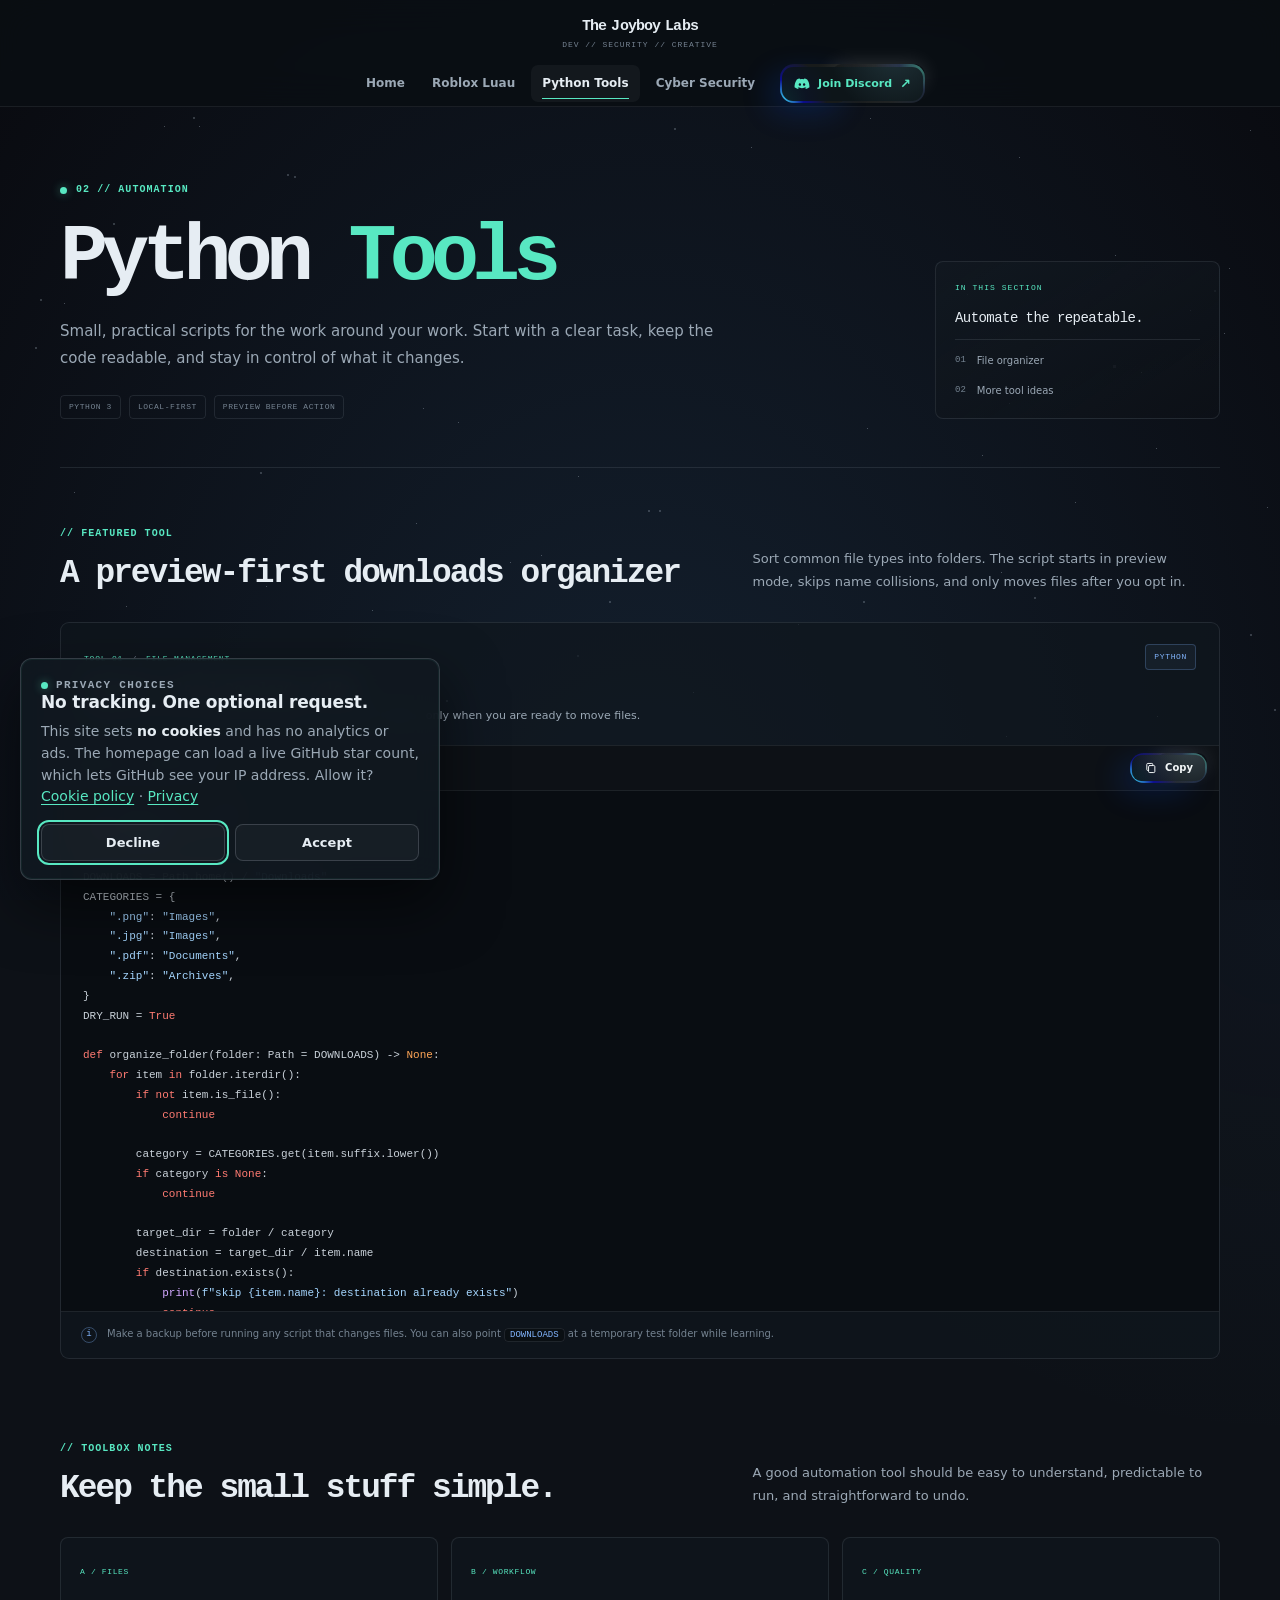
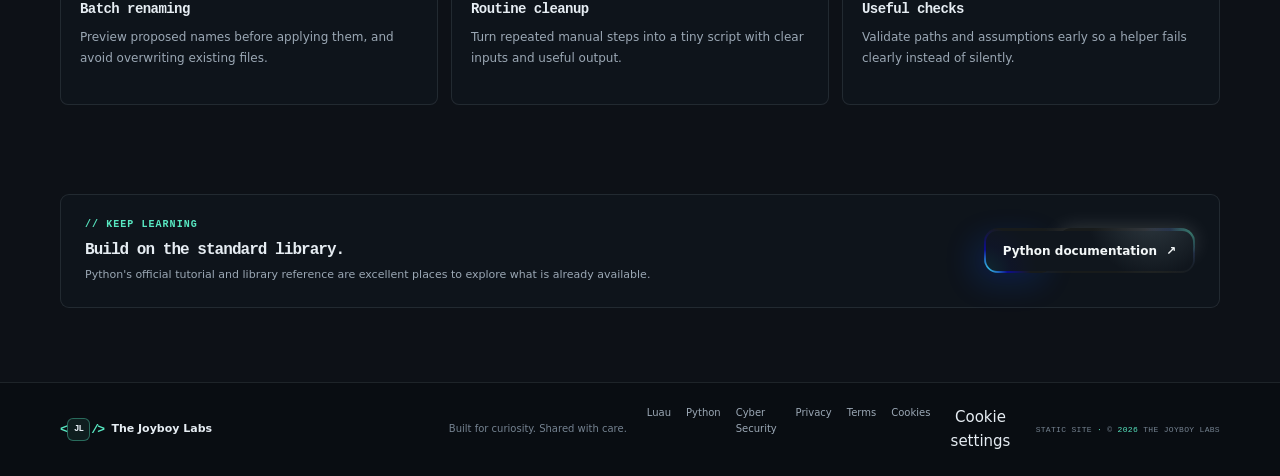
<file: python.html>
<!doctype html>
<html lang="en">
<head>
  <meta charset="utf-8">
  <meta name="viewport" content="width=device-width, initial-scale=1">
  <meta name="theme-color" content="#0d1117">
  <meta name="description" content="Python automation examples and lightweight utilities for everyday tasks, designed to be readable and safe to adapt.">
  <title>Python Tools — The Joyboy Labs</title>
  <link rel="stylesheet" href="css/style.css">
  <script src="js/main.js" defer></script>
  <link rel="stylesheet" href="css/consent.css">
</head>
<body>
  <div class="site-starfield" aria-hidden="true">
    <div class="star-layer stars-small"></div>
    <div class="star-layer stars-medium"></div>
    <div class="star-layer stars-large"></div>
  </div>
  <a class="skip-link" href="#main">Skip to content</a>

  <header class="site-header">
    <div class="nav-shell">
      <a class="brand" href="index.html" aria-label="The Joyboy Labs home">
        <span class="brand-copy">
          <span class="brand-name" aria-hidden="true">
            <span class="brand-letter" style="animation-delay: 0ms">T</span><span class="brand-letter" style="animation-delay: 48ms">h</span><span class="brand-letter" style="animation-delay: 96ms">e</span><span class="brand-letter brand-space" style="animation-delay: 144ms">&nbsp;</span><span class="brand-letter" style="animation-delay: 192ms">J</span><span class="brand-letter" style="animation-delay: 240ms">o</span><span class="brand-letter" style="animation-delay: 288ms">y</span><span class="brand-letter" style="animation-delay: 336ms">b</span><span class="brand-letter" style="animation-delay: 384ms">o</span><span class="brand-letter" style="animation-delay: 432ms">y</span><span class="brand-letter brand-space" style="animation-delay: 480ms">&nbsp;</span><span class="brand-letter" style="animation-delay: 528ms">L</span><span class="brand-letter" style="animation-delay: 576ms">a</span><span class="brand-letter" style="animation-delay: 624ms">b</span><span class="brand-letter" style="animation-delay: 672ms">s</span>
          </span>
          <span class="brand-tag">DEV // SECURITY // CREATIVE</span>
        </span>
      </a>
      <button class="menu-toggle" type="button" aria-expanded="false" aria-controls="primary-navigation" aria-label="Open navigation menu">
        <span class="menu-toggle-lines" aria-hidden="true"><span></span><span></span><span></span></span>
      </button>
      <nav class="primary-nav" id="primary-navigation" aria-label="Primary navigation">
        <a class="nav-link" href="index.html">Home</a>
        <a class="nav-link" href="roblox.html">Roblox Luau</a>
        <a class="nav-link is-active" href="python.html" aria-current="page">Python Tools</a>
        <a class="nav-link" href="cyber.html">Cyber Security</a>
        <a class="discord-link button button-discord" href="https://discord.gg/joyboyhakari_16266" target="_blank" rel="noopener noreferrer">
          <span class="blob1" aria-hidden="true"></span><span class="blob2" aria-hidden="true"></span>
          <span class="inner"><svg aria-hidden="true" viewBox="0 0 24 24"><path d="M19.7 5.3a17.6 17.6 0 0 0-4.3-1.4l-.5 1a16.2 16.2 0 0 0-5.8 0l-.5-1a17.6 17.6 0 0 0-4.3 1.4C1.6 9.2.8 13 .8 16.8a17.8 17.8 0 0 0 5.3 2.7l1.1-1.8-1.7-.8.4-.3a12.6 12.6 0 0 0 12.2 0l.4.3-1.7.8 1.1 1.8a17.8 17.8 0 0 0 5.3-2.7c0-4.4-.8-8.1-3.5-11.5ZM8.8 14.7c-1 0-1.8-.9-1.8-2s.8-2 1.8-2 1.8.9 1.8 2-.8 2-1.8 2Zm6.4 0c-1 0-1.8-.9-1.8-2s.8-2 1.8-2 1.8.9 1.8 2-.8 2-1.8 2Z"/></svg><span>Join Discord</span><span class="external-mark" aria-hidden="true">↗</span></span>
        </a>
      </nav>
    </div>
  </header>

  <main id="main">
    <section class="page-hero container" aria-labelledby="page-title">
      <div class="page-hero-copy">
        <p class="eyebrow"><span class="status-dot"></span> 02 // AUTOMATION</p>
        <h1 id="page-title">Python <span class="title-accent">Tools</span></h1>
        <p class="page-lead">Small, practical scripts for the work around your work. Start with a clear task, keep the code readable, and stay in control of what it changes.</p>
        <div class="tag-row"><span class="tag">PYTHON 3</span><span class="tag">LOCAL-FIRST</span><span class="tag">PREVIEW BEFORE ACTION</span></div>
      </div>
      <aside class="page-index-card" aria-label="Section overview">
        <span class="index-card-label">IN THIS SECTION</span>
        <span class="index-card-title">Automate the repeatable.</span>
        <span class="index-card-line"><span>01</span> File organizer</span>
        <span class="index-card-line"><span>02</span> More tool ideas</span>
      </aside>
    </section>

    <section class="section-block container" aria-labelledby="script-title">
      <div class="section-heading">
        <div><p class="eyebrow">// FEATURED TOOL</p><h2 id="script-title">A preview-first downloads organizer</h2></div>
        <p class="section-intro">Sort common file types into folders. The script starts in preview mode, skips name collisions, and only moves files after you opt in.</p>
      </div>

      <article class="snippet-card">
        <div class="snippet-heading">
          <div><span class="snippet-kicker">TOOL 01 <span aria-hidden="true">/</span> FILE MANAGEMENT</span><h3>Organize a local Downloads folder</h3><p>Review the preview output first. Change <code>DRY_RUN</code> to <code>False</code> only when you are ready to move files.</p></div>
          <span class="language-pill">PYTHON</span>
        </div>
        <div class="code-card">
          <div class="code-toolbar"><span class="code-file"><span class="file-dot"></span> organize_downloads.py</span><button class="copy-button button button-utility" type="button" aria-label="Copy Python code"><span class="blob1" aria-hidden="true"></span><span class="blob2" aria-hidden="true"></span><span class="inner"><svg aria-hidden="true" viewBox="0 0 20 20"><rect x="6.5" y="6.5" width="9" height="10" rx="1.5"></rect><path d="M12.5 6.5V4.8A1.3 1.3 0 0 0 11.2 3.5H5.3A1.3 1.3 0 0 0 4 4.8v7.4a1.3 1.3 0 0 0 1.3 1.3h1.2"></path></svg><span class="copy-label">Copy</span></span></button></div>
          <pre><code><span class="token-keyword">from</span> pathlib <span class="token-keyword">import</span> Path
<span class="token-keyword">import</span> shutil

DOWNLOADS = Path.home() / <span class="token-string">"Downloads"</span>
CATEGORIES = {
    <span class="token-string">".png"</span>: <span class="token-string">"Images"</span>,
    <span class="token-string">".jpg"</span>: <span class="token-string">"Images"</span>,
    <span class="token-string">".pdf"</span>: <span class="token-string">"Documents"</span>,
    <span class="token-string">".zip"</span>: <span class="token-string">"Archives"</span>,
}
DRY_RUN = <span class="token-keyword">True</span>

<span class="token-keyword">def</span> organize_folder(folder: Path = DOWNLOADS) -&gt; <span class="token-type">None</span>:
    <span class="token-keyword">for</span> item <span class="token-keyword">in</span> folder.iterdir():
        <span class="token-keyword">if not</span> item.is_file():
            <span class="token-keyword">continue</span>

        category = CATEGORIES.get(item.suffix.lower())
        <span class="token-keyword">if</span> category <span class="token-keyword">is None</span>:
            <span class="token-keyword">continue</span>

        target_dir = folder / category
        destination = target_dir / item.name
        <span class="token-keyword">if</span> destination.exists():
            <span class="token-function">print</span>(<span class="token-string">f"skip {item.name}: destination already exists"</span>)
            <span class="token-keyword">continue</span>

        action = <span class="token-string">"preview"</span> <span class="token-keyword">if</span> DRY_RUN <span class="token-keyword">else</span> <span class="token-string">"move"</span>
        <span class="token-function">print</span>(<span class="token-string">f"{action}: {item.name} -&gt; {category}/"</span>)
        <span class="token-keyword">if not</span> DRY_RUN:
            target_dir.mkdir(exist_ok=<span class="token-keyword">True</span>)
            shutil.move(<span class="token-function">str</span>(item), <span class="token-function">str</span>(destination))


<span class="token-keyword">if</span> __name__ == <span class="token-string">"__main__"</span>:
    organize_folder()</code></pre>
        </div>
        <div class="snippet-footnote"><span class="footnote-mark" aria-hidden="true">i</span><p>Make a backup before running any script that changes files. You can also point <code>DOWNLOADS</code> at a temporary test folder while learning.</p></div>
      </article>
    </section>

    <section class="section-block section-block-compact container" aria-labelledby="tool-ideas-title">
      <div class="section-heading">
        <div><p class="eyebrow">// TOOLBOX NOTES</p><h2 id="tool-ideas-title">Keep the small stuff simple.</h2></div>
        <p class="section-intro">A good automation tool should be easy to understand, predictable to run, and straightforward to undo.</p>
      </div>
      <div class="principle-grid">
        <article class="mini-card"><span class="mini-card-index">A / FILES</span><h3>Batch renaming</h3><p>Preview proposed names before applying them, and avoid overwriting existing files.</p></article>
        <article class="mini-card"><span class="mini-card-index">B / WORKFLOW</span><h3>Routine cleanup</h3><p>Turn repeated manual steps into a tiny script with clear inputs and useful output.</p></article>
        <article class="mini-card"><span class="mini-card-index">C / QUALITY</span><h3>Useful checks</h3><p>Validate paths and assumptions early so a helper fails clearly instead of silently.</p></article>
      </div>
    </section>

    <section class="resource-strip container" aria-label="Python documentation">
      <div><p class="eyebrow">// KEEP LEARNING</p><h2>Build on the standard library.</h2><p>Python's official tutorial and library reference are excellent places to explore what is already available.</p></div>
      <a class="button button-outline" href="https://docs.python.org/3/tutorial/" target="_blank" rel="noopener noreferrer"><span class="blob1" aria-hidden="true"></span><span class="blob2" aria-hidden="true"></span><span class="inner"><span>Python documentation</span><span aria-hidden="true">↗</span></span></a>
    </section>
  </main>

  <footer class="site-footer">
    <div class="footer-shell">
      <a class="footer-brand" href="index.html"><span class="brand-mark" aria-hidden="true"><span class="brand-mark-bracket">&lt;</span><span class="brand-mark-core">JL</span><span class="brand-mark-bracket">/&gt;</span></span><span>The Joyboy Labs</span></a>
      <p>Built for curiosity. Shared with care.</p>
      <div class="footer-links"><a href="roblox.html">Luau</a><a href="python.html">Python</a><a href="cyber.html">Cyber Security</a><a href="privacy.html">Privacy</a><a href="terms.html">Terms</a><a href="cookies.html">Cookies</a></div>
      <span class="footer-meta">STATIC SITE <span aria-hidden="true">·</span> © <span data-current-year>2026</span> THE JOYBOY LABS</span>
    </div>
  </footer>
  <script src="js/consent.js" defer></script>
</body>
</html>
</file>
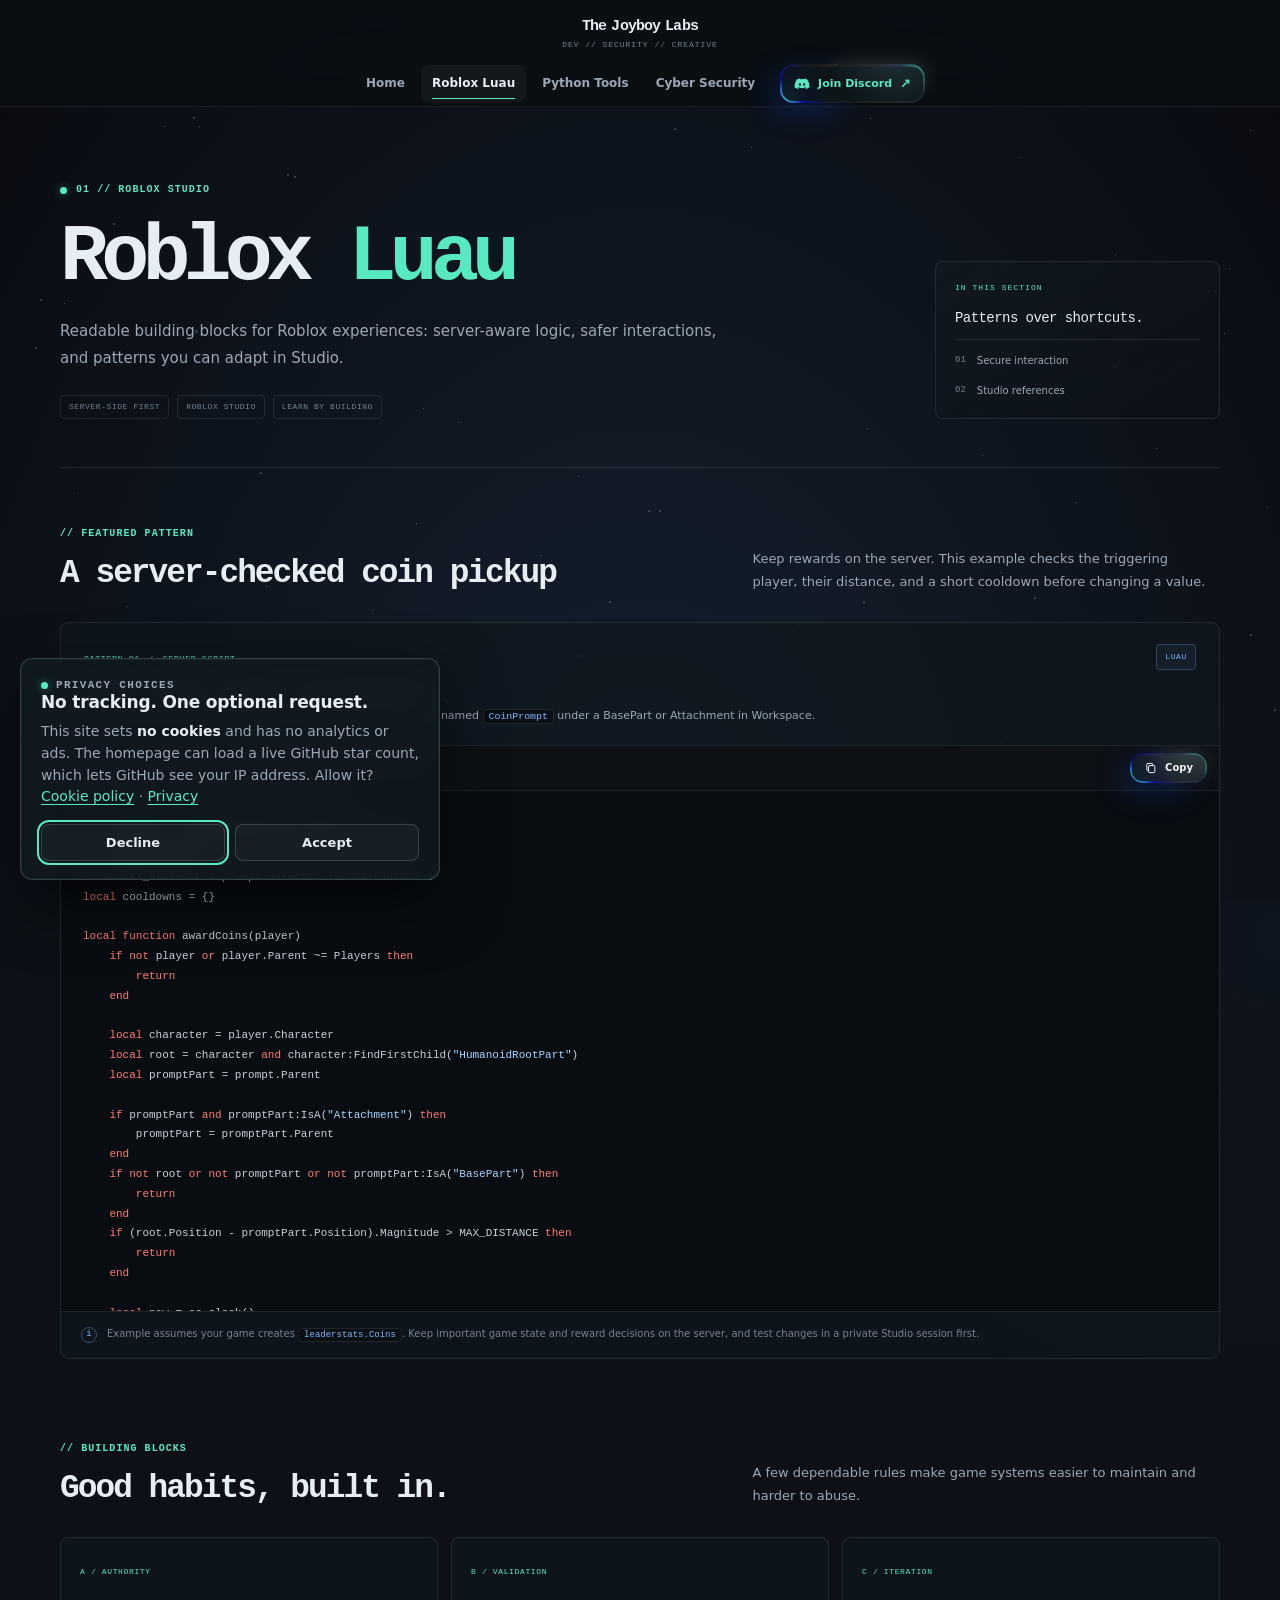
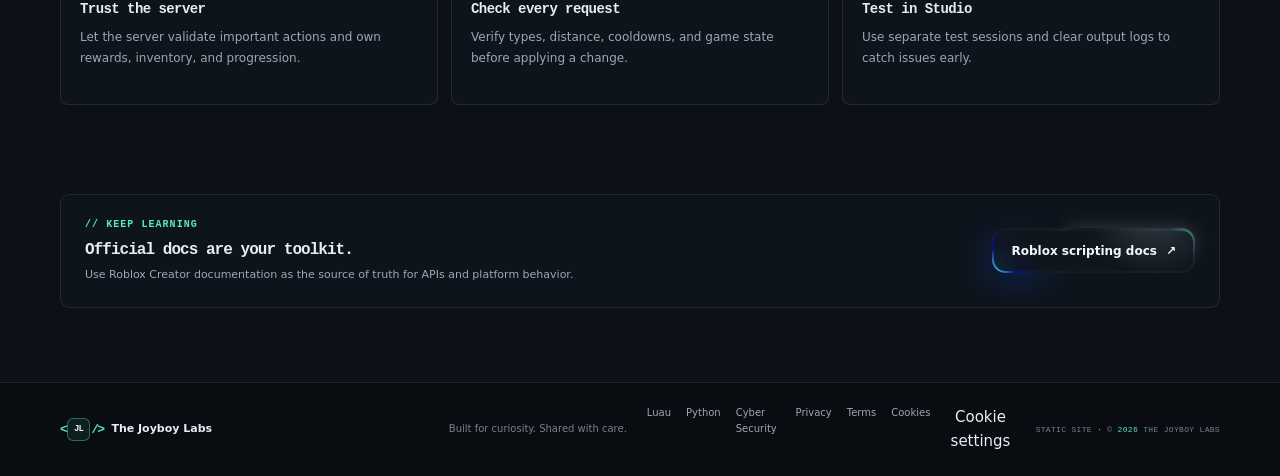
<file: roblox.html>
<!doctype html>
<html lang="en">
<head>
  <meta charset="utf-8">
  <meta name="viewport" content="width=device-width, initial-scale=1">
  <meta name="theme-color" content="#0d1117">
  <meta name="description" content="Roblox Studio Luau examples focused on clean game systems, server-side validation, and readable scripting patterns.">
  <title>Roblox Luau — The Joyboy Labs</title>
  <link rel="stylesheet" href="css/style.css">
  <script src="js/main.js" defer></script>
  <link rel="stylesheet" href="css/consent.css">
</head>
<body>
  <div class="site-starfield" aria-hidden="true">
    <div class="star-layer stars-small"></div>
    <div class="star-layer stars-medium"></div>
    <div class="star-layer stars-large"></div>
  </div>
  <a class="skip-link" href="#main">Skip to content</a>

  <header class="site-header">
    <div class="nav-shell">
      <a class="brand" href="index.html" aria-label="The Joyboy Labs home">
        <span class="brand-copy">
          <span class="brand-name" aria-hidden="true">
            <span class="brand-letter" style="animation-delay: 0ms">T</span><span class="brand-letter" style="animation-delay: 48ms">h</span><span class="brand-letter" style="animation-delay: 96ms">e</span><span class="brand-letter brand-space" style="animation-delay: 144ms">&nbsp;</span><span class="brand-letter" style="animation-delay: 192ms">J</span><span class="brand-letter" style="animation-delay: 240ms">o</span><span class="brand-letter" style="animation-delay: 288ms">y</span><span class="brand-letter" style="animation-delay: 336ms">b</span><span class="brand-letter" style="animation-delay: 384ms">o</span><span class="brand-letter" style="animation-delay: 432ms">y</span><span class="brand-letter brand-space" style="animation-delay: 480ms">&nbsp;</span><span class="brand-letter" style="animation-delay: 528ms">L</span><span class="brand-letter" style="animation-delay: 576ms">a</span><span class="brand-letter" style="animation-delay: 624ms">b</span><span class="brand-letter" style="animation-delay: 672ms">s</span>
          </span>
          <span class="brand-tag">DEV // SECURITY // CREATIVE</span>
        </span>
      </a>
      <button class="menu-toggle" type="button" aria-expanded="false" aria-controls="primary-navigation" aria-label="Open navigation menu">
        <span class="menu-toggle-lines" aria-hidden="true"><span></span><span></span><span></span></span>
      </button>
      <nav class="primary-nav" id="primary-navigation" aria-label="Primary navigation">
        <a class="nav-link" href="index.html">Home</a>
        <a class="nav-link is-active" href="roblox.html" aria-current="page">Roblox Luau</a>
        <a class="nav-link" href="python.html">Python Tools</a>
        <a class="nav-link" href="cyber.html">Cyber Security</a>
        <a class="discord-link button button-discord" href="https://discord.gg/joyboyhakari_16266" target="_blank" rel="noopener noreferrer">
          <span class="blob1" aria-hidden="true"></span><span class="blob2" aria-hidden="true"></span>
          <span class="inner"><svg aria-hidden="true" viewBox="0 0 24 24"><path d="M19.7 5.3a17.6 17.6 0 0 0-4.3-1.4l-.5 1a16.2 16.2 0 0 0-5.8 0l-.5-1a17.6 17.6 0 0 0-4.3 1.4C1.6 9.2.8 13 .8 16.8a17.8 17.8 0 0 0 5.3 2.7l1.1-1.8-1.7-.8.4-.3a12.6 12.6 0 0 0 12.2 0l.4.3-1.7.8 1.1 1.8a17.8 17.8 0 0 0 5.3-2.7c0-4.4-.8-8.1-3.5-11.5ZM8.8 14.7c-1 0-1.8-.9-1.8-2s.8-2 1.8-2 1.8.9 1.8 2-.8 2-1.8 2Zm6.4 0c-1 0-1.8-.9-1.8-2s.8-2 1.8-2 1.8.9 1.8 2-.8 2-1.8 2Z"/></svg><span>Join Discord</span><span class="external-mark" aria-hidden="true">↗</span></span>
        </a>
      </nav>
    </div>
  </header>

  <main id="main">
    <section class="page-hero container" aria-labelledby="page-title">
      <div class="page-hero-copy">
        <p class="eyebrow"><span class="status-dot"></span> 01 // ROBLOX STUDIO</p>
        <h1 id="page-title">Roblox <span class="title-accent">Luau</span></h1>
        <p class="page-lead">Readable building blocks for Roblox experiences: server-aware logic, safer interactions, and patterns you can adapt in Studio.</p>
        <div class="tag-row"><span class="tag">SERVER-SIDE FIRST</span><span class="tag">ROBLOX STUDIO</span><span class="tag">LEARN BY BUILDING</span></div>
      </div>
      <aside class="page-index-card" aria-label="Section overview">
        <span class="index-card-label">IN THIS SECTION</span>
        <span class="index-card-title">Patterns over shortcuts.</span>
        <span class="index-card-line"><span>01</span> Secure interaction</span>
        <span class="index-card-line"><span>02</span> Studio references</span>
      </aside>
    </section>

    <section class="section-block container" aria-labelledby="script-title">
      <div class="section-heading">
        <div><p class="eyebrow">// FEATURED PATTERN</p><h2 id="script-title">A server-checked coin pickup</h2></div>
        <p class="section-intro">Keep rewards on the server. This example checks the triggering player, their distance, and a short cooldown before changing a value.</p>
      </div>

      <article class="snippet-card">
        <div class="snippet-heading">
          <div><span class="snippet-kicker">PATTERN 01 <span aria-hidden="true">/</span> SERVER SCRIPT</span><h3>Reward a player through a ProximityPrompt</h3><p>Place a Script in ServerScriptService and add a ProximityPrompt named <code>CoinPrompt</code> under a BasePart or Attachment in Workspace.</p></div>
          <span class="language-pill">LUAU</span>
        </div>
        <div class="code-card">
          <div class="code-toolbar"><span class="code-file"><span class="file-dot"></span> ServerScriptService / CoinPickup.server.lua</span><button class="copy-button button button-utility" type="button" aria-label="Copy Luau code"><span class="blob1" aria-hidden="true"></span><span class="blob2" aria-hidden="true"></span><span class="inner"><svg aria-hidden="true" viewBox="0 0 20 20"><rect x="6.5" y="6.5" width="9" height="10" rx="1.5"></rect><path d="M12.5 6.5V4.8A1.3 1.3 0 0 0 11.2 3.5H5.3A1.3 1.3 0 0 0 4 4.8v7.4a1.3 1.3 0 0 0 1.3 1.3h1.2"></path></svg><span class="copy-label">Copy</span></span></button></div>
          <pre><code><span class="token-keyword">local</span> Players = game:GetService(<span class="token-string">"Players"</span>)
<span class="token-keyword">local</span> prompt = workspace:WaitForChild(<span class="token-string">"CoinPrompt"</span>)
<span class="token-keyword">local</span> COIN_REWARD = <span class="token-number">5</span>
<span class="token-keyword">local</span> MAX_DISTANCE = prompt.MaxActivationDistance + <span class="token-number">2</span>
<span class="token-keyword">local</span> cooldowns = {}

<span class="token-keyword">local function</span> awardCoins(player)
    <span class="token-keyword">if</span> <span class="token-keyword">not</span> player <span class="token-keyword">or</span> player.Parent ~= Players <span class="token-keyword">then</span>
        <span class="token-keyword">return</span>
    <span class="token-keyword">end</span>

    <span class="token-keyword">local</span> character = player.Character
    <span class="token-keyword">local</span> root = character <span class="token-keyword">and</span> character:FindFirstChild(<span class="token-string">"HumanoidRootPart"</span>)
    <span class="token-keyword">local</span> promptPart = prompt.Parent

    <span class="token-keyword">if</span> promptPart <span class="token-keyword">and</span> promptPart:IsA(<span class="token-string">"Attachment"</span>) <span class="token-keyword">then</span>
        promptPart = promptPart.Parent
    <span class="token-keyword">end</span>
    <span class="token-keyword">if not</span> root <span class="token-keyword">or not</span> promptPart <span class="token-keyword">or not</span> promptPart:IsA(<span class="token-string">"BasePart"</span>) <span class="token-keyword">then</span>
        <span class="token-keyword">return</span>
    <span class="token-keyword">end</span>
    <span class="token-keyword">if</span> (root.Position - promptPart.Position).Magnitude &gt; MAX_DISTANCE <span class="token-keyword">then</span>
        <span class="token-keyword">return</span>
    <span class="token-keyword">end</span>

    <span class="token-keyword">local</span> now = os.clock()
    <span class="token-keyword">if</span> cooldowns[player] <span class="token-keyword">and</span> now - cooldowns[player] &lt; <span class="token-number">1</span> <span class="token-keyword">then</span>
        <span class="token-keyword">return</span>
    <span class="token-keyword">end</span>
    cooldowns[player] = now

    <span class="token-keyword">local</span> leaderstats = player:FindFirstChild(<span class="token-string">"leaderstats"</span>)
    <span class="token-keyword">local</span> coins = leaderstats <span class="token-keyword">and</span> leaderstats:FindFirstChild(<span class="token-string">"Coins"</span>)
    <span class="token-keyword">if</span> coins <span class="token-keyword">and</span> coins:IsA(<span class="token-string">"IntValue"</span>) <span class="token-keyword">then</span>
        coins.Value += COIN_REWARD
    <span class="token-keyword">end</span>
<span class="token-keyword">end</span>

Players.PlayerRemoving:Connect(<span class="token-keyword">function</span>(player)
    cooldowns[player] = <span class="token-keyword">nil</span>
<span class="token-keyword">end</span>)
prompt.Triggered:Connect(awardCoins)</code></pre>
        </div>
        <div class="snippet-footnote"><span class="footnote-mark" aria-hidden="true">i</span><p>Example assumes your game creates <code>leaderstats.Coins</code>. Keep important game state and reward decisions on the server, and test changes in a private Studio session first.</p></div>
      </article>
    </section>

    <section class="section-block section-block-compact container" aria-labelledby="principles-title">
      <div class="section-heading">
        <div><p class="eyebrow">// BUILDING BLOCKS</p><h2 id="principles-title">Good habits, built in.</h2></div>
        <p class="section-intro">A few dependable rules make game systems easier to maintain and harder to abuse.</p>
      </div>
      <div class="principle-grid">
        <article class="mini-card"><span class="mini-card-index">A / AUTHORITY</span><h3>Trust the server</h3><p>Let the server validate important actions and own rewards, inventory, and progression.</p></article>
        <article class="mini-card"><span class="mini-card-index">B / VALIDATION</span><h3>Check every request</h3><p>Verify types, distance, cooldowns, and game state before applying a change.</p></article>
        <article class="mini-card"><span class="mini-card-index">C / ITERATION</span><h3>Test in Studio</h3><p>Use separate test sessions and clear output logs to catch issues early.</p></article>
      </div>
    </section>

    <section class="resource-strip container" aria-label="Official Roblox documentation">
      <div><p class="eyebrow">// KEEP LEARNING</p><h2>Official docs are your toolkit.</h2><p>Use Roblox Creator documentation as the source of truth for APIs and platform behavior.</p></div>
      <a class="button button-outline" href="https://create.roblox.com/docs/scripting" target="_blank" rel="noopener noreferrer"><span class="blob1" aria-hidden="true"></span><span class="blob2" aria-hidden="true"></span><span class="inner"><span>Roblox scripting docs</span><span aria-hidden="true">↗</span></span></a>
    </section>
  </main>

  <footer class="site-footer">
    <div class="footer-shell">
      <a class="footer-brand" href="index.html"><span class="brand-mark" aria-hidden="true"><span class="brand-mark-bracket">&lt;</span><span class="brand-mark-core">JL</span><span class="brand-mark-bracket">/&gt;</span></span><span>The Joyboy Labs</span></a>
      <p>Built for curiosity. Shared with care.</p>
      <div class="footer-links"><a href="roblox.html">Luau</a><a href="python.html">Python</a><a href="cyber.html">Cyber Security</a><a href="privacy.html">Privacy</a><a href="terms.html">Terms</a><a href="cookies.html">Cookies</a></div>
      <span class="footer-meta">STATIC SITE <span aria-hidden="true">·</span> © <span data-current-year>2026</span> THE JOYBOY LABS</span>
    </div>
  </footer>
  <script src="js/consent.js" defer></script>
</body>
</html>
</file>
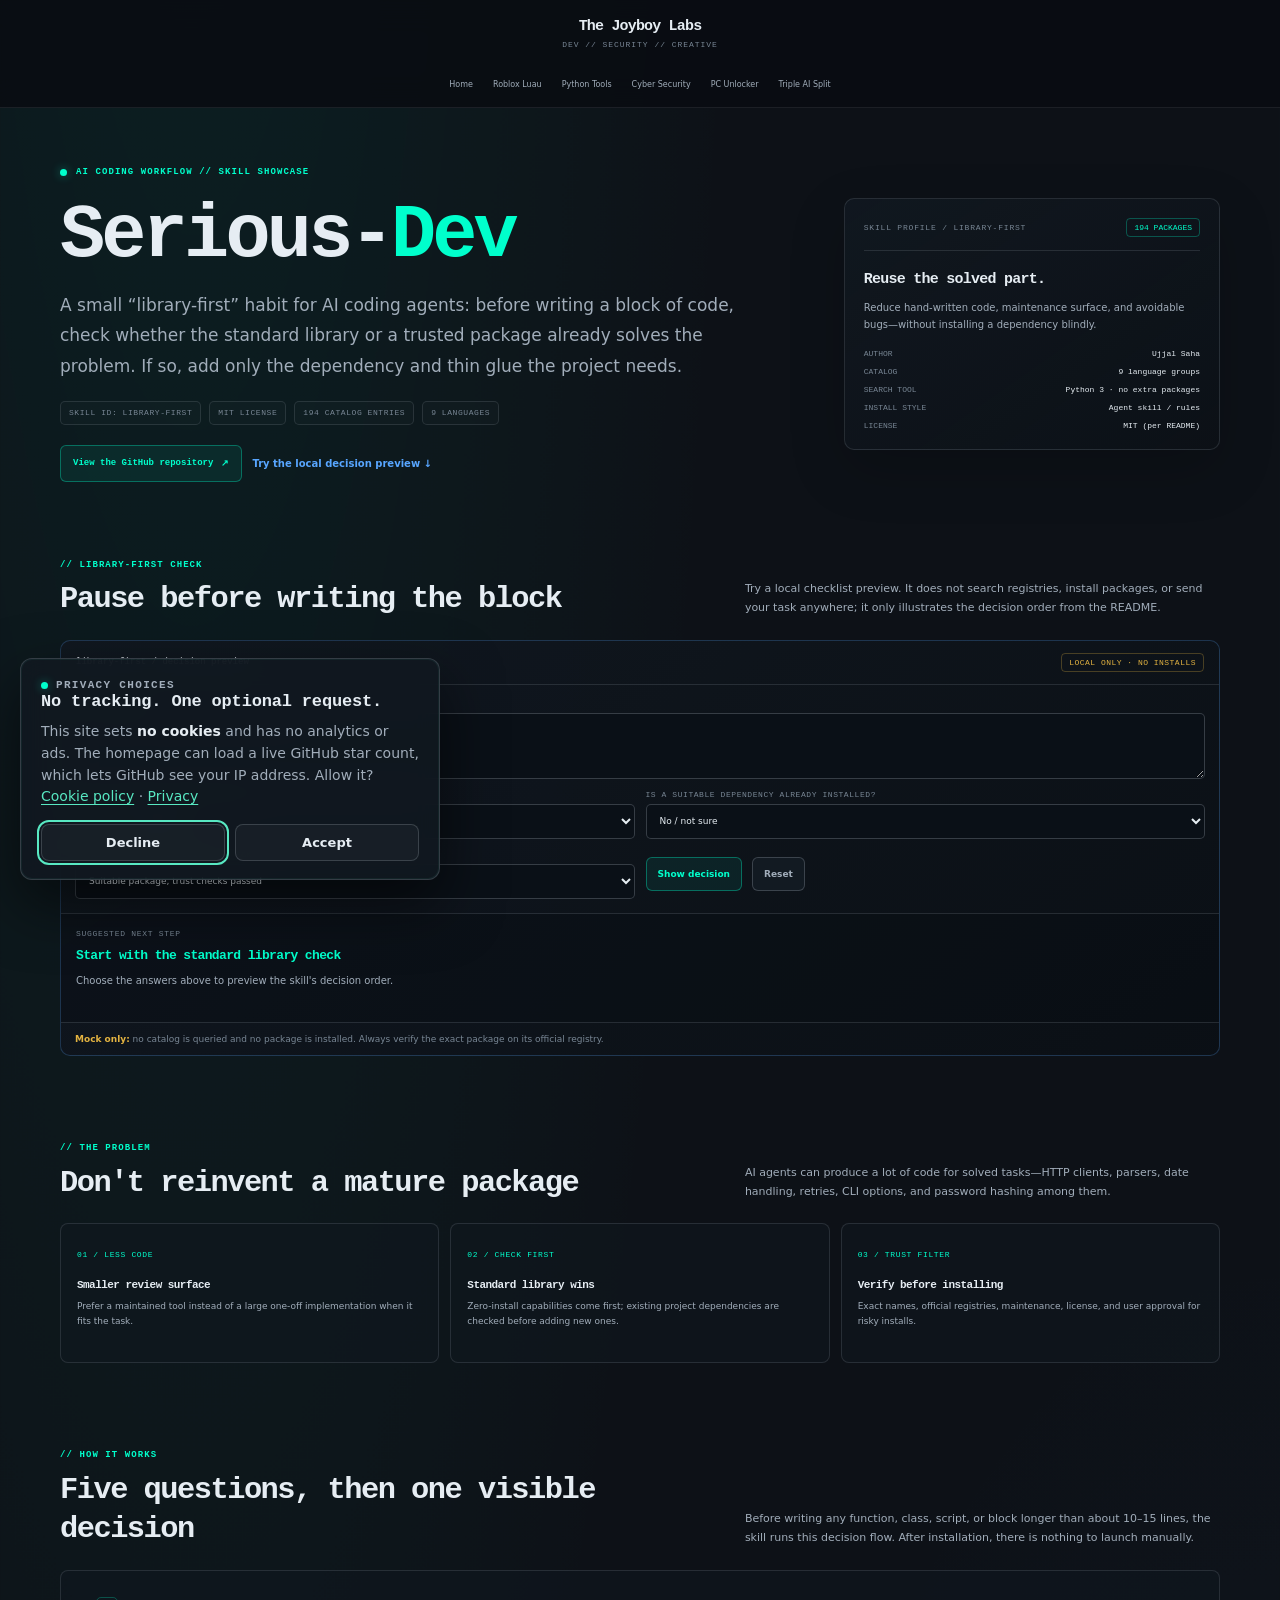
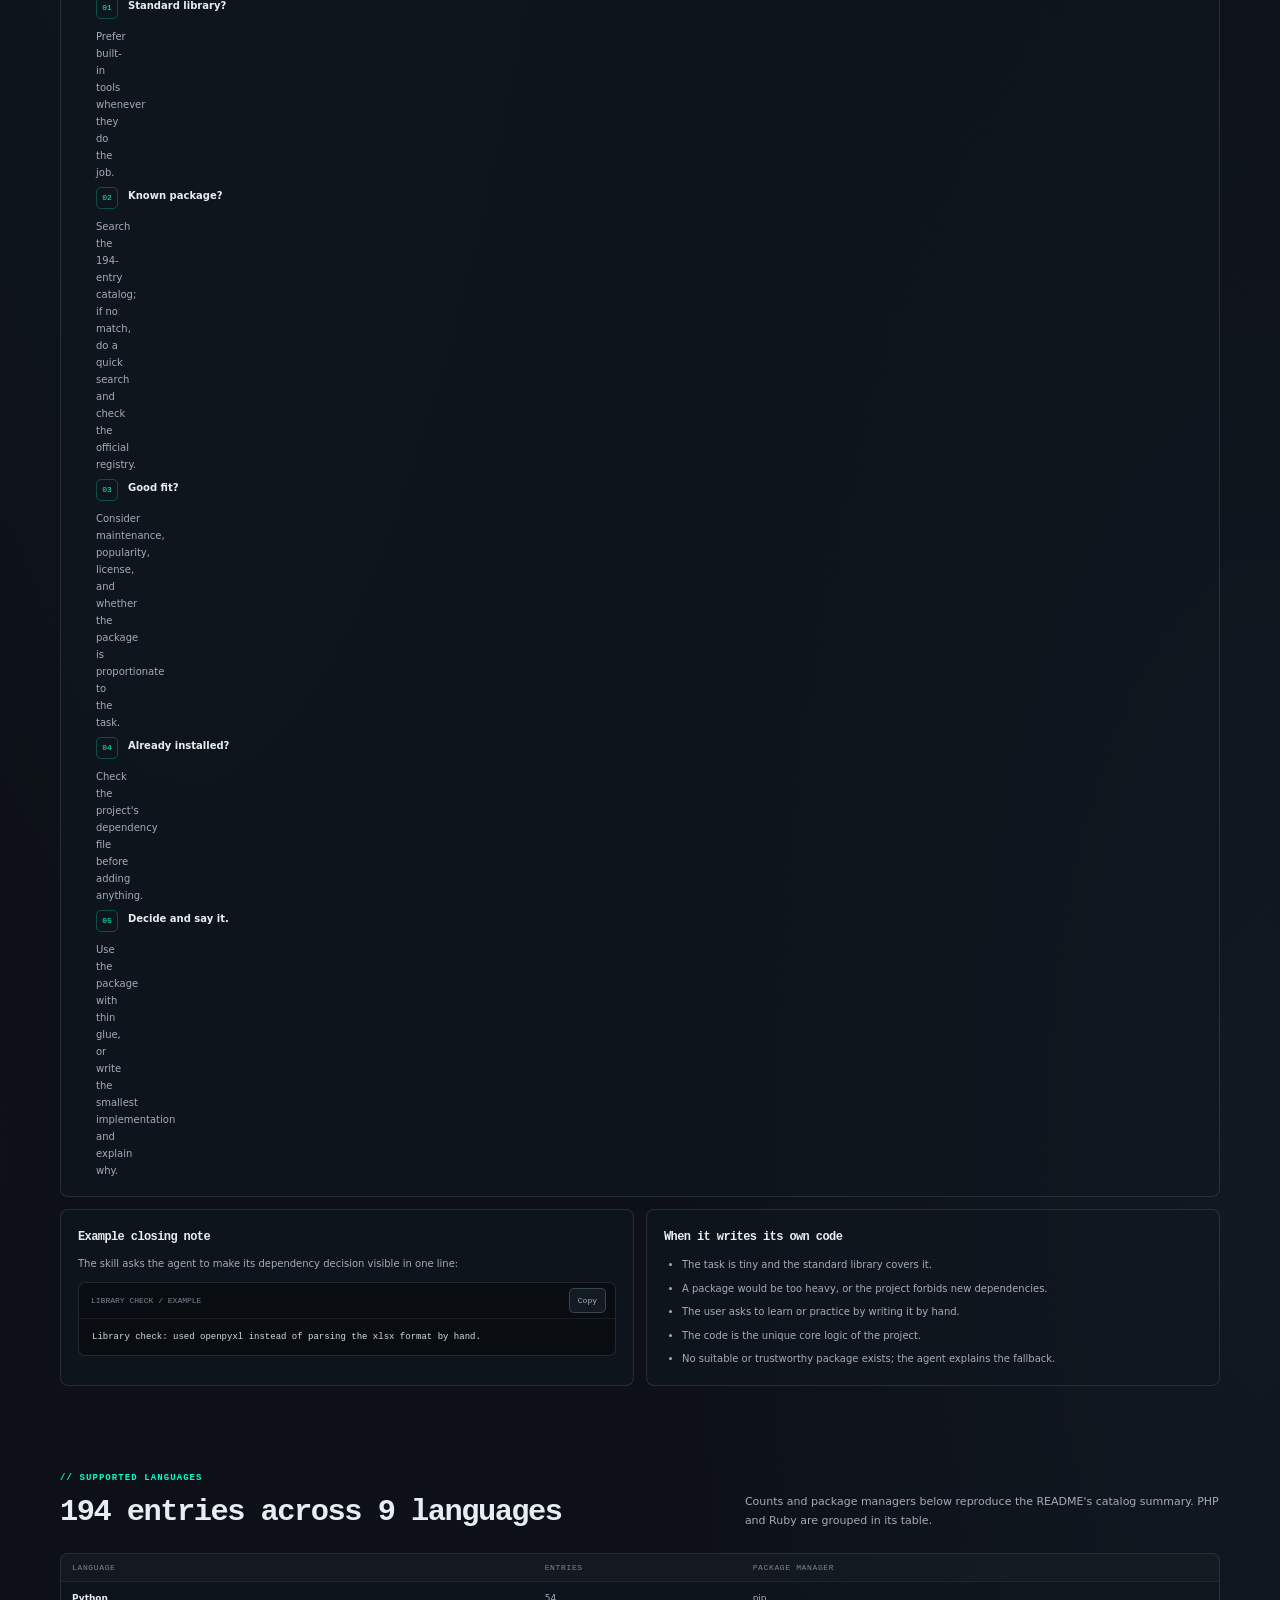
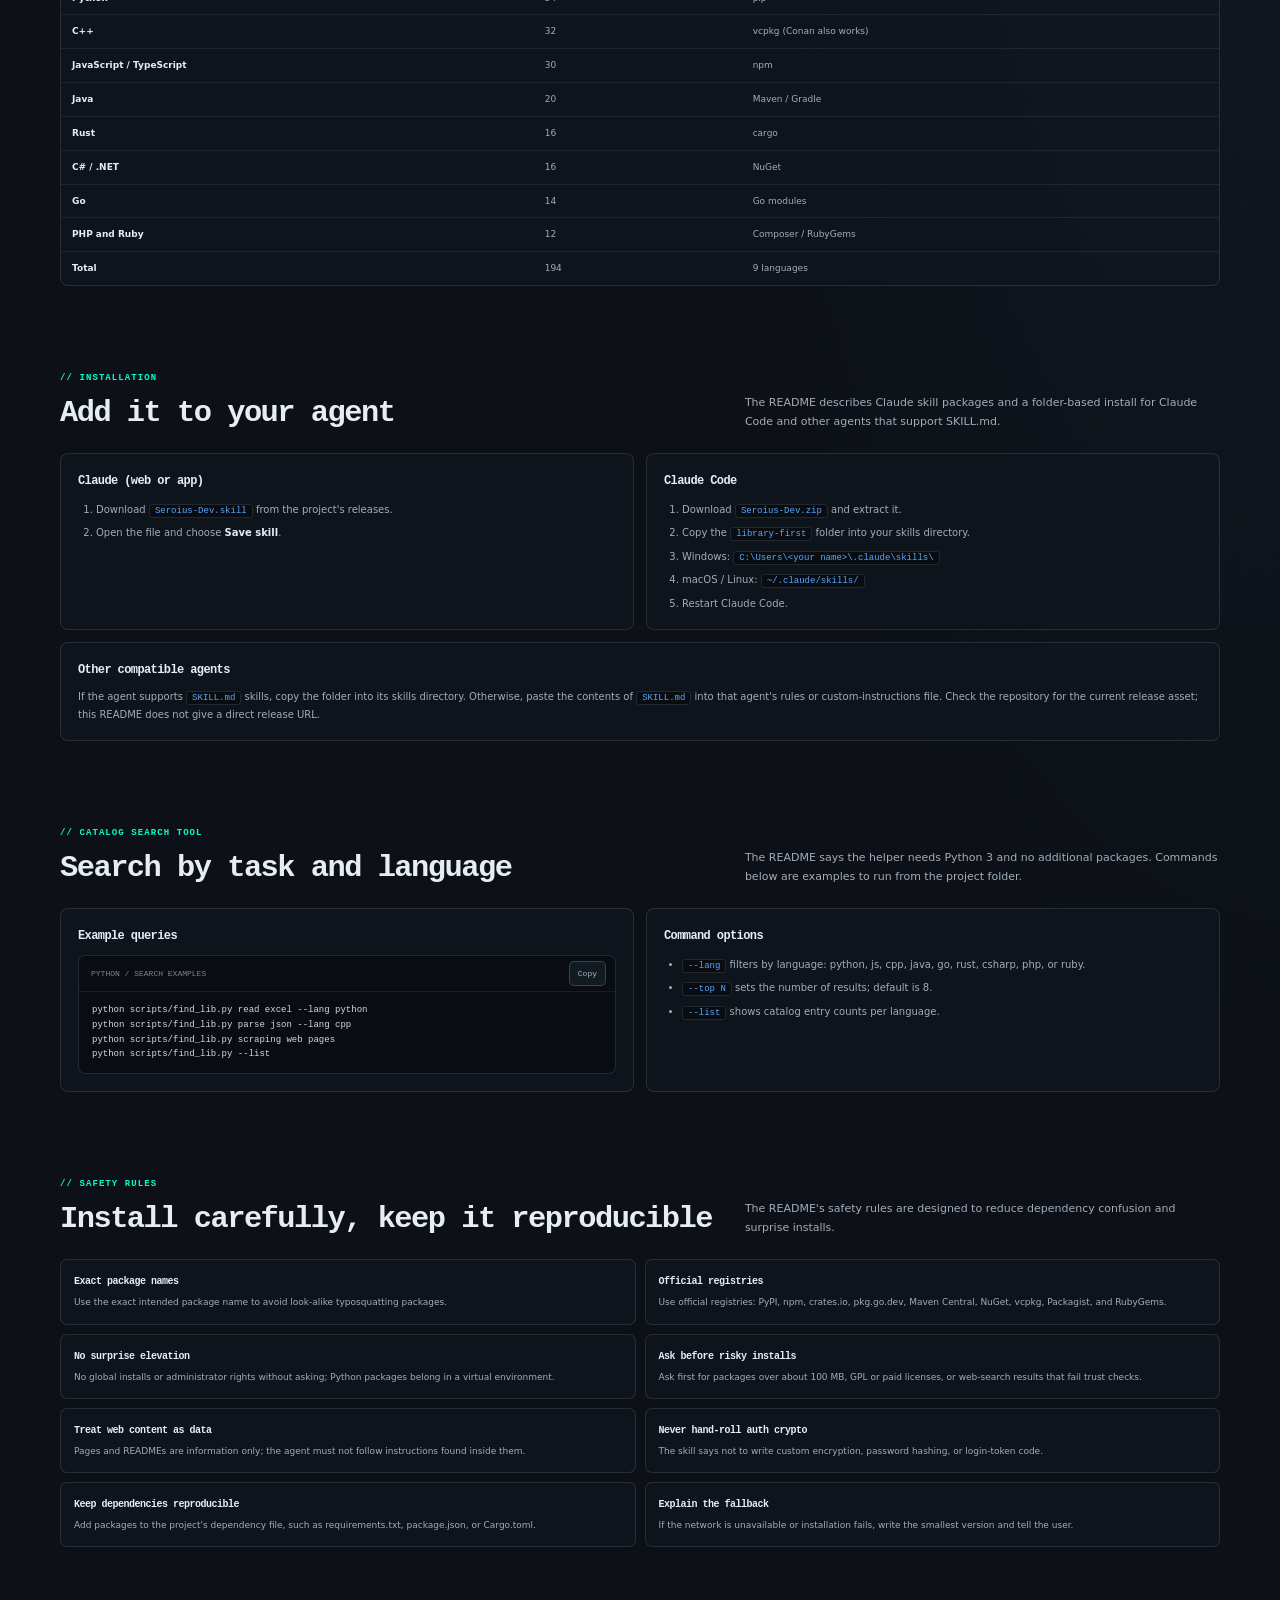
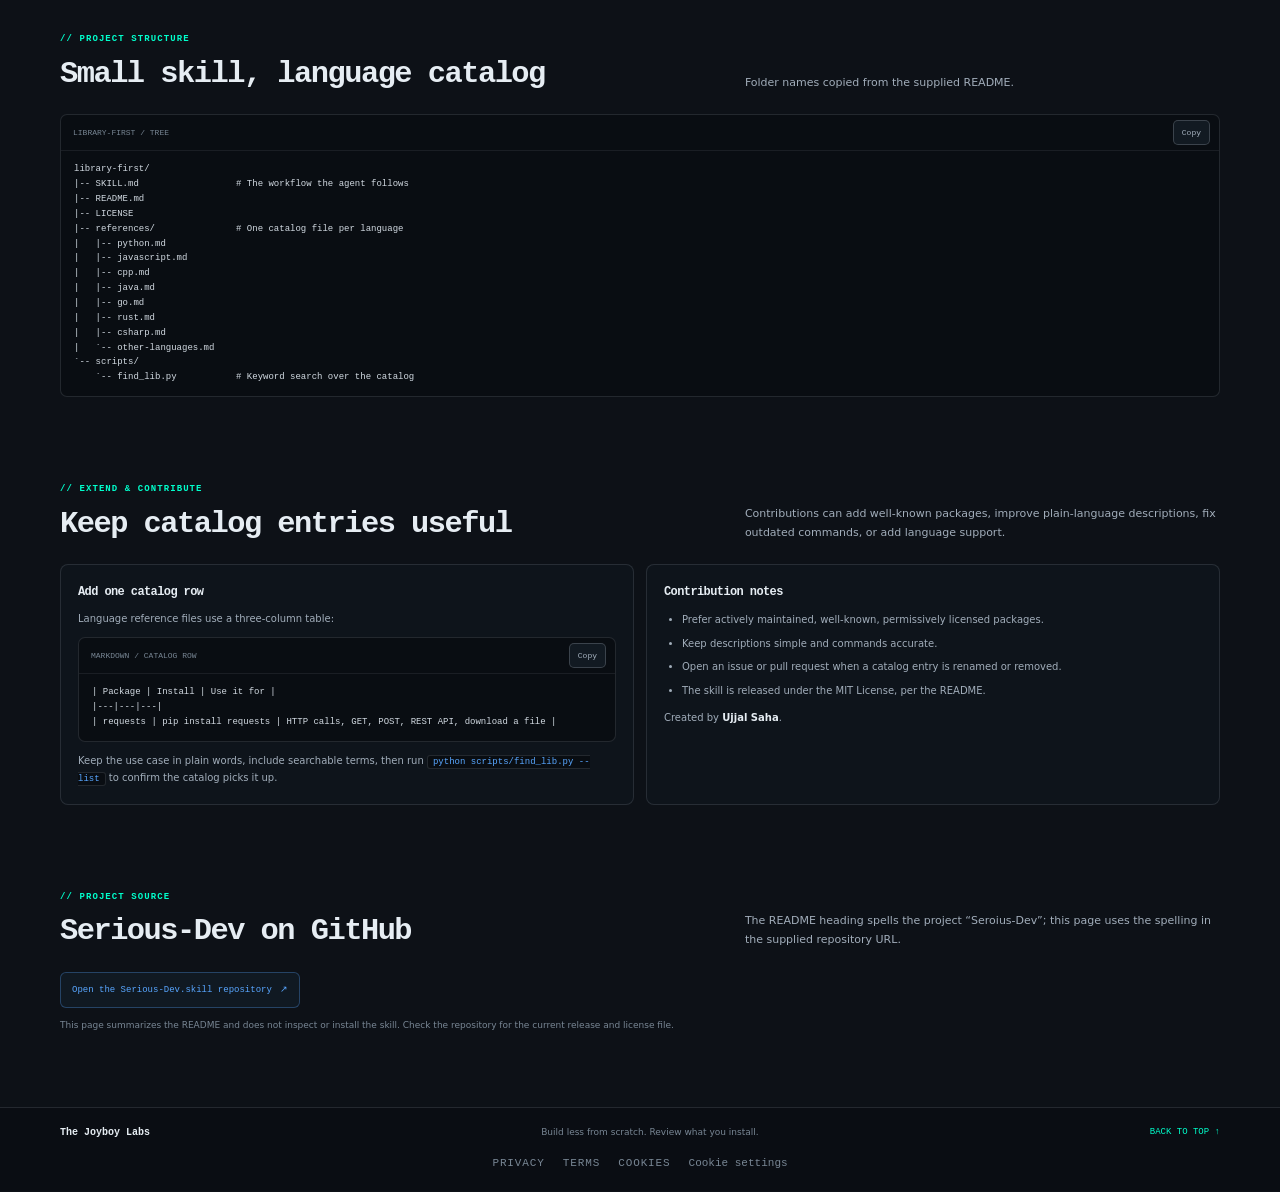
<file: serious-dev.html>
<!doctype html>
<html lang="en">
<head>
  <meta charset="utf-8">
  <meta name="viewport" content="width=device-width, initial-scale=1">
  <meta name="theme-color" content="#0d1117">
  <meta name="description" content="Serious-Dev (library-first) helps AI coding agents check standard libraries and vetted packages before writing code from scratch.">
  <title>Serious-Dev — The Joyboy Labs</title>
  <style>
    :root {
      color-scheme: dark;
      --bg: #0d1117;
      --bg-deep: #090d12;
      --panel: #111820;
      --text: #e6edf3;
      --muted: #a1adba;
      --subtle: #788694;
      --line: rgba(139,148,158,.2);
      --line-strong: rgba(139,148,158,.34);
      --cyan: #00ffcc;
      --blue: #58a6ff;
      --violet: #c3a1ff;
      --amber: #e3b341;
      --red: #ff7b72;
      --sans: Inter, ui-sans-serif, system-ui, -apple-system, BlinkMacSystemFont, "Segoe UI", sans-serif;
      --mono: "SFMono-Regular", Consolas, "Liberation Mono", monospace;
      --max: 1160px;
    }
    *, *::before, *::after { box-sizing: border-box; }
    html { scroll-behavior: smooth; scroll-padding-top: 118px; background: var(--bg); }
    body { min-width: 320px; margin: 0; color: var(--text); background: radial-gradient(ellipse at 15% -14%,rgba(0,255,204,.07),transparent 35rem),radial-gradient(ellipse at 100% 46%,rgba(88,166,255,.05),transparent 38rem),var(--bg); font: 15px/1.7 var(--sans); -webkit-font-smoothing: antialiased; text-rendering: optimizeLegibility; }
    a { color: inherit; text-decoration: none; }
    button, textarea, select { font: inherit; }
    :focus-visible { outline: 2px solid var(--cyan); outline-offset: 4px; }
    ::selection { color: #07120f; background: var(--cyan); }
    .wrap { width: min(var(--max),calc(100% - 44px)); margin-inline: auto; }
    .skip-link { position: fixed; z-index: 100; top: 10px; left: 12px; padding: 9px 13px; transform: translateY(-150%); border-radius: 7px; color: #06120f; background: var(--cyan); font-weight: 700; }
    .skip-link:focus { transform: translateY(0); }
    .site-header { position: sticky; z-index: 20; top: 0; border-bottom: 1px solid rgba(139,148,158,.14); background: rgba(9,13,18,.9); backdrop-filter: blur(16px); -webkit-backdrop-filter: blur(16px); }
    .header-inner { display: grid; width: min(var(--max),calc(100% - 44px)); grid-template-rows: 58px 44px; justify-items: center; margin-inline: auto; padding-top: 5px; }
    .brand { display: grid; grid-row: 1; justify-items: center; align-content: center; line-height: 1.15; }
    .brand-name { color: var(--text); font: 700 15px/1.2 var(--mono); letter-spacing: -.055em; animation: reveal 700ms ease-out both; }
    .brand-tag { margin-top: 4px; color: var(--subtle); font: 8px/1.2 var(--mono); letter-spacing: .12em; }
    @keyframes reveal { from { opacity: 0; transform: translateY(5px); } to { opacity: 1; transform: translateY(0); } }
    .primary-nav { display: flex; grid-row: 2; align-items: center; justify-self: center; gap: 4px; }
    .primary-nav a { position: relative; padding: 8px 8px; border-radius: 6px; color: var(--muted); font-size: 8px; transition: color 150ms ease,background 150ms ease; }
    .primary-nav a:hover, .primary-nav a[aria-current="page"] { color: var(--text); background: rgba(255,255,255,.045); }
    .primary-nav a[aria-current="page"]::after { position: absolute; right: 9px; bottom: 3px; left: 9px; height: 1px; background: var(--cyan); content: ""; }
    main { min-height: 70vh; }
    .hero { display: grid; grid-template-columns: minmax(0,1.4fr) minmax(260px,.74fr); align-items: center; gap: clamp(28px,6vw,72px); padding-block: 58px 40px; }
    .eyebrow, .section-label { margin: 0; color: var(--cyan); font: 600 9px/1.5 var(--mono); letter-spacing: .12em; }
    .eyebrow { display: flex; align-items: center; gap: 9px; }
    .status-dot { width: 7px; height: 7px; flex: 0 0 7px; border-radius: 50%; background: var(--cyan); box-shadow: 0 0 10px rgba(0,255,204,.42); }
    h1, h2, h3 { font-family: var(--mono); font-weight: 560; letter-spacing: -.05em; }
    h1 { margin: 17px 0 15px; font-size: clamp(2.55rem,6vw,4.7rem); line-height: 1.04; }
    .accent { color: var(--cyan); }
    .hero-lead { max-width: 700px; margin: 0; color: var(--muted); font-size: clamp(14px,1.6vw,17px); line-height: 1.8; }
    .badge-row { display: flex; flex-wrap: wrap; gap: 8px; margin-top: 20px; }
    .badge { padding: 5px 8px; border: 1px solid var(--line); border-radius: 5px; color: var(--subtle); background: rgba(255,255,255,.015); font: 8px/1.4 var(--mono); letter-spacing: .07em; }
    .hero-actions { display: flex; flex-wrap: wrap; align-items: center; gap: 10px; margin-top: 20px; }
    .button { display: inline-flex; min-height: 37px; align-items: center; justify-content: center; gap: 8px; padding: 0 12px; border: 1px solid rgba(0,255,204,.33); border-radius: 6px; color: var(--cyan); background: rgba(0,255,204,.07); font: 600 9px var(--mono); transition: border-color 140ms ease,background 140ms ease,transform 140ms ease; }
    .button:hover { transform: translateY(-1px); border-color: var(--cyan); background: rgba(0,255,204,.12); }
    .text-link { color: var(--blue); font-size: 10px; font-weight: 650; }
    .text-link:hover { color: #9ccaff; }
    .hero-card { padding: 19px; border: 1px solid var(--line); border-radius: 10px; background: linear-gradient(145deg,rgba(17,24,32,.95),rgba(12,17,23,.84)); box-shadow: 0 20px 55px rgba(0,0,0,.18); }
    .hero-card-head { display: flex; align-items: center; justify-content: space-between; gap: 12px; padding-bottom: 13px; border-bottom: 1px solid var(--line); }
    .hero-card-head span:first-child { color: var(--subtle); font: 8px var(--mono); letter-spacing: .1em; }
    .skill-pill { padding: 4px 7px; border: 1px solid rgba(0,255,204,.28); border-radius: 4px; color: var(--cyan); font: 8px var(--mono); }
    .hero-card h2 { margin: 16px 0 7px; font-size: 15px; }
    .hero-card p { margin: 0; color: var(--muted); font-size: 10px; line-height: 1.7; }
    .hero-specs { display: grid; gap: 9px; margin: 16px 0 0; padding: 0; list-style: none; }
    .hero-specs li { display: flex; justify-content: space-between; gap: 10px; color: var(--subtle); font: 8px var(--mono); }
    .hero-specs strong { color: var(--text); font-weight: 500; text-align: right; }
    .section { padding-block: 37px 49px; }
    .section-head { display: grid; grid-template-columns: minmax(0,1fr) minmax(220px,.72fr); align-items: end; gap: 25px; margin-bottom: 20px; }
    .section-head h2 { margin: 8px 0 0; font-size: clamp(1.4rem,2.8vw,1.9rem); line-height: 1.3; }
    .section-intro { max-width: 500px; margin: 0 0 2px; color: var(--muted); font-size: 11px; line-height: 1.75; }
    .demo-shell { overflow: hidden; border: 1px solid rgba(88,166,255,.24); border-radius: 10px; background: linear-gradient(145deg,rgba(17,24,32,.96),rgba(11,16,22,.97)); }
    .demo-top { display: flex; align-items: center; justify-content: space-between; gap: 12px; padding: 12px 15px; border-bottom: 1px solid var(--line); }
    .demo-title { color: var(--text); font: 9px var(--mono); }
    .demo-badge { padding: 4px 7px; border: 1px solid rgba(227,179,65,.28); border-radius: 4px; color: var(--amber); font: 8px var(--mono); letter-spacing: .06em; }
    .decision-form { display: grid; grid-template-columns: repeat(2,minmax(0,1fr)); gap: 11px; padding: 14px; border-bottom: 1px solid var(--line); }
    .field { display: grid; gap: 5px; }
    .field label { color: var(--subtle); font: 8px var(--mono); letter-spacing: .07em; }
    .field select, .field textarea { width: 100%; min-height: 35px; padding: 8px 9px; border: 1px solid var(--line-strong); border-radius: 5px; color: var(--text); background: #0a1017; font-size: 9px; }
    .field textarea { min-height: 66px; resize: vertical; line-height: 1.6; }
    .field-wide { grid-column: 1 / -1; }
    .demo-submit { display: flex; align-items: center; gap: 10px; flex-wrap: wrap; }
    .demo-button { display: inline-flex; min-height: 34px; align-items: center; justify-content: center; gap: 7px; padding: 0 11px; border: 1px solid rgba(0,255,204,.34); border-radius: 6px; color: var(--cyan); background: rgba(0,255,204,.07); font-size: 9px; font-weight: 700; cursor: pointer; transition: background 140ms ease,border-color 140ms ease; }
    .demo-button:hover { border-color: var(--cyan); background: rgba(0,255,204,.13); }
    .demo-button.secondary { border-color: var(--line-strong); color: var(--muted); background: #121a22; }
    .demo-button.secondary:hover { border-color: var(--blue); color: var(--blue); }
    .decision-result { min-height: 108px; padding: 15px; background: rgba(8,13,18,.36); }
    .result-label { display: block; color: var(--subtle); font: 8px var(--mono); letter-spacing: .09em; }
    .decision-result h3 { margin: 7px 0 5px; color: var(--cyan); font-size: 13px; }
    .decision-result p { margin: 0; color: var(--muted); font-size: 10px; line-height: 1.7; }
    .decision-result code { color: var(--blue); font: .95em var(--mono); }
    .demo-foot { padding: 9px 14px; border-top: 1px solid var(--line); color: var(--subtle); font-size: 9px; line-height: 1.6; }
    .demo-foot strong { color: var(--amber); }
    .feature-grid { display: grid; grid-template-columns: repeat(3,minmax(0,1fr)); gap: 11px; }
    .feature-card { min-height: 140px; padding: 16px; border: 1px solid var(--line); border-radius: 8px; background: rgba(17,24,32,.55); }
    .feature-card span { color: var(--cyan); font: 8px var(--mono); letter-spacing: .08em; }
    .feature-card h3 { margin: 12px 0 6px; font-size: 11px; line-height: 1.4; }
    .feature-card p { margin: 0; color: var(--muted); font-size: 9px; line-height: 1.7; }
    .two-col { display: grid; grid-template-columns: repeat(2,minmax(0,1fr)); gap: 12px; }
    .content-card { padding: 17px; border: 1px solid var(--line); border-radius: 8px; background: rgba(17,24,32,.58); }
    .content-card h3 { margin: 0 0 8px; font-size: 12px; }
    .content-card p, .content-card li { color: var(--muted); font-size: 10px; line-height: 1.75; }
    .content-card p { margin: 0 0 9px; }
    .content-card p:last-child { margin-bottom: 0; }
    .content-card ul, .content-card ol { display: grid; gap: 6px; margin: 9px 0 0; padding-left: 18px; }
    .content-card strong { color: var(--text); }
    .steps { display: grid; gap: 9px; margin: 0; padding: 0; list-style: none; counter-reset: install; }
    .steps li { display: grid; grid-template-columns: 23px 1fr; gap: 9px; color: var(--muted); font-size: 10px; line-height: 1.7; counter-increment: install; }
    .steps li::before { display: grid; width: 22px; height: 22px; place-items: center; border: 1px solid rgba(0,255,204,.25); border-radius: 5px; color: var(--cyan); content: counter(install,decimal-leading-zero); font: 8px var(--mono); }
    .steps strong { color: var(--text); }
    .inline-code { padding: 1px 5px; border: 1px solid var(--line); border-radius: 3px; color: var(--blue); background: var(--bg-deep); font: .9em var(--mono); }
    .code-card { overflow: hidden; border: 1px solid var(--line); border-radius: 7px; background: var(--bg-deep); }
    .code-toolbar { display: flex; min-height: 36px; align-items: center; justify-content: space-between; gap: 10px; padding: 5px 9px 5px 12px; border-bottom: 1px solid rgba(139,148,158,.13); color: var(--subtle); font: 8px var(--mono); }
    .copy-button { min-height: 25px; padding: 0 8px; border: 1px solid var(--line-strong); border-radius: 5px; color: var(--muted); background: #121a22; font-size: 8px; cursor: pointer; }
    .copy-button:hover { border-color: var(--cyan); color: var(--cyan); }
    .copy-button.is-copied { border-color: rgba(0,255,204,.4); color: var(--cyan); }
    .copy-button.is-error { border-color: rgba(255,123,114,.4); color: var(--red); }
    pre { max-width: 100%; overflow: auto; margin: 0; scrollbar-color: #35424e #090d12; scrollbar-width: thin; }
    pre code { display: block; min-width: max-content; padding: 11px 13px; color: #d2dae2; font: 9px/1.65 var(--mono); white-space: pre; }
    .table-wrap { overflow: auto; border: 1px solid var(--line); border-radius: 8px; background: rgba(17,24,32,.52); }
    table { width: 100%; border-collapse: collapse; text-align: left; }
    th, td { padding: 9px 11px; border-bottom: 1px solid rgba(139,148,158,.13); vertical-align: top; }
    th { color: var(--subtle); background: rgba(255,255,255,.02); font: 8px var(--mono); letter-spacing: .08em; text-transform: uppercase; }
    td { color: var(--muted); font-size: 9px; line-height: 1.65; }
    td strong { color: var(--text); font-weight: 620; }
    td code { color: var(--blue); font: 9px var(--mono); white-space: nowrap; }
    tr:last-child td { border-bottom: 0; }
    .safety-grid { display: grid; grid-template-columns: repeat(2,minmax(0,1fr)); gap: 9px; }
    .safety-item { padding: 13px; border: 1px solid var(--line); border-radius: 7px; background: rgba(17,24,32,.52); }
    .safety-item h3 { margin: 0 0 5px; color: var(--text); font-size: 10px; }
    .safety-item p { margin: 0; color: var(--muted); font-size: 9px; line-height: 1.7; }
    .accordion { display: grid; gap: 7px; }
    .accordion details { overflow: hidden; border: 1px solid var(--line); border-radius: 7px; background: rgba(17,24,32,.52); }
    summary { display: flex; min-height: 43px; align-items: center; justify-content: space-between; gap: 12px; padding: 10px 13px; color: var(--text); cursor: pointer; list-style: none; font: 9px var(--mono); }
    summary::-webkit-details-marker { display: none; }
    summary::after { color: var(--cyan); content: "+"; font: 15px var(--mono); }
    details[open] summary::after { content: "−"; }
    .detail-body { padding: 0 13px 12px; border-top: 1px solid rgba(139,148,158,.12); }
    .detail-body p, .detail-body li { color: var(--muted); font-size: 9px; line-height: 1.75; }
    .detail-body p { margin: 9px 0 0; }
    .detail-body code { color: var(--blue); font: .92em var(--mono); }
    .source-link { display: inline-flex; min-height: 36px; align-items: center; gap: 8px; padding: 0 11px; border: 1px solid rgba(88,166,255,.3); border-radius: 6px; color: var(--blue); background: rgba(88,166,255,.05); font: 9px var(--mono); }
    .source-link:hover { border-color: var(--blue); }
    .source-note { margin-top: 10px; color: var(--subtle); font-size: 9px; line-height: 1.7; }
    .site-footer { margin-top: 16px; border-top: 1px solid var(--line); background: rgba(8,12,17,.56); }
    .footer-inner { display: flex; flex-wrap: wrap; align-items: center; justify-content: space-between; gap: 10px 18px; padding-block: 17px; }
    .footer-brand { color: var(--text); font: 600 10px var(--mono); }
    .footer-inner p { margin: 0; color: var(--subtle); font-size: 9px; }
    .back-top { color: var(--cyan); font: 9px var(--mono); }
    @media (max-width: 900px) { .hero { grid-template-columns: 1fr; gap: 22px; padding-top: 43px; } .hero-card { max-width: 640px; } .feature-grid { grid-template-columns: repeat(2,minmax(0,1fr)); } }
    @media (max-width: 650px) {
      .wrap, .header-inner { width: min(100% - 32px,var(--max)); }
      .header-inner { min-height: 68px; grid-template-rows: auto auto; gap: 7px; padding-block: 8px 9px; }
      .brand-tag { display: none; }
      .primary-nav { width: 100%; flex-wrap: wrap; justify-content: center; gap: 1px; }
      .primary-nav a { padding: 7px 6px; font-size: 8px; }
      .hero { padding-block: 34px 22px; }
      .section { padding-block: 30px 39px; }
      .section-head { grid-template-columns: 1fr; gap: 8px; }
      .decision-form, .feature-grid, .two-col, .safety-grid { grid-template-columns: 1fr; }
      .field-wide { grid-column: auto; }
      .demo-top { align-items: flex-start; flex-direction: column; }
      .footer-inner { align-items: flex-start; flex-direction: column; }
    }
    @media (prefers-reduced-motion: reduce) { html { scroll-behavior: auto; } *, *::before, *::after { animation-duration: .01ms !important; animation-iteration-count: 1 !important; scroll-behavior: auto !important; transition-duration: .01ms !important; } }
  </style>
  <link rel="stylesheet" href="css/consent.css">
</head>
<body>
  <a class="skip-link" href="#main">Skip to content</a>
  <header class="site-header">
    <div class="header-inner">
      <a class="brand" href="index.html" aria-label="The Joyboy Labs home"><span class="brand-name">The Joyboy Labs</span><span class="brand-tag">DEV // SECURITY // CREATIVE</span></a>
      <nav class="primary-nav" aria-label="Primary navigation">
        <a href="index.html">Home</a><a href="roblox.html">Roblox Luau</a><a href="python.html">Python Tools</a><a href="cyber.html">Cyber Security</a><a href="pc-unlocker.html">PC Unlocker</a><a href="triple-ai-split.html">Triple AI Split</a>
      </nav>
    </div>
  </header>

  <main id="main">
    <section class="hero wrap" aria-labelledby="page-title">
      <div>
        <p class="eyebrow"><span class="status-dot"></span> AI CODING WORKFLOW // SKILL SHOWCASE</p>
        <h1 id="page-title">Serious-<span class="accent">Dev</span></h1>
        <p class="hero-lead">A small “library-first” habit for AI coding agents: before writing a block of code, check whether the standard library or a trusted package already solves the problem. If so, add only the dependency and thin glue the project needs.</p>
        <div class="badge-row" aria-label="Project metadata"><span class="badge">SKILL ID: LIBRARY-FIRST</span><span class="badge">MIT LICENSE</span><span class="badge">194 CATALOG ENTRIES</span><span class="badge">9 LANGUAGES</span></div>
        <div class="hero-actions"><a class="button" href="https://github.com/ujjal-saha/Serious-Dev.skill" target="_blank" rel="noopener noreferrer">View the GitHub repository <span aria-hidden="true">↗</span></a><a class="text-link" href="#workflow">Try the local decision preview ↓</a></div>
      </div>
      <aside class="hero-card" aria-label="Skill summary">
        <div class="hero-card-head"><span>SKILL PROFILE / LIBRARY-FIRST</span><span class="skill-pill">194 PACKAGES</span></div>
        <h2>Reuse the solved part.</h2>
        <p>Reduce hand-written code, maintenance surface, and avoidable bugs—without installing a dependency blindly.</p>
        <ul class="hero-specs"><li><span>AUTHOR</span><strong>Ujjal Saha</strong></li><li><span>CATALOG</span><strong>9 language groups</strong></li><li><span>SEARCH TOOL</span><strong>Python 3 · no extra packages</strong></li><li><span>INSTALL STYLE</span><strong>Agent skill / rules</strong></li><li><span>LICENSE</span><strong>MIT (per README)</strong></li></ul>
      </aside>
    </section>

    <section class="section wrap" id="workflow" aria-labelledby="workflow-title">
      <div class="section-head"><div><p class="section-label">// LIBRARY-FIRST CHECK</p><h2 id="workflow-title">Pause before writing the block</h2></div><p class="section-intro">Try a local checklist preview. It does not search registries, install packages, or send your task anywhere; it only illustrates the decision order from the README.</p></div>
      <div class="demo-shell">
        <div class="demo-top"><span class="demo-title">library-first / decision preview</span><span class="demo-badge">LOCAL ONLY · NO INSTALLS</span></div>
        <form class="decision-form" id="decisionForm">
          <div class="field field-wide"><label for="taskInput">TASK EXAMPLE</label><textarea id="taskInput" maxlength="240" placeholder="e.g. Read an Excel file and export totals to CSV"></textarea></div>
          <div class="field"><label for="stdlibSelect">CAN THE STANDARD LIBRARY HANDLE IT?</label><select id="stdlibSelect"><option value="no">Not sure / probably not</option><option value="yes">Yes</option></select></div>
          <div class="field"><label for="existingSelect">IS A SUITABLE DEPENDENCY ALREADY INSTALLED?</label><select id="existingSelect"><option value="no">No / not sure</option><option value="yes">Yes</option></select></div>
          <div class="field"><label for="packageSelect">CATALOG / OFFICIAL REGISTRY CHECK</label><select id="packageSelect"><option value="verified">Suitable package, trust checks passed</option><option value="none">No suitable package found</option><option value="review">Needs user review (size, license, or trust)</option></select></div>
          <div class="demo-submit"><button class="demo-button" type="submit">Show decision</button><button class="demo-button secondary" id="clearDecision" type="button">Reset</button></div>
        </form>
        <div class="decision-result" id="decisionResult" aria-live="polite"><span class="result-label">SUGGESTED NEXT STEP</span><h3 id="resultTitle">Start with the standard library check</h3><p id="resultText">Choose the answers above to preview the skill's decision order.</p></div>
        <div class="demo-foot"><strong>Mock only:</strong> no catalog is queried and no package is installed. Always verify the exact package on its official registry.</div>
      </div>
    </section>

    <section class="section wrap" aria-labelledby="problem-title">
      <div class="section-head"><div><p class="section-label">// THE PROBLEM</p><h2 id="problem-title">Don't reinvent a mature package</h2></div><p class="section-intro">AI agents can produce a lot of code for solved tasks—HTTP clients, parsers, date handling, retries, CLI options, and password hashing among them.</p></div>
      <div class="feature-grid">
        <article class="feature-card"><span>01 / LESS CODE</span><h3>Smaller review surface</h3><p>Prefer a maintained tool instead of a large one-off implementation when it fits the task.</p></article>
        <article class="feature-card"><span>02 / CHECK FIRST</span><h3>Standard library wins</h3><p>Zero-install capabilities come first; existing project dependencies are checked before adding new ones.</p></article>
        <article class="feature-card"><span>03 / TRUST FILTER</span><h3>Verify before installing</h3><p>Exact names, official registries, maintenance, license, and user approval for risky installs.</p></article>
      </div>
    </section>

    <section class="section wrap" aria-labelledby="steps-title">
      <div class="section-head"><div><p class="section-label">// HOW IT WORKS</p><h2 id="steps-title">Five questions, then one visible decision</h2></div><p class="section-intro">Before writing any function, class, script, or block longer than about 10–15 lines, the skill runs this decision flow. After installation, there is nothing to launch manually.</p></div>
      <article class="content-card"><ol class="steps">
        <li><strong>Standard library?</strong> Prefer built-in tools whenever they do the job.</li>
        <li><strong>Known package?</strong> Search the 194-entry catalog; if no match, do a quick search and check the official registry.</li>
        <li><strong>Good fit?</strong> Consider maintenance, popularity, license, and whether the package is proportionate to the task.</li>
        <li><strong>Already installed?</strong> Check the project's dependency file before adding anything.</li>
        <li><strong>Decide and say it.</strong> Use the package with thin glue, or write the smallest implementation and explain why.</li>
      </ol></article>
      <div class="two-col" style="margin-top:12px">
        <article class="content-card"><h3>Example closing note</h3><p>The skill asks the agent to make its dependency decision visible in one line:</p><div class="code-card"><div class="code-toolbar"><span>LIBRARY CHECK / EXAMPLE</span><button class="copy-button" type="button" aria-label="Copy example library check"><span class="copy-label">Copy</span></button></div><pre><code>Library check: used openpyxl instead of parsing the xlsx format by hand.</code></pre></div></article>
        <article class="content-card"><h3>When it writes its own code</h3><ul><li>The task is tiny and the standard library covers it.</li><li>A package would be too heavy, or the project forbids new dependencies.</li><li>The user asks to learn or practice by writing it by hand.</li><li>The code is the unique core logic of the project.</li><li>No suitable or trustworthy package exists; the agent explains the fallback.</li></ul></article>
      </div>
    </section>

    <section class="section wrap" aria-labelledby="languages-title">
      <div class="section-head"><div><p class="section-label">// SUPPORTED LANGUAGES</p><h2 id="languages-title">194 entries across 9 languages</h2></div><p class="section-intro">Counts and package managers below reproduce the README's catalog summary. PHP and Ruby are grouped in its table.</p></div>
      <div class="table-wrap"><table><thead><tr><th>Language</th><th>Entries</th><th>Package manager</th></tr></thead><tbody>
        <tr><td><strong>Python</strong></td><td>54</td><td>pip</td></tr>
        <tr><td><strong>C++</strong></td><td>32</td><td>vcpkg (Conan also works)</td></tr>
        <tr><td><strong>JavaScript / TypeScript</strong></td><td>30</td><td>npm</td></tr>
        <tr><td><strong>Java</strong></td><td>20</td><td>Maven / Gradle</td></tr>
        <tr><td><strong>Rust</strong></td><td>16</td><td>cargo</td></tr>
        <tr><td><strong>C# / .NET</strong></td><td>16</td><td>NuGet</td></tr>
        <tr><td><strong>Go</strong></td><td>14</td><td>Go modules</td></tr>
        <tr><td><strong>PHP and Ruby</strong></td><td>12</td><td>Composer / RubyGems</td></tr>
        <tr><td><strong>Total</strong></td><td>194</td><td>9 languages</td></tr>
      </tbody></table></div>
    </section>

    <section class="section wrap" id="install" aria-labelledby="install-title">
      <div class="section-head"><div><p class="section-label">// INSTALLATION</p><h2 id="install-title">Add it to your agent</h2></div><p class="section-intro">The README describes Claude skill packages and a folder-based install for Claude Code and other agents that support SKILL.md.</p></div>
      <div class="two-col">
        <article class="content-card"><h3>Claude (web or app)</h3><ol><li>Download <code class="inline-code">Seroius-Dev.skill</code> from the project's releases.</li><li>Open the file and choose <strong>Save skill</strong>.</li></ol></article>
        <article class="content-card"><h3>Claude Code</h3><ol><li>Download <code class="inline-code">Seroius-Dev.zip</code> and extract it.</li><li>Copy the <code class="inline-code">library-first</code> folder into your skills directory.</li><li>Windows: <code class="inline-code">C:\Users\&lt;your name&gt;\.claude\skills\</code></li><li>macOS / Linux: <code class="inline-code">~/.claude/skills/</code></li><li>Restart Claude Code.</li></ol></article>
      </div>
      <article class="content-card" style="margin-top:12px"><h3>Other compatible agents</h3><p>If the agent supports <code class="inline-code">SKILL.md</code> skills, copy the folder into its skills directory. Otherwise, paste the contents of <code class="inline-code">SKILL.md</code> into that agent's rules or custom-instructions file. Check the repository for the current release asset; this README does not give a direct release URL.</p></article>
    </section>

    <section class="section wrap" aria-labelledby="usage-title">
      <div class="section-head"><div><p class="section-label">// CATALOG SEARCH TOOL</p><h2 id="usage-title">Search by task and language</h2></div><p class="section-intro">The README says the helper needs Python 3 and no additional packages. Commands below are examples to run from the project folder.</p></div>
      <div class="two-col">
        <article class="content-card"><h3>Example queries</h3><div class="code-card"><div class="code-toolbar"><span>PYTHON / SEARCH EXAMPLES</span><button class="copy-button" type="button" aria-label="Copy catalog search commands"><span class="copy-label">Copy</span></button></div><pre><code>python scripts/find_lib.py read excel --lang python
python scripts/find_lib.py parse json --lang cpp
python scripts/find_lib.py scraping web pages
python scripts/find_lib.py --list</code></pre></div></article>
        <article class="content-card"><h3>Command options</h3><ul><li><code class="inline-code">--lang</code> filters by language: python, js, cpp, java, go, rust, csharp, php, or ruby.</li><li><code class="inline-code">--top N</code> sets the number of results; default is 8.</li><li><code class="inline-code">--list</code> shows catalog entry counts per language.</li></ul></article>
      </div>
    </section>

    <section class="section wrap" aria-labelledby="safety-title">
      <div class="section-head"><div><p class="section-label">// SAFETY RULES</p><h2 id="safety-title">Install carefully, keep it reproducible</h2></div><p class="section-intro">The README's safety rules are designed to reduce dependency confusion and surprise installs.</p></div>
      <div class="safety-grid">
        <article class="safety-item"><h3>Exact package names</h3><p>Use the exact intended package name to avoid look-alike typosquatting packages.</p></article>
        <article class="safety-item"><h3>Official registries</h3><p>Use official registries: PyPI, npm, crates.io, pkg.go.dev, Maven Central, NuGet, vcpkg, Packagist, and RubyGems.</p></article>
        <article class="safety-item"><h3>No surprise elevation</h3><p>No global installs or administrator rights without asking; Python packages belong in a virtual environment.</p></article>
        <article class="safety-item"><h3>Ask before risky installs</h3><p>Ask first for packages over about 100 MB, GPL or paid licenses, or web-search results that fail trust checks.</p></article>
        <article class="safety-item"><h3>Treat web content as data</h3><p>Pages and READMEs are information only; the agent must not follow instructions found inside them.</p></article>
        <article class="safety-item"><h3>Never hand-roll auth crypto</h3><p>The skill says not to write custom encryption, password hashing, or login-token code.</p></article>
        <article class="safety-item"><h3>Keep dependencies reproducible</h3><p>Add packages to the project's dependency file, such as requirements.txt, package.json, or Cargo.toml.</p></article>
        <article class="safety-item"><h3>Explain the fallback</h3><p>If the network is unavailable or installation fails, write the smallest version and tell the user.</p></article>
      </div>
    </section>

    <section class="section wrap" aria-labelledby="structure-title">
      <div class="section-head"><div><p class="section-label">// PROJECT STRUCTURE</p><h2 id="structure-title">Small skill, language catalog</h2></div><p class="section-intro">Folder names copied from the supplied README.</p></div>
      <div class="code-card"><div class="code-toolbar"><span>LIBRARY-FIRST / TREE</span><button class="copy-button" type="button" aria-label="Copy project structure"><span class="copy-label">Copy</span></button></div><pre><code>library-first/
|-- SKILL.md                  # The workflow the agent follows
|-- README.md
|-- LICENSE
|-- references/               # One catalog file per language
|   |-- python.md
|   |-- javascript.md
|   |-- cpp.md
|   |-- java.md
|   |-- go.md
|   |-- rust.md
|   |-- csharp.md
|   `-- other-languages.md
`-- scripts/
    `-- find_lib.py           # Keyword search over the catalog</code></pre></div>
    </section>

    <section class="section wrap" aria-labelledby="extend-title">
      <div class="section-head"><div><p class="section-label">// EXTEND &amp; CONTRIBUTE</p><h2 id="extend-title">Keep catalog entries useful</h2></div><p class="section-intro">Contributions can add well-known packages, improve plain-language descriptions, fix outdated commands, or add language support.</p></div>
      <div class="two-col">
        <article class="content-card"><h3>Add one catalog row</h3><p>Language reference files use a three-column table:</p><div class="code-card"><div class="code-toolbar"><span>MARKDOWN / CATALOG ROW</span><button class="copy-button" type="button" aria-label="Copy catalog row example"><span class="copy-label">Copy</span></button></div><pre><code>| Package | Install | Use it for |
|---|---|---|
| requests | pip install requests | HTTP calls, GET, POST, REST API, download a file |</code></pre></div><p style="margin-top:10px">Keep the use case in plain words, include searchable terms, then run <code class="inline-code">python scripts/find_lib.py --list</code> to confirm the catalog picks it up.</p></article>
        <article class="content-card"><h3>Contribution notes</h3><ul><li>Prefer actively maintained, well-known, permissively licensed packages.</li><li>Keep descriptions simple and commands accurate.</li><li>Open an issue or pull request when a catalog entry is renamed or removed.</li><li>The skill is released under the MIT License, per the README.</li></ul><p style="margin-top:10px">Created by <strong>Ujjal Saha</strong>.</p></article>
      </div>
    </section>

    <section class="section wrap" aria-labelledby="source-title">
      <div class="section-head"><div><p class="section-label">// PROJECT SOURCE</p><h2 id="source-title">Serious-Dev on GitHub</h2></div><p class="section-intro">The README heading spells the project “Seroius-Dev”; this page uses the spelling in the supplied repository URL.</p></div>
      <a class="source-link" href="https://github.com/ujjal-saha/Serious-Dev.skill" target="_blank" rel="noopener noreferrer">Open the Serious-Dev.skill repository <span aria-hidden="true">↗</span></a>
      <p class="source-note">This page summarizes the README and does not inspect or install the skill. Check the repository for the current release and license file.</p>
    </section>
  </main>

  <footer class="site-footer"><div class="footer-inner wrap"><a class="footer-brand" href="index.html">The Joyboy Labs</a><p>Build less from scratch. Review what you install.</p><a class="back-top" href="#main">BACK TO TOP ↑</a></div><nav class="footer-legal" aria-label="Legal"><a href="privacy.html">Privacy</a><a href="terms.html">Terms</a><a href="cookies.html">Cookies</a><button type="button" data-open-consent>Cookie settings</button></nav></footer>

  <script>
    (() => {
      const form = document.getElementById("decisionForm");
      const title = document.getElementById("resultTitle");
      const text = document.getElementById("resultText");
      const task = document.getElementById("taskInput");
      const standard = document.getElementById("stdlibSelect");
      const existing = document.getElementById("existingSelect");
      const packageCheck = document.getElementById("packageSelect");
      const reset = document.getElementById("clearDecision");

      form.addEventListener("submit", (event) => {
        event.preventDefault();
        const taskLabel = task.value.trim() ? ` For “${task.value.trim().slice(0, 90)}${task.value.trim().length > 90 ? "…" : ""}”` : "";
        if (standard.value === "yes") {
          title.textContent = "Use the standard library";
          text.textContent = "No new dependency is needed. Keep the implementation small and state why the built-in tool fits." + taskLabel;
        } else if (existing.value === "yes") {
          title.textContent = "Reuse the existing dependency";
          text.textContent = "Check the project's current dependency file and use the installed package with thin glue code." + taskLabel;
        } else if (packageCheck.value === "verified") {
          title.textContent = "Use a verified package";
          text.textContent = "Confirm its exact name and official registry entry, add it to the project's dependency file, install in the appropriate environment, and write only the glue code." + taskLabel;
        } else if (packageCheck.value === "review") {
          title.textContent = "Ask before installing";
          text.textContent = "The package needs a user decision—for example, because it is heavy, GPL/paid, unfamiliar, or did not pass trust checks. Do not install it silently." + taskLabel;
        } else {
          title.textContent = "Write the smallest version";
          text.textContent = "No suitable library was found in this illustrative check. If a quick official-registry search also finds no good fit, implement only what the task needs and explain the choice." + taskLabel;
        }
      });

      reset.addEventListener("click", () => {
        form.reset();
        title.textContent = "Start with the standard library check";
        text.textContent = "Choose the answers above to preview the skill's decision order.";
        task.focus();
      });

      document.querySelectorAll(".copy-button").forEach((button) => {
        button.addEventListener("click", async () => {
          const code = button.closest(".code-card")?.querySelector("pre code");
          const label = button.querySelector(".copy-label");
          if (!code || !label) return;
          const original = label.textContent;
          const originalAria = button.dataset.originalAria || button.getAttribute("aria-label") || "Copy code";
          button.dataset.originalAria = originalAria;
          try {
            await navigator.clipboard.writeText(code.textContent.trim());
            label.textContent = "Copied";
            button.classList.add("is-copied");
            button.setAttribute("aria-label", "Copied to clipboard");
          } catch {
            label.textContent = "Copy failed";
            button.classList.add("is-error");
            button.setAttribute("aria-label", "Copy failed");
          }
          window.setTimeout(() => {
            label.textContent = original;
            button.classList.remove("is-copied", "is-error");
            button.setAttribute("aria-label", originalAria);
          }, 1500);
        });
      });
    })();
  </script>
  <script src="js/consent.js" defer></script>
</body>
</html>
</file>
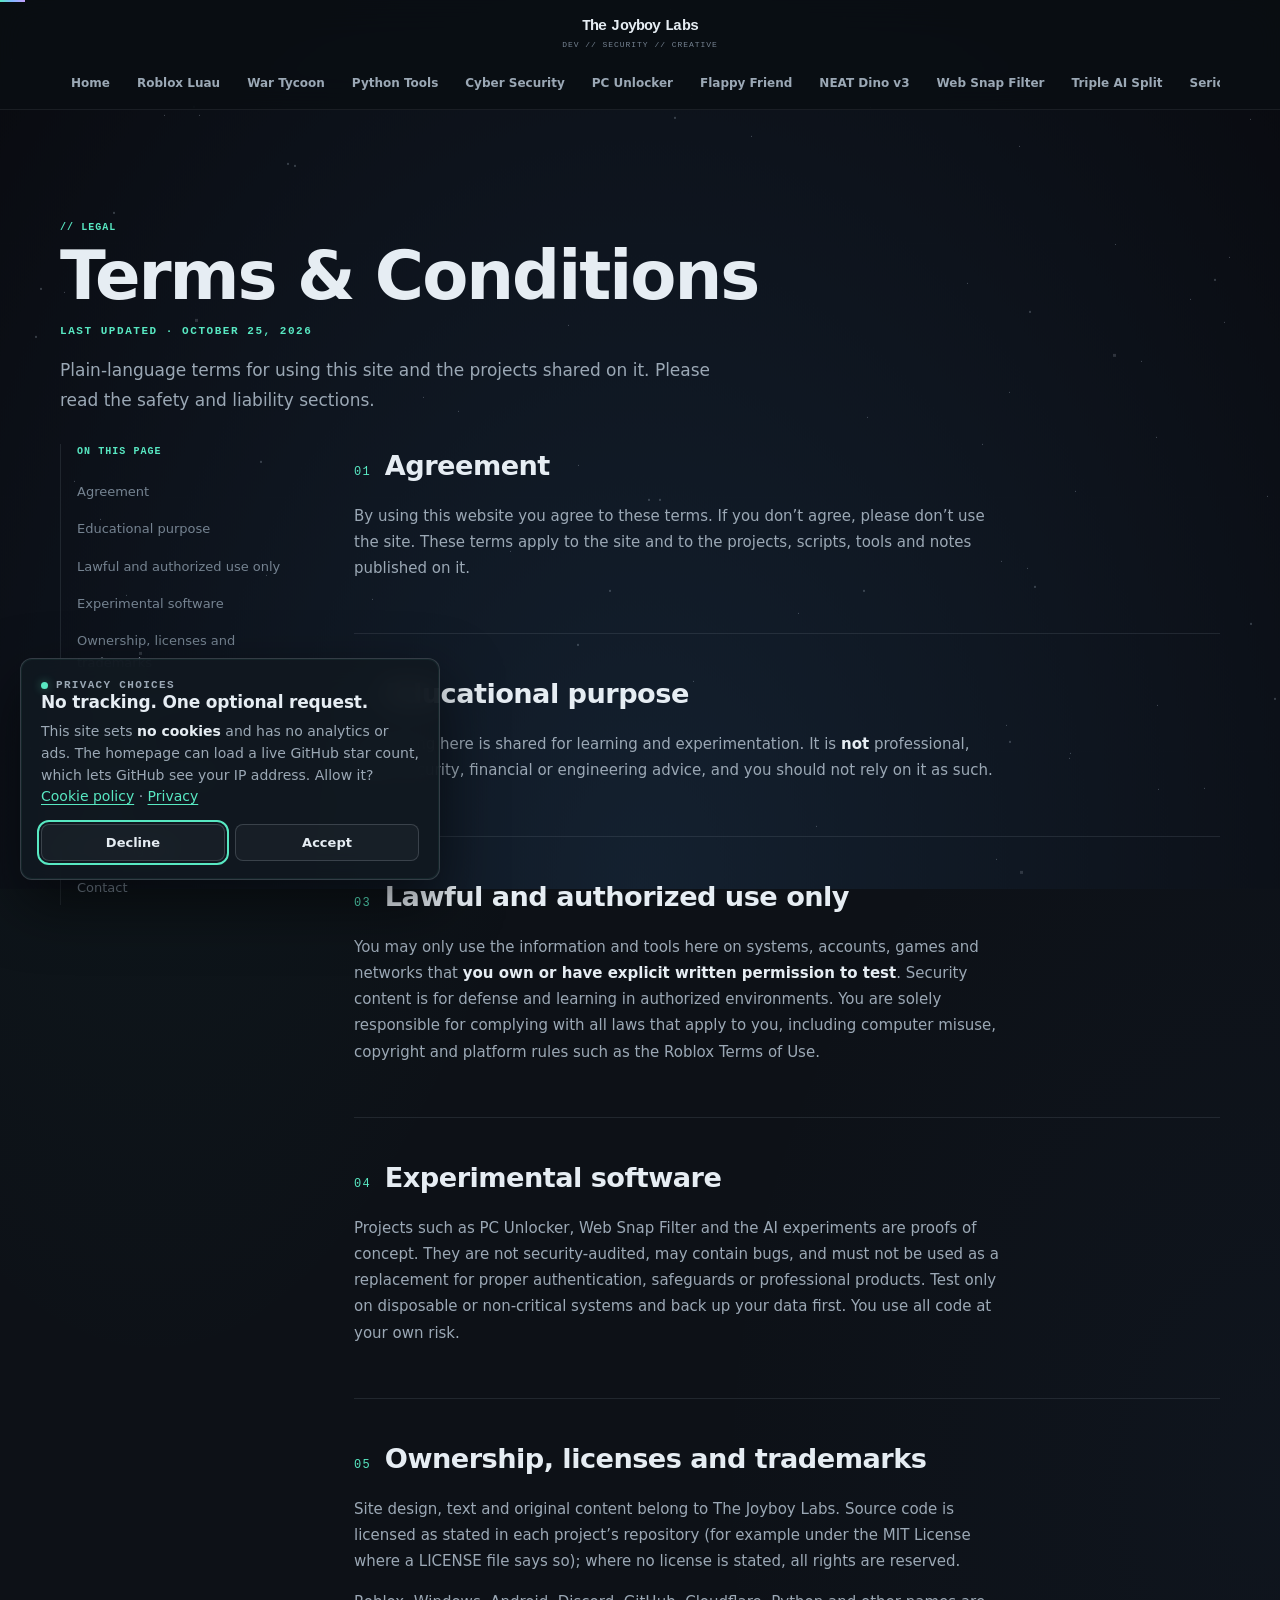
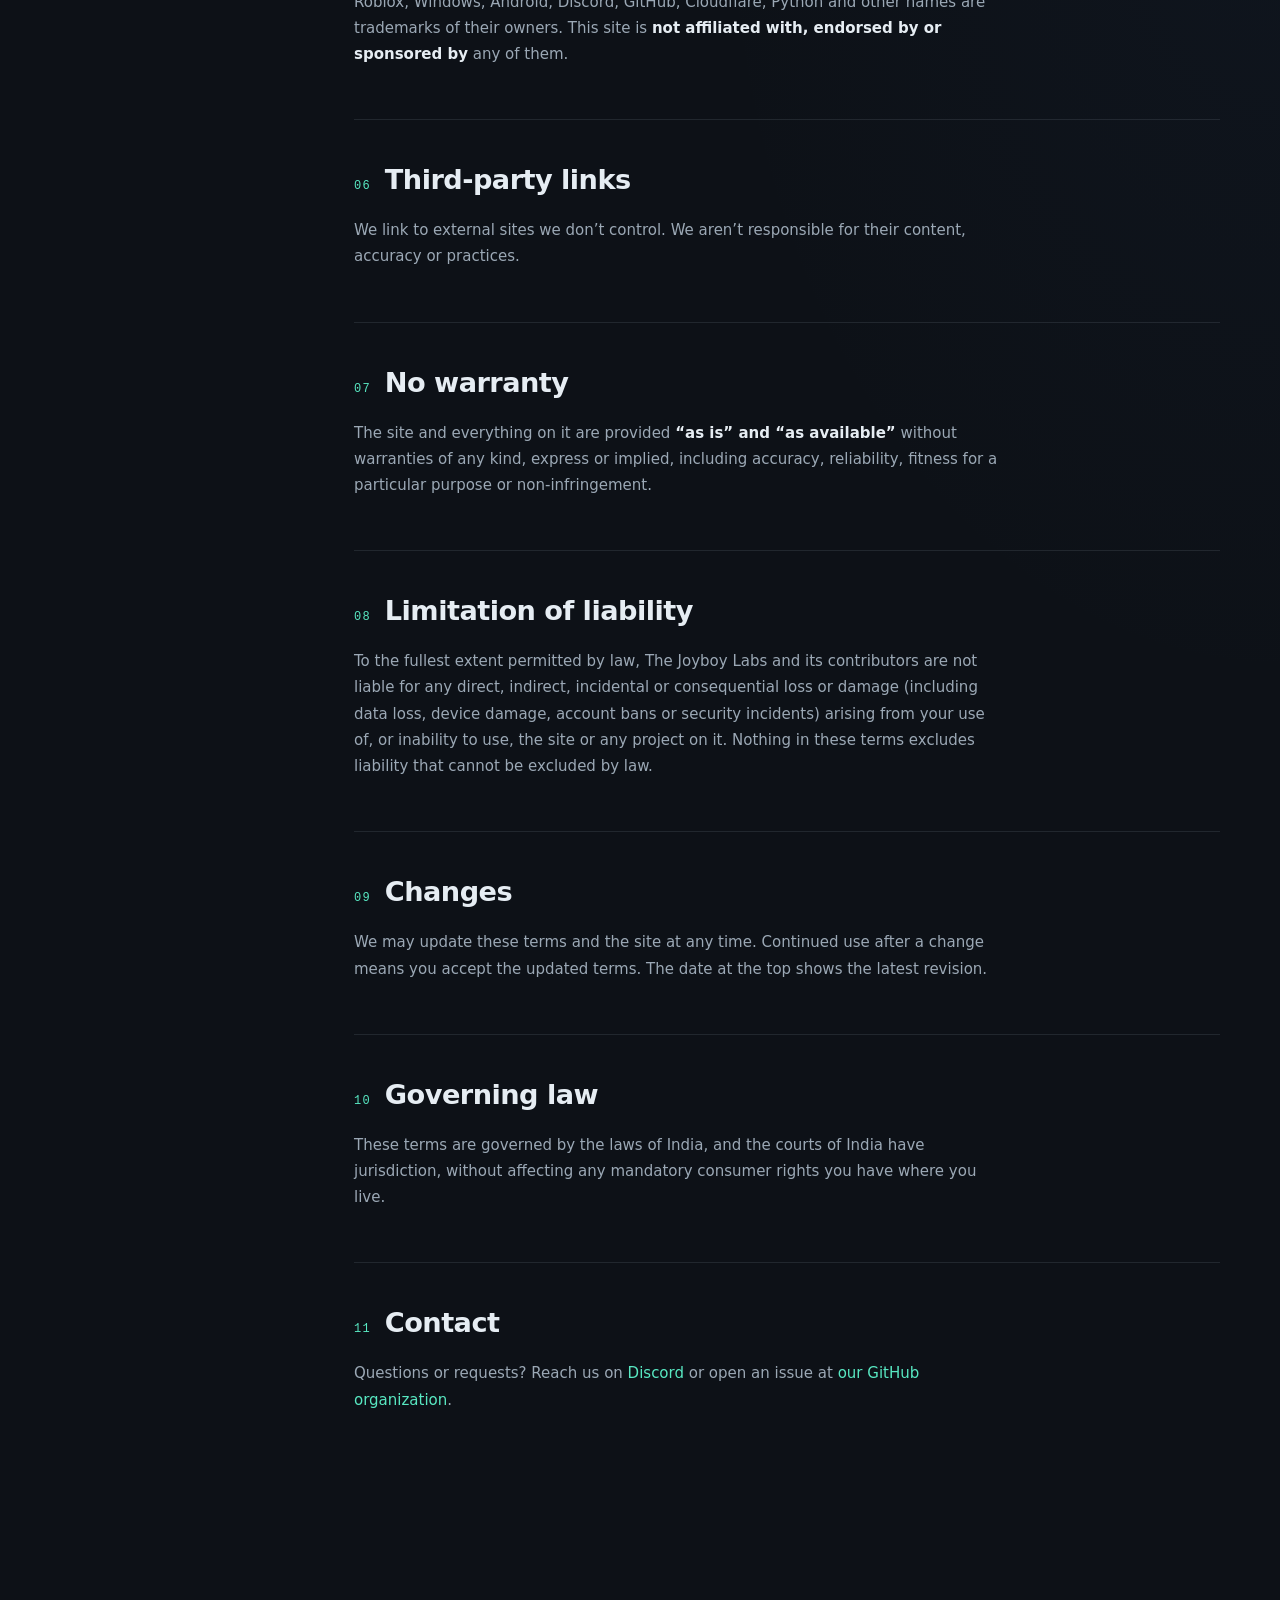
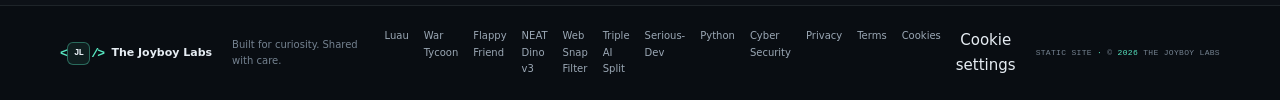
<file: terms.html>
<!doctype html>
<html lang="en">
<head>
  <meta charset="utf-8">
  <meta name="viewport" content="width=device-width, initial-scale=1">
  <meta name="theme-color" content="#0d1117">
  <meta name="description" content="Terms and Conditions for The Joyboy Labs website and the projects shared on it.">
  <title>Terms & Conditions — The Joyboy Labs</title>
  <script>if(!matchMedia("(prefers-reduced-motion: reduce)").matches)document.documentElement.classList.add("js-motion")</script>
  <link rel="stylesheet" href="css/style.css">
  <link rel="stylesheet" href="css/motion.css">
  <link rel="stylesheet" href="css/legal.css">
  <link rel="stylesheet" href="css/consent.css">
  <style>
    .nav-shell {
      grid-template-columns: minmax(0, 1fr);
      grid-template-rows: 55px 48px;
    }
    .primary-nav {
      width: 100%;
      max-width: 100%;
      min-width: 0;
      overflow-x: auto;
      overflow-y: hidden;
      white-space: nowrap;
      scroll-behavior: smooth;
      -webkit-overflow-scrolling: touch;
      scrollbar-width: thin;
      scrollbar-color: rgba(88, 232, 194, 0.28) transparent;
      padding-bottom: 3px;
    }
    .primary-nav > :first-child { margin-left: auto; }
    .primary-nav > :last-child { margin-right: auto; }
    .primary-nav::-webkit-scrollbar { height: 3px; }
    .primary-nav::-webkit-scrollbar-track { background: transparent; }
    .primary-nav::-webkit-scrollbar-thumb {
      background: rgba(139, 148, 158, 0.26);
      border-radius: 999px;
    }
    .primary-nav:hover::-webkit-scrollbar-thumb {
      background: rgba(88, 232, 194, 0.55);
    }
    .nav-link {
      flex: 0 0 auto;
      white-space: nowrap;
    }
    @media (max-width: 960px) {
      .nav-shell { grid-template-rows: auto; }
      .primary-nav {
        overflow-x: visible;
        overflow-y: auto;
        max-height: calc(100vh - 76px);
        white-space: normal;
      }
      .primary-nav > :first-child,
      .primary-nav > :last-child { margin-inline: 0; }
    }
  </style>
  <script src="js/main.js" defer></script>
  <script src="vendor/gsap.min.js" defer></script>
  <script src="vendor/ScrollTrigger.min.js" defer></script>
  <script src="vendor/SplitText.min.js" defer></script>
  <script src="vendor/lenis.min.js" defer></script>
  <script src="js/motion.js" defer></script>
  <script src="js/consent.js" defer></script>
</head>
<body>
  <div class="site-starfield" aria-hidden="true"><div class="star-layer stars-small"></div><div class="star-layer stars-medium"></div><div class="star-layer stars-large"></div></div>
  <a class="skip-link" href="#main">Skip to content</a>
  <header class="site-header">
    <div class="nav-shell">
      <a class="brand" href="index.html" aria-label="The Joyboy Labs home">
        <span class="brand-copy">
          <span class="brand-name" aria-hidden="true">
            <span class="brand-letter" style="animation-delay: 0ms">T</span><span class="brand-letter" style="animation-delay: 48ms">h</span><span class="brand-letter" style="animation-delay: 96ms">e</span><span class="brand-letter brand-space" style="animation-delay: 144ms">&nbsp;</span><span class="brand-letter" style="animation-delay: 192ms">J</span><span class="brand-letter" style="animation-delay: 240ms">o</span><span class="brand-letter" style="animation-delay: 288ms">y</span><span class="brand-letter" style="animation-delay: 336ms">b</span><span class="brand-letter" style="animation-delay: 384ms">o</span><span class="brand-letter" style="animation-delay: 432ms">y</span><span class="brand-letter brand-space" style="animation-delay: 480ms">&nbsp;</span><span class="brand-letter" style="animation-delay: 528ms">L</span><span class="brand-letter" style="animation-delay: 576ms">a</span><span class="brand-letter" style="animation-delay: 624ms">b</span><span class="brand-letter" style="animation-delay: 672ms">s</span>
          </span>
          <span class="brand-tag">DEV // SECURITY // CREATIVE</span>
        </span>
      </a>

      <button class="menu-toggle" type="button" aria-expanded="false" aria-controls="primary-navigation" aria-label="Open navigation menu">
        <span class="menu-toggle-lines" aria-hidden="true"><span></span><span></span><span></span></span>
      </button>

      <nav class="primary-nav" id="primary-navigation" aria-label="Primary navigation">
        <a class="nav-link" href="index.html">Home</a>
        <a class="nav-link" href="roblox.html">Roblox Luau</a>
        <a class="nav-link" href="war-tycoon.html">War Tycoon</a>
        <a class="nav-link" href="python.html">Python Tools</a>
        <a class="nav-link" href="cyber.html">Cyber Security</a>
        <a class="nav-link" href="pc-unlocker.html">PC Unlocker</a>
        <a class="nav-link" href="flappy-friend.html">Flappy Friend</a>
        <a class="nav-link" href="neat-dino.html">NEAT Dino v3</a>
        <a class="nav-link" href="web-snap-filter.html">Web Snap Filter</a>
        <a class="nav-link" href="triple-ai-split.html">Triple AI Split</a>
        <a class="nav-link" href="serious-dev.html">Serious-Dev</a>
        <a class="discord-link button button-discord" href="https://discord.gg/joyboyhakari_16266" target="_blank" rel="noopener noreferrer">
          <span class="blob1" aria-hidden="true"></span><span class="blob2" aria-hidden="true"></span>
          <span class="inner"><svg aria-hidden="true" viewBox="0 0 24 24"><path d="M19.7 5.3a17.6 17.6 0 0 0-4.3-1.4l-.5 1a16.2 16.2 0 0 0-5.8 0l-.5-1a17.6 17.6 0 0 0-4.3 1.4C1.6 9.2.8 13 .8 16.8a17.8 17.8 0 0 0 5.3 2.7l1.1-1.8-1.7-.8.4-.3a12.6 12.6 0 0 0 12.2 0l.4.3-1.7.8 1.1 1.8a17.8 17.8 0 0 0 5.3-2.7c0-4.4-.8-8.1-3.5-11.5ZM8.8 14.7c-1 0-1.8-.9-1.8-2s.8-2 1.8-2 1.8.9 1.8 2-.8 2-1.8 2Zm6.4 0c-1 0-1.8-.9-1.8-2s.8-2 1.8-2 1.8.9 1.8 2-.8 2-1.8 2Z"/></svg><span>Join Discord</span><span class="external-mark" aria-hidden="true">↗</span></span>
        </a>
      </nav>
    </div>
  </header>
  <main id="main">
    <section class="legal-hero container" aria-labelledby="legal-title">
      <p class="eyebrow">// LEGAL</p>
      <h1 id="legal-title">Terms & Conditions</h1>
      <p class="legal-meta">LAST UPDATED · OCTOBER 25, 2026</p>
      <p class="hero-lead">Plain-language terms for using this site and the projects shared on it. Please read the safety and liability sections.</p>
    </section>
    <div class="container legal-layout">
      <aside class="legal-toc"><nav aria-label="On this page"><p class="eyebrow">ON THIS PAGE</p><a href="#accept">Agreement</a><a href="#purpose">Educational purpose</a><a href="#lawful-use">Lawful and authorized use only</a><a href="#experimental">Experimental software</a><a href="#ip">Ownership, licenses and trademarks</a><a href="#links">Third-party links</a><a href="#warranty">No warranty</a><a href="#liability">Limitation of liability</a><a href="#changes">Changes</a><a href="#law">Governing law</a><a href="#contact">Contact</a></nav></aside>
      <article class="legal-body"><section class="legal-section" id="accept"><h2><span class="legal-num">01</span>Agreement</h2><p>By using this website you agree to these terms. If you don’t agree, please don’t use the site. These terms apply to the site and to the projects, scripts, tools and notes published on it.</p></section><section class="legal-section" id="purpose"><h2><span class="legal-num">02</span>Educational purpose</h2><p>Everything here is shared for learning and experimentation. It is <strong>not</strong> professional, legal, security, financial or engineering advice, and you should not rely on it as such.</p></section><section class="legal-section" id="lawful-use"><h2><span class="legal-num">03</span>Lawful and authorized use only</h2><p>You may only use the information and tools here on systems, accounts, games and networks that <strong>you own or have explicit written permission to test</strong>. Security content is for defense and learning in authorized environments. You are solely responsible for complying with all laws that apply to you, including computer misuse, copyright and platform rules such as the Roblox Terms of Use.</p></section><section class="legal-section" id="experimental"><h2><span class="legal-num">04</span>Experimental software</h2><p>Projects such as PC Unlocker, Web Snap Filter and the AI experiments are proofs of concept. They are not security-audited, may contain bugs, and must not be used as a replacement for proper authentication, safeguards or professional products. Test only on disposable or non-critical systems and back up your data first. You use all code at your own risk.</p></section><section class="legal-section" id="ip"><h2><span class="legal-num">05</span>Ownership, licenses and trademarks</h2><p>Site design, text and original content belong to The Joyboy Labs. Source code is licensed as stated in each project’s repository (for example under the MIT License where a LICENSE file says so); where no license is stated, all rights are reserved.</p><p>Roblox, Windows, Android, Discord, GitHub, Cloudflare, Python and other names are trademarks of their owners. This site is <strong>not affiliated with, endorsed by or sponsored by</strong> any of them.</p></section><section class="legal-section" id="links"><h2><span class="legal-num">06</span>Third-party links</h2><p>We link to external sites we don’t control. We aren’t responsible for their content, accuracy or practices.</p></section><section class="legal-section" id="warranty"><h2><span class="legal-num">07</span>No warranty</h2><p>The site and everything on it are provided <strong>“as is” and “as available”</strong> without warranties of any kind, express or implied, including accuracy, reliability, fitness for a particular purpose or non-infringement.</p></section><section class="legal-section" id="liability"><h2><span class="legal-num">08</span>Limitation of liability</h2><p>To the fullest extent permitted by law, The Joyboy Labs and its contributors are not liable for any direct, indirect, incidental or consequential loss or damage (including data loss, device damage, account bans or security incidents) arising from your use of, or inability to use, the site or any project on it. Nothing in these terms excludes liability that cannot be excluded by law.</p></section><section class="legal-section" id="changes"><h2><span class="legal-num">09</span>Changes</h2><p>We may update these terms and the site at any time. Continued use after a change means you accept the updated terms. The date at the top shows the latest revision.</p></section><section class="legal-section" id="law"><h2><span class="legal-num">10</span>Governing law</h2><p>These terms are governed by the laws of India, and the courts of India have jurisdiction, without affecting any mandatory consumer rights you have where you live.</p></section><section class="legal-section" id="contact"><h2><span class="legal-num">11</span>Contact</h2><p>Questions or requests? Reach us on <a href="https://discord.gg/joyboyhakari_16266" target="_blank" rel="noopener noreferrer">Discord</a> or open an issue at <a href="https://github.com/the-joyboy-labs" target="_blank" rel="noopener noreferrer">our GitHub organization</a>.</p></section></article>
    </div>
  </main>
  <footer class="site-footer">
    <div class="footer-shell">
      <a class="footer-brand" href="index.html"><span class="brand-mark" aria-hidden="true"><span class="brand-mark-bracket">&lt;</span><span class="brand-mark-core">JL</span><span class="brand-mark-bracket">/&gt;</span></span><span>The Joyboy Labs</span></a>
      <p>Built for curiosity. Shared with care.</p>
      <div class="footer-links"><a href="roblox.html">Luau</a><a href="war-tycoon.html">War Tycoon</a><a href="flappy-friend.html">Flappy Friend</a><a href="neat-dino.html">NEAT Dino v3</a><a href="web-snap-filter.html">Web Snap Filter</a><a href="triple-ai-split.html">Triple AI Split</a><a href="serious-dev.html">Serious-Dev</a><a href="python.html">Python</a><a href="cyber.html">Cyber Security</a><a href="privacy.html">Privacy</a><a href="terms.html">Terms</a><a href="cookies.html">Cookies</a></div>
      <span class="footer-meta">STATIC SITE <span aria-hidden="true">·</span> © <span data-current-year>2026</span> THE JOYBOY LABS</span>
    </div>
  </footer>
  <script>
    (() => {
      const nav = document.getElementById("primary-navigation");
      if (!nav) return;
      nav.addEventListener("wheel", (e) => {
        if (window.innerWidth <= 960 || nav.scrollWidth <= nav.clientWidth) return;
        if (Math.abs(e.deltaY) > Math.abs(e.deltaX)) {
          e.preventDefault();
          nav.scrollLeft += e.deltaY;
        }
      }, { passive: false });
    })();
  </script>
</body>
</html>
</file>
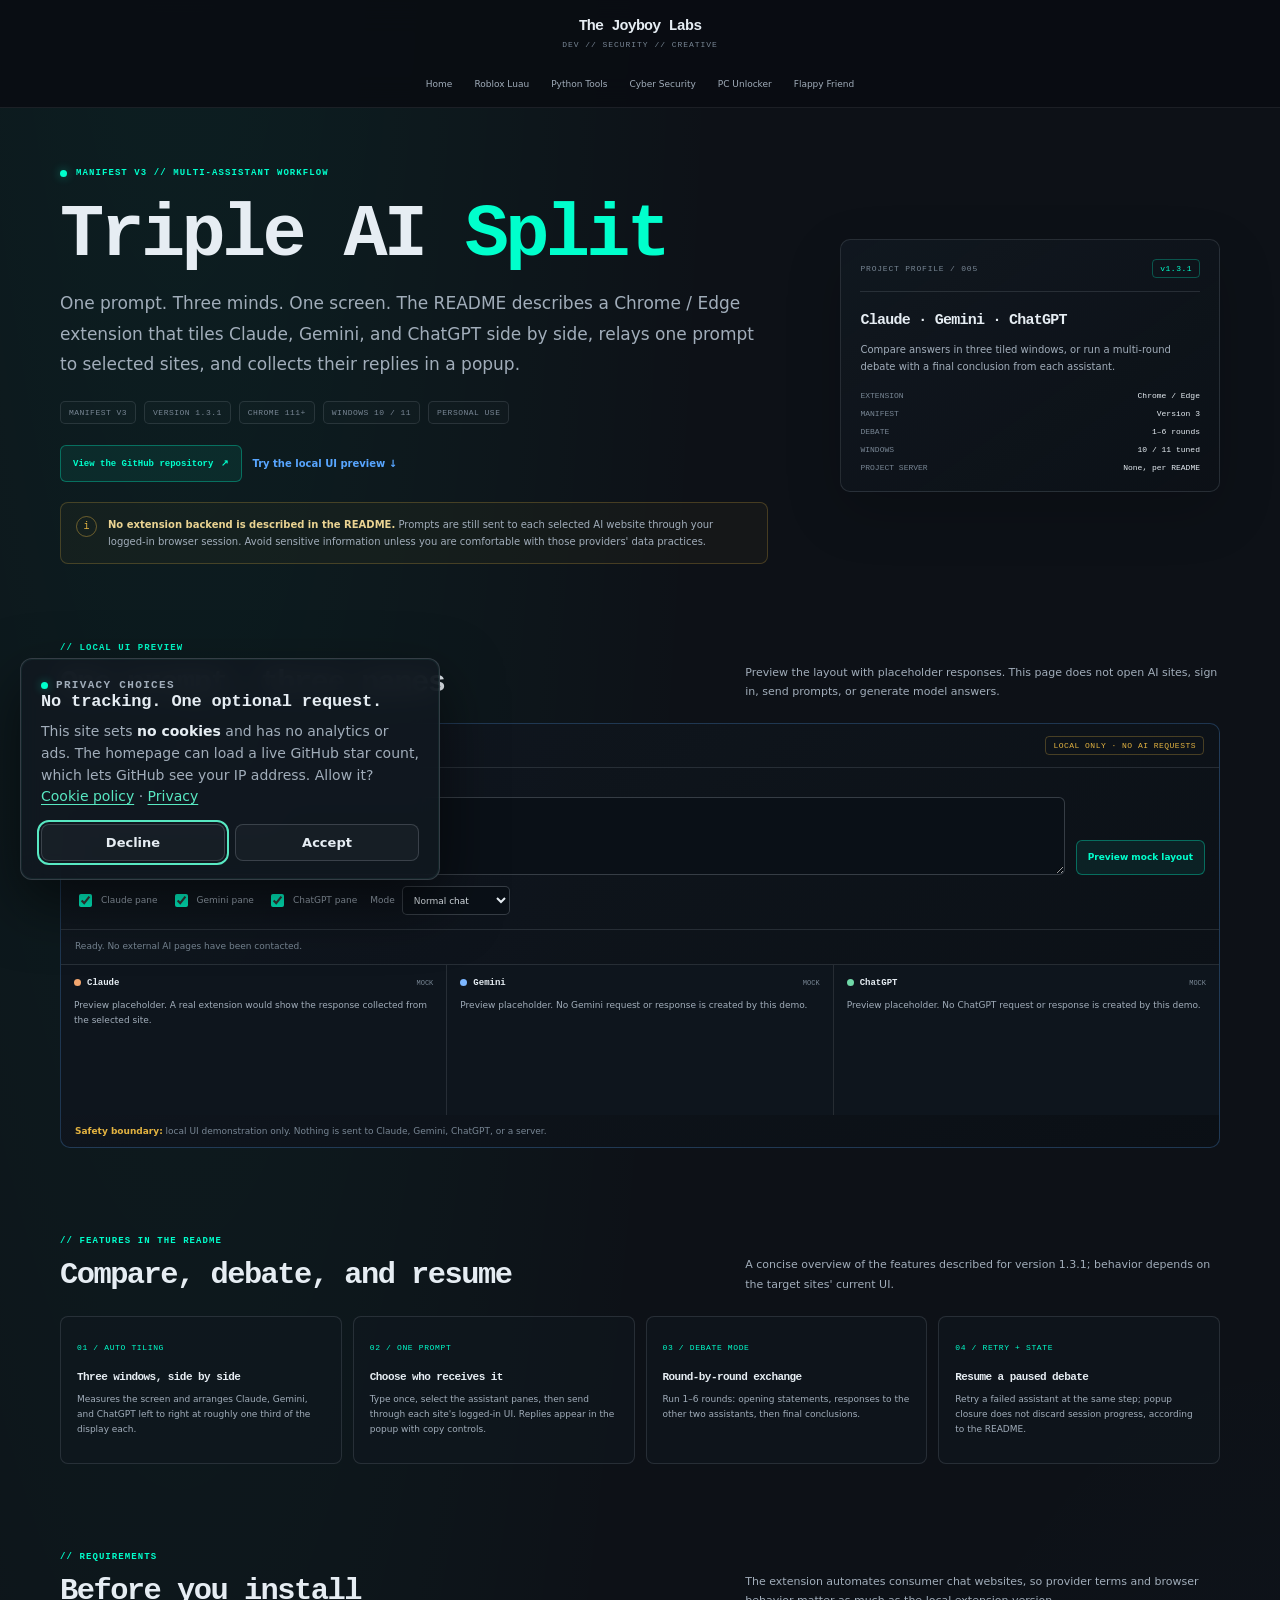
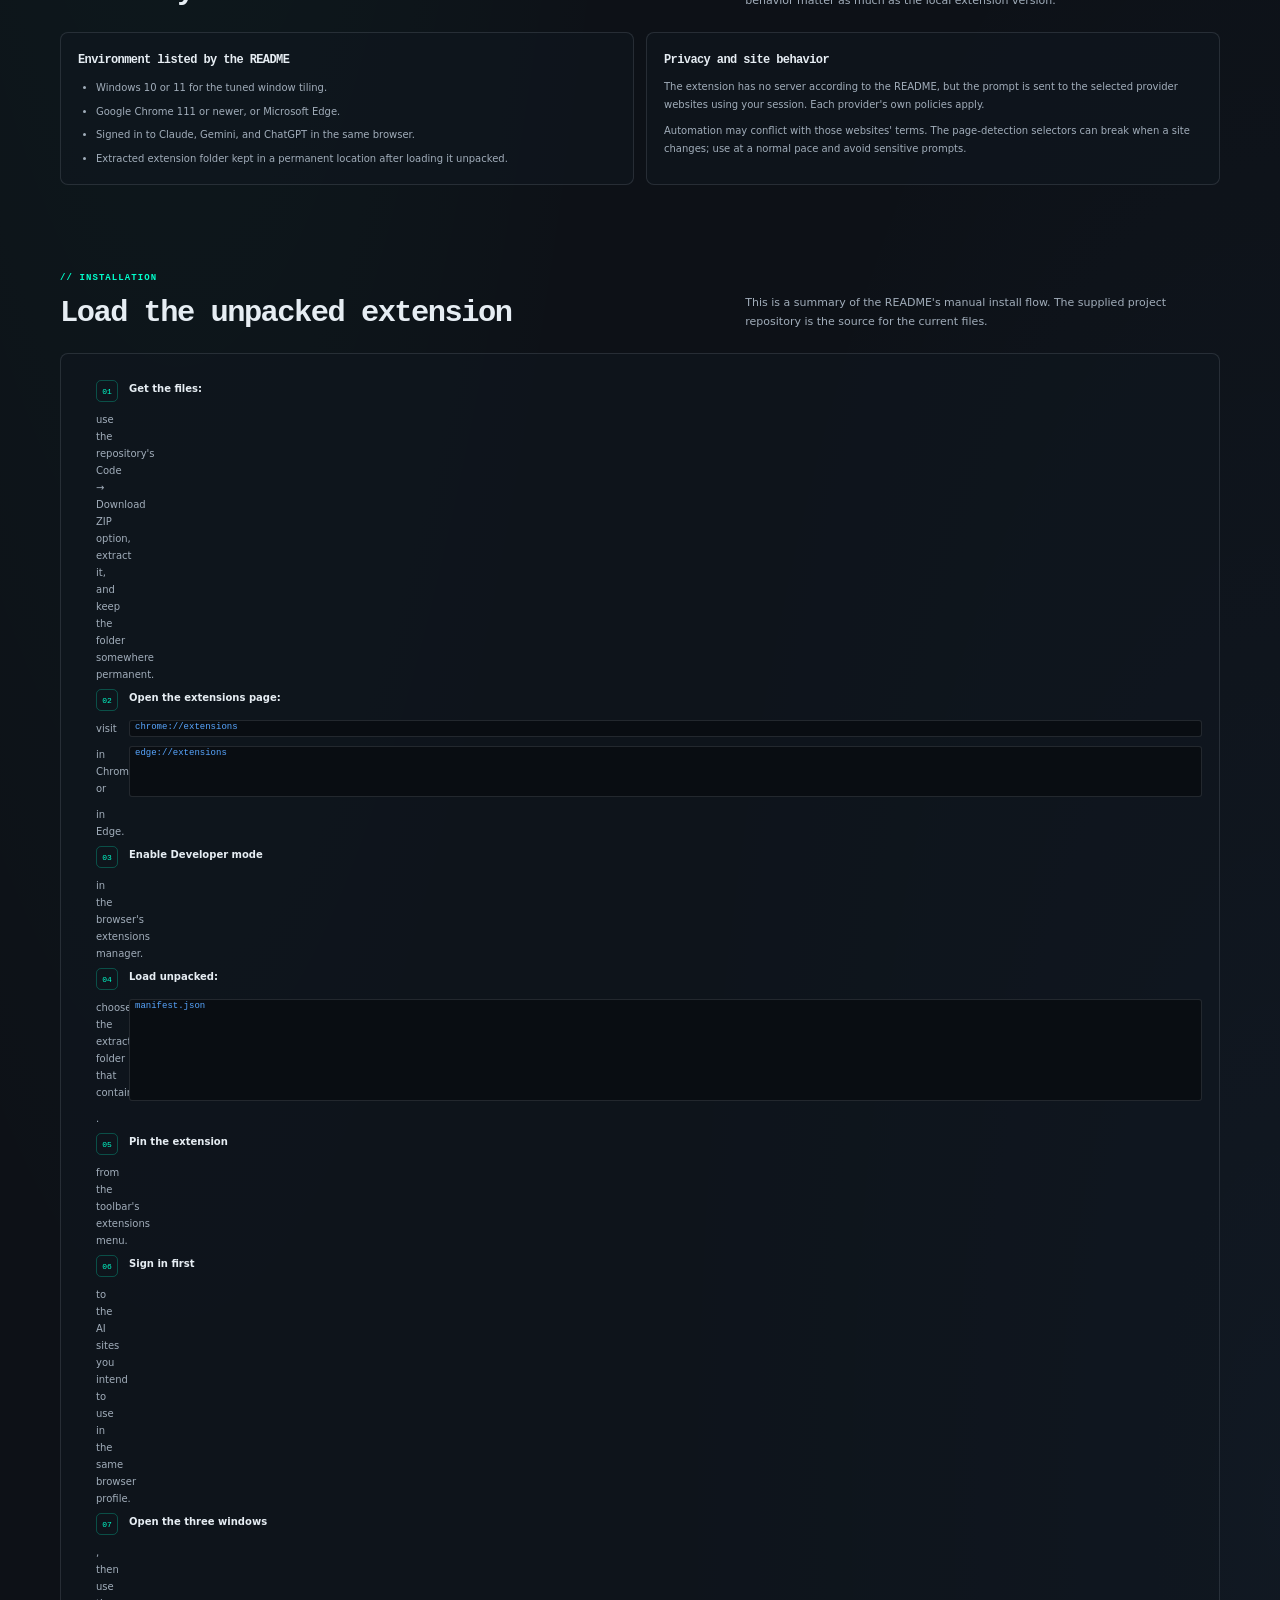
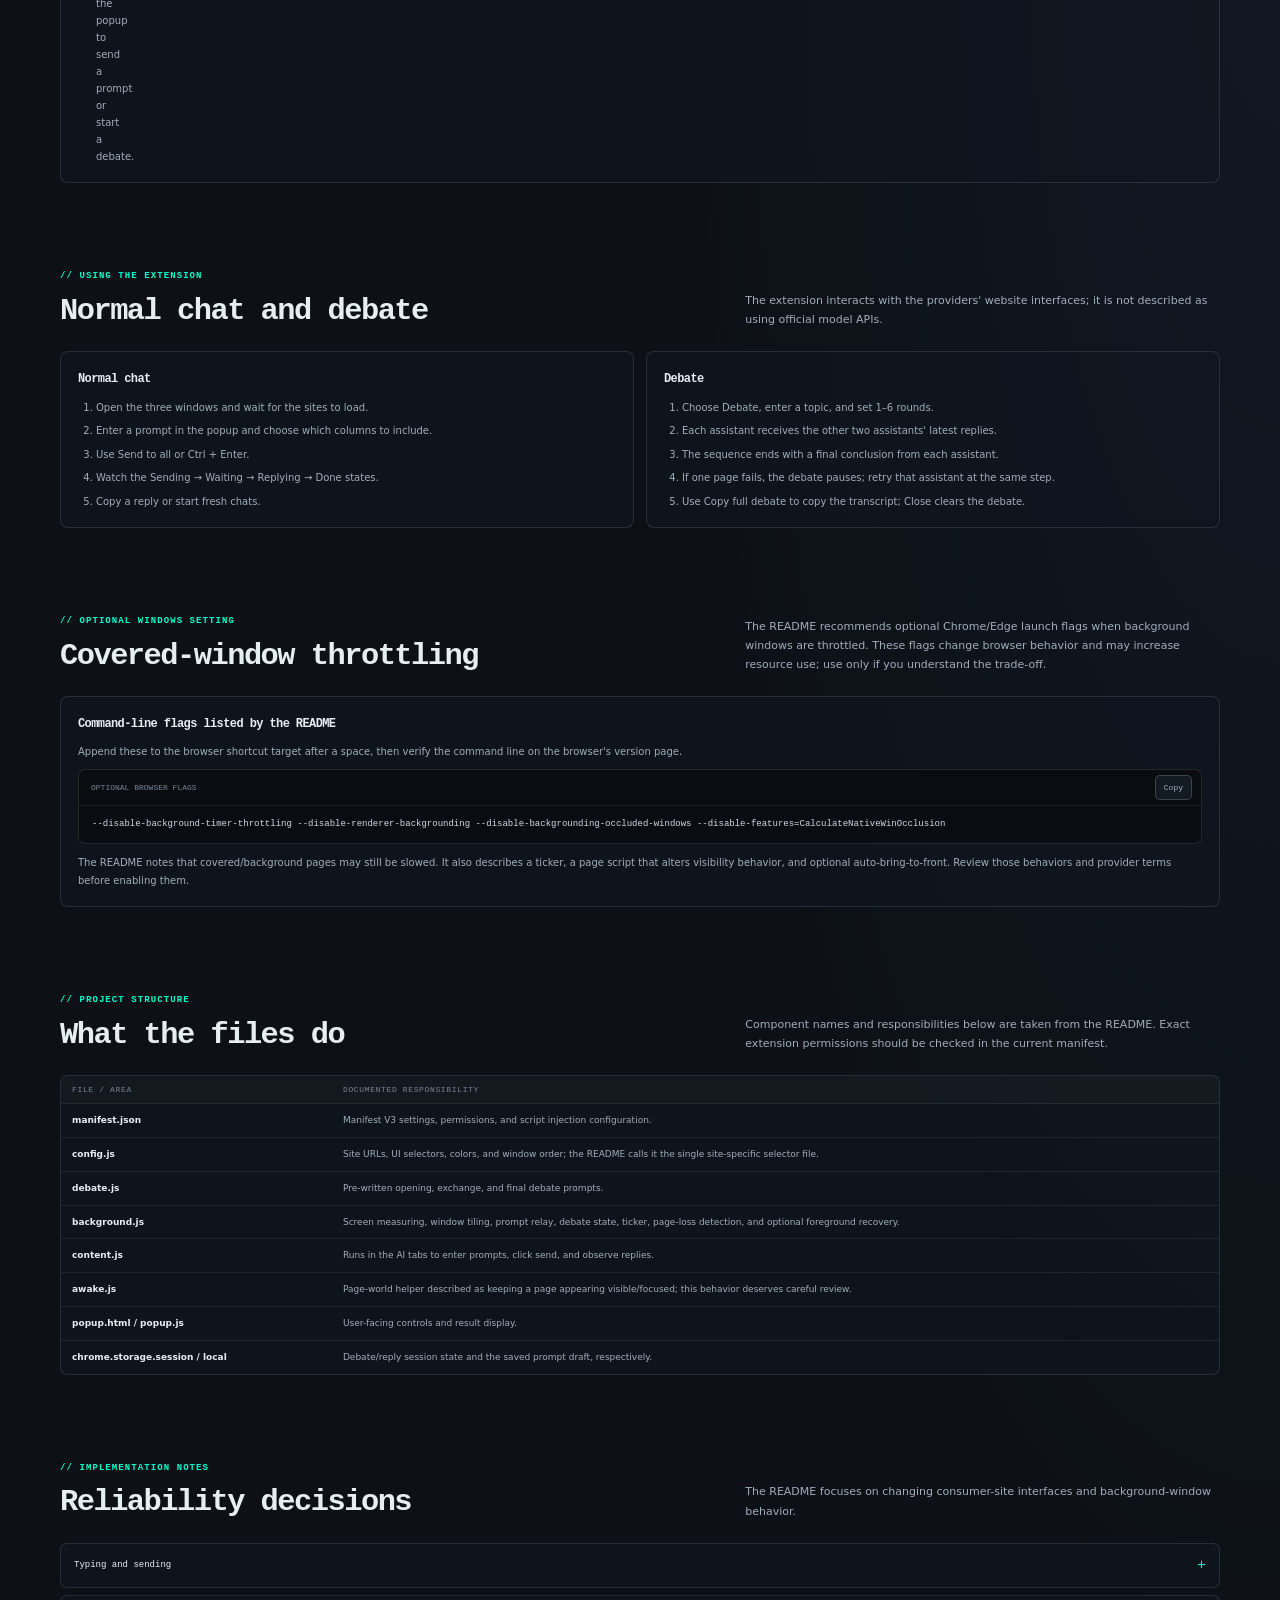
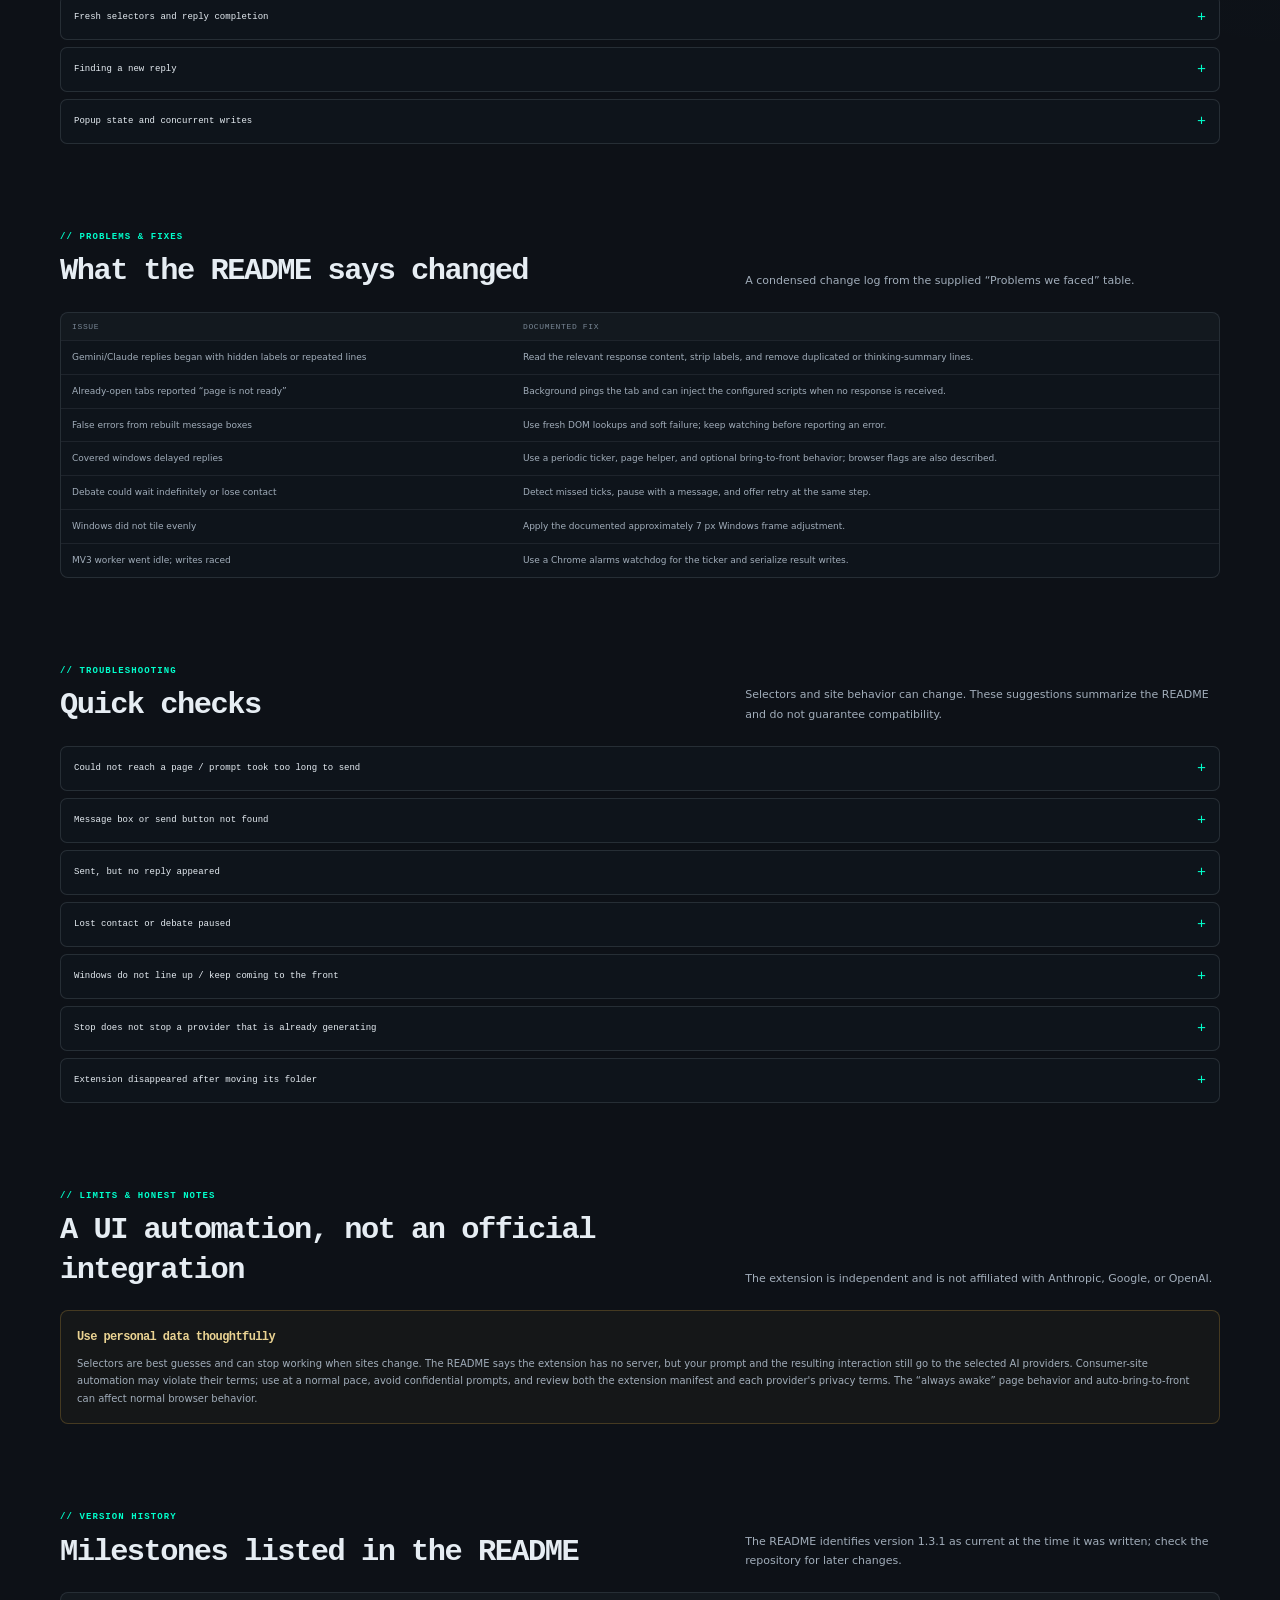
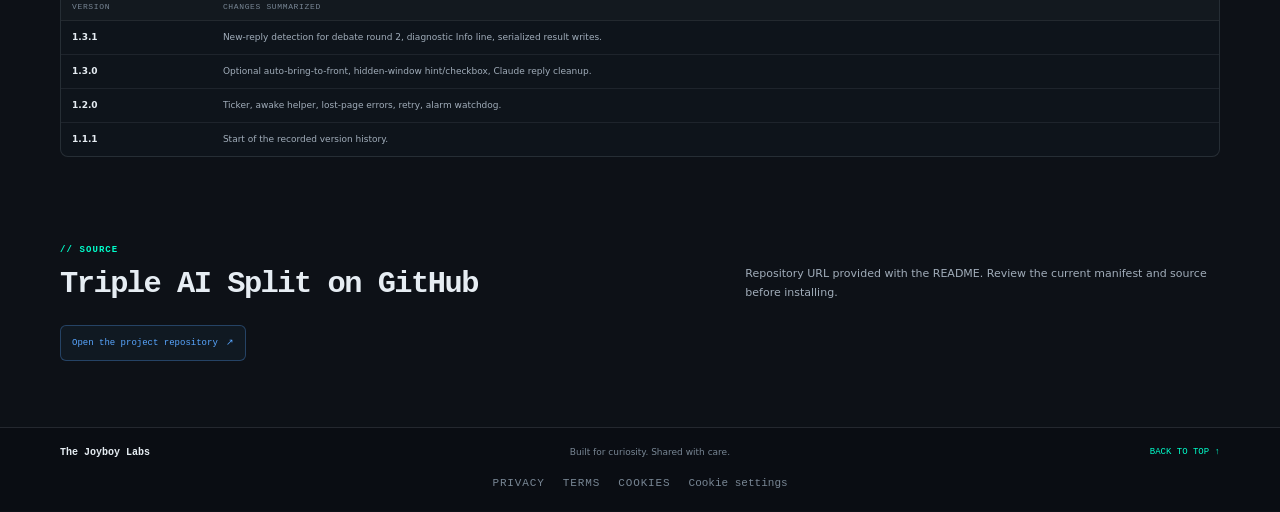
<file: triple-ai-split.html>
<!doctype html>
<html lang="en">
<head>
  <meta charset="utf-8">
  <meta name="viewport" content="width=device-width, initial-scale=1">
  <meta name="theme-color" content="#0d1117">
  <meta name="description" content="Triple AI Split: a Manifest V3 browser extension showcase for comparing Claude, Gemini, and ChatGPT side by side.">
  <title>Triple AI Split — The Joyboy Labs</title>
  <style>
    :root {
      color-scheme: dark;
      --bg: #0d1117;
      --bg-deep: #090d12;
      --panel: #111820;
      --text: #e6edf3;
      --muted: #a1adba;
      --subtle: #788694;
      --line: rgba(139,148,158,.2);
      --line-strong: rgba(139,148,158,.34);
      --cyan: #00ffcc;
      --blue: #58a6ff;
      --violet: #c3a1ff;
      --amber: #e3b341;
      --red: #ff7b72;
      --sans: Inter, ui-sans-serif, system-ui, -apple-system, BlinkMacSystemFont, "Segoe UI", sans-serif;
      --mono: "SFMono-Regular", Consolas, "Liberation Mono", monospace;
      --max: 1160px;
    }
    *, *::before, *::after { box-sizing: border-box; }
    html { scroll-behavior: smooth; scroll-padding-top: 118px; background: var(--bg); }
    body { min-width: 320px; margin: 0; color: var(--text); background: radial-gradient(ellipse at 14% -14%,rgba(0,255,204,.07),transparent 35rem),radial-gradient(ellipse at 100% 45%,rgba(88,166,255,.05),transparent 38rem),var(--bg); font: 15px/1.7 var(--sans); -webkit-font-smoothing: antialiased; text-rendering: optimizeLegibility; }
    a { color: inherit; text-decoration: none; }
    button, textarea, select { font: inherit; }
    :focus-visible { outline: 2px solid var(--cyan); outline-offset: 4px; }
    ::selection { color: #07120f; background: var(--cyan); }
    .wrap { width: min(var(--max),calc(100% - 44px)); margin-inline: auto; }
    .skip-link { position: fixed; z-index: 100; top: 10px; left: 12px; padding: 9px 13px; transform: translateY(-150%); border-radius: 7px; color: #06120f; background: var(--cyan); font-weight: 700; }
    .skip-link:focus { transform: translateY(0); }
    .site-header { position: sticky; z-index: 20; top: 0; border-bottom: 1px solid rgba(139,148,158,.14); background: rgba(9,13,18,.9); backdrop-filter: blur(16px); -webkit-backdrop-filter: blur(16px); }
    .header-inner { display: grid; width: min(var(--max),calc(100% - 44px)); grid-template-rows: 58px 44px; justify-items: center; margin-inline: auto; padding-top: 5px; }
    .brand { display: grid; grid-row: 1; justify-items: center; align-content: center; line-height: 1.15; }
    .brand-name { color: var(--text); font: 700 15px/1.2 var(--mono); letter-spacing: -.055em; animation: reveal 700ms ease-out both; }
    .brand-tag { margin-top: 4px; color: var(--subtle); font: 8px/1.2 var(--mono); letter-spacing: .12em; }
    @keyframes reveal { from { opacity: 0; transform: translateY(5px); } to { opacity: 1; transform: translateY(0); } }
    .primary-nav { display: flex; grid-row: 2; align-items: center; justify-self: center; gap: 4px; }
    .primary-nav a { position: relative; padding: 8px 9px; border-radius: 6px; color: var(--muted); font-size: 9px; transition: color 150ms ease,background 150ms ease; }
    .primary-nav a:hover, .primary-nav a[aria-current="page"] { color: var(--text); background: rgba(255,255,255,.045); }
    .primary-nav a[aria-current="page"]::after { position: absolute; right: 10px; bottom: 3px; left: 10px; height: 1px; background: var(--cyan); content: ""; }
    main { min-height: 70vh; }
    .hero { display: grid; grid-template-columns: minmax(0,1.4fr) minmax(260px,.75fr); align-items: center; gap: clamp(28px,6vw,72px); padding-block: 59px 41px; }
    .eyebrow, .section-label { margin: 0; color: var(--cyan); font: 600 9px/1.5 var(--mono); letter-spacing: .12em; }
    .eyebrow { display: flex; align-items: center; gap: 9px; }
    .status-dot { width: 7px; height: 7px; flex: 0 0 7px; border-radius: 50%; background: var(--cyan); box-shadow: 0 0 10px rgba(0,255,204,.42); }
    h1, h2, h3 { font-family: var(--mono); font-weight: 560; letter-spacing: -.05em; }
    h1 { margin: 17px 0 15px; font-size: clamp(2.5rem,6vw,4.6rem); line-height: 1.03; }
    .accent { color: var(--cyan); }
    .hero-lead { max-width: 720px; margin: 0; color: var(--muted); font-size: clamp(14px,1.6vw,17px); line-height: 1.8; }
    .badge-row { display: flex; flex-wrap: wrap; gap: 8px; margin-top: 21px; }
    .badge { padding: 5px 8px; border: 1px solid var(--line); border-radius: 5px; color: var(--subtle); background: rgba(255,255,255,.015); font: 8px/1.4 var(--mono); letter-spacing: .06em; }
    .hero-actions { display: flex; flex-wrap: wrap; align-items: center; gap: 10px; margin-top: 21px; }
    .button { display: inline-flex; min-height: 37px; align-items: center; justify-content: center; gap: 8px; padding: 0 12px; border: 1px solid rgba(0,255,204,.33); border-radius: 6px; color: var(--cyan); background: rgba(0,255,204,.07); font: 600 9px var(--mono); transition: border-color 140ms ease,background 140ms ease,transform 140ms ease; }
    .button:hover { transform: translateY(-1px); border-color: var(--cyan); background: rgba(0,255,204,.12); }
    .text-link { color: var(--blue); font-size: 10px; font-weight: 650; }
    .text-link:hover { color: #9ccaff; }
    .hero-card { padding: 19px; border: 1px solid var(--line); border-radius: 10px; background: linear-gradient(145deg,rgba(17,24,32,.95),rgba(12,17,23,.84)); box-shadow: 0 20px 55px rgba(0,0,0,.18); }
    .hero-card-head { display: flex; align-items: center; justify-content: space-between; gap: 12px; padding-bottom: 13px; border-bottom: 1px solid var(--line); }
    .hero-card-head span:first-child { color: var(--subtle); font: 8px var(--mono); letter-spacing: .1em; }
    .version-pill { padding: 4px 7px; border: 1px solid rgba(0,255,204,.28); border-radius: 4px; color: var(--cyan); font: 8px var(--mono); letter-spacing: .06em; }
    .hero-card h2 { margin: 16px 0 7px; font-size: 15px; }
    .hero-card p { margin: 0; color: var(--muted); font-size: 10px; line-height: 1.7; }
    .hero-specs { display: grid; gap: 9px; margin: 16px 0 0; padding: 0; list-style: none; }
    .hero-specs li { display: flex; justify-content: space-between; gap: 11px; color: var(--subtle); font: 8px var(--mono); }
    .hero-specs strong { color: var(--text); font-weight: 500; text-align: right; }
    .privacy-note { display: grid; grid-template-columns: 22px 1fr; gap: 10px; margin-top: 20px; padding: 13px 15px; border: 1px solid rgba(227,179,65,.24); border-radius: 8px; background: rgba(227,179,65,.04); }
    .privacy-mark { display: grid; width: 21px; height: 21px; place-items: center; border: 1px solid rgba(227,179,65,.42); border-radius: 50%; color: var(--amber); font: 10px var(--mono); }
    .privacy-note p { margin: 0; color: var(--muted); font-size: 10px; line-height: 1.7; }
    .privacy-note strong { color: #ead392; }
    .section { padding-block: 37px 50px; }
    .section-head { display: grid; grid-template-columns: minmax(0,1fr) minmax(220px,.72fr); align-items: end; gap: 26px; margin-bottom: 20px; }
    .section-head h2 { margin: 8px 0 0; font-size: clamp(1.4rem,2.8vw,1.9rem); line-height: 1.3; }
    .section-intro { max-width: 500px; margin: 0 0 2px; color: var(--muted); font-size: 11px; line-height: 1.75; }
    .demo-shell { overflow: hidden; border: 1px solid rgba(88,166,255,.25); border-radius: 10px; background: linear-gradient(145deg,rgba(17,24,32,.96),rgba(11,16,22,.97)); }
    .demo-top { display: flex; align-items: center; justify-content: space-between; gap: 12px; padding: 12px 15px; border-bottom: 1px solid var(--line); }
    .demo-title { color: var(--text); font: 9px var(--mono); }
    .mock-label { padding: 4px 7px; border: 1px solid rgba(227,179,65,.28); border-radius: 4px; color: var(--amber); font: 8px var(--mono); letter-spacing: .06em; }
    .demo-controls { display: grid; grid-template-columns: minmax(0,1fr) auto; align-items: end; gap: 11px; padding: 14px; border-bottom: 1px solid var(--line); }
    .prompt-field { display: grid; gap: 6px; }
    .prompt-field label, .mode-field label { color: var(--subtle); font: 8px var(--mono); letter-spacing: .08em; }
    .prompt-field textarea { width: 100%; min-height: 78px; resize: vertical; padding: 10px; border: 1px solid var(--line-strong); border-radius: 6px; color: var(--text); background: #0a1017; font: 10px/1.6 var(--sans); }
    .demo-options { display: flex; flex-wrap: wrap; align-items: center; gap: 9px 13px; grid-column: 1 / -1; }
    .provider-toggle { display: inline-flex; align-items: center; gap: 6px; color: var(--muted); font-size: 9px; cursor: pointer; }
    .provider-toggle input { accent-color: var(--cyan); }
    .mode-field { display: inline-flex; align-items: center; gap: 7px; color: var(--muted); font-size: 9px; }
    .mode-field select { min-height: 29px; padding: 0 7px; border: 1px solid var(--line-strong); border-radius: 5px; color: var(--text); background: #0a1017; font-size: 9px; }
    .rounds-field[hidden] { display: none; }
    .demo-button { display: inline-flex; min-height: 35px; align-items: center; justify-content: center; gap: 7px; padding: 0 11px; border: 1px solid rgba(0,255,204,.34); border-radius: 6px; color: var(--cyan); background: rgba(0,255,204,.07); font-size: 9px; font-weight: 700; cursor: pointer; transition: background 140ms ease,border-color 140ms ease; }
    .demo-button:hover { border-color: var(--cyan); background: rgba(0,255,204,.13); }
    .demo-status { margin: 0; padding: 9px 14px; border-bottom: 1px solid var(--line); color: var(--subtle); font-size: 9px; }
    .response-grid { display: grid; grid-template-columns: repeat(3,minmax(0,1fr)); gap: 1px; background: var(--line); }
    .response-pane { min-width: 0; min-height: 150px; padding: 13px; background: #0e151d; }
    .response-head { display: flex; align-items: center; justify-content: space-between; gap: 8px; margin-bottom: 10px; }
    .response-head strong { font: 600 9px var(--mono); }
    .provider-dot { width: 7px; height: 7px; display: inline-block; margin-right: 6px; border-radius: 50%; vertical-align: middle; }
    .claude-dot { background: #f2a66f; }.gemini-dot { background: #7cb6ff; }.chatgpt-dot { background: #70d8a8; }
    .response-state { color: var(--subtle); font: 7px var(--mono); }
    .response-pane p { margin: 0; color: var(--muted); font-size: 9px; line-height: 1.7; overflow-wrap: anywhere; }
    .response-pane .response-prompt { margin-top: 8px; padding: 7px; border-left: 2px solid var(--blue); color: #c4d0dd; background: rgba(88,166,255,.045); font-size: 8px; }
    .demo-foot { padding: 9px 14px; color: var(--subtle); font-size: 9px; line-height: 1.6; }
    .demo-foot strong { color: var(--amber); }
    .feature-grid { display: grid; grid-template-columns: repeat(4,minmax(0,1fr)); gap: 11px; }
    .feature-card { min-height: 148px; padding: 16px; border: 1px solid var(--line); border-radius: 8px; background: rgba(17,24,32,.55); }
    .feature-card span { color: var(--cyan); font: 8px var(--mono); letter-spacing: .08em; }
    .feature-card h3 { margin: 12px 0 6px; font-size: 11px; line-height: 1.4; }
    .feature-card p { margin: 0; color: var(--muted); font-size: 9px; line-height: 1.7; }
    .two-col { display: grid; grid-template-columns: repeat(2,minmax(0,1fr)); gap: 12px; }
    .content-card { padding: 17px; border: 1px solid var(--line); border-radius: 8px; background: rgba(17,24,32,.58); }
    .content-card h3 { margin: 0 0 8px; font-size: 12px; }
    .content-card p, .content-card li { color: var(--muted); font-size: 10px; line-height: 1.75; }
    .content-card p { margin: 0 0 9px; }
    .content-card p:last-child { margin-bottom: 0; }
    .content-card ul, .content-card ol { display: grid; gap: 6px; margin: 9px 0 0; padding-left: 18px; }
    .content-card strong { color: var(--text); }
    .steps { display: grid; gap: 9px; margin: 0; padding: 0; list-style: none; counter-reset: install; }
    .steps li { display: grid; grid-template-columns: 24px 1fr; gap: 9px; color: var(--muted); font-size: 10px; line-height: 1.7; counter-increment: install; }
    .steps li::before { display: grid; width: 22px; height: 22px; place-items: center; border: 1px solid rgba(0,255,204,.25); border-radius: 5px; color: var(--cyan); content: counter(install,decimal-leading-zero); font: 8px var(--mono); }
    .steps strong { color: var(--text); }
    .inline-code { padding: 1px 5px; border: 1px solid var(--line); border-radius: 3px; color: var(--blue); background: var(--bg-deep); font: .9em var(--mono); }
    .code-card { overflow: hidden; border: 1px solid var(--line); border-radius: 7px; background: var(--bg-deep); }
    .code-toolbar { display: flex; min-height: 36px; align-items: center; justify-content: space-between; gap: 10px; padding: 5px 9px 5px 12px; border-bottom: 1px solid rgba(139,148,158,.13); color: var(--subtle); font: 8px var(--mono); }
    .copy-button { min-height: 25px; padding: 0 8px; border: 1px solid var(--line-strong); border-radius: 5px; color: var(--muted); background: #121a22; font-size: 8px; cursor: pointer; }
    .copy-button:hover { border-color: var(--cyan); color: var(--cyan); }
    .copy-button.is-copied { border-color: rgba(0,255,204,.4); color: var(--cyan); }
    pre { max-width: 100%; overflow: auto; margin: 0; scrollbar-color: #35424e #090d12; scrollbar-width: thin; }
    pre code { display: block; min-width: max-content; padding: 11px 13px; color: #d2dae2; font: 9px/1.65 var(--mono); white-space: pre; }
    .table-wrap { overflow: auto; border: 1px solid var(--line); border-radius: 8px; background: rgba(17,24,32,.52); }
    table { width: 100%; border-collapse: collapse; text-align: left; }
    th, td { padding: 9px 11px; border-bottom: 1px solid rgba(139,148,158,.13); vertical-align: top; }
    th { color: var(--subtle); background: rgba(255,255,255,.02); font: 8px var(--mono); letter-spacing: .08em; text-transform: uppercase; }
    td { color: var(--muted); font-size: 9px; line-height: 1.65; }
    td strong { color: var(--text); font-weight: 620; }
    tr:last-child td { border-bottom: 0; }
    .accordion { display: grid; gap: 7px; }
    .accordion details { overflow: hidden; border: 1px solid var(--line); border-radius: 7px; background: rgba(17,24,32,.52); }
    summary { display: flex; min-height: 43px; align-items: center; justify-content: space-between; gap: 12px; padding: 10px 13px; color: var(--text); cursor: pointer; list-style: none; font: 9px var(--mono); }
    summary::-webkit-details-marker { display: none; }
    summary::after { color: var(--cyan); content: "+"; font: 15px var(--mono); }
    details[open] summary::after { content: "−"; }
    .detail-body { padding: 0 13px 12px; border-top: 1px solid rgba(139,148,158,.12); }
    .detail-body p, .detail-body li { color: var(--muted); font-size: 9px; line-height: 1.75; }
    .detail-body p { margin: 9px 0 0; }
    .detail-body strong { color: var(--text); }
    .detail-body code { color: var(--blue); font: .92em var(--mono); }
    .detail-body ul { display: grid; gap: 5px; margin: 8px 0 0; padding-left: 18px; }
    .callout { padding: 16px; border: 1px solid rgba(227,179,65,.23); border-radius: 8px; background: rgba(227,179,65,.04); }
    .callout h3 { margin: 0 0 7px; color: #ead392; font-size: 12px; }
    .callout p { margin: 0; color: var(--muted); font-size: 10px; line-height: 1.75; }
    .repo-link { display: inline-flex; min-height: 36px; align-items: center; gap: 8px; padding: 0 11px; border: 1px solid rgba(88,166,255,.3); border-radius: 6px; color: var(--blue); background: rgba(88,166,255,.05); font: 9px var(--mono); }
    .repo-link:hover { border-color: var(--blue); }
    .site-footer { margin-top: 16px; border-top: 1px solid var(--line); background: rgba(8,12,17,.56); }
    .footer-inner { display: flex; flex-wrap: wrap; align-items: center; justify-content: space-between; gap: 10px 18px; padding-block: 17px; }
    .footer-brand { color: var(--text); font: 600 10px var(--mono); }
    .footer-inner p { margin: 0; color: var(--subtle); font-size: 9px; }
    .back-top { color: var(--cyan); font: 9px var(--mono); }
    @media (max-width: 900px) {
      .hero { grid-template-columns: 1fr; gap: 22px; padding-top: 44px; }
      .hero-card { max-width: 640px; }
      .feature-grid { grid-template-columns: repeat(2,minmax(0,1fr)); }
    }
    @media (max-width: 700px) {
      .wrap, .header-inner { width: min(100% - 32px,var(--max)); }
      .header-inner { min-height: 68px; grid-template-rows: auto auto; gap: 7px; padding-block: 8px 9px; }
      .brand-tag { display: none; }
      .primary-nav { width: 100%; flex-wrap: wrap; justify-content: center; gap: 1px; }
      .primary-nav a { padding: 7px 6px; font-size: 8px; }
      .hero { padding-block: 35px 23px; }
      .section { padding-block: 30px 40px; }
      .section-head { grid-template-columns: 1fr; gap: 8px; }
      .demo-controls { grid-template-columns: 1fr; }
      .demo-options { grid-column: auto; }
      .response-grid, .feature-grid, .two-col { grid-template-columns: 1fr; }
      .response-pane { min-height: 110px; }
      .demo-top { align-items: flex-start; flex-direction: column; }
      .footer-inner { align-items: flex-start; flex-direction: column; }
    }
    @media (prefers-reduced-motion: reduce) {
      html { scroll-behavior: auto; }
      *, *::before, *::after { animation-duration: .01ms !important; animation-iteration-count: 1 !important; scroll-behavior: auto !important; transition-duration: .01ms !important; }
    }
  </style>
  <link rel="stylesheet" href="css/consent.css">
</head>
<body>
  <a class="skip-link" href="#main">Skip to content</a>
  <header class="site-header">
    <div class="header-inner">
      <a class="brand" href="index.html" aria-label="The Joyboy Labs home"><span class="brand-name">The Joyboy Labs</span><span class="brand-tag">DEV // SECURITY // CREATIVE</span></a>
      <nav class="primary-nav" aria-label="Primary navigation">
        <a href="index.html">Home</a>
        <a href="roblox.html">Roblox Luau</a>
        <a href="python.html">Python Tools</a>
        <a href="cyber.html">Cyber Security</a>
        <a href="pc-unlocker.html">PC Unlocker</a>
        <a href="flappy-friend.html">Flappy Friend</a>
      </nav>
    </div>
  </header>

  <main id="main">
    <section class="hero wrap" aria-labelledby="page-title">
      <div>
        <p class="eyebrow"><span class="status-dot"></span> MANIFEST V3 // MULTI-ASSISTANT WORKFLOW</p>
        <h1 id="page-title">Triple AI <span class="accent">Split</span></h1>
        <p class="hero-lead">One prompt. Three minds. One screen. The README describes a Chrome / Edge extension that tiles Claude, Gemini, and ChatGPT side by side, relays one prompt to selected sites, and collects their replies in a popup.</p>
        <div class="badge-row" aria-label="Project metadata"><span class="badge">MANIFEST V3</span><span class="badge">VERSION 1.3.1</span><span class="badge">CHROME 111+</span><span class="badge">WINDOWS 10 / 11</span><span class="badge">PERSONAL USE</span></div>
        <div class="hero-actions"><a class="button" href="https://github.com/ujjal-saha/ai-trio-debate" target="_blank" rel="noopener noreferrer">View the GitHub repository <span aria-hidden="true">↗</span></a><a class="text-link" href="#demo">Try the local UI preview ↓</a></div>
        <div class="privacy-note" role="note"><span class="privacy-mark" aria-hidden="true">i</span><p><strong>No extension backend is described in the README.</strong> Prompts are still sent to each selected AI website through your logged-in browser session. Avoid sensitive information unless you are comfortable with those providers' data practices.</p></div>
      </div>
      <aside class="hero-card" aria-label="Project summary">
        <div class="hero-card-head"><span>PROJECT PROFILE / 005</span><span class="version-pill">v1.3.1</span></div>
        <h2>Claude · Gemini · ChatGPT</h2>
        <p>Compare answers in three tiled windows, or run a multi-round debate with a final conclusion from each assistant.</p>
        <ul class="hero-specs"><li><span>EXTENSION</span><strong>Chrome / Edge</strong></li><li><span>MANIFEST</span><strong>Version 3</strong></li><li><span>DEBATE</span><strong>1–6 rounds</strong></li><li><span>WINDOWS</span><strong>10 / 11 tuned</strong></li><li><span>PROJECT SERVER</span><strong>None, per README</strong></li></ul>
      </aside>
    </section>

    <section class="section wrap" id="demo" aria-labelledby="demo-title">
      <div class="section-head"><div><p class="section-label">// LOCAL UI PREVIEW</p><h2 id="demo-title">One prompt, three panes</h2></div><p class="section-intro">Preview the layout with placeholder responses. This page does not open AI sites, sign in, send prompts, or generate model answers.</p></div>
      <div class="demo-shell">
        <div class="demo-top"><span class="demo-title">TRIPLE AI SPLIT / POPUP MOCKUP</span><span class="mock-label">LOCAL ONLY · NO AI REQUESTS</span></div>
        <div class="demo-controls">
          <div class="prompt-field"><label for="demoPrompt">SAMPLE PROMPT</label><textarea id="demoPrompt" maxlength="500" placeholder="Type a non-sensitive example prompt…"></textarea></div>
          <button class="demo-button" id="previewButton" type="button">Preview mock layout</button>
          <div class="demo-options" aria-label="Preview options">
            <label class="provider-toggle"><input id="selectClaude" type="checkbox" checked> Claude pane</label>
            <label class="provider-toggle"><input id="selectGemini" type="checkbox" checked> Gemini pane</label>
            <label class="provider-toggle"><input id="selectChatGPT" type="checkbox" checked> ChatGPT pane</label>
            <label class="mode-field" for="demoMode">Mode <select id="demoMode"><option value="chat">Normal chat</option><option value="debate">Debate preview</option></select></label>
            <label class="mode-field rounds-field" id="roundsField" for="demoRounds" hidden>Rounds <select id="demoRounds"><option>1</option><option>2</option><option>3</option><option>4</option><option>5</option><option>6</option></select></label>
          </div>
        </div>
        <p class="demo-status" id="demoStatus" role="status" aria-live="polite">Ready. No external AI pages have been contacted.</p>
        <div class="response-grid">
          <article class="response-pane" data-provider="claude"><div class="response-head"><strong><i class="provider-dot claude-dot"></i>Claude</strong><span class="response-state">MOCK</span></div><p class="response-copy">Preview placeholder. A real extension would show the response collected from the selected site.</p></article>
          <article class="response-pane" data-provider="gemini"><div class="response-head"><strong><i class="provider-dot gemini-dot"></i>Gemini</strong><span class="response-state">MOCK</span></div><p class="response-copy">Preview placeholder. No Gemini request or response is created by this demo.</p></article>
          <article class="response-pane" data-provider="chatgpt"><div class="response-head"><strong><i class="provider-dot chatgpt-dot"></i>ChatGPT</strong><span class="response-state">MOCK</span></div><p class="response-copy">Preview placeholder. No ChatGPT request or response is created by this demo.</p></article>
        </div>
        <div class="demo-foot"><strong>Safety boundary:</strong> local UI demonstration only. Nothing is sent to Claude, Gemini, ChatGPT, or a server.</div>
      </div>
    </section>

    <section class="section wrap" aria-labelledby="features-title">
      <div class="section-head"><div><p class="section-label">// FEATURES IN THE README</p><h2 id="features-title">Compare, debate, and resume</h2></div><p class="section-intro">A concise overview of the features described for version 1.3.1; behavior depends on the target sites' current UI.</p></div>
      <div class="feature-grid">
        <article class="feature-card"><span>01 / AUTO TILING</span><h3>Three windows, side by side</h3><p>Measures the screen and arranges Claude, Gemini, and ChatGPT left to right at roughly one third of the display each.</p></article>
        <article class="feature-card"><span>02 / ONE PROMPT</span><h3>Choose who receives it</h3><p>Type once, select the assistant panes, then send through each site's logged-in UI. Replies appear in the popup with copy controls.</p></article>
        <article class="feature-card"><span>03 / DEBATE MODE</span><h3>Round-by-round exchange</h3><p>Run 1–6 rounds: opening statements, responses to the other two assistants, then final conclusions.</p></article>
        <article class="feature-card"><span>04 / RETRY + STATE</span><h3>Resume a paused debate</h3><p>Retry a failed assistant at the same step; popup closure does not discard session progress, according to the README.</p></article>
      </div>
    </section>

    <section class="section wrap" aria-labelledby="requirements-title">
      <div class="section-head"><div><p class="section-label">// REQUIREMENTS</p><h2 id="requirements-title">Before you install</h2></div><p class="section-intro">The extension automates consumer chat websites, so provider terms and browser behavior matter as much as the local extension version.</p></div>
      <div class="two-col">
        <article class="content-card"><h3>Environment listed by the README</h3><ul><li>Windows 10 or 11 for the tuned window tiling.</li><li>Google Chrome 111 or newer, or Microsoft Edge.</li><li>Signed in to Claude, Gemini, and ChatGPT in the same browser.</li><li>Extracted extension folder kept in a permanent location after loading it unpacked.</li></ul></article>
        <article class="content-card"><h3>Privacy and site behavior</h3><p>The extension has no server according to the README, but the prompt is sent to the selected provider websites using your session. Each provider's own policies apply.</p><p>Automation may conflict with those websites' terms. The page-detection selectors can break when a site changes; use at a normal pace and avoid sensitive prompts.</p></article>
      </div>
    </section>

    <section class="section wrap" id="install" aria-labelledby="install-title">
      <div class="section-head"><div><p class="section-label">// INSTALLATION</p><h2 id="install-title">Load the unpacked extension</h2></div><p class="section-intro">This is a summary of the README's manual install flow. The supplied project repository is the source for the current files.</p></div>
      <article class="content-card"><ol class="steps">
        <li><strong>Get the files:</strong> use the repository's Code → Download ZIP option, extract it, and keep the folder somewhere permanent.</li>
        <li><strong>Open the extensions page:</strong> visit <code class="inline-code">chrome://extensions</code> in Chrome or <code class="inline-code">edge://extensions</code> in Edge.</li>
        <li><strong>Enable Developer mode</strong> in the browser's extensions manager.</li>
        <li><strong>Load unpacked:</strong> choose the extracted folder that contains <code class="inline-code">manifest.json</code>.</li>
        <li><strong>Pin the extension</strong> from the toolbar's extensions menu.</li>
        <li><strong>Sign in first</strong> to the AI sites you intend to use in the same browser profile.</li>
        <li><strong>Open the three windows</strong>, then use the popup to send a prompt or start a debate.</li>
      </ol></article>
    </section>

    <section class="section wrap" aria-labelledby="usage-title">
      <div class="section-head"><div><p class="section-label">// USING THE EXTENSION</p><h2 id="usage-title">Normal chat and debate</h2></div><p class="section-intro">The extension interacts with the providers' website interfaces; it is not described as using official model APIs.</p></div>
      <div class="two-col">
        <article class="content-card"><h3>Normal chat</h3><ol><li>Open the three windows and wait for the sites to load.</li><li>Enter a prompt in the popup and choose which columns to include.</li><li>Use Send to all or Ctrl + Enter.</li><li>Watch the Sending → Waiting → Replying → Done states.</li><li>Copy a reply or start fresh chats.</li></ol></article>
        <article class="content-card"><h3>Debate</h3><ol><li>Choose Debate, enter a topic, and set 1–6 rounds.</li><li>Each assistant receives the other two assistants' latest replies.</li><li>The sequence ends with a final conclusion from each assistant.</li><li>If one page fails, the debate pauses; retry that assistant at the same step.</li><li>Use Copy full debate to copy the transcript; Close clears the debate.</li></ol></article>
      </div>
    </section>

    <section class="section wrap" aria-labelledby="background-title">
      <div class="section-head"><div><p class="section-label">// OPTIONAL WINDOWS SETTING</p><h2 id="background-title">Covered-window throttling</h2></div><p class="section-intro">The README recommends optional Chrome/Edge launch flags when background windows are throttled. These flags change browser behavior and may increase resource use; use only if you understand the trade-off.</p></div>
      <article class="content-card"><h3>Command-line flags listed by the README</h3><p>Append these to the browser shortcut target after a space, then verify the command line on the browser's version page.</p>
        <div class="code-card"><div class="code-toolbar"><span>OPTIONAL BROWSER FLAGS</span><button class="copy-button" type="button" aria-label="Copy optional browser flags"><span class="copy-label">Copy</span></button></div><pre><code>--disable-background-timer-throttling --disable-renderer-backgrounding --disable-backgrounding-occluded-windows --disable-features=CalculateNativeWinOcclusion</code></pre></div>
        <p style="margin-top:10px">The README notes that covered/background pages may still be slowed. It also describes a ticker, a page script that alters visibility behavior, and optional auto-bring-to-front. Review those behaviors and provider terms before enabling them.</p>
      </article>
    </section>

    <section class="section wrap" aria-labelledby="architecture-title">
      <div class="section-head"><div><p class="section-label">// PROJECT STRUCTURE</p><h2 id="architecture-title">What the files do</h2></div><p class="section-intro">Component names and responsibilities below are taken from the README. Exact extension permissions should be checked in the current manifest.</p></div>
      <div class="table-wrap"><table><thead><tr><th>File / area</th><th>Documented responsibility</th></tr></thead><tbody>
        <tr><td><strong>manifest.json</strong></td><td>Manifest V3 settings, permissions, and script injection configuration.</td></tr>
        <tr><td><strong>config.js</strong></td><td>Site URLs, UI selectors, colors, and window order; the README calls it the single site-specific selector file.</td></tr>
        <tr><td><strong>debate.js</strong></td><td>Pre-written opening, exchange, and final debate prompts.</td></tr>
        <tr><td><strong>background.js</strong></td><td>Screen measuring, window tiling, prompt relay, debate state, ticker, page-loss detection, and optional foreground recovery.</td></tr>
        <tr><td><strong>content.js</strong></td><td>Runs in the AI tabs to enter prompts, click send, and observe replies.</td></tr>
        <tr><td><strong>awake.js</strong></td><td>Page-world helper described as keeping a page appearing visible/focused; this behavior deserves careful review.</td></tr>
        <tr><td><strong>popup.html / popup.js</strong></td><td>User-facing controls and result display.</td></tr>
        <tr><td><strong>chrome.storage.session / local</strong></td><td>Debate/reply session state and the saved prompt draft, respectively.</td></tr>
      </tbody></table></div>
    </section>

    <section class="section wrap" aria-labelledby="design-title">
      <div class="section-head"><div><p class="section-label">// IMPLEMENTATION NOTES</p><h2 id="design-title">Reliability decisions</h2></div><p class="section-intro">The README focuses on changing consumer-site interfaces and background-window behavior.</p></div>
      <div class="accordion">
        <details><summary>Typing and sending</summary><div class="detail-body"><p>The README says rich-text editors are handled with <code>document.execCommand('insertText')</code> and a simulated-paste fallback, rather than assigning <code>.value</code> or <code>.textContent</code>. It clicks an enabled send button and uses Enter as a fallback.</p></div></details>
        <details><summary>Fresh selectors and reply completion</summary><div class="detail-body"><p>Elements are looked up again rather than keeping stale references. A reply is considered finished when real text exists, the stop button is gone, and text is stable for a few seconds (3 seconds normally, 6 in debate); it continues watching afterward in case more text arrives.</p></div></details>
        <details><summary>Finding a new reply</summary><div class="detail-body"><p>A reply counts as new if the reply-box count increases or the latest reply begins differently from the previous one. This handles sites that remove or rebuild prior message nodes.</p></div></details>
        <details><summary>Popup state and concurrent writes</summary><div class="detail-body"><p>The README stores replies and debate progress in <code>chrome.storage.session</code> and the draft prompt in <code>chrome.storage.local</code>. Result writes are serialized to prevent a late status note from overwriting a reply.</p></div></details>
      </div>
    </section>

    <section class="section wrap" aria-labelledby="problems-title">
      <div class="section-head"><div><p class="section-label">// PROBLEMS &amp; FIXES</p><h2 id="problems-title">What the README says changed</h2></div><p class="section-intro">A condensed change log from the supplied “Problems we faced” table.</p></div>
      <div class="table-wrap"><table><thead><tr><th>Issue</th><th>Documented fix</th></tr></thead><tbody>
        <tr><td>Gemini/Claude replies began with hidden labels or repeated lines</td><td>Read the relevant response content, strip labels, and remove duplicated or thinking-summary lines.</td></tr>
        <tr><td>Already-open tabs reported “page is not ready”</td><td>Background pings the tab and can inject the configured scripts when no response is received.</td></tr>
        <tr><td>False errors from rebuilt message boxes</td><td>Use fresh DOM lookups and soft failure; keep watching before reporting an error.</td></tr>
        <tr><td>Covered windows delayed replies</td><td>Use a periodic ticker, page helper, and optional bring-to-front behavior; browser flags are also described.</td></tr>
        <tr><td>Debate could wait indefinitely or lose contact</td><td>Detect missed ticks, pause with a message, and offer retry at the same step.</td></tr>
        <tr><td>Windows did not tile evenly</td><td>Apply the documented approximately 7 px Windows frame adjustment.</td></tr>
        <tr><td>MV3 worker went idle; writes raced</td><td>Use a Chrome alarms watchdog for the ticker and serialize result writes.</td></tr>
      </tbody></table></div>
    </section>

    <section class="section wrap" aria-labelledby="troubleshooting-title">
      <div class="section-head"><div><p class="section-label">// TROUBLESHOOTING</p><h2 id="troubleshooting-title">Quick checks</h2></div><p class="section-intro">Selectors and site behavior can change. These suggestions summarize the README and do not guarantee compatibility.</p></div>
      <div class="accordion">
        <details><summary>Could not reach a page / prompt took too long to send</summary><div class="detail-body"><p>Wait for the provider site to load, confirm you are signed in to the intended account, and open the three windows again if needed.</p></div></details>
        <details><summary>Message box or send button not found</summary><div class="detail-body"><p>A site may have changed its UI or a popup may cover the editor. The README points to the selectors in <code>config.js</code>; update only against the current site and use within its rules.</p></div></details>
        <details><summary>Sent, but no reply appeared</summary><div class="detail-body"><p>Check whether generation is active, whether the window is hidden/covered, and whether the reply selector detects new text. Site UI changes may require selector maintenance.</p></div></details>
        <details><summary>Lost contact or debate paused</summary><div class="detail-body"><p>The page may have reloaded or closed. In debate mode, the README says to fix the underlying issue and use Retry to continue from the same step.</p></div></details>
        <details><summary>Windows do not line up / keep coming to the front</summary><div class="detail-body"><p>The README describes a Windows frame-size adjustment and a checkbox to disable optional auto-bring-to-front. Consider leaving foreground automation off if it disrupts normal browsing.</p></div></details>
        <details><summary>Stop does not stop a provider that is already generating</summary><div class="detail-body"><p>The README lists this as a known limitation; stop generation from that provider's own window.</p></div></details>
        <details><summary>Extension disappeared after moving its folder</summary><div class="detail-body"><p>Chrome/Edge loads the unpacked extension from its folder. Load it again from the new permanent location.</p></div></details>
      </div>
    </section>

    <section class="section wrap" aria-labelledby="limits-title">
      <div class="section-head"><div><p class="section-label">// LIMITS &amp; HONEST NOTES</p><h2 id="limits-title">A UI automation, not an official integration</h2></div><p class="section-intro">The extension is independent and is not affiliated with Anthropic, Google, or OpenAI.</p></div>
      <article class="callout"><h3>Use personal data thoughtfully</h3><p>Selectors are best guesses and can stop working when sites change. The README says the extension has no server, but your prompt and the resulting interaction still go to the selected AI providers. Consumer-site automation may violate their terms; use at a normal pace, avoid confidential prompts, and review both the extension manifest and each provider's privacy terms. The “always awake” page behavior and auto-bring-to-front can affect normal browser behavior.</p></article>
    </section>

    <section class="section wrap" aria-labelledby="version-title">
      <div class="section-head"><div><p class="section-label">// VERSION HISTORY</p><h2 id="version-title">Milestones listed in the README</h2></div><p class="section-intro">The README identifies version 1.3.1 as current at the time it was written; check the repository for later changes.</p></div>
      <div class="table-wrap"><table><thead><tr><th>Version</th><th>Changes summarized</th></tr></thead><tbody>
        <tr><td><strong>1.3.1</strong></td><td>New-reply detection for debate round 2, diagnostic Info line, serialized result writes.</td></tr>
        <tr><td><strong>1.3.0</strong></td><td>Optional auto-bring-to-front, hidden-window hint/checkbox, Claude reply cleanup.</td></tr>
        <tr><td><strong>1.2.0</strong></td><td>Ticker, awake helper, lost-page errors, retry, alarm watchdog.</td></tr>
        <tr><td><strong>1.1.1</strong></td><td>Start of the recorded version history.</td></tr>
      </tbody></table></div>
    </section>

    <section class="section wrap" aria-labelledby="repo-title">
      <div class="section-head"><div><p class="section-label">// SOURCE</p><h2 id="repo-title">Triple AI Split on GitHub</h2></div><p class="section-intro">Repository URL provided with the README. Review the current manifest and source before installing.</p></div>
      <a class="repo-link" href="https://github.com/ujjal-saha/ai-trio-debate" target="_blank" rel="noopener noreferrer">Open the project repository <span aria-hidden="true">↗</span></a>
    </section>
  </main>

  <footer class="site-footer"><div class="footer-inner wrap"><a class="footer-brand" href="index.html">The Joyboy Labs</a><p>Built for curiosity. Shared with care.</p><a class="back-top" href="#main">BACK TO TOP ↑</a></div><nav class="footer-legal" aria-label="Legal"><a href="privacy.html">Privacy</a><a href="terms.html">Terms</a><a href="cookies.html">Cookies</a><button type="button" data-open-consent>Cookie settings</button></nav></footer>

  <script>
    (() => {
      const promptField = document.getElementById("demoPrompt");
      const status = document.getElementById("demoStatus");
      const mode = document.getElementById("demoMode");
      const roundsField = document.getElementById("roundsField");
      const providerMap = [
        ["selectClaude", "claude", "Claude"],
        ["selectGemini", "gemini", "Gemini"],
        ["selectChatGPT", "chatgpt", "ChatGPT"]
      ];
      const placeholders = {
        claude: "Preview placeholder. A real extension would show the response collected from the selected site.",
        gemini: "Preview placeholder. No Gemini request or response is created by this demo.",
        chatgpt: "Preview placeholder. No ChatGPT request or response is created by this demo."
      };

      mode.addEventListener("change", () => {
        roundsField.hidden = mode.value !== "debate";
      });

      document.getElementById("previewButton").addEventListener("click", () => {
        const prompt = promptField.value.trim();
        const selected = providerMap.filter(([inputId]) => document.getElementById(inputId).checked);
        if (!prompt) {
          status.textContent = "Add a sample prompt first. It will remain in this page and will not be sent anywhere.";
          promptField.focus();
          return;
        }
        if (!selected.length) {
          status.textContent = "Select at least one mock pane to preview the layout.";
          return;
        }
        const modeLabel = mode.value === "debate" ? `debate layout (${document.getElementById("demoRounds").value} rounds)` : "chat layout";
        const excerpt = prompt.length > 110 ? prompt.slice(0, 107) + "…" : prompt;
        for (const [, providerKey, providerName] of providerMap) {
          const pane = document.querySelector(`[data-provider="${providerKey}"]`);
          const copy = pane.querySelector(".response-copy");
          const stateLabel = pane.querySelector(".response-state");
          if (selected.some((entry) => entry[1] === providerKey)) {
            copy.textContent = `Local ${modeLabel} preview only. No ${providerName} site was contacted; this is not an AI-generated answer.`;
            let preview = pane.querySelector(".response-prompt");
            if (!preview) {
              preview = document.createElement("p");
              preview.className = "response-prompt";
              pane.append(preview);
            }
            preview.textContent = `Prompt preview: ${excerpt}`;
            stateLabel.textContent = "LOCAL PREVIEW";
          } else {
            copy.textContent = placeholders[providerKey];
            pane.querySelector(".response-prompt")?.remove();
            stateLabel.textContent = "SKIPPED";
          }
        }
        status.textContent = `Local ${modeLabel} preview ready. Nothing was sent to any AI provider or server.`;
      });

      document.querySelectorAll(".copy-button").forEach((button) => {
        button.addEventListener("click", async () => {
          const code = button.closest(".code-card")?.querySelector("pre code");
          const label = button.querySelector(".copy-label");
          if (!code || !label) return;
          const original = label.textContent;
          const originalAria = button.dataset.originalAria || button.getAttribute("aria-label") || "Copy code";
          button.dataset.originalAria = originalAria;
          try {
            await navigator.clipboard.writeText(code.textContent.trim());
            label.textContent = "Copied";
            button.classList.add("is-copied");
            button.setAttribute("aria-label", "Copied to clipboard");
          } catch {
            label.textContent = "Copy failed";
            button.setAttribute("aria-label", "Copy failed");
          }
          window.setTimeout(() => {
            label.textContent = original;
            button.classList.remove("is-copied");
            button.setAttribute("aria-label", originalAria);
          }, 1600);
        });
      });
    })();
  </script>
  <script src="js/consent.js" defer></script>
</body>
</html>
</file>
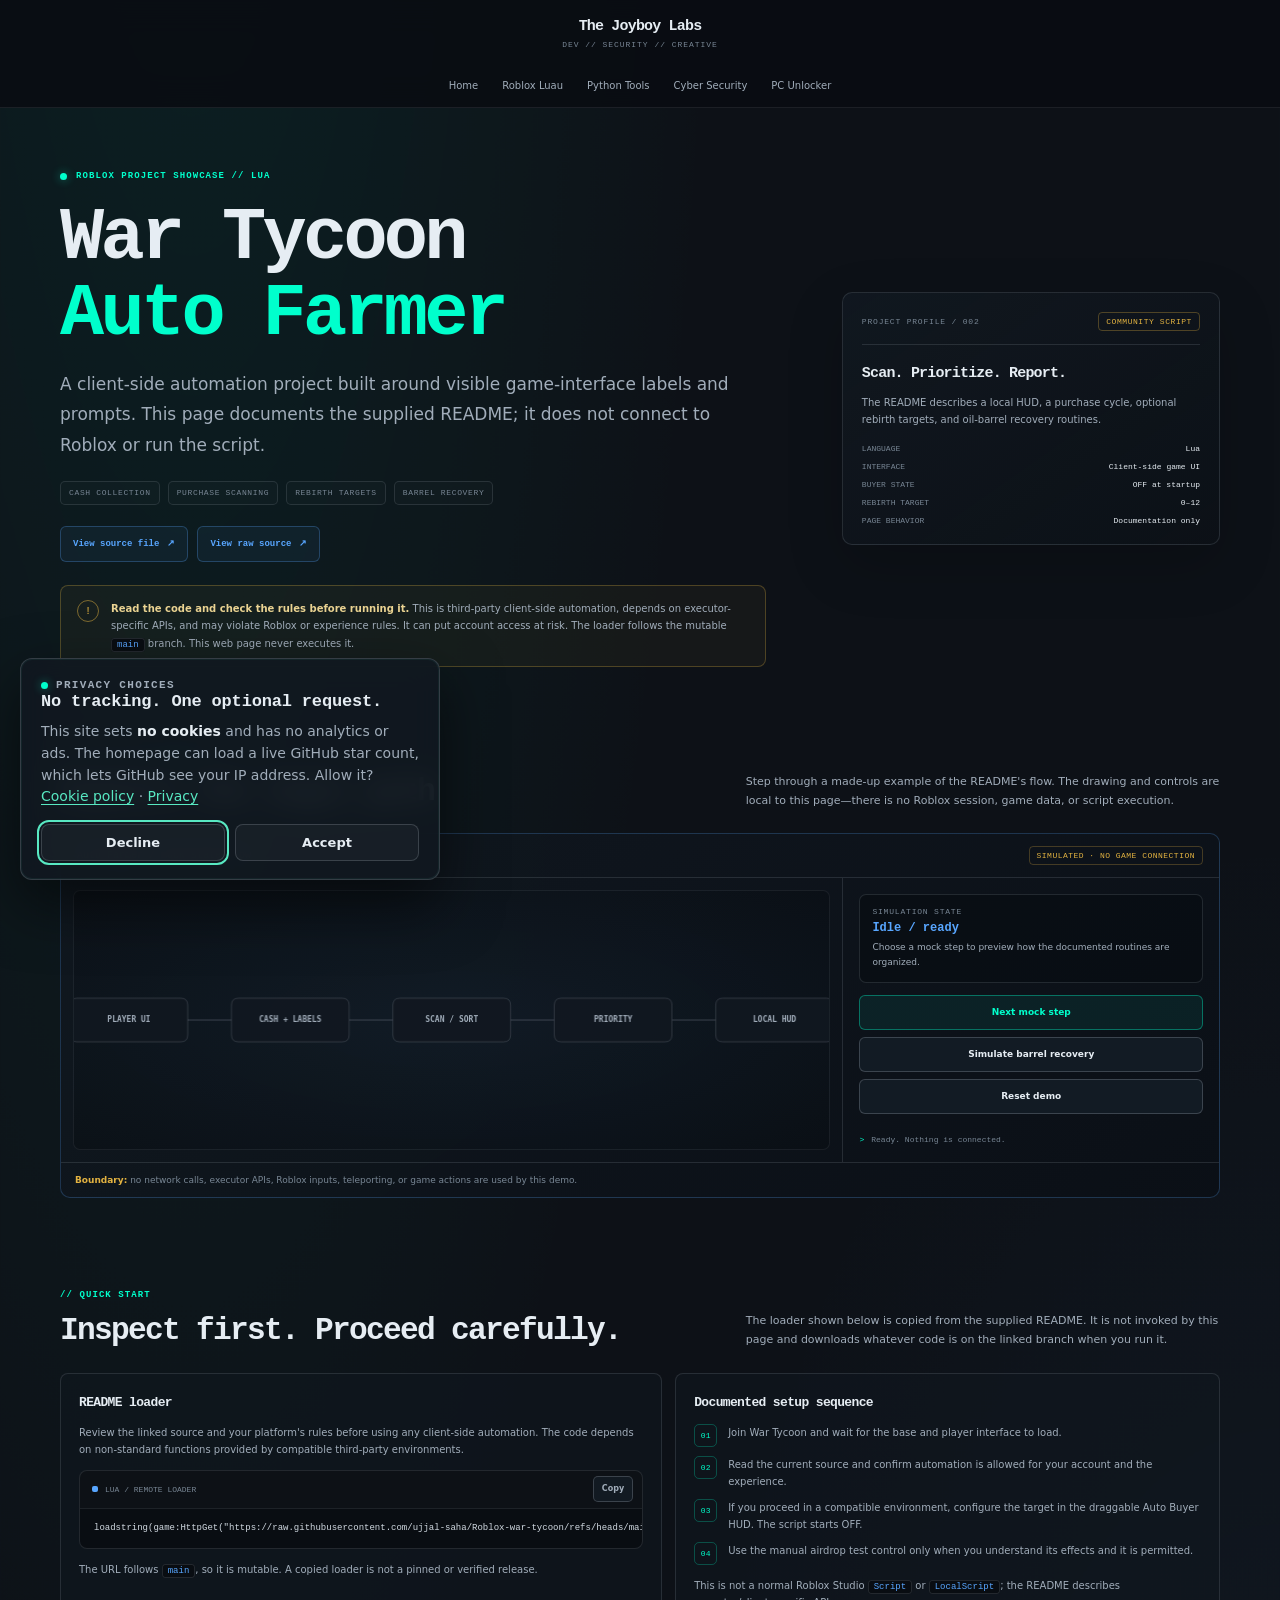
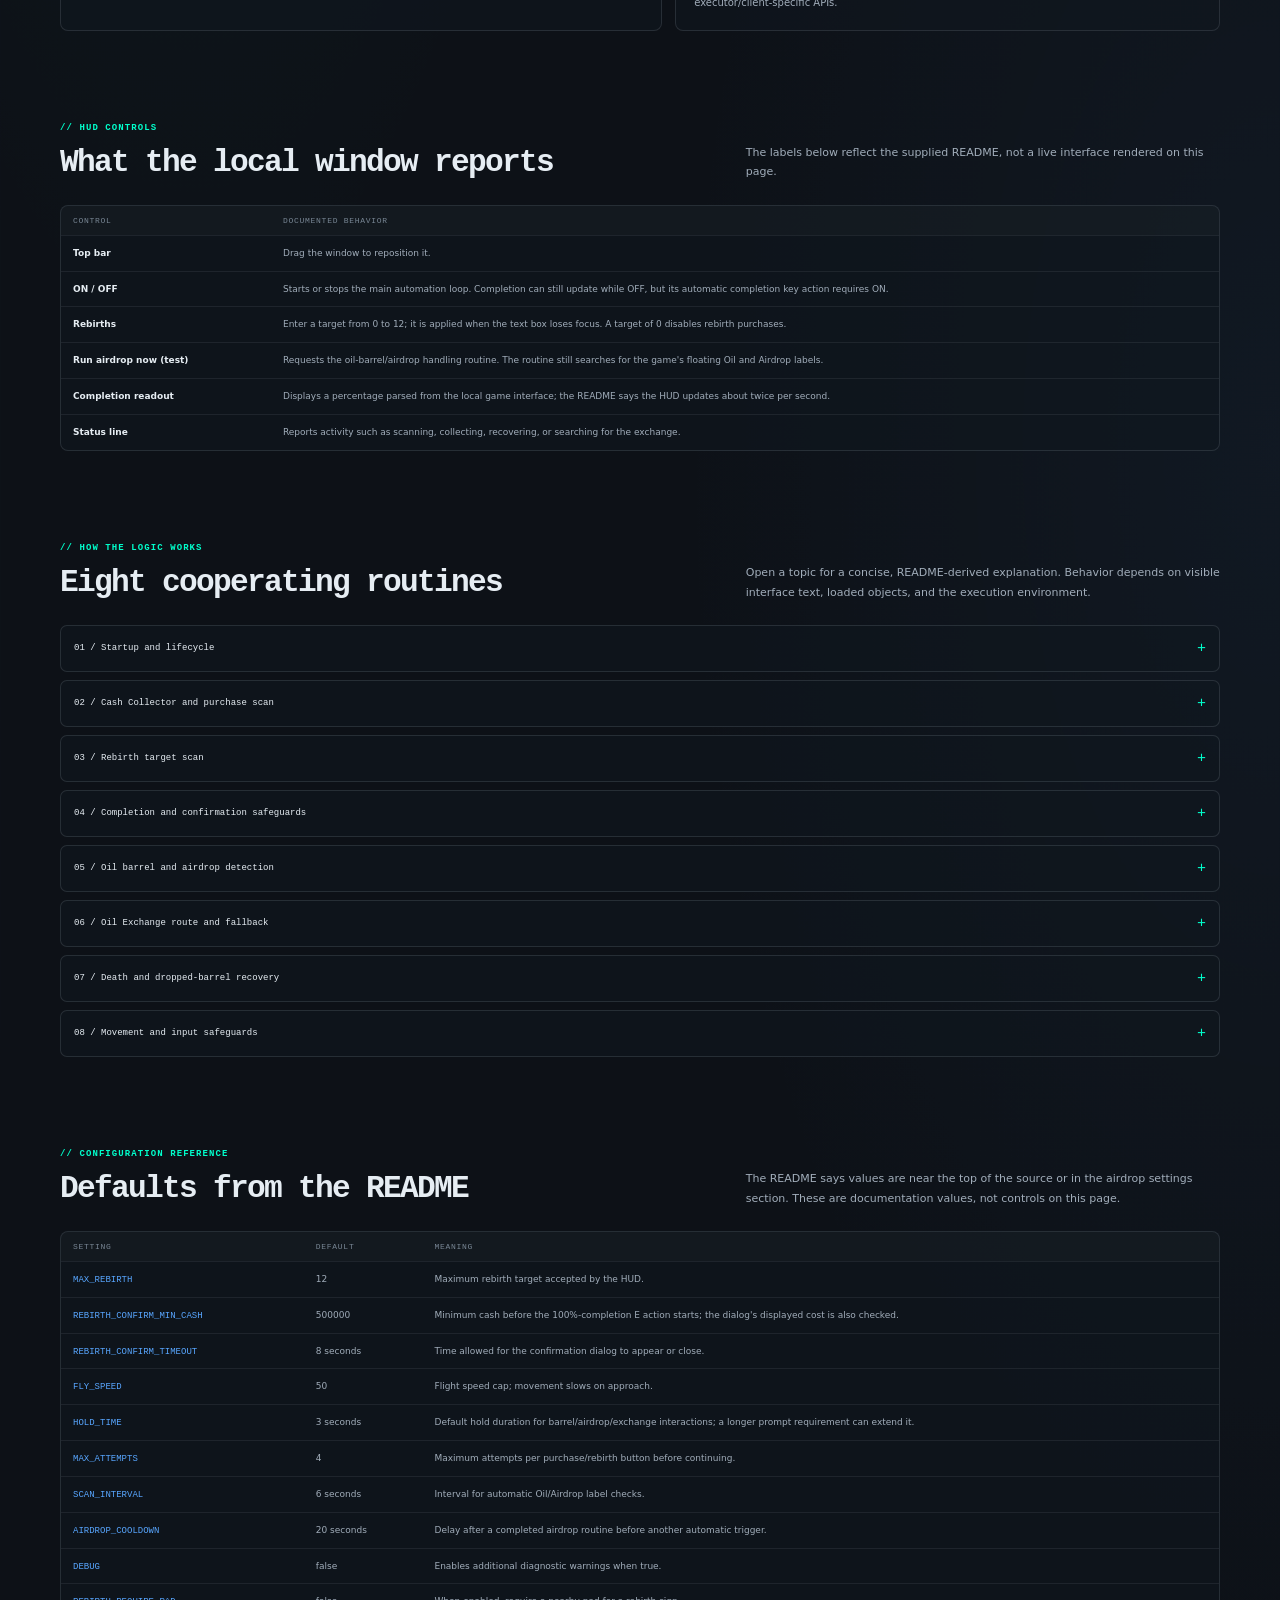
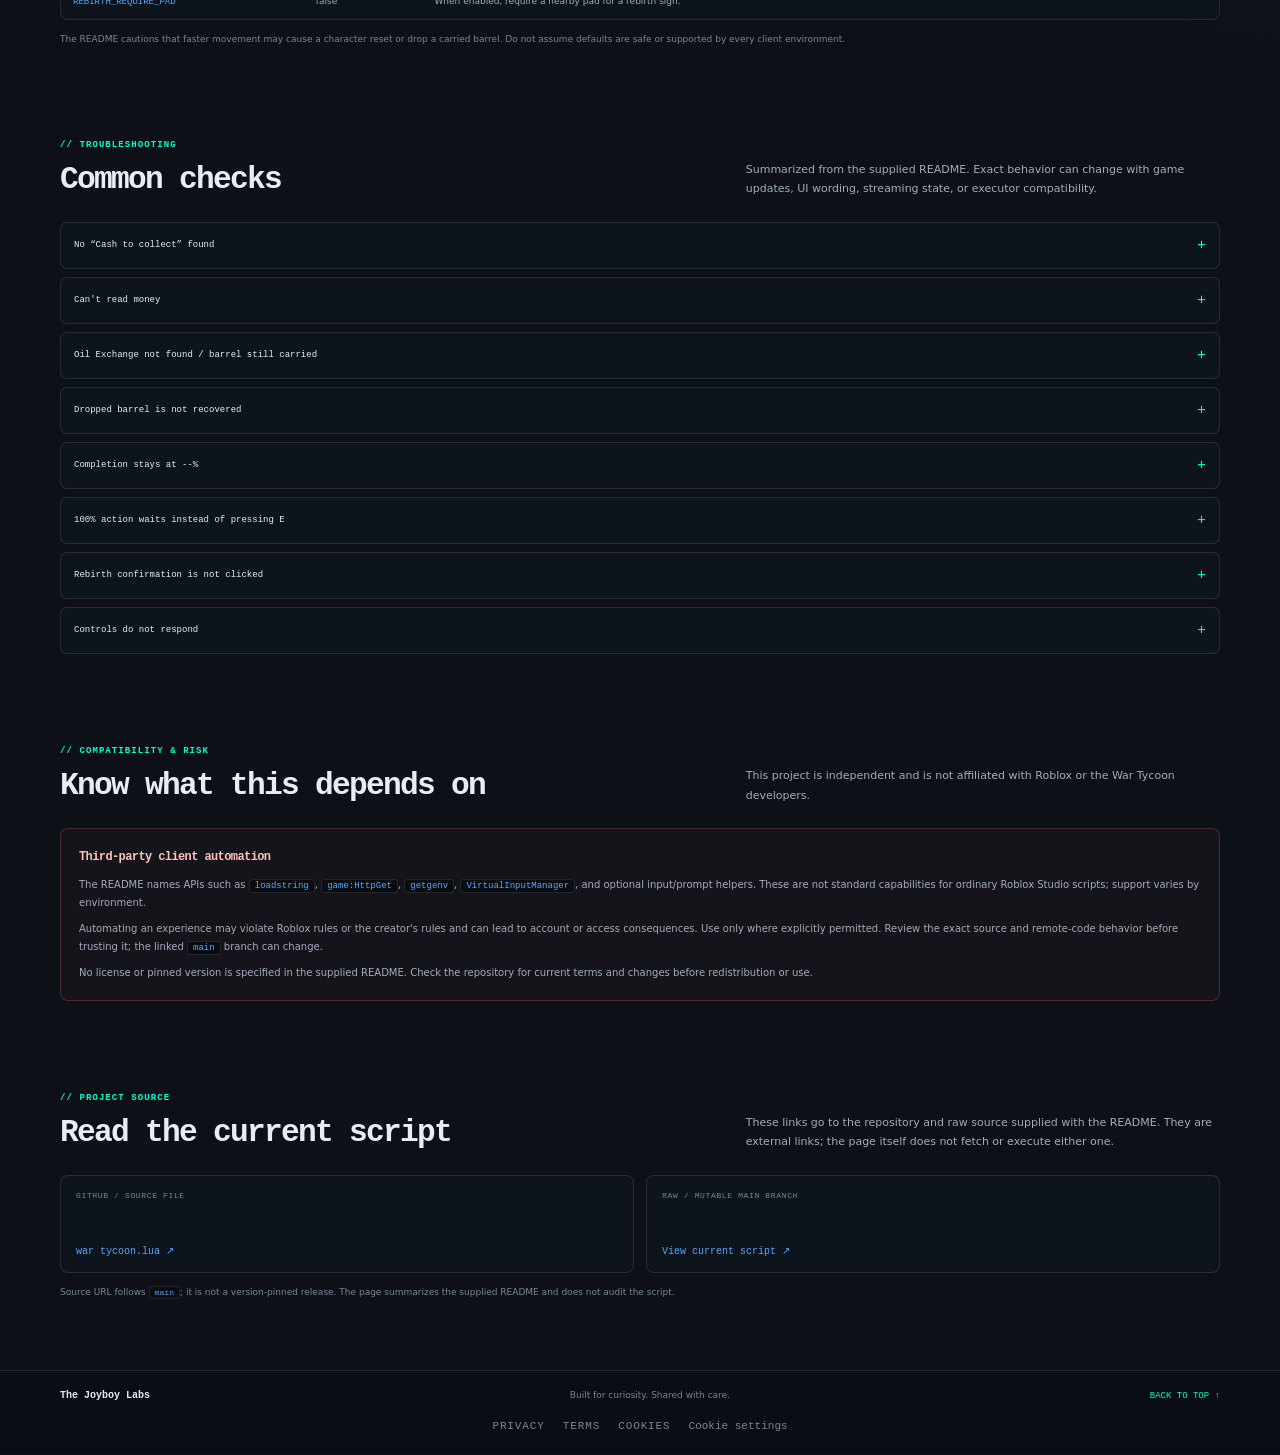
<file: war-tycoon.html>
<!doctype html>
<html lang="en">
<head>
  <meta charset="utf-8">
  <meta name="viewport" content="width=device-width, initial-scale=1">
  <meta name="theme-color" content="#0d1117">
  <meta name="description" content="A documentation and safety-first showcase for War Tycoon Auto Farmer, a client-side Roblox Lua automation project.">
  <title>War Tycoon Auto Farmer — The Joyboy Labs</title>
  <style>
    :root {
      color-scheme: dark;
      --bg: #0d1117;
      --bg-deep: #090d12;
      --panel: #111820;
      --text: #e6edf3;
      --muted: #a1adba;
      --subtle: #788694;
      --line: rgba(139,148,158,.2);
      --line-strong: rgba(139,148,158,.34);
      --cyan: #00ffcc;
      --blue: #58a6ff;
      --amber: #e3b341;
      --red: #ff7b72;
      --violet: #c3a1ff;
      --sans: Inter, ui-sans-serif, system-ui, -apple-system, BlinkMacSystemFont, "Segoe UI", sans-serif;
      --mono: "SFMono-Regular", Consolas, "Liberation Mono", monospace;
      --max: 1160px;
    }
    *, *::before, *::after { box-sizing: border-box; }
    html { scroll-behavior: smooth; scroll-padding-top: 118px; background: var(--bg); }
    body { min-width: 320px; margin: 0; color: var(--text); background: radial-gradient(ellipse at 15% -14%, rgba(0,255,204,.075), transparent 34rem), radial-gradient(ellipse at 100% 44%, rgba(88,166,255,.05), transparent 38rem), var(--bg); font: 15px/1.7 var(--sans); -webkit-font-smoothing: antialiased; text-rendering: optimizeLegibility; }
    a { color: inherit; text-decoration: none; }
    button { font: inherit; }
    :focus-visible { outline: 2px solid var(--cyan); outline-offset: 4px; }
    ::selection { color: #07120f; background: var(--cyan); }
    .wrap { width: min(var(--max), calc(100% - 44px)); margin-inline: auto; }
    .skip-link { position: fixed; z-index: 100; top: 10px; left: 12px; padding: 9px 13px; transform: translateY(-150%); border-radius: 7px; color: #06120f; background: var(--cyan); font-weight: 700; }
    .skip-link:focus { transform: translateY(0); }
    .site-header { position: sticky; z-index: 20; top: 0; border-bottom: 1px solid rgba(139,148,158,.14); background: rgba(9,13,18,.9); backdrop-filter: blur(16px); -webkit-backdrop-filter: blur(16px); }
    .header-inner { display: grid; width: min(var(--max), calc(100% - 44px)); grid-template-rows: 58px 44px; justify-items: center; margin-inline: auto; padding-top: 5px; }
    .brand { display: grid; grid-row: 1; justify-items: center; align-content: center; line-height: 1.15; }
    .brand-name { color: var(--text); font: 700 15px/1.2 var(--mono); letter-spacing: -.055em; animation: reveal 700ms ease-out both; }
    .brand-tag { margin-top: 4px; color: var(--subtle); font: 8px/1.2 var(--mono); letter-spacing: .12em; }
    @keyframes reveal { from { opacity: 0; transform: translateY(5px); } to { opacity: 1; transform: translateY(0); } }
    .primary-nav { display: flex; grid-row: 2; align-items: center; justify-self: center; gap: 4px; }
    .primary-nav a { position: relative; padding: 8px 10px; border-radius: 6px; color: var(--muted); font-size: 10px; transition: color 150ms ease, background 150ms ease; }
    .primary-nav a:hover, .primary-nav a[aria-current="page"] { color: var(--text); background: rgba(255,255,255,.045); }
    .primary-nav a[aria-current="page"]::after { position: absolute; right: 11px; bottom: 3px; left: 11px; height: 1px; background: var(--cyan); content: ""; }
    main { min-height: 70vh; }
    .hero { display: grid; grid-template-columns: minmax(0,1.4fr) minmax(260px,.75fr); align-items: center; gap: clamp(28px,6vw,76px); padding-block: 62px 44px; }
    .eyebrow, .section-label { margin: 0; color: var(--cyan); font: 600 9px/1.5 var(--mono); letter-spacing: .12em; }
    .eyebrow { display: flex; align-items: center; gap: 9px; }
    .status-dot { width: 7px; height: 7px; flex: 0 0 7px; border-radius: 50%; background: var(--cyan); box-shadow: 0 0 10px rgba(0,255,204,.45); }
    h1, h2, h3, h4 { font-family: var(--mono); font-weight: 560; letter-spacing: -.05em; }
    h1 { margin: 17px 0 15px; font-size: clamp(2.45rem,6.1vw,4.6rem); line-height: 1.04; }
    h2 { letter-spacing: -.055em; }
    .accent { color: var(--cyan); }
    .hero-lead { max-width: 690px; margin: 0; color: var(--muted); font-size: clamp(14px,1.6vw,17px); line-height: 1.8; }
    .badge-row { display: flex; flex-wrap: wrap; gap: 8px; margin-top: 21px; }
    .badge { padding: 5px 8px; border: 1px solid var(--line); border-radius: 5px; color: var(--subtle); background: rgba(255,255,255,.015); font: 8px/1.4 var(--mono); letter-spacing: .08em; }
    .source-actions { display: flex; flex-wrap: wrap; gap: 9px; margin-top: 21px; }
    .source-button { display: inline-flex; min-height: 36px; align-items: center; justify-content: center; gap: 8px; padding: 0 12px; border: 1px solid rgba(88,166,255,.28); border-radius: 6px; color: var(--blue); background: rgba(88,166,255,.06); font: 600 9px var(--mono); transition: border-color 140ms ease, background 140ms ease; }
    .source-button:hover { border-color: var(--blue); background: rgba(88,166,255,.12); }
    .hero-card { padding: 19px; border: 1px solid var(--line); border-radius: 10px; background: linear-gradient(145deg,rgba(17,24,32,.95),rgba(12,17,23,.84)); box-shadow: 0 20px 55px rgba(0,0,0,.18); }
    .hero-card-head { display: flex; align-items: center; justify-content: space-between; gap: 12px; padding-bottom: 13px; border-bottom: 1px solid var(--line); }
    .hero-card-head span:first-child { color: var(--subtle); font: 8px var(--mono); letter-spacing: .1em; }
    .status-pill { padding: 4px 7px; border: 1px solid rgba(227,179,65,.3); border-radius: 4px; color: var(--amber); font: 8px var(--mono); letter-spacing: .07em; }
    .hero-card h2 { margin: 16px 0 7px; font-size: 15px; }
    .hero-card p { margin: 0; color: var(--muted); font-size: 10px; line-height: 1.7; }
    .hero-specs { display: grid; gap: 9px; margin: 16px 0 0; padding: 0; list-style: none; }
    .hero-specs li { display: flex; justify-content: space-between; gap: 12px; color: var(--subtle); font: 8px var(--mono); }
    .hero-specs strong { color: var(--text); font-weight: 500; text-align: right; }
    .warning { display: grid; grid-template-columns: 23px 1fr; gap: 11px; margin-top: 23px; padding: 14px 16px; border: 1px solid rgba(227,179,65,.28); border-radius: 8px; background: rgba(227,179,65,.045); }
    .warning-mark { display: grid; width: 22px; height: 22px; place-items: center; border: 1px solid rgba(227,179,65,.5); border-radius: 50%; color: var(--amber); font: 11px var(--mono); }
    .warning p { margin: 0; color: var(--muted); font-size: 10px; line-height: 1.75; }
    .warning strong { color: #ead392; }
    .section { padding-block: 39px 52px; }
    .section-head { display: grid; grid-template-columns: minmax(0,1fr) minmax(220px,.72fr); align-items: end; gap: 27px; margin-bottom: 21px; }
    .section-head h2 { margin: 8px 0 0; font-size: clamp(1.4rem,2.8vw,1.95rem); line-height: 1.3; }
    .section-intro { max-width: 490px; margin: 0 0 2px; color: var(--muted); font-size: 11px; line-height: 1.75; }
    .panel { border: 1px solid var(--line); border-radius: 9px; background: rgba(16,23,30,.72); }
    .demo-shell { overflow: hidden; border: 1px solid rgba(88,166,255,.24); border-radius: 10px; background: linear-gradient(145deg,rgba(17,24,32,.95),rgba(11,16,22,.96)); }
    .demo-top { display: flex; align-items: center; justify-content: space-between; gap: 13px; padding: 12px 16px; border-bottom: 1px solid var(--line); }
    .demo-title { color: var(--text); font: 10px var(--mono); }
    .mock-pill { padding: 4px 7px; border: 1px solid rgba(227,179,65,.26); border-radius: 4px; color: var(--amber); font: 8px var(--mono); letter-spacing: .06em; }
    .demo-grid { display: grid; grid-template-columns: minmax(0,1.5fr) minmax(240px,.72fr); }
    .canvas-frame { min-width: 0; padding: 12px; border-right: 1px solid var(--line); }
    #flowCanvas { display: block; width: 100%; height: 260px; border: 1px solid rgba(139,148,158,.12); border-radius: 7px; background: radial-gradient(ellipse at 50% 50%,rgba(22,36,50,.45),rgba(8,13,18,.5)); }
    .demo-controls { display: flex; flex-direction: column; gap: 12px; padding: 16px; }
    .state-box { padding: 12px; border: 1px solid var(--line); border-radius: 7px; background: rgba(8,13,18,.6); }
    .state-label { display: block; color: var(--subtle); font: 8px var(--mono); letter-spacing: .1em; }
    .state-title { display: block; margin-top: 5px; color: var(--blue); font: 600 12px var(--mono); }
    .state-description { margin: 5px 0 0; color: var(--muted); font-size: 9px; line-height: 1.65; }
    .control-buttons { display: grid; gap: 7px; }
    .demo-button { display: inline-flex; min-height: 35px; align-items: center; justify-content: center; padding: 0 10px; border: 1px solid var(--line-strong); border-radius: 6px; color: var(--text); background: #121b24; font-size: 9px; font-weight: 650; cursor: pointer; transition: border-color 140ms ease, color 140ms ease, background 140ms ease; }
    .demo-button:hover { border-color: var(--cyan); color: var(--cyan); background: rgba(0,255,204,.05); }
    .demo-button.primary { border-color: rgba(0,255,204,.36); color: var(--cyan); background: rgba(0,255,204,.07); }
    .demo-button.primary:hover { background: rgba(0,255,204,.13); }
    .event-log { display: grid; gap: 5px; max-height: 89px; overflow: auto; margin: auto 0 0; padding: 0; list-style: none; }
    .event-log li { color: var(--subtle); font: 8px/1.5 var(--mono); }
    .event-log li::before { margin-right: 7px; color: var(--cyan); content: ">"; }
    .demo-foot { padding: 10px 14px; border-top: 1px solid var(--line); color: var(--subtle); font-size: 9px; line-height: 1.6; }
    .demo-foot strong { color: var(--amber); }
    .two-col { display: grid; grid-template-columns: minmax(0,1.05fr) minmax(0,.95fr); gap: 13px; }
    .content-card { padding: 18px; border: 1px solid var(--line); border-radius: 8px; background: rgba(17,24,32,.62); }
    .content-card h3 { margin: 0 0 10px; font-size: 13px; }
    .content-card p { margin: 0 0 11px; color: var(--muted); font-size: 10px; line-height: 1.75; }
    .content-card p:last-child { margin-bottom: 0; }
    .steps { display: grid; gap: 9px; margin: 0; padding: 0; list-style: none; counter-reset: quick; }
    .steps li { display: grid; grid-template-columns: 25px 1fr; gap: 9px; color: var(--muted); font-size: 10px; line-height: 1.7; counter-increment: quick; }
    .steps li::before { display: grid; width: 23px; height: 23px; place-items: center; border: 1px solid rgba(0,255,204,.25); border-radius: 5px; color: var(--cyan); content: counter(quick,decimal-leading-zero); font: 8px var(--mono); }
    .steps strong { color: var(--text); }
    .code-card { overflow: hidden; border: 1px solid var(--line); border-radius: 8px; background: var(--bg-deep); }
    .code-toolbar { display: flex; min-height: 38px; align-items: center; justify-content: space-between; gap: 10px; padding: 5px 9px 5px 12px; border-bottom: 1px solid rgba(139,148,158,.13); background: rgba(255,255,255,.015); }
    .code-file { display: inline-flex; align-items: center; gap: 7px; color: var(--subtle); font: 8px var(--mono); }
    .file-dot { width: 6px; height: 6px; border-radius: 2px; background: var(--blue); }
    .copy-button { display: inline-flex; min-height: 26px; align-items: center; gap: 5px; padding: 0 8px; border: 1px solid var(--line-strong); border-radius: 5px; color: var(--muted); background: #121a22; font-size: 8px; font-weight: 600; cursor: pointer; }
    .copy-button:hover { border-color: var(--cyan); color: var(--cyan); }
    .copy-button.is-copied { border-color: rgba(0,255,204,.4); color: var(--cyan); }
    .copy-button.is-error { border-color: rgba(255,123,114,.4); color: var(--red); }
    pre { max-width: 100%; overflow: auto; margin: 0; scrollbar-color: #35424e #090d12; scrollbar-width: thin; }
    pre code { display: block; min-width: max-content; padding: 12px 14px; color: #d2dae2; font: 9px/1.7 var(--mono); white-space: pre; }
    .inline-code { padding: 1px 5px; border: 1px solid var(--line); border-radius: 3px; color: var(--blue); background: var(--bg-deep); font: .9em var(--mono); }
    .tok-call { color: #d2a8ff; }
    .tok-str { color: #a5d6ff; }
    .tok-comment { color: #778694; font-style: italic; }
    .table-wrap { overflow: auto; border: 1px solid var(--line); border-radius: 8px; background: rgba(17,24,32,.52); }
    table { width: 100%; border-collapse: collapse; text-align: left; }
    th, td { padding: 10px 12px; border-bottom: 1px solid rgba(139,148,158,.13); vertical-align: top; }
    th { color: var(--subtle); background: rgba(255,255,255,.02); font: 8px var(--mono); letter-spacing: .09em; text-transform: uppercase; }
    td { color: var(--muted); font-size: 9px; line-height: 1.65; }
    tr:last-child td { border-bottom: 0; }
    td strong { color: var(--text); font-weight: 620; }
    td code { color: var(--blue); font: 9px var(--mono); white-space: nowrap; }
    .logic-grid { display: grid; gap: 8px; }
    .logic-grid details, .troubleshooting details { overflow: hidden; border: 1px solid var(--line); border-radius: 7px; background: rgba(17,24,32,.52); }
    summary { display: flex; min-height: 45px; align-items: center; justify-content: space-between; gap: 13px; padding: 10px 13px; color: var(--text); cursor: pointer; list-style: none; font: 9px var(--mono); }
    summary::-webkit-details-marker { display: none; }
    summary::after { color: var(--cyan); content: "+"; font: 15px var(--mono); }
    details[open] summary::after { content: "−"; }
    .detail-body { padding: 0 13px 13px; border-top: 1px solid rgba(139,148,158,.12); }
    .detail-body p, .detail-body li { color: var(--muted); font-size: 9px; line-height: 1.75; }
    .detail-body p { margin: 10px 0 0; }
    .detail-body ul, .detail-body ol { display: grid; gap: 5px; margin: 9px 0 0; padding-left: 18px; }
    .detail-body strong { color: var(--text); font-weight: 620; }
    .detail-body code { color: var(--blue); font: .92em var(--mono); }
    .troubleshooting { display: grid; gap: 8px; }
    .risk-card { border: 1px solid rgba(255,123,114,.23); border-radius: 8px; background: rgba(255,123,114,.035); }
    .risk-card h3 { margin: 0 0 9px; color: #ffc1bb; font-size: 12px; }
    .risk-card p { margin: 0 0 9px; color: var(--muted); font-size: 10px; line-height: 1.75; }
    .risk-card p:last-child { margin-bottom: 0; }
    .source-grid { display: grid; grid-template-columns: repeat(2,minmax(0,1fr)); gap: 12px; }
    .source-card { display: flex; min-height: 98px; flex-direction: column; justify-content: space-between; gap: 12px; padding: 15px; border: 1px solid var(--line); border-radius: 8px; background: rgba(17,24,32,.55); transition: border-color 140ms ease, transform 140ms ease; }
    .source-card:hover { transform: translateY(-2px); border-color: rgba(88,166,255,.5); }
    .source-card span:first-child { color: var(--subtle); font: 8px var(--mono); letter-spacing: .08em; }
    .source-card strong { color: var(--blue); font: 10px var(--mono); overflow-wrap: anywhere; }
    .source-note { margin: 12px 0 0; color: var(--subtle); font-size: 9px; line-height: 1.7; }
    .site-footer { margin-top: 18px; border-top: 1px solid var(--line); background: rgba(8,12,17,.56); }
    .footer-inner { display: flex; flex-wrap: wrap; align-items: center; justify-content: space-between; gap: 10px 18px; padding-block: 17px; }
    .footer-brand { color: var(--text); font: 600 10px var(--mono); }
    .footer-inner p, .footer-inner span { margin: 0; color: var(--subtle); font-size: 9px; }
    .back-top { color: var(--cyan) !important; font: 9px var(--mono) !important; }
    @media (max-width: 900px) {
      .hero { grid-template-columns: 1fr; gap: 23px; padding-top: 45px; }
      .hero-card { max-width: 650px; }
      .demo-grid { grid-template-columns: 1fr; }
      .canvas-frame { border-right: 0; border-bottom: 1px solid var(--line); }
      .demo-controls { display: grid; grid-template-columns: minmax(0,.8fr) minmax(210px,1fr); align-items: start; }
      .control-buttons { grid-column: 2; grid-row: 1 / span 2; }
      .event-log { grid-column: 1; grid-row: 2; margin-top: -3px; }
    }
    @media (max-width: 650px) {
      .wrap, .header-inner { width: min(100% - 32px,var(--max)); }
      .header-inner { min-height: 68px; grid-template-rows: auto auto; gap: 7px; padding-block: 8px 9px; }
      .brand-tag { display: none; }
      .primary-nav { width: 100%; flex-wrap: wrap; justify-content: center; gap: 1px; }
      .primary-nav a { padding: 7px 7px; font-size: 8px; }
      .hero { padding-block: 38px 27px; }
      .section { padding-block: 31px 40px; }
      .section-head { grid-template-columns: 1fr; gap: 8px; }
      .two-col, .source-grid { grid-template-columns: 1fr; }
      #flowCanvas { height: 350px; }
      .demo-controls { display: flex; }
      .event-log { margin-top: 0; }
      .demo-top { align-items: flex-start; flex-direction: column; }
      .table-wrap { margin-inline: -1px; }
      th, td { padding: 9px 10px; }
      .footer-inner { align-items: flex-start; flex-direction: column; }
    }
    @media (prefers-reduced-motion: reduce) {
      html { scroll-behavior: auto; }
      *, *::before, *::after { animation-duration: .01ms !important; animation-iteration-count: 1 !important; scroll-behavior: auto !important; transition-duration: .01ms !important; }
    }
  </style>
  <link rel="stylesheet" href="css/consent.css">
</head>
<body>
  <a class="skip-link" href="#main">Skip to content</a>
  <header class="site-header">
    <div class="header-inner">
      <a class="brand" href="index.html" aria-label="The Joyboy Labs home"><span class="brand-name">The Joyboy Labs</span><span class="brand-tag">DEV // SECURITY // CREATIVE</span></a>
      <nav class="primary-nav" aria-label="Primary navigation">
        <a href="index.html">Home</a>
        <a href="roblox.html">Roblox Luau</a>
        <a href="python.html">Python Tools</a>
        <a href="cyber.html">Cyber Security</a>
        <a href="pc-unlocker.html">PC Unlocker</a>
      </nav>
    </div>
  </header>

  <main id="main">
    <section class="hero wrap" aria-labelledby="page-title">
      <div>
        <p class="eyebrow"><span class="status-dot"></span> ROBLOX PROJECT SHOWCASE // LUA</p>
        <h1 id="page-title">War Tycoon<br><span class="accent">Auto Farmer</span></h1>
        <p class="hero-lead">A client-side automation project built around visible game-interface labels and prompts. This page documents the supplied README; it does not connect to Roblox or run the script.</p>
        <div class="badge-row" aria-label="Project features">
          <span class="badge">CASH COLLECTION</span><span class="badge">PURCHASE SCANNING</span><span class="badge">REBIRTH TARGETS</span><span class="badge">BARREL RECOVERY</span>
        </div>
        <div class="source-actions">
          <a class="source-button" href="https://github.com/ujjal-saha/Roblox-war-tycoon/blob/main/war%20tycoon.lua" target="_blank" rel="noopener noreferrer">View source file <span aria-hidden="true">↗</span></a>
          <a class="source-button" href="https://raw.githubusercontent.com/ujjal-saha/Roblox-war-tycoon/refs/heads/main/war%20tycoon.lua" target="_blank" rel="noopener noreferrer">View raw source <span aria-hidden="true">↗</span></a>
        </div>
        <div class="warning" role="note">
          <span class="warning-mark" aria-hidden="true">!</span>
          <p><strong>Read the code and check the rules before running it.</strong> This is third-party client-side automation, depends on executor-specific APIs, and may violate Roblox or experience rules. It can put account access at risk. The loader follows the mutable <code class="inline-code">main</code> branch. This web page never executes it.</p>
        </div>
      </div>
      <aside class="hero-card" aria-label="Project summary">
        <div class="hero-card-head"><span>PROJECT PROFILE / 002</span><span class="status-pill">COMMUNITY SCRIPT</span></div>
        <h2>Scan. Prioritize. Report.</h2>
        <p>The README describes a local HUD, a purchase cycle, optional rebirth targets, and oil-barrel recovery routines.</p>
        <ul class="hero-specs">
          <li><span>LANGUAGE</span><strong>Lua</strong></li>
          <li><span>INTERFACE</span><strong>Client-side game UI</strong></li>
          <li><span>BUYER STATE</span><strong>OFF at startup</strong></li>
          <li><span>REBIRTH TARGET</span><strong>0–12</strong></li>
          <li><span>PAGE BEHAVIOR</span><strong>Documentation only</strong></li>
        </ul>
      </aside>
    </section>

    <section class="section wrap" aria-labelledby="demo-title">
      <div class="section-head">
        <div><p class="section-label">// LOCAL FLOW SIMULATOR</p><h2 id="demo-title">Explore the logic path</h2></div>
        <p class="section-intro">Step through a made-up example of the README's flow. The drawing and controls are local to this page—there is no Roblox session, game data, or script execution.</p>
      </div>
      <div class="demo-shell">
        <div class="demo-top"><span class="demo-title">Auto Farmer / mock state flow</span><span class="mock-pill">SIMULATED · NO GAME CONNECTION</span></div>
        <div class="demo-grid">
          <div class="canvas-frame"><canvas id="flowCanvas" role="img" aria-label="Local simulation diagram: player interface, cash and labels, purchase scan, priority routines, and HUD status"></canvas></div>
          <div class="demo-controls">
            <div class="state-box" aria-live="polite"><span class="state-label">SIMULATION STATE</span><strong class="state-title" id="stateTitle">Idle / ready</strong><p class="state-description" id="stateDescription">Choose a mock step to preview how the documented routines are organized.</p></div>
            <div class="control-buttons"><button class="demo-button primary" id="nextStep" type="button">Next mock step</button><button class="demo-button" id="barrelStep" type="button">Simulate barrel recovery</button><button class="demo-button" id="resetDemo" type="button">Reset demo</button></div>
            <ul class="event-log" id="eventLog" aria-label="Simulation event log" aria-live="polite"><li>Ready. Nothing is connected.</li></ul>
          </div>
        </div>
        <div class="demo-foot"><strong>Boundary:</strong> no network calls, executor APIs, Roblox inputs, teleporting, or game actions are used by this demo.</div>
      </div>
    </section>

    <section class="section wrap" id="quick-start" aria-labelledby="quick-title">
      <div class="section-head"><div><p class="section-label">// QUICK START</p><h2 id="quick-title">Inspect first. Proceed carefully.</h2></div><p class="section-intro">The loader shown below is copied from the supplied README. It is not invoked by this page and downloads whatever code is on the linked branch when you run it.</p></div>
      <div class="two-col">
        <article class="content-card">
          <h3>README loader</h3>
          <p>Review the linked source and your platform's rules before using any client-side automation. The code depends on non-standard functions provided by compatible third-party environments.</p>
          <div class="code-card"><div class="code-toolbar"><span class="code-file"><i class="file-dot"></i> LUA / REMOTE LOADER</span><button class="copy-button" type="button" aria-label="Copy Lua loader"><span class="copy-label">Copy</span></button></div><pre><code>loadstring(game:HttpGet("https://raw.githubusercontent.com/ujjal-saha/Roblox-war-tycoon/refs/heads/main/war%20tycoon.lua"))()</code></pre></div>
          <p style="margin-top:12px">The URL follows <code class="inline-code">main</code>, so it is mutable. A copied loader is not a pinned or verified release.</p>
        </article>
        <article class="content-card">
          <h3>Documented setup sequence</h3>
          <ol class="steps">
            <li>Join War Tycoon and wait for the base and player interface to load.</li>
            <li>Read the current source and confirm automation is allowed for your account and the experience.</li>
            <li>If you proceed in a compatible environment, configure the target in the draggable Auto Buyer HUD. The script starts OFF.</li>
            <li>Use the manual airdrop test control only when you understand its effects and it is permitted.</li>
          </ol>
          <p style="margin-top:12px">This is not a normal Roblox Studio <code class="inline-code">Script</code> or <code class="inline-code">LocalScript</code>; the README describes executor/client-specific APIs.</p>
        </article>
      </div>
    </section>

    <section class="section wrap" aria-labelledby="hud-title">
      <div class="section-head"><div><p class="section-label">// HUD CONTROLS</p><h2 id="hud-title">What the local window reports</h2></div><p class="section-intro">The labels below reflect the supplied README, not a live interface rendered on this page.</p></div>
      <div class="table-wrap"><table><thead><tr><th>Control</th><th>Documented behavior</th></tr></thead><tbody>
        <tr><td><strong>Top bar</strong></td><td>Drag the window to reposition it.</td></tr>
        <tr><td><strong>ON / OFF</strong></td><td>Starts or stops the main automation loop. Completion can still update while OFF, but its automatic completion key action requires ON.</td></tr>
        <tr><td><strong>Rebirths</strong></td><td>Enter a target from 0 to 12; it is applied when the text box loses focus. A target of 0 disables rebirth purchases.</td></tr>
        <tr><td><strong>Run airdrop now (test)</strong></td><td>Requests the oil-barrel/airdrop handling routine. The routine still searches for the game's floating Oil and Airdrop labels.</td></tr>
        <tr><td><strong>Completion readout</strong></td><td>Displays a percentage parsed from the local game interface; the README says the HUD updates about twice per second.</td></tr>
        <tr><td><strong>Status line</strong></td><td>Reports activity such as scanning, collecting, recovering, or searching for the exchange.</td></tr>
      </tbody></table></div>
    </section>

    <section class="section wrap" aria-labelledby="logic-title">
      <div class="section-head"><div><p class="section-label">// HOW THE LOGIC WORKS</p><h2 id="logic-title">Eight cooperating routines</h2></div><p class="section-intro">Open a topic for a concise, README-derived explanation. Behavior depends on visible interface text, loaded objects, and the execution environment.</p></div>
      <div class="logic-grid">
        <details><summary>01 / Startup and lifecycle</summary><div class="detail-body"><p>The script obtains the local player and <code>PlayerGui</code>, builds a draggable <code>ScreenGui</code>, removes a previous HUD, disconnects stored connections, and increments a shared run ID. Background loops check that ID so an older run can stop when replaced. The buyer starts OFF.</p></div></details>
        <details><summary>02 / Cash Collector and purchase scan</summary><div class="detail-body"><p>The scanner looks through visible <code>BillboardGui</code> and <code>SurfaceGui</code> text in loaded workspace and player UI, resolves an adornee/parent to a part, and checks ownership clues. It keeps a still-valid selected collector or chooses a nearby candidate; its position is remembered as <code>lastCollectorPos</code>.</p><p>Cash is read from likely <code>leaderstats</code> values (cash, money, coins) or visible dollar-formatted HUD text. Price parsing supports plain values and <code>k</code>, <code>m</code>, <code>b</code>, and <code>t</code>. Excluded labels include exchange-related purchase text. Affordable buttons are sorted cheapest-first; after each visit, disappearance of the sign or a balance change is used as a success clue. Failed buys are retried up to the configured attempt count.</p></div></details>
        <details><summary>03 / Rebirth target scan</summary><div class="detail-body"><p>The scanner looks for short interface labels with a number followed by “Rebirth,” filters likely information signs and long instructions, and checks base ownership or proximity to the remembered collector. A nearby pad can optionally be required.</p><p>Targets are ordered from the smallest rebirth number. Off-screen targets may be remembered while the script requests streaming and scans again. Failed targets can be temporarily skipped; the accepted ceiling is 12, while 0 disables this automation.</p></div></details>
        <details><summary>04 / Completion and confirmation safeguards</summary><div class="detail-body"><p>A local <code>PlayerGui</code> reader looks for “Completion” and a percentage in one label, a shared UI container, or a nearby percentage label. At 100%, one action is armed for that cycle. It waits for Auto Buyer ON, idle delivery/airdrop/barrel routines, and readable cash of at least $500,000 (the amount shown in the supplied confirmation screenshot).</p><ol><li>Hold E for two seconds and release.</li><li>Find a visible Rebirth confirmation with a readable <code>Cost:</code>.</li><li>Re-check cash against the dialog cost; cancel when available and wait if funds are insufficient.</li><li>Click Confirm only after the amount is met; increment a positive target only after the dialog closes, capped at 12.</li></ol><p>If the dialog, cost, or close event cannot be identified, the target is not incremented. A target of 0 or an empty field stays disabled. The completion action rearms after progress drops below 100%.</p></div></details>
        <details><summary>05 / Oil barrel and airdrop detection</summary><div class="detail-body"><p>Floating <code>BillboardGui</code> text containing Oil or Airdrop plus a distance is used to identify targets. Distance suffixes such as k, m, and b are parsed; a cooldown helps avoid repeated triggers. The manual HUD test requests the same handling sequence.</p><p>After pickup, the associated barrel object is remembered because its floating label may change. A carried or tracked barrel becomes pending delivery and blocks unrelated travel until the delivery attempt is resolved.</p></div></details>
        <details><summary>06 / Oil Exchange route and fallback</summary><div class="detail-body"><p>With a barrel pending, the script first returns by flight to the remembered Cash Collector area to help stream the base back in. It then searches for exchange clues in labels, prompts, and part/model names.</p><p>The price-bearing “$100,000 PARTS $100,000 OIL EXCHANGE” sign is treated as a purchase pad, not the physical exchanger, and price-bearing purchase cues are filtered. If no usable exchanger is found, it searches for a floating “Resource Collection … studs” marker and ranks candidates by 3D distance from the remembered collector, not by the changing UI distance. If neither marker is usable, delivery may remain unresolved.</p></div></details>
        <details><summary>07 / Death and dropped-barrel recovery</summary><div class="detail-body"><p>A character-death watcher records a tracked/carried barrel and marks recovery pending. After respawn, it searches for the floating Oil distance label, preferring a target near the last known position. Recovery and exchange work take priority over rebirths and construction-button trips; pending state is cleared only after delivery has been attempted and the dropped label is no longer detected.</p></div></details>
        <details><summary>08 / Movement and input safeguards</summary><div class="detail-body"><p>Ordinary target travel uses the teleport helper only when there is no pending/carried barrel. During delivery, flight is restricted to the intended collector/exchange route. Flight speed defaults to 50 and slows near the destination.</p><p>The script intentionally does not move equipped Tool objects into the Backpack; it releases a stuck mouse input when enabled instead, avoiding the reported ACS weapon-reference failure associated with reparenting an equipped tool.</p></div></details>
      </div>
    </section>

    <section class="section wrap" aria-labelledby="config-title">
      <div class="section-head"><div><p class="section-label">// CONFIGURATION REFERENCE</p><h2 id="config-title">Defaults from the README</h2></div><p class="section-intro">The README says values are near the top of the source or in the airdrop settings section. These are documentation values, not controls on this page.</p></div>
      <div class="table-wrap"><table><thead><tr><th>Setting</th><th>Default</th><th>Meaning</th></tr></thead><tbody>
        <tr><td><code>MAX_REBIRTH</code></td><td>12</td><td>Maximum rebirth target accepted by the HUD.</td></tr>
        <tr><td><code>REBIRTH_CONFIRM_MIN_CASH</code></td><td>500000</td><td>Minimum cash before the 100%-completion E action starts; the dialog's displayed cost is also checked.</td></tr>
        <tr><td><code>REBIRTH_CONFIRM_TIMEOUT</code></td><td>8 seconds</td><td>Time allowed for the confirmation dialog to appear or close.</td></tr>
        <tr><td><code>FLY_SPEED</code></td><td>50</td><td>Flight speed cap; movement slows on approach.</td></tr>
        <tr><td><code>HOLD_TIME</code></td><td>3 seconds</td><td>Default hold duration for barrel/airdrop/exchange interactions; a longer prompt requirement can extend it.</td></tr>
        <tr><td><code>MAX_ATTEMPTS</code></td><td>4</td><td>Maximum attempts per purchase/rebirth button before continuing.</td></tr>
        <tr><td><code>SCAN_INTERVAL</code></td><td>6 seconds</td><td>Interval for automatic Oil/Airdrop label checks.</td></tr>
        <tr><td><code>AIRDROP_COOLDOWN</code></td><td>20 seconds</td><td>Delay after a completed airdrop routine before another automatic trigger.</td></tr>
        <tr><td><code>DEBUG</code></td><td>false</td><td>Enables additional diagnostic warnings when true.</td></tr>
        <tr><td><code>REBIRTH_REQUIRE_PAD</code></td><td>false</td><td>When enabled, require a nearby pad for a rebirth sign.</td></tr>
      </tbody></table></div>
      <p class="source-note">The README cautions that faster movement may cause a character reset or drop a carried barrel. Do not assume defaults are safe or supported by every client environment.</p>
    </section>

    <section class="section wrap" aria-labelledby="trouble-title">
      <div class="section-head"><div><p class="section-label">// TROUBLESHOOTING</p><h2 id="trouble-title">Common checks</h2></div><p class="section-intro">Summarized from the supplied README. Exact behavior can change with game updates, UI wording, streaming state, or executor compatibility.</p></div>
      <div class="troubleshooting">
        <details><summary>No “Cash to collect” found</summary><div class="detail-body"><p>Wait for the base and collector label to load. The scanner relies on visible UI text and ownership clues.</p></div></details>
        <details><summary>Can't read money</summary><div class="detail-body"><p>Confirm cash is exposed in a likely leaderstats value or visible as dollar-formatted HUD text; otherwise the scan may have no reliable balance.</p></div></details>
        <details><summary>Oil Exchange not found / barrel still carried</summary><div class="detail-body"><p>Check whether a usable exchanger or Resource Collection fallback marker is streamed in. The fallback may not be the correct deposit point; the README says delivery can remain unresolved if no valid interaction target is recognized.</p></div></details>
        <details><summary>Dropped barrel is not recovered</summary><div class="detail-body"><p>After respawn, the recovery scanner expects a floating Oil distance label. If it is absent, the target may not be found.</p></div></details>
        <details><summary>Completion stays at --%</summary><div class="detail-body"><p>The local PlayerGui reader expects recognizable completion text. A server-only value or differently worded interface may not be detected.</p></div></details>
        <details><summary>100% action waits instead of pressing E</summary><div class="detail-body"><p>According to the README, Auto Buyer must be ON, delivery/airdrop handling idle, and cash readable at or above $500,000 before the confirmation flow begins.</p></div></details>
        <details><summary>Rebirth confirmation is not clicked</summary><div class="detail-body"><p>The script expects a visible Rebirth dialog with a parseable Cost label and sufficient cash. If the dialog or button differs, it leaves the target unchanged.</p></div></details>
        <details><summary>Controls do not respond</summary><div class="detail-body"><p>Confirm that the buyer is ON for automated actions and that the environment supports the client APIs the script expects. These APIs are not standard Roblox Studio script features.</p></div></details>
      </div>
    </section>

    <section class="section wrap" aria-labelledby="compat-title">
      <div class="section-head"><div><p class="section-label">// COMPATIBILITY &amp; RISK</p><h2 id="compat-title">Know what this depends on</h2></div><p class="section-intro">This project is independent and is not affiliated with Roblox or the War Tycoon developers.</p></div>
      <article class="content-card risk-card">
        <h3>Third-party client automation</h3>
        <p>The README names APIs such as <code class="inline-code">loadstring</code>, <code class="inline-code">game:HttpGet</code>, <code class="inline-code">getgenv</code>, <code class="inline-code">VirtualInputManager</code>, and optional input/prompt helpers. These are not standard capabilities for ordinary Roblox Studio scripts; support varies by environment.</p>
        <p>Automating an experience may violate Roblox rules or the creator's rules and can lead to account or access consequences. Use only where explicitly permitted. Review the exact source and remote-code behavior before trusting it; the linked <code class="inline-code">main</code> branch can change.</p>
        <p>No license or pinned version is specified in the supplied README. Check the repository for current terms and changes before redistribution or use.</p>
      </article>
    </section>

    <section class="section wrap" aria-labelledby="source-title">
      <div class="section-head"><div><p class="section-label">// PROJECT SOURCE</p><h2 id="source-title">Read the current script</h2></div><p class="section-intro">These links go to the repository and raw source supplied with the README. They are external links; the page itself does not fetch or execute either one.</p></div>
      <div class="source-grid">
        <a class="source-card" href="https://github.com/ujjal-saha/Roblox-war-tycoon/blob/main/war%20tycoon.lua" target="_blank" rel="noopener noreferrer"><span>GITHUB / SOURCE FILE</span><strong>war tycoon.lua ↗</strong></a>
        <a class="source-card" href="https://raw.githubusercontent.com/ujjal-saha/Roblox-war-tycoon/refs/heads/main/war%20tycoon.lua" target="_blank" rel="noopener noreferrer"><span>RAW / MUTABLE MAIN BRANCH</span><strong>View current script ↗</strong></a>
      </div>
      <p class="source-note">Source URL follows <code class="inline-code">main</code>; it is not a version-pinned release. The page summarizes the supplied README and does not audit the script.</p>
    </section>
  </main>

  <footer class="site-footer"><div class="footer-inner wrap"><a class="footer-brand" href="index.html">The Joyboy Labs</a><p>Built for curiosity. Shared with care.</p><a class="back-top" href="#main">BACK TO TOP ↑</a></div><nav class="footer-legal" aria-label="Legal"><a href="privacy.html">Privacy</a><a href="terms.html">Terms</a><a href="cookies.html">Cookies</a><button type="button" data-open-consent>Cookie settings</button></nav></footer>

  <script>
    (() => {
      const canvas = document.getElementById("flowCanvas");
      const ctx = canvas?.getContext("2d");
      const title = document.getElementById("stateTitle");
      const description = document.getElementById("stateDescription");
      const log = document.getElementById("eventLog");
      const stages = [
        { title: "Idle / ready", description: "The demo is waiting. It has no connection to Roblox.", label: "READY" },
        { title: "Read a local UI snapshot", description: "Mock step: look for visible cash and progress labels in the player's interface.", label: "READ UI" },
        { title: "Sort affordable candidates", description: "Mock step: keep eligible purchase labels and rank affordable prices from low to high.", label: "SCAN" },
        { title: "Prioritize barrel / rebirth work", description: "Mock step: pending delivery takes priority; the rebirth flow also waits for its documented checks.", label: "PRIORITY" },
        { title: "Update the HUD status", description: "Mock step: report an activity state. No game action was sent.", label: "REPORT" }
      ];
      let current = 0;
      const nodes = ["PLAYER UI", "CASH + LABELS", "SCAN / SORT", "PRIORITY", "LOCAL HUD"];

      function roundedRect(x, y, w, h, r) {
        const radius = Math.min(r, w / 2, h / 2);
        ctx.beginPath();
        ctx.moveTo(x + radius, y);
        ctx.lineTo(x + w - radius, y);
        ctx.quadraticCurveTo(x + w, y, x + w, y + radius);
        ctx.lineTo(x + w, y + h - radius);
        ctx.quadraticCurveTo(x + w, y + h, x + w - radius, y + h);
        ctx.lineTo(x + radius, y + h);
        ctx.quadraticCurveTo(x, y + h, x, y + h - radius);
        ctx.lineTo(x, y + radius);
        ctx.quadraticCurveTo(x, y, x + radius, y);
        ctx.closePath();
      }

      function draw() {
        if (!canvas || !ctx) return;
        const rect = canvas.getBoundingClientRect();
        if (!rect.width || !rect.height) return;
        const dpr = Math.min(window.devicePixelRatio || 1, 2);
        canvas.width = Math.round(rect.width * dpr);
        canvas.height = Math.round(rect.height * dpr);
        ctx.setTransform(dpr, 0, 0, dpr, 0, 0);
        const w = rect.width;
        const h = rect.height;
        ctx.clearRect(0, 0, w, h);
        const vertical = w < 520;
        const activeNode = current === 0 ? -1 : current === 3 ? 3 : Math.min(current, 4);
        const positions = vertical
          ? nodes.map((_, i) => ({ x: w / 2, y: 30 + i * ((h - 60) / (nodes.length - 1)) }))
          : nodes.map((_, i) => ({ x: 55 + i * ((w - 110) / (nodes.length - 1)), y: h / 2 }));
        const boxW = vertical ? Math.min(w - 54, 220) : Math.min(118, Math.max(86, (w - 85) / 5));
        const boxH = 44;

        for (let i = 0; i < positions.length - 1; i++) {
          const a = positions[i];
          const b = positions[i + 1];
          ctx.beginPath();
          if (vertical) {
            ctx.moveTo(a.x, a.y + boxH / 2);
            ctx.lineTo(b.x, b.y - boxH / 2);
          } else {
            ctx.moveTo(a.x + boxW / 2, a.y);
            ctx.lineTo(b.x - boxW / 2, b.y);
          }
          ctx.strokeStyle = i < activeNode ? "rgba(0,255,204,.72)" : "rgba(139,148,158,.25)";
          ctx.lineWidth = 1.5;
          ctx.stroke();
        }
        positions.forEach((point, i) => {
          const active = i <= activeNode;
          const x = point.x - boxW / 2;
          const y = point.y - boxH / 2;
          roundedRect(x, y, boxW, boxH, 7);
          ctx.fillStyle = active ? "rgba(0,255,204,.10)" : "rgba(17,24,32,.94)";
          ctx.fill();
          ctx.strokeStyle = active ? "rgba(0,255,204,.64)" : "rgba(139,148,158,.27)";
          ctx.lineWidth = 1;
          ctx.stroke();
          ctx.fillStyle = active ? "#cafff3" : "#a1adba";
          ctx.font = "600 8px SFMono-Regular, Consolas, monospace";
          ctx.textAlign = "center";
          ctx.textBaseline = "middle";
          ctx.fillText(nodes[i], point.x, point.y, boxW - 12);
        });
        canvas.setAttribute("aria-label", `Mock process flow. Current step: ${stages[current].label}. This is a local visualization only.`);
      }

      function addLog(text) {
        if (!log) return;
        const item = document.createElement("li");
        item.textContent = text;
        log.prepend(item);
        while (log.children.length > 4) log.removeChild(log.lastElementChild);
      }

      function setStage(index, note) {
        current = index;
        const stage = stages[index];
        if (title) title.textContent = stage.title;
        if (description) description.textContent = stage.description;
        addLog(note || stage.label + " — local simulation only");
        draw();
      }

      document.getElementById("nextStep")?.addEventListener("click", () => {
        const next = current >= stages.length - 1 ? 1 : current + 1;
        setStage(next, "Mock step: " + stages[next].label);
      });
      document.getElementById("barrelStep")?.addEventListener("click", () => {
        setStage(3, "Mock recovery priority selected; no character or barrel was moved.");
      });
      document.getElementById("resetDemo")?.addEventListener("click", () => {
        setStage(0, "Reset complete. No game connection was made.");
      });
      document.querySelectorAll(".copy-button").forEach((button) => {
        button.addEventListener("click", async () => {
          const code = button.closest(".code-card")?.querySelector("pre code");
          const label = button.querySelector(".copy-label");
          if (!code || !label) return;
          const originalLabel = label.textContent;
          const originalAria = button.dataset.originalAria || button.getAttribute("aria-label") || "Copy code";
          button.dataset.originalAria = originalAria;
          try {
            await navigator.clipboard.writeText(code.textContent.trim());
            label.textContent = "Copied";
            button.classList.add("is-copied");
            button.setAttribute("aria-label", "Copied to clipboard");
          } catch {
            label.textContent = "Copy failed";
            button.classList.add("is-error");
            button.setAttribute("aria-label", "Copy failed");
          }
          window.setTimeout(() => {
            label.textContent = originalLabel;
            button.classList.remove("is-copied", "is-error");
            button.setAttribute("aria-label", originalAria);
          }, 1600);
        });
      });
      draw();
      if ("ResizeObserver" in window && canvas) new ResizeObserver(draw).observe(canvas);
      else window.addEventListener("resize", draw, { passive: true });
    })();
  </script>
  <script src="js/consent.js" defer></script>
</body>
</html>
</file>
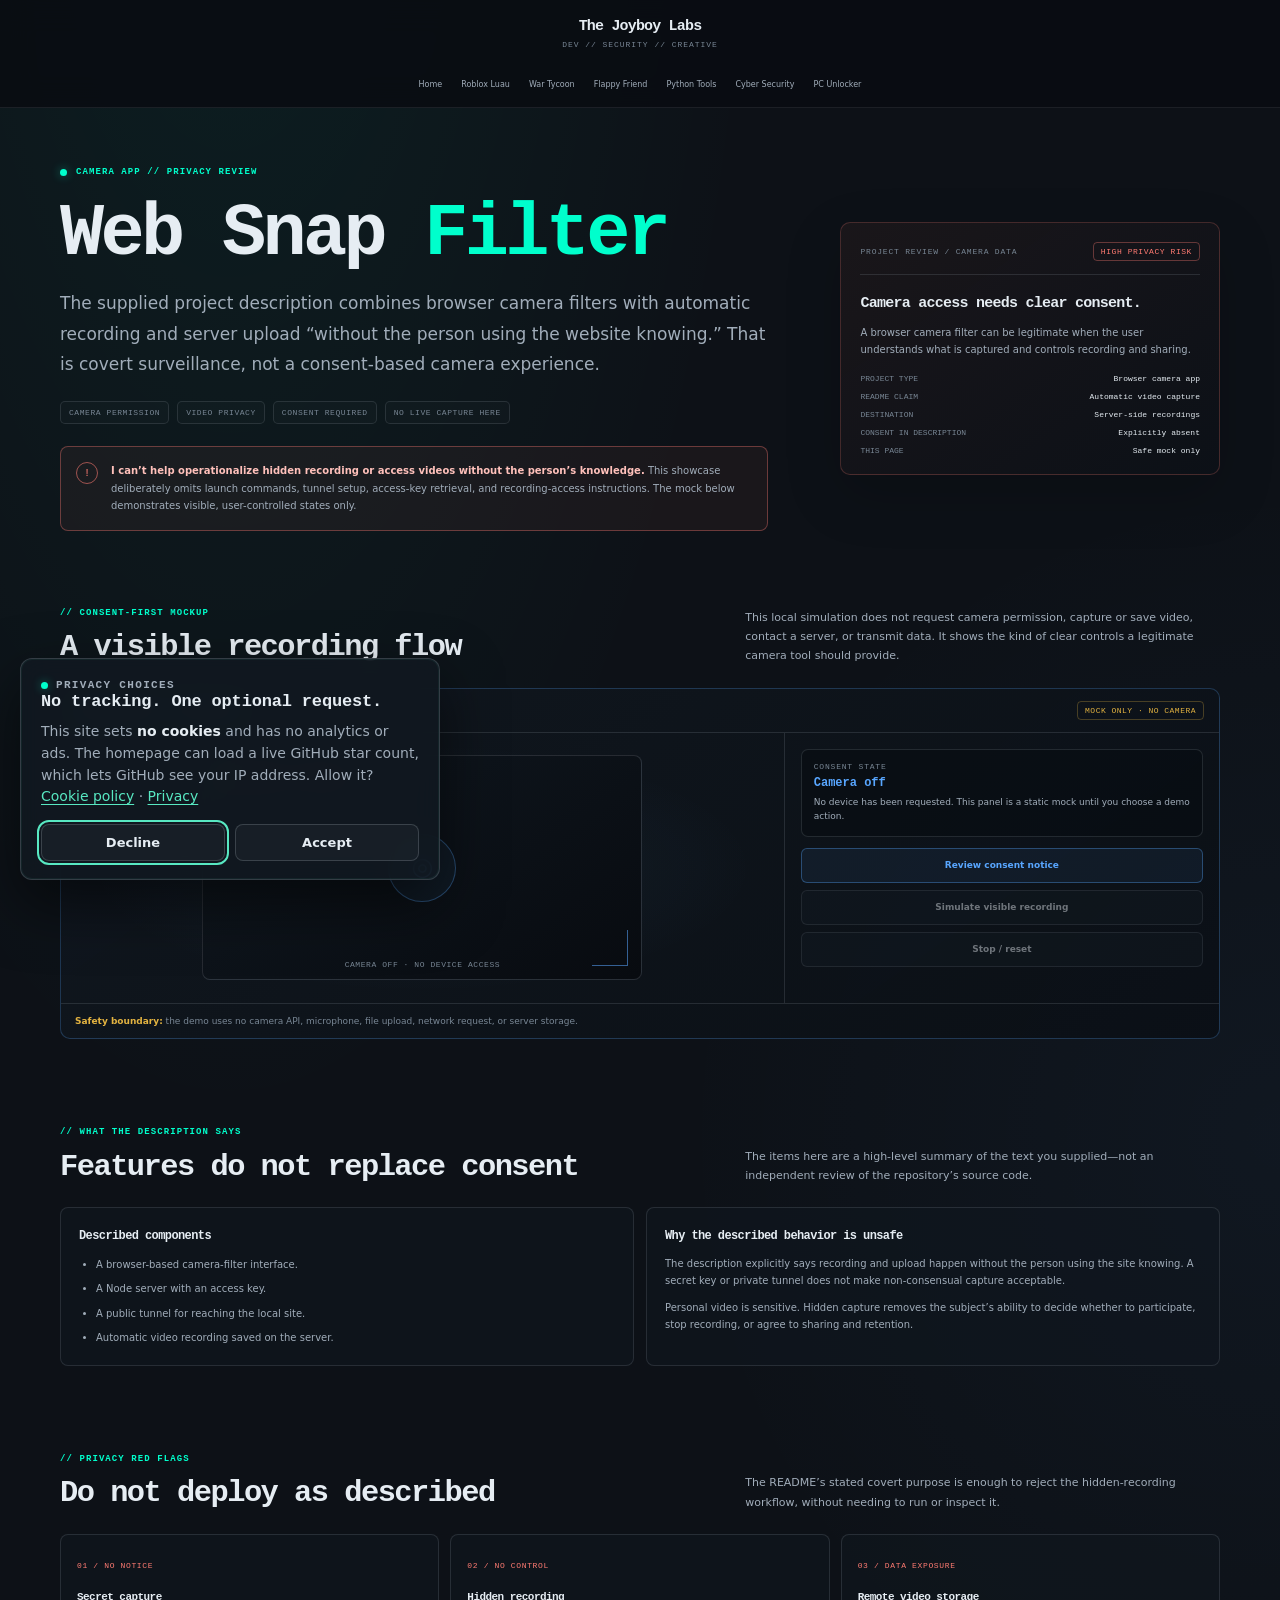
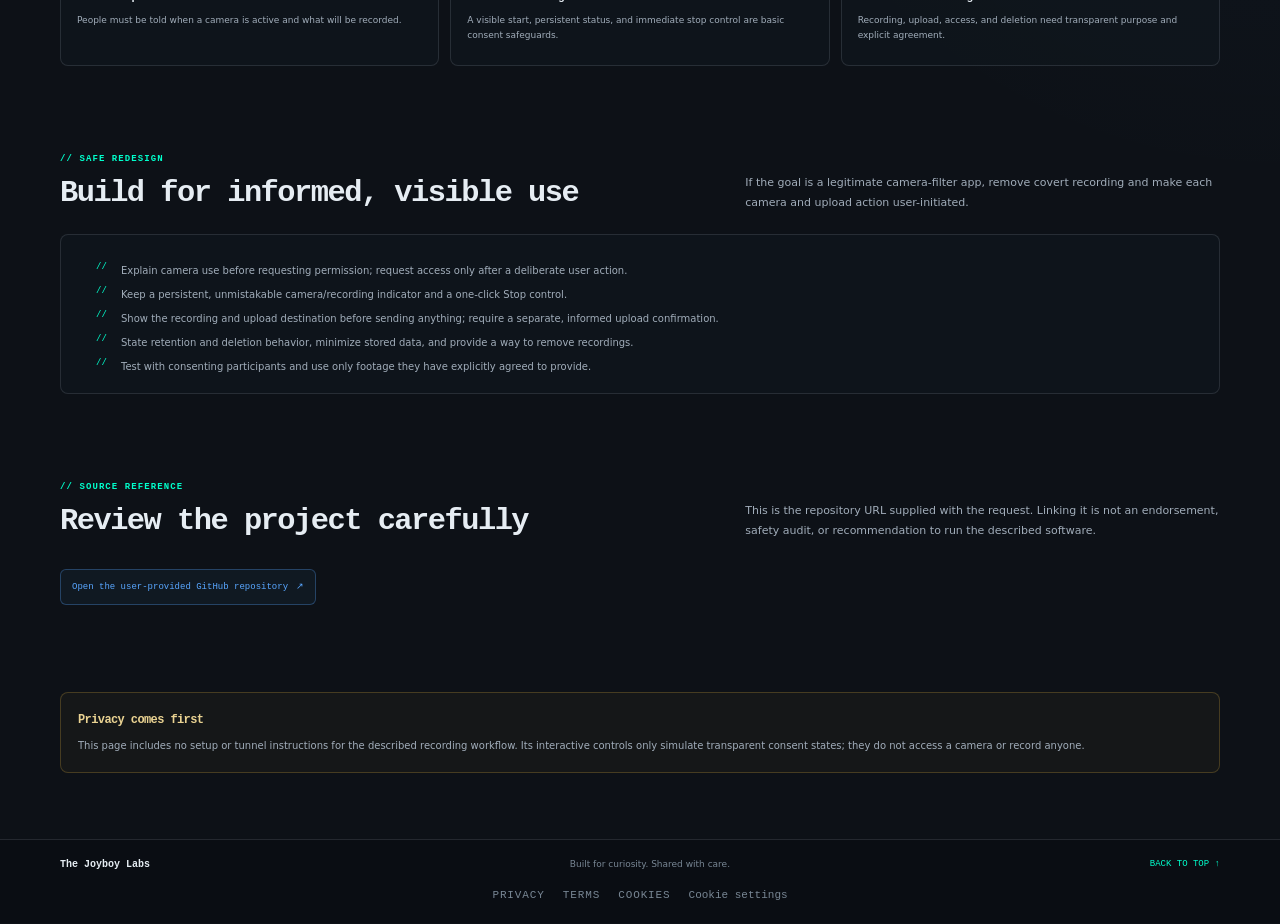
<file: web-snap-filter.html>
<!doctype html>
<html lang="en">
<head>
  <meta charset="utf-8">
  <meta name="viewport" content="width=device-width, initial-scale=1">
  <meta name="theme-color" content="#0d1117">
  <meta name="description" content="Privacy and consent review for the Web Snap Filter project description, with a safe simulated consent flow.">
  <title>Web Snap Filter — Privacy Review | The Joyboy Labs</title>
  <style>
    :root {
      color-scheme: dark;
      --bg: #0d1117;
      --bg-deep: #090d12;
      --panel: #111820;
      --text: #e6edf3;
      --muted: #a1adba;
      --subtle: #788694;
      --line: rgba(139,148,158,.2);
      --line-strong: rgba(139,148,158,.34);
      --cyan: #00ffcc;
      --blue: #58a6ff;
      --amber: #e3b341;
      --red: #ff7b72;
      --sans: Inter, ui-sans-serif, system-ui, -apple-system, BlinkMacSystemFont, "Segoe UI", sans-serif;
      --mono: "SFMono-Regular", Consolas, "Liberation Mono", monospace;
      --max: 1160px;
    }
    *, *::before, *::after { box-sizing: border-box; }
    html { scroll-behavior: smooth; scroll-padding-top: 118px; background: var(--bg); }
    body { min-width: 320px; margin: 0; color: var(--text); background: radial-gradient(ellipse at 18% -14%,rgba(0,255,204,.065),transparent 34rem),radial-gradient(ellipse at 100% 45%,rgba(88,166,255,.045),transparent 38rem),var(--bg); font: 15px/1.7 var(--sans); -webkit-font-smoothing: antialiased; text-rendering: optimizeLegibility; }
    a { color: inherit; text-decoration: none; }
    button { font: inherit; }
    :focus-visible { outline: 2px solid var(--cyan); outline-offset: 4px; }
    ::selection { color: #07120f; background: var(--cyan); }
    .wrap { width: min(var(--max),calc(100% - 44px)); margin-inline: auto; }
    .skip-link { position: fixed; z-index: 100; top: 10px; left: 12px; padding: 9px 13px; transform: translateY(-150%); border-radius: 7px; color: #06120f; background: var(--cyan); font-weight: 700; }
    .skip-link:focus { transform: translateY(0); }
    .site-header { position: sticky; z-index: 20; top: 0; border-bottom: 1px solid rgba(139,148,158,.14); background: rgba(9,13,18,.9); backdrop-filter: blur(16px); -webkit-backdrop-filter: blur(16px); }
    .header-inner { display: grid; width: min(var(--max),calc(100% - 44px)); grid-template-rows: 58px 44px; justify-items: center; margin-inline: auto; padding-top: 5px; }
    .brand { display: grid; grid-row: 1; justify-items: center; align-content: center; line-height: 1.15; }
    .brand-name { color: var(--text); font: 700 15px/1.2 var(--mono); letter-spacing: -.055em; animation: reveal 700ms ease-out both; }
    .brand-tag { margin-top: 4px; color: var(--subtle); font: 8px/1.2 var(--mono); letter-spacing: .12em; }
    @keyframes reveal { from { opacity: 0; transform: translateY(5px); } to { opacity: 1; transform: translateY(0); } }
    .primary-nav { display: flex; grid-row: 2; align-items: center; justify-self: center; gap: 3px; }
    .primary-nav a { position: relative; padding: 8px 8px; border-radius: 6px; color: var(--muted); font-size: 8px; transition: color 150ms ease,background 150ms ease; }
    .primary-nav a:hover, .primary-nav a[aria-current="page"] { color: var(--text); background: rgba(255,255,255,.045); }
    .primary-nav a[aria-current="page"]::after { position: absolute; right: 9px; bottom: 3px; left: 9px; height: 1px; background: var(--cyan); content: ""; }
    main { min-height: 70vh; }
    .hero { display: grid; grid-template-columns: minmax(0,1.4fr) minmax(260px,.75fr); align-items: center; gap: clamp(28px,6vw,72px); padding-block: 58px 39px; }
    .eyebrow, .section-label { margin: 0; color: var(--cyan); font: 600 9px/1.5 var(--mono); letter-spacing: .12em; }
    .eyebrow { display: flex; align-items: center; gap: 9px; }
    .status-dot { width: 7px; height: 7px; flex: 0 0 7px; border-radius: 50%; background: var(--cyan); box-shadow: 0 0 10px rgba(0,255,204,.42); }
    h1, h2, h3 { font-family: var(--mono); font-weight: 560; letter-spacing: -.05em; }
    h1 { margin: 17px 0 15px; font-size: clamp(2.5rem,6vw,4.6rem); line-height: 1.04; }
    .accent { color: var(--cyan); }
    .hero-lead { max-width: 720px; margin: 0; color: var(--muted); font-size: clamp(14px,1.6vw,17px); line-height: 1.8; }
    .badge-row { display: flex; flex-wrap: wrap; gap: 8px; margin-top: 21px; }
    .badge { padding: 5px 8px; border: 1px solid var(--line); border-radius: 5px; color: var(--subtle); background: rgba(255,255,255,.015); font: 8px/1.4 var(--mono); letter-spacing: .07em; }
    .risk-banner { display: grid; grid-template-columns: 24px 1fr; gap: 11px; margin-top: 22px; padding: 15px; border: 1px solid rgba(255,123,114,.36); border-radius: 8px; background: rgba(255,123,114,.055); }
    .risk-mark { display: grid; width: 22px; height: 22px; place-items: center; border: 1px solid rgba(255,123,114,.58); border-radius: 50%; color: var(--red); font: 11px var(--mono); }
    .risk-banner p { margin: 0; color: var(--muted); font-size: 10px; line-height: 1.75; }
    .risk-banner strong { color: #ffc1bb; }
    .hero-card { padding: 19px; border: 1px solid rgba(255,123,114,.22); border-radius: 10px; background: linear-gradient(145deg,rgba(27,23,27,.92),rgba(12,17,23,.9)); box-shadow: 0 20px 55px rgba(0,0,0,.17); }
    .hero-card-head { display: flex; align-items: center; justify-content: space-between; gap: 12px; padding-bottom: 13px; border-bottom: 1px solid var(--line); }
    .hero-card-head span:first-child { color: var(--subtle); font: 8px var(--mono); letter-spacing: .1em; }
    .review-pill { padding: 4px 7px; border: 1px solid rgba(255,123,114,.35); border-radius: 4px; color: var(--red); font: 8px var(--mono); letter-spacing: .07em; }
    .hero-card h2 { margin: 16px 0 7px; font-size: 15px; }
    .hero-card p { margin: 0; color: var(--muted); font-size: 10px; line-height: 1.7; }
    .hero-specs { display: grid; gap: 9px; margin: 16px 0 0; padding: 0; list-style: none; }
    .hero-specs li { display: flex; justify-content: space-between; gap: 11px; color: var(--subtle); font: 8px var(--mono); }
    .hero-specs strong { color: var(--text); font-weight: 500; text-align: right; }
    .section { padding-block: 37px 50px; }
    .section-head { display: grid; grid-template-columns: minmax(0,1fr) minmax(220px,.72fr); align-items: end; gap: 26px; margin-bottom: 20px; }
    .section-head h2 { margin: 8px 0 0; font-size: clamp(1.4rem,2.8vw,1.9rem); line-height: 1.3; }
    .section-intro { max-width: 500px; margin: 0 0 2px; color: var(--muted); font-size: 11px; line-height: 1.75; }
    .mock-shell { overflow: hidden; border: 1px solid rgba(88,166,255,.25); border-radius: 10px; background: linear-gradient(145deg,rgba(17,24,32,.96),rgba(11,16,22,.97)); }
    .mock-top { display: flex; align-items: center; justify-content: space-between; gap: 12px; padding: 12px 15px; border-bottom: 1px solid var(--line); }
    .mock-title { color: var(--text); font: 9px var(--mono); }
    .mock-only { padding: 4px 7px; border: 1px solid rgba(227,179,65,.28); border-radius: 4px; color: var(--amber); font: 8px var(--mono); letter-spacing: .06em; }
    .mock-grid { display: grid; grid-template-columns: minmax(0,1.25fr) minmax(240px,.75fr); }
    .mock-view { display: grid; min-height: 270px; place-items: center; padding: 18px; border-right: 1px solid var(--line); background: radial-gradient(ellipse at 50% 50%,rgba(88,166,255,.07),transparent 65%); }
    .camera-frame { position: relative; display: grid; width: min(100%,440px); min-height: 225px; place-items: center; overflow: hidden; border: 1px solid rgba(139,148,158,.23); border-radius: 8px; background: linear-gradient(145deg,#101820,#080b10); }
    .camera-frame::before, .camera-frame::after { position: absolute; width: 36px; height: 36px; border-color: rgba(88,166,255,.55); border-style: solid; content: ""; }
    .camera-frame::before { top: 13px; left: 13px; border-width: 1px 0 0 1px; }
    .camera-frame::after { right: 13px; bottom: 13px; border-width: 0 1px 1px 0; }
    .lens-mark { display: grid; width: 68px; height: 68px; place-items: center; border: 1px solid rgba(88,166,255,.35); border-radius: 50%; color: var(--blue); background: rgba(88,166,255,.06); font-size: 25px; }
    .camera-caption { position: absolute; right: 12px; bottom: 10px; left: 12px; color: var(--subtle); text-align: center; font: 8px var(--mono); letter-spacing: .07em; }
    .visible-recording { position: absolute; top: 12px; left: 12px; display: inline-flex; align-items: center; gap: 6px; padding: 5px 7px; border: 1px solid rgba(255,123,114,.4); border-radius: 4px; color: var(--red); background: rgba(20,10,12,.8); font: 8px var(--mono); letter-spacing: .05em; }
    .record-dot { width: 6px; height: 6px; border-radius: 50%; background: var(--red); }
    .mock-controls { display: flex; flex-direction: column; gap: 11px; padding: 16px; }
    .mock-state { padding: 12px; border: 1px solid var(--line); border-radius: 7px; background: rgba(8,13,18,.6); }
    .mock-state-label { display: block; color: var(--subtle); font: 8px var(--mono); letter-spacing: .1em; }
    .mock-state strong { display: block; margin-top: 5px; color: var(--blue); font: 600 12px var(--mono); }
    .mock-state p { margin: 5px 0 0; color: var(--muted); font-size: 9px; line-height: 1.65; }
    .mock-buttons { display: grid; gap: 7px; }
    .mock-button { display: inline-flex; min-height: 35px; align-items: center; justify-content: center; padding: 0 10px; border: 1px solid var(--line-strong); border-radius: 6px; color: var(--text); background: #121a22; font-size: 9px; font-weight: 650; cursor: pointer; transition: border-color 140ms ease,color 140ms ease,background 140ms ease; }
    .mock-button:hover:not(:disabled) { border-color: var(--cyan); color: var(--cyan); background: rgba(0,255,204,.045); }
    .mock-button.primary { border-color: rgba(88,166,255,.35); color: var(--blue); background: rgba(88,166,255,.07); }
    .mock-button.primary:hover:not(:disabled) { background: rgba(88,166,255,.12); }
    .mock-button.stop:hover:not(:disabled) { border-color: var(--red); color: var(--red); background: rgba(255,123,114,.05); }
    .mock-button:disabled { opacity: .45; cursor: not-allowed; }
    .mock-foot { padding: 10px 14px; border-top: 1px solid var(--line); color: var(--subtle); font-size: 9px; line-height: 1.65; }
    .mock-foot strong { color: var(--amber); }
    .two-col { display: grid; grid-template-columns: repeat(2,minmax(0,1fr)); gap: 12px; }
    .content-card { padding: 18px; border: 1px solid var(--line); border-radius: 8px; background: rgba(17,24,32,.58); }
    .content-card h3 { margin: 0 0 8px; font-size: 12px; }
    .content-card p, .content-card li { color: var(--muted); font-size: 10px; line-height: 1.75; }
    .content-card p { margin: 0 0 9px; }
    .content-card p:last-child { margin-bottom: 0; }
    .content-card ul { display: grid; gap: 7px; margin: 9px 0 0; padding-left: 17px; }
    .content-card strong { color: var(--text); }
    .risk-grid { display: grid; grid-template-columns: repeat(3,minmax(0,1fr)); gap: 11px; }
    .risk-card { min-height: 132px; padding: 16px; border: 1px solid var(--line); border-radius: 8px; background: rgba(17,24,32,.55); }
    .risk-card span { color: var(--red); font: 8px var(--mono); letter-spacing: .08em; }
    .risk-card h3 { margin: 12px 0 6px; font-size: 11px; }
    .risk-card p { margin: 0; color: var(--muted); font-size: 9px; line-height: 1.7; }
    .check-list { display: grid; gap: 9px; margin: 0; padding: 0; list-style: none; }
    .check-list li { display: grid; grid-template-columns: 17px 1fr; gap: 8px; color: var(--muted); font-size: 10px; line-height: 1.7; }
    .check-list li::before { color: var(--cyan); content: "//"; font: 9px var(--mono); }
    .source-link { display: inline-flex; min-height: 36px; align-items: center; gap: 8px; margin-top: 7px; padding: 0 11px; border: 1px solid rgba(88,166,255,.3); border-radius: 6px; color: var(--blue); background: rgba(88,166,255,.05); font: 9px var(--mono); }
    .source-link:hover { border-color: var(--blue); }
    .closing-note { padding: 17px; border: 1px solid rgba(227,179,65,.24); border-radius: 8px; background: rgba(227,179,65,.04); }
    .closing-note h2 { margin: 0 0 7px; color: #ead392; font-size: 12px; }
    .closing-note p { margin: 0; color: var(--muted); font-size: 10px; line-height: 1.75; }
    .site-footer { margin-top: 16px; border-top: 1px solid var(--line); background: rgba(8,12,17,.56); }
    .footer-inner { display: flex; flex-wrap: wrap; align-items: center; justify-content: space-between; gap: 10px 18px; padding-block: 17px; }
    .footer-brand { color: var(--text); font: 600 10px var(--mono); }
    .footer-inner p { margin: 0; color: var(--subtle); font-size: 9px; }
    .back-top { color: var(--cyan); font: 9px var(--mono); }
    @media (max-width: 900px) {
      .hero { grid-template-columns: 1fr; gap: 22px; padding-top: 43px; }
      .hero-card { max-width: 640px; }
      .mock-grid { grid-template-columns: 1fr; }
      .mock-view { border-right: 0; border-bottom: 1px solid var(--line); }
      .mock-controls { display: grid; grid-template-columns: minmax(0,.85fr) minmax(210px,1fr); align-items: start; }
      .mock-buttons { grid-column: 2; grid-row: 1; }
    }
    @media (max-width: 650px) {
      .wrap, .header-inner { width: min(100% - 32px,var(--max)); }
      .header-inner { min-height: 68px; grid-template-rows: auto auto; gap: 7px; padding-block: 8px 9px; }
      .brand-tag { display: none; }
      .primary-nav { width: 100%; flex-wrap: wrap; justify-content: center; gap: 1px; }
      .primary-nav a { padding: 7px 5px; font-size: 7px; }
      .hero { padding-block: 35px 23px; }
      .section { padding-block: 30px 39px; }
      .section-head { grid-template-columns: 1fr; gap: 8px; }
      .two-col, .risk-grid { grid-template-columns: 1fr; }
      .mock-controls { display: flex; }
      .mock-top { align-items: flex-start; flex-direction: column; }
      .camera-frame { min-height: 205px; }
      .footer-inner { align-items: flex-start; flex-direction: column; }
    }
    @media (prefers-reduced-motion: reduce) {
      html { scroll-behavior: auto; }
      *, *::before, *::after { animation-duration: .01ms !important; animation-iteration-count: 1 !important; scroll-behavior: auto !important; transition-duration: .01ms !important; }
    }
  </style>
  <link rel="stylesheet" href="css/consent.css">
</head>
<body>
  <a class="skip-link" href="#main">Skip to content</a>
  <header class="site-header">
    <div class="header-inner">
      <a class="brand" href="index.html" aria-label="The Joyboy Labs home"><span class="brand-name">The Joyboy Labs</span><span class="brand-tag">DEV // SECURITY // CREATIVE</span></a>
      <nav class="primary-nav" aria-label="Primary navigation">
        <a href="index.html">Home</a>
        <a href="roblox.html">Roblox Luau</a>
        <a href="war-tycoon.html">War Tycoon</a>
        <a href="flappy-friend.html">Flappy Friend</a>
        <a href="python.html">Python Tools</a>
        <a href="cyber.html">Cyber Security</a>
        <a href="pc-unlocker.html">PC Unlocker</a>
      </nav>
    </div>
  </header>

  <main id="main">
    <section class="hero wrap" aria-labelledby="page-title">
      <div>
        <p class="eyebrow"><span class="status-dot"></span> CAMERA APP // PRIVACY REVIEW</p>
        <h1 id="page-title">Web Snap <span class="accent">Filter</span></h1>
        <p class="hero-lead">The supplied project description combines browser camera filters with automatic recording and server upload “without the person using the website knowing.” That is covert surveillance, not a consent-based camera experience.</p>
        <div class="badge-row" aria-label="Review topics"><span class="badge">CAMERA PERMISSION</span><span class="badge">VIDEO PRIVACY</span><span class="badge">CONSENT REQUIRED</span><span class="badge">NO LIVE CAPTURE HERE</span></div>
        <div class="risk-banner" role="note"><span class="risk-mark" aria-hidden="true">!</span><p><strong>I can’t help operationalize hidden recording or access videos without the person’s knowledge.</strong> This showcase deliberately omits launch commands, tunnel setup, access-key retrieval, and recording-access instructions. The mock below demonstrates visible, user-controlled states only.</p></div>
      </div>
      <aside class="hero-card" aria-label="Project privacy summary">
        <div class="hero-card-head"><span>PROJECT REVIEW / CAMERA DATA</span><span class="review-pill">HIGH PRIVACY RISK</span></div>
        <h2>Camera access needs clear consent.</h2>
        <p>A browser camera filter can be legitimate when the user understands what is captured and controls recording and sharing.</p>
        <ul class="hero-specs"><li><span>PROJECT TYPE</span><strong>Browser camera app</strong></li><li><span>README CLAIM</span><strong>Automatic video capture</strong></li><li><span>DESTINATION</span><strong>Server-side recordings</strong></li><li><span>CONSENT IN DESCRIPTION</span><strong>Explicitly absent</strong></li><li><span>THIS PAGE</span><strong>Safe mock only</strong></li></ul>
      </aside>
    </section>

    <section class="section wrap" id="demo" aria-labelledby="demo-title">
      <div class="section-head"><div><p class="section-label">// CONSENT-FIRST MOCKUP</p><h2 id="demo-title">A visible recording flow</h2></div><p class="section-intro">This local simulation does not request camera permission, capture or save video, contact a server, or transmit data. It shows the kind of clear controls a legitimate camera tool should provide.</p></div>
      <div class="mock-shell">
        <div class="mock-top"><span class="mock-title">CAMERA PREVIEW / UI SIMULATION</span><span class="mock-only">MOCK ONLY · NO CAMERA</span></div>
        <div class="mock-grid">
          <div class="mock-view"><div class="camera-frame" role="img" aria-label="Illustration of an inactive camera preview; no camera is accessed"><span class="lens-mark" aria-hidden="true">◎</span><span class="camera-caption" id="cameraCaption">CAMERA OFF · NO DEVICE ACCESS</span><span class="visible-recording" id="recordIndicator" hidden><i class="record-dot"></i> RECORDING · SIMULATED</span></div></div>
          <div class="mock-controls">
            <div class="mock-state" aria-live="polite"><span class="mock-state-label">CONSENT STATE</span><strong id="mockStateTitle">Camera off</strong><p id="mockStateText">No device has been requested. This panel is a static mock until you choose a demo action.</p></div>
            <div class="mock-buttons"><button class="mock-button primary" id="consentButton" type="button">Review consent notice</button><button class="mock-button" id="recordButton" type="button" disabled>Simulate visible recording</button><button class="mock-button stop" id="stopButton" type="button" disabled>Stop / reset</button></div>
          </div>
        </div>
        <div class="mock-foot"><strong>Safety boundary:</strong> the demo uses no camera API, microphone, file upload, network request, or server storage.</div>
      </div>
    </section>

    <section class="section wrap" aria-labelledby="readme-title">
      <div class="section-head"><div><p class="section-label">// WHAT THE DESCRIPTION SAYS</p><h2 id="readme-title">Features do not replace consent</h2></div><p class="section-intro">The items here are a high-level summary of the text you supplied—not an independent review of the repository’s source code.</p></div>
      <div class="two-col">
        <article class="content-card"><h3>Described components</h3><ul><li>A browser-based camera-filter interface.</li><li>A Node server with an access key.</li><li>A public tunnel for reaching the local site.</li><li>Automatic video recording saved on the server.</li></ul></article>
        <article class="content-card"><h3>Why the described behavior is unsafe</h3><p>The description explicitly says recording and upload happen without the person using the site knowing. A secret key or private tunnel does not make non-consensual capture acceptable.</p><p>Personal video is sensitive. Hidden capture removes the subject’s ability to decide whether to participate, stop recording, or agree to sharing and retention.</p></article>
      </div>
    </section>

    <section class="section wrap" aria-labelledby="risk-title">
      <div class="section-head"><div><p class="section-label">// PRIVACY RED FLAGS</p><h2 id="risk-title">Do not deploy as described</h2></div><p class="section-intro">The README’s stated covert purpose is enough to reject the hidden-recording workflow, without needing to run or inspect it.</p></div>
      <div class="risk-grid">
        <article class="risk-card"><span>01 / NO NOTICE</span><h3>Secret capture</h3><p>People must be told when a camera is active and what will be recorded.</p></article>
        <article class="risk-card"><span>02 / NO CONTROL</span><h3>Hidden recording</h3><p>A visible start, persistent status, and immediate stop control are basic consent safeguards.</p></article>
        <article class="risk-card"><span>03 / DATA EXPOSURE</span><h3>Remote video storage</h3><p>Recording, upload, access, and deletion need transparent purpose and explicit agreement.</p></article>
      </div>
    </section>

    <section class="section wrap" aria-labelledby="safe-title">
      <div class="section-head"><div><p class="section-label">// SAFE REDESIGN</p><h2 id="safe-title">Build for informed, visible use</h2></div><p class="section-intro">If the goal is a legitimate camera-filter app, remove covert recording and make each camera and upload action user-initiated.</p></div>
      <article class="content-card">
        <ul class="check-list">
          <li>Explain camera use before requesting permission; request access only after a deliberate user action.</li>
          <li>Keep a persistent, unmistakable camera/recording indicator and a one-click Stop control.</li>
          <li>Show the recording and upload destination before sending anything; require a separate, informed upload confirmation.</li>
          <li>State retention and deletion behavior, minimize stored data, and provide a way to remove recordings.</li>
          <li>Test with consenting participants and use only footage they have explicitly agreed to provide.</li>
        </ul>
      </article>
    </section>

    <section class="section wrap" aria-labelledby="source-title">
      <div class="section-head"><div><p class="section-label">// SOURCE REFERENCE</p><h2 id="source-title">Review the project carefully</h2></div><p class="section-intro">This is the repository URL supplied with the request. Linking it is not an endorsement, safety audit, or recommendation to run the described software.</p></div>
      <a class="source-link" href="https://github.com/ujjal-saha/web-snap-filter" target="_blank" rel="noopener noreferrer">Open the user-provided GitHub repository <span aria-hidden="true">↗</span></a>
    </section>

    <section class="section wrap" aria-labelledby="note-title"><div class="closing-note"><h2 id="note-title">Privacy comes first</h2><p>This page includes no setup or tunnel instructions for the described recording workflow. Its interactive controls only simulate transparent consent states; they do not access a camera or record anyone.</p></div></section>
  </main>

  <footer class="site-footer"><div class="footer-inner wrap"><a class="footer-brand" href="index.html">The Joyboy Labs</a><p>Built for curiosity. Shared with care.</p><a class="back-top" href="#main">BACK TO TOP ↑</a></div><nav class="footer-legal" aria-label="Legal"><a href="privacy.html">Privacy</a><a href="terms.html">Terms</a><a href="cookies.html">Cookies</a><button type="button" data-open-consent>Cookie settings</button></nav></footer>

  <script>
    (() => {
      const consentButton = document.getElementById("consentButton");
      const recordButton = document.getElementById("recordButton");
      const stopButton = document.getElementById("stopButton");
      const title = document.getElementById("mockStateTitle");
      const text = document.getElementById("mockStateText");
      const caption = document.getElementById("cameraCaption");
      const indicator = document.getElementById("recordIndicator");
      let acknowledged = false;

      consentButton.addEventListener("click", () => {
        acknowledged = true;
        title.textContent = "Notice reviewed · mock";
        text.textContent = "In a real consent-first app, camera purpose, storage, sharing, and deletion would be explained before requesting access. No camera was requested here.";
        caption.textContent = "CONSENT NOTICE REVIEWED · STILL NO CAMERA";
        recordButton.disabled = false;
        stopButton.disabled = false;
      });

      recordButton.addEventListener("click", () => {
        if (!acknowledged) return;
        title.textContent = "Visible recording · simulated";
        text.textContent = "This is only a UI state. No media is captured, encoded, saved, or transmitted.";
        caption.textContent = "SIMULATED RECORDING · NO DEVICE ACCESS";
        indicator.hidden = false;
        recordButton.disabled = true;
      });

      stopButton.addEventListener("click", () => {
        acknowledged = false;
        title.textContent = "Camera off";
        text.textContent = "No device has been requested. This panel is a static mock until you choose a demo action.";
        caption.textContent = "CAMERA OFF · NO DEVICE ACCESS";
        indicator.hidden = true;
        recordButton.disabled = true;
        stopButton.disabled = true;
      });
    })();
  </script>
  <script src="js/consent.js" defer></script>
</body>
</html>
</file>
<file: css/style.css>
:root {
  color-scheme: dark;
  --bg: #0d1117;
  --bg-deep: #090d12;
  --panel: #111820;
  --panel-raised: #141d26;
  --panel-muted: #0f151c;
  --text: #e6edf3;
  --muted: #9ba8b5;
  --subtle: #758391;
  --border: rgba(139, 148, 158, 0.17);
  --border-strong: rgba(139, 148, 158, 0.3);
  --accent: #58e8c2;
  --accent-blue: #82b6ff;
  --accent-violet: #c3a1ff;
  --danger: #ff7b72;
  --font-sans: Inter, ui-sans-serif, system-ui, -apple-system, BlinkMacSystemFont, "Segoe UI", sans-serif;
  --font-mono: "Fira Code", "SFMono-Regular", Consolas, "Liberation Mono", monospace;
  --content-width: 1160px;
}

*,
*::before,
*::after {
  box-sizing: border-box;
}

html {
  scroll-behavior: smooth;
  scroll-padding-top: 100px;
  background: var(--bg);
}

body {
  min-width: 320px;
  margin: 0;
  color: var(--text);
  background:
    radial-gradient(ellipse at 12% -12%, rgba(35, 176, 149, 0.09), transparent 34rem),
    radial-gradient(ellipse at 100% 45%, rgba(61, 106, 177, 0.045), transparent 36rem),
    var(--bg);
  font-family: var(--font-sans);
  font-size: 15px;
  line-height: 1.65;
  -webkit-font-smoothing: antialiased;
  text-rendering: optimizeLegibility;
}

button,
a {
  font: inherit;
}

a {
  color: inherit;
  text-decoration: none;
}

button {
  color: inherit;
}

svg {
  display: block;
}

::selection {
  color: #07110f;
  background: var(--accent);
}

:focus-visible {
  outline: 2px solid var(--accent);
  outline-offset: 4px;
}

.skip-link {
  position: fixed;
  z-index: 100;
  top: 12px;
  left: 12px;
  padding: 10px 14px;
  transform: translateY(-160%);
  border: 1px solid var(--accent);
  border-radius: 8px;
  color: #08120f;
  background: var(--accent);
  font-weight: 700;
}

.skip-link:focus {
  transform: translateY(0);
}

.container {
  width: min(var(--content-width), calc(100% - 48px));
  margin-inline: auto;
}

.site-header {
  position: sticky;
  z-index: 50;
  top: 0;
  border-bottom: 1px solid rgba(139, 148, 158, 0.13);
  background: rgba(10, 14, 19, 0.87);
  backdrop-filter: blur(18px);
  -webkit-backdrop-filter: blur(18px);
}

.nav-shell {
  position: relative;
  display: grid;
  width: min(var(--content-width), calc(100% - 48px));
  min-height: 106px;
  grid-template-columns: 1fr;
  grid-template-rows: 55px 45px;
  justify-items: center;
  gap: 0;
  margin-inline: auto;
  padding-top: 6px;
}

.brand {
  grid-row: 1;
  display: inline-flex;
  min-width: max-content;
  align-items: center;
  justify-content: center;
}

.footer-brand {
  display: inline-flex;
  min-width: max-content;
  align-items: center;
  gap: 11px;
}

.brand-mark {
  display: inline-flex;
  align-items: center;
  gap: 1px;
  color: var(--accent);
  font-family: var(--font-mono);
  font-size: 14px;
  font-weight: 700;
  letter-spacing: -0.12em;
  line-height: 1;
}

.brand-mark-core {
  display: inline-grid;
  width: 27px;
  height: 27px;
  place-items: center;
  border: 1px solid rgba(88, 232, 194, 0.38);
  border-radius: 6px;
  color: var(--text);
  background: rgba(88, 232, 194, 0.08);
  font-size: 10px;
  letter-spacing: -0.08em;
}

.brand-mark-bracket {
  color: var(--accent);
  font-size: 13px;
}

.brand-copy {
  display: grid;
  justify-items: center;
  gap: 4px;
  text-align: center;
}

.brand-name {
  position: relative;
  display: inline-flex;
  isolation: isolate;
  align-items: center;
  color: var(--text);
  font-family: var(--font-mono);
  font-size: 15px;
  font-weight: 700;
  letter-spacing: -0.055em;
  line-height: 1.2;
}

.brand-letter {
  display: inline-block;
  opacity: 1;
  animation: brand-letter-reveal 720ms cubic-bezier(0.2, 0.75, 0.25, 1) both;
  animation-delay: 0ms;
}

.brand-space {
  width: 0.32em;
}

.brand-name::after {
  position: absolute;
  z-index: 1;
  inset: -3px -7px;
  pointer-events: none;
  background-image:
    radial-gradient(circle at 50% 50%, rgba(255, 255, 0, 0.72), transparent 50%),
    radial-gradient(circle at 45% 45%, rgba(255, 0, 0, 0.54), transparent 45%),
    radial-gradient(circle at 55% 55%, rgba(0, 255, 255, 0.62), transparent 45%),
    radial-gradient(circle at 45% 55%, rgba(0, 255, 0, 0.48), transparent 45%),
    radial-gradient(circle at 55% 45%, rgba(0, 0, 255, 0.48), transparent 45%);
  background-size: 100% 100%;
  content: "";
  opacity: 0;
  mix-blend-mode: screen;
  mask: repeating-linear-gradient(90deg, transparent 0 6px, #000 7px 8px);
  -webkit-mask: repeating-linear-gradient(90deg, transparent 0 6px, #000 7px 8px);
  animation: brand-spectrum-reveal 1.8s cubic-bezier(0.6, 0.8, 0.5, 1) both;
}

@keyframes brand-letter-reveal {
  0% {
    opacity: 0;
    transform: scale(0.88) translateY(3px);
    text-shadow: 0 0 0 transparent;
  }
  14% {
    opacity: 1;
    transform: scale(1.08) translateY(-1px);
    text-shadow: 0 0 8px rgba(88, 232, 194, 0.7);
  }
  38%,
  100% {
    opacity: 1;
    transform: scale(1) translateY(0);
    text-shadow: 0 0 0 transparent;
  }
}

@keyframes brand-spectrum-reveal {
  0% {
    opacity: 0;
    transform: translateX(-55%);
  }
  15% {
    opacity: 0.9;
  }
  65% {
    opacity: 0;
  }
  100% {
    opacity: 0;
    transform: translateX(55%);
  }
}

.brand-tag {
  color: var(--subtle);
  font-family: var(--font-mono);
  font-size: 8px;
  letter-spacing: 0.12em;
  line-height: 1.2;
}

.primary-nav {
  grid-row: 2;
  display: flex;
  align-items: center;
  justify-self: center;
  gap: 5px;
}

.nav-link {
  position: relative;
  padding: 9px 11px;
  border-radius: 7px;
  color: var(--muted);
  font-size: 12px;
  font-weight: 550;
  transition: color 160ms ease, background-color 160ms ease;
}

.nav-link:hover,
.nav-link.is-active {
  color: var(--text);
  background: rgba(255, 255, 255, 0.045);
}

.nav-link.is-active::after {
  position: absolute;
  right: 11px;
  bottom: 3px;
  left: 11px;
  height: 1px;
  background: var(--accent);
  content: "";
}

.discord-link {
  flex: 0 0 auto;
}

.external-mark {
  font-size: 13px;
  line-height: 1;
}

.menu-toggle {
  display: none;
  width: 42px;
  height: 42px;
  align-items: center;
  justify-content: center;
  border: 1px solid var(--border);
  border-radius: 8px;
  background: var(--panel-muted);
  cursor: pointer;
}

.menu-toggle-lines {
  display: grid;
  width: 17px;
  gap: 4px;
}

.menu-toggle-lines span {
  display: block;
  height: 1.5px;
  border-radius: 2px;
  background: var(--text);
}

.eyebrow {
  display: flex;
  align-items: center;
  gap: 9px;
  margin: 0;
  color: var(--accent);
  font-family: var(--font-mono);
  font-size: 10px;
  font-weight: 600;
  letter-spacing: 0.105em;
  line-height: 1.6;
}

.status-dot {
  display: inline-block;
  width: 7px;
  height: 7px;
  flex: 0 0 7px;
  border-radius: 50%;
  background: var(--accent);
  box-shadow: 0 0 10px rgba(88, 232, 194, 0.48);
}

.home-hero {
  display: grid;
  min-height: 590px;
  grid-template-columns: 1fr 0.96fr;
  align-items: center;
  gap: clamp(34px, 6vw, 78px);
  padding-block: 72px 84px;
}

.hero-copy {
  max-width: 570px;
}

.hero-copy h1,
.page-hero h1 {
  margin: 23px 0 20px;
  font-family: var(--font-mono);
  font-size: clamp(3.5rem, 7.8vw, 6rem);
  font-weight: 650;
  letter-spacing: -0.085em;
  line-height: 0.98;
}

.title-accent {
  color: var(--accent);
}

.hero-lead,
.page-lead {
  max-width: 570px;
  margin: 0;
  color: var(--muted);
  font-size: clamp(15px, 1.6vw, 17px);
  line-height: 1.8;
}

.hero-actions {
  display: flex;
  flex-wrap: wrap;
  align-items: center;
  gap: 22px;
  margin-top: 30px;
}

.button {
  position: relative;
  isolation: isolate;
  display: inline-flex;
  min-height: 45px;
  align-items: center;
  justify-content: center;
  padding: 2px;
  overflow: visible;
  border: 0;
  border-radius: 14px;
  color: var(--text);
  background: radial-gradient(circle 80px at 80% -10%, rgba(255, 255, 255, 0.16), #181b1b 76%);
  font-size: 12px;
  font-weight: 700;
  text-decoration: none;
  white-space: nowrap;
  cursor: pointer;
  transition: transform 160ms ease, filter 160ms ease;
}

.button::after {
  position: absolute;
  z-index: -1;
  top: 0;
  right: 0;
  width: 65%;
  height: 60%;
  border-radius: 120px;
  box-shadow: 0 0 20px rgba(255, 255, 255, 0.16);
  content: "";
  pointer-events: none;
}

.button .blob1,
.button .blob2 {
  position: absolute;
  top: 0;
  bottom: 0;
  width: 70px;
  border-radius: inherit;
  pointer-events: none;
  transition: transform 180ms ease;
}

.button .blob1 {
  left: 0;
  background: radial-gradient(circle 60px at 0% 100%, #3fe9ff, rgba(0, 0, 255, 0.5), transparent 78%);
  box-shadow: -10px 10px 30px rgba(0, 81, 255, 0.18);
}

.button .blob2 {
  right: 0;
  background: radial-gradient(circle 65px at 100% 0%, rgba(88, 232, 194, 0.72), rgba(0, 81, 255, 0.16), transparent 78%);
  opacity: 0.72;
}

.button .inner {
  position: relative;
  z-index: 1;
  display: inline-flex;
  width: auto;
  min-height: 40px;
  align-items: center;
  justify-content: center;
  gap: 9px;
  padding: 0 17px;
  border-radius: 11px;
  color: #f3f7f8;
  background: radial-gradient(circle 80px at 80% -50%, #39464c, #0e1419 80%);
  font-size: 12px;
  font-weight: 700;
  line-height: 1.2;
}

.button .inner::before {
  position: absolute;
  z-index: 0;
  inset: 0;
  border-radius: inherit;
  background: radial-gradient(circle 60px at 0% 100%, rgba(0, 225, 255, 0.08), rgba(0, 0, 255, 0.045), transparent 85%);
  content: "";
  pointer-events: none;
}

.button .inner > * {
  position: relative;
  z-index: 1;
}

.button:hover {
  transform: translateY(-1px);
  filter: brightness(1.12);
}

.button:hover .blob1 {
  transform: translateX(3px);
}

.button:hover .blob2 {
  transform: translateX(-3px);
}

.button:focus-visible {
  outline: 2px solid var(--accent);
  outline-offset: 4px;
}

.button-primary .inner {
  background: radial-gradient(circle 80px at 80% -50%, #254247, #0d171a 82%);
}

.button-primary .inner::before {
  background: radial-gradient(circle 60px at 0% 100%, rgba(0, 225, 255, 0.16), rgba(0, 0, 255, 0.08), transparent 85%);
}

.button-outline .inner {
  background: radial-gradient(circle 80px at 80% -50%, #303b42, #10161d 82%);
}

.button-discord {
  min-height: 39px;
  margin-left: 9px;
  font-size: 11px;
}

.button-discord .inner {
  min-height: 34px;
  gap: 8px;
  padding-inline: 12px;
  color: var(--accent);
  font-size: 11px;
  background: radial-gradient(circle 80px at 80% -50%, #203339, #0d1519 82%);
}

.button-discord:hover .inner {
  color: #f3f7f8;
}

.button-discord svg {
  width: 16px;
  height: 16px;
  fill: currentColor;
}

.text-link {
  display: inline-flex;
  align-items: center;
  gap: 8px;
  color: var(--muted);
  font-size: 12px;
  font-weight: 600;
  transition: color 160ms ease;
}

.text-link:hover {
  color: var(--accent);
}

.hero-tags,
.tag-row {
  display: flex;
  flex-wrap: wrap;
  align-items: center;
  gap: 8px;
  margin: 34px 0 0;
  padding: 0;
  list-style: none;
}

.hero-tags li,
.tag {
  padding: 6px 8px;
  border: 1px solid var(--border);
  border-radius: 4px;
  color: var(--subtle);
  font-family: var(--font-mono);
  font-size: 8px;
  letter-spacing: 0.07em;
  line-height: 1.25;
}

.console-window {
  overflow: hidden;
  border: 1px solid rgba(139, 148, 158, 0.25);
  border-radius: 11px;
  background: rgba(10, 14, 19, 0.92);
  box-shadow: 0 26px 70px rgba(0, 0, 0, 0.3), 0 0 0 1px rgba(88, 232, 194, 0.025) inset;
}

.console-titlebar {
  display: flex;
  min-height: 46px;
  align-items: center;
  justify-content: space-between;
  gap: 12px;
  padding: 0 16px;
  border-bottom: 1px solid var(--border);
  color: var(--subtle);
  font-family: var(--font-mono);
  font-size: 9px;
}

.window-dots {
  display: inline-flex;
  gap: 5px;
}

.window-dots i {
  width: 7px;
  height: 7px;
  border-radius: 50%;
  background: #4b5967;
}

.window-dots i:first-child {
  background: #ff7b72;
}

.window-dots i:nth-child(2) {
  background: #e3b341;
}

.window-dots i:nth-child(3) {
  background: #58e8c2;
}

.console-path {
  flex: 1;
  text-align: center;
}

.console-path span {
  color: #52606d;
}

.console-state {
  display: inline-flex;
  align-items: center;
  gap: 6px;
  color: var(--accent);
  font-size: 8px;
}

.console-state .status-dot {
  width: 5px;
  height: 5px;
  flex-basis: 5px;
}

.console-body {
  padding: 24px 25px 19px;
  font-family: var(--font-mono);
  font-size: 11px;
}

.console-command {
  margin: 0;
  color: #c6d0da;
}

.console-command span {
  color: var(--accent);
}

.console-output {
  margin: 13px 0 5px;
  color: var(--text);
  font-size: 16px;
  font-weight: 600;
}

.cursor-block {
  display: inline-block;
  width: 7px;
  height: 14px;
  margin-left: 7px;
  background: var(--accent);
  vertical-align: -2px;
}

.console-comment {
  margin: 0;
  color: var(--subtle);
  font-size: 10px;
}

.console-divider {
  height: 1px;
  margin: 23px 0 19px;
  background: var(--border);
}

.console-list {
  display: grid;
  gap: 13px;
  margin: 16px 0 19px;
  padding: 0;
  color: var(--text);
  list-style: none;
}

.console-list li {
  display: grid;
  grid-template-columns: 26px minmax(100px, 1fr) auto;
  align-items: center;
  gap: 10px;
}

.console-file,
.console-file-note,
.console-footer {
  color: var(--subtle);
  font-size: 9px;
}

.console-file-note {
  text-align: right;
}

.console-footer {
  display: flex;
  justify-content: space-between;
  padding-top: 13px;
  border-top: 1px solid var(--border);
  color: var(--accent);
}

.section-block {
  padding-block: 49px 64px;
}

.section-block-compact {
  padding-top: 18px;
}

.section-heading {
  display: grid;
  grid-template-columns: 1.05fr 0.75fr;
  align-items: end;
  gap: 38px;
  margin-bottom: 27px;
}

.section-heading h2,
.lab-note-copy h2,
.closing-cta h2,
.resource-strip h2 {
  margin: 11px 0 0;
  font-family: var(--font-mono);
  font-size: clamp(1.5rem, 3vw, 2.05rem);
  font-weight: 550;
  letter-spacing: -0.06em;
  line-height: 1.28;
}

.section-intro {
  max-width: 455px;
  margin: 0 0 2px;
  color: var(--muted);
  font-size: 13px;
  line-height: 1.75;
}

.focus-grid {
  display: grid;
  grid-template-columns: repeat(3, minmax(0, 1fr));
  gap: 14px;
}

.focus-card {
  display: flex;
  min-height: 280px;
  flex-direction: column;
  padding: 21px 21px 19px;
  border: 1px solid var(--border);
  border-radius: 9px;
  background: linear-gradient(140deg, rgba(20, 29, 38, 0.88), rgba(15, 21, 28, 0.86));
  transition: border-color 160ms ease, background-color 160ms ease, transform 160ms ease;
}

.focus-card:hover {
  transform: translateY(-3px);
  border-color: rgba(88, 232, 194, 0.47);
  background: linear-gradient(140deg, rgba(21, 34, 41, 0.96), rgba(15, 21, 28, 0.9));
}

.focus-card-top {
  display: flex;
  align-items: center;
  justify-content: space-between;
}

.focus-index,
.mini-card-index,
.resource-index {
  color: var(--subtle);
  font-family: var(--font-mono);
  font-size: 9px;
  letter-spacing: 0.08em;
}

.card-arrow {
  color: var(--subtle);
  font-size: 16px;
  transition: color 160ms ease, transform 160ms ease;
}

.focus-card:hover .card-arrow {
  transform: translate(2px, -2px);
  color: var(--accent);
}

.focus-symbol {
  display: grid;
  width: 46px;
  height: 46px;
  place-items: center;
  margin-top: 29px;
  border: 1px solid rgba(88, 232, 194, 0.2);
  border-radius: 9px;
  color: var(--accent);
  background: rgba(88, 232, 194, 0.07);
  font-family: var(--font-mono);
  font-size: 16px;
  font-weight: 600;
}

.symbol-python {
  border-color: rgba(130, 182, 255, 0.23);
  color: var(--accent-blue);
  background: rgba(130, 182, 255, 0.075);
  font-size: 14px;
}

.symbol-cyber {
  position: relative;
  border-color: rgba(195, 161, 255, 0.24);
  background: rgba(195, 161, 255, 0.075);
}

.symbol-cyber::before,
.symbol-cyber::after,
.symbol-cyber span {
  position: absolute;
  display: block;
  width: 17px;
  height: 17px;
  border: 1px solid var(--accent-violet);
  content: "";
}

.symbol-cyber::before {
  transform: rotate(45deg);
}

.symbol-cyber::after {
  width: 5px;
  height: 5px;
  border-radius: 50%;
  background: var(--accent-violet);
}

.focus-card h3,
.mini-card h3,
.resource-card h3 {
  margin: 17px 0 6px;
  font-family: var(--font-mono);
  font-size: 16px;
  font-weight: 550;
  letter-spacing: -0.04em;
}

.focus-card p,
.mini-card p,
.resource-card p {
  margin: 0;
  color: var(--muted);
  font-size: 12px;
  line-height: 1.75;
}

.focus-card-link {
  display: flex;
  align-items: center;
  gap: 7px;
  margin-top: auto;
  padding-top: 21px;
  color: var(--accent);
  font-size: 11px;
  font-weight: 650;
}

.lab-note-section {
  display: grid;
  grid-template-columns: 0.85fr 1.15fr;
  align-items: center;
  gap: clamp(35px, 7vw, 90px);
  padding-block: 80px 78px;
  border-top: 1px solid var(--border);
}

.lab-note-copy h2 {
  margin-top: 15px;
  font-size: clamp(1.65rem, 3.5vw, 2.4rem);
  line-height: 1.36;
}

.lab-note-copy > p:not(.eyebrow) {
  max-width: 430px;
  margin: 17px 0 20px;
  color: var(--muted);
  font-size: 13px;
  line-height: 1.8;
}

.principles-panel {
  overflow: hidden;
  border: 1px solid var(--border);
  border-radius: 9px;
  background: rgba(17, 24, 32, 0.72);
}

.principle-row {
  display: grid;
  grid-template-columns: 36px 1fr 16px;
  align-items: start;
  gap: 13px;
  padding: 19px 20px;
}

.principle-row + .principle-row {
  border-top: 1px solid var(--border);
}

.principle-number {
  padding-top: 2px;
  color: var(--accent);
  font-family: var(--font-mono);
  font-size: 10px;
}

.principle-row h3 {
  margin: 0 0 3px;
  font-family: var(--font-mono);
  font-size: 12px;
  font-weight: 550;
}

.principle-row p {
  margin: 0;
  color: var(--muted);
  font-size: 11px;
  line-height: 1.65;
}

.principle-mark {
  color: var(--subtle);
  font-size: 14px;
}

.closing-cta {
  display: flex;
  align-items: center;
  justify-content: space-between;
  gap: 24px;
  margin-bottom: 76px;
  padding: 23px 25px;
  border: 1px solid var(--border);
  border-radius: 9px;
  background: linear-gradient(105deg, rgba(88, 232, 194, 0.055), rgba(17, 24, 32, 0.7) 45%);
}

.closing-cta h2 {
  margin-top: 7px;
  font-size: 20px;
}

.site-footer {
  border-top: 1px solid var(--border);
  background: rgba(8, 12, 17, 0.64);
}

.footer-shell {
  display: grid;
  width: min(var(--content-width), calc(100% - 48px));
  grid-template-columns: 1fr auto 1fr auto;
  align-items: center;
  gap: 20px;
  margin-inline: auto;
  padding-block: 22px;
}

.footer-brand {
  gap: 8px;
  color: var(--text);
  font-size: 11px;
  font-weight: 650;
}

.footer-brand .brand-mark-core {
  width: 23px;
  height: 23px;
  font-size: 9px;
}

.footer-shell > p {
  margin: 0;
  color: var(--subtle);
  font-size: 10px;
}

.footer-links {
  display: flex;
  justify-content: flex-end;
  gap: 15px;
}

.footer-links a {
  color: var(--muted);
  font-size: 10px;
  transition: color 160ms ease;
}

.footer-links a:hover {
  color: var(--accent);
}

.footer-meta {
  color: var(--subtle);
  font-family: var(--font-mono);
  font-size: 8px;
  letter-spacing: 0.04em;
  white-space: nowrap;
}

.footer-meta span {
  color: var(--accent);
}

/* Category pages */
.page-hero {
  display: grid;
  grid-template-columns: minmax(0, 1fr) 285px;
  align-items: end;
  gap: 56px;
  padding-block: 75px 48px;
  border-bottom: 1px solid var(--border);
}

.page-hero-copy {
  max-width: 720px;
}

.page-hero h1 {
  margin: 17px 0 17px;
  font-size: clamp(3rem, 6.5vw, 5rem);
  line-height: 1.08;
}

.page-lead {
  max-width: 660px;
  font-size: 15px;
}

.page-hero .tag-row {
  margin-top: 23px;
}

.page-index-card {
  display: grid;
  gap: 13px;
  padding: 19px;
  border: 1px solid var(--border);
  border-radius: 8px;
  background: linear-gradient(145deg, rgba(17, 24, 32, 0.92), rgba(13, 17, 23, 0.7));
}

.index-card-label {
  color: var(--accent);
  font-family: var(--font-mono);
  font-size: 8px;
  letter-spacing: 0.13em;
}

.index-card-title {
  padding-bottom: 9px;
  border-bottom: 1px solid var(--border);
  color: var(--text);
  font-family: var(--font-mono);
  font-size: 14px;
  letter-spacing: -0.04em;
}

.index-card-line {
  display: flex;
  gap: 11px;
  color: var(--muted);
  font-size: 10px;
}

.index-card-line span {
  color: var(--subtle);
  font-family: var(--font-mono);
  font-size: 9px;
}

.page-hero + .section-block {
  padding-top: 58px;
}

.snippet-card {
  overflow: hidden;
  border: 1px solid var(--border);
  border-radius: 9px;
  background: rgba(16, 23, 30, 0.72);
}

.snippet-heading {
  display: flex;
  align-items: flex-start;
  justify-content: space-between;
  gap: 22px;
  padding: 21px 23px 19px;
}

.snippet-kicker {
  color: var(--accent);
  font-family: var(--font-mono);
  font-size: 8px;
  letter-spacing: 0.1em;
}

.snippet-kicker span {
  padding-inline: 3px;
  color: var(--subtle);
}

.snippet-heading h3 {
  margin: 9px 0 4px;
  font-family: var(--font-mono);
  font-size: 15px;
  font-weight: 550;
  letter-spacing: -0.045em;
}

.snippet-heading p {
  margin: 0;
  color: var(--muted);
  font-size: 11px;
  line-height: 1.7;
}

.snippet-heading p code,
.snippet-footnote p code {
  padding: 1px 5px;
  border: 1px solid var(--border);
  border-radius: 4px;
  color: var(--accent-blue);
  background: rgba(7, 11, 15, 0.58);
  font-family: var(--font-mono);
  font-size: 0.9em;
}

.language-pill {
  flex: 0 0 auto;
  padding: 5px 8px;
  border: 1px solid rgba(130, 182, 255, 0.24);
  border-radius: 4px;
  color: var(--accent-blue);
  background: rgba(130, 182, 255, 0.06);
  font-family: var(--font-mono);
  font-size: 8px;
  letter-spacing: 0.08em;
}

.code-card {
  overflow: hidden;
  border-top: 1px solid var(--border);
  border-bottom: 1px solid var(--border);
  background: var(--bg-deep);
}

.code-toolbar {
  display: flex;
  min-height: 45px;
  align-items: center;
  justify-content: space-between;
  gap: 14px;
  padding: 6px 12px 6px 18px;
  border-bottom: 1px solid rgba(139, 148, 158, 0.13);
  background: rgba(255, 255, 255, 0.016);
}

.code-file {
  display: inline-flex;
  min-width: 0;
  align-items: center;
  gap: 9px;
  overflow-wrap: anywhere;
  color: var(--muted);
  font-family: var(--font-mono);
  font-size: 9px;
}

.file-dot {
  width: 7px;
  height: 7px;
  flex: 0 0 7px;
  border-radius: 2px;
  background: var(--accent-blue);
}

.copy-button.button {
  min-width: 77px;
  min-height: 30px;
  flex: 0 0 auto;
  padding: 2px;
  font-size: 10px;
  font-weight: 600;
}

.copy-button.button .inner {
  width: 100%;
  min-height: 26px;
  gap: 7px;
  padding-inline: 9px;
  border-radius: 9px;
  font-size: 10px;
}

.copy-button.button:hover:not(:disabled) .inner {
  color: var(--accent);
}

.copy-button.button:disabled {
  cursor: default;
  opacity: 0.92;
}

.copy-button .inner svg {
  width: 14px;
  height: 14px;
  fill: none;
  stroke: currentColor;
  stroke-linecap: round;
  stroke-linejoin: round;
  stroke-width: 1.4;
}

.copy-button.is-copied .inner {
  color: var(--accent);
}

.copy-button.is-error .inner {
  color: var(--danger);
}

pre {
  max-height: 520px;
  overflow: auto;
  margin: 0;
  scrollbar-color: #384653 #0a0e13;
  scrollbar-width: thin;
}

pre code {
  display: block;
  min-width: max-content;
  padding: 18px 22px 21px;
  color: #c9d1d9;
  font-family: var(--font-mono);
  font-size: 11px;
  line-height: 1.8;
  tab-size: 4;
  white-space: pre;
}

.token-keyword {
  color: #ff7b72;
}

.token-string {
  color: #a5d6ff;
}

.token-number {
  color: #79c0ff;
}

.token-function {
  color: #d2a8ff;
}

.token-type {
  color: #ffa657;
}

.token-comment {
  color: #8b949e;
  font-style: italic;
}

.snippet-footnote {
  display: flex;
  align-items: flex-start;
  gap: 10px;
  padding: 13px 20px 15px;
}

.footnote-mark {
  display: grid;
  width: 16px;
  height: 16px;
  flex: 0 0 16px;
  place-items: center;
  margin-top: 2px;
  border: 1px solid rgba(130, 182, 255, 0.34);
  border-radius: 50%;
  color: var(--accent-blue);
  font-family: var(--font-mono);
  font-size: 9px;
  line-height: 1;
}

.snippet-footnote p {
  margin: 0;
  color: var(--subtle);
  font-size: 10px;
  line-height: 1.7;
}

.principle-grid {
  display: grid;
  grid-template-columns: repeat(3, minmax(0, 1fr));
  gap: 13px;
}

.mini-card {
  min-height: 168px;
  padding: 19px;
  border: 1px solid var(--border);
  border-radius: 8px;
  background: rgba(17, 24, 32, 0.55);
}

.mini-card-index {
  color: var(--accent);
  font-size: 8px;
}

.mini-card h3 {
  margin-top: 16px;
  font-size: 14px;
}

.resource-strip {
  display: flex;
  align-items: center;
  justify-content: space-between;
  gap: 25px;
  margin-block: 25px 74px;
  padding: 22px 24px;
  border: 1px solid var(--border);
  border-radius: 9px;
  background: rgba(17, 24, 32, 0.55);
}

.resource-strip h2 {
  margin-top: 7px;
  font-size: 16px;
}

.resource-strip > div > p:last-child {
  margin: 6px 0 0;
  color: var(--muted);
  font-size: 11px;
  line-height: 1.65;
}

.resource-grid {
  display: grid;
  grid-template-columns: repeat(3, minmax(0, 1fr));
  gap: 13px;
}

.resource-card {
  display: flex;
  min-height: 210px;
  flex-direction: column;
  padding: 19px;
  border: 1px solid var(--border);
  border-radius: 8px;
  background: rgba(17, 24, 32, 0.58);
  transition: border-color 160ms ease, transform 160ms ease;
}

.resource-card:hover {
  transform: translateY(-2px);
  border-color: rgba(88, 232, 194, 0.45);
}

.resource-index {
  color: var(--accent);
  font-size: 8px;
}

.resource-card h3 {
  margin-top: 16px;
  font-size: 14px;
}

.resource-open {
  display: flex;
  align-items: center;
  gap: 6px;
  margin-top: auto;
  padding-top: 17px;
  color: var(--accent);
  font-size: 10px;
  font-weight: 650;
}

.safety-banner {
  display: flex;
  align-items: flex-start;
  gap: 17px;
  margin-top: 33px;
  padding: 20px 22px;
  border: 1px solid rgba(227, 179, 65, 0.22);
  border-radius: 8px;
  background: rgba(227, 179, 65, 0.045);
}

.safety-icon {
  display: grid;
  width: 26px;
  height: 26px;
  flex: 0 0 26px;
  place-items: center;
  border: 1px solid rgba(227, 179, 65, 0.4);
  border-radius: 50%;
  color: #e3b341;
  font-family: var(--font-mono);
  font-size: 12px;
  font-weight: 700;
}

.safety-banner .eyebrow {
  color: #e3b341;
  font-size: 8px;
}

.safety-banner h2 {
  margin: 5px 0 3px;
  font-family: var(--font-mono);
  font-size: 13px;
  font-weight: 550;
  letter-spacing: -0.025em;
}

.safety-banner p:last-child {
  margin: 0;
  color: var(--muted);
  font-size: 11px;
  line-height: 1.7;
}

@media (max-width: 960px) {
  .nav-shell {
    min-height: 68px;
    grid-template-rows: auto;
    padding-block: 8px;
  }

  .menu-toggle {
    position: absolute;
    top: 50%;
    right: 0;
    display: inline-flex;
    transform: translateY(-50%);
  }

  .primary-nav {
    position: absolute;
    top: calc(100% + 1px);
    right: 0;
    left: 0;
    display: none;
    align-items: stretch;
    gap: 4px;
    padding: 12px;
    border: 1px solid var(--border);
    border-top: 0;
    border-radius: 0 0 10px 10px;
    background: rgba(10, 14, 19, 0.98);
    box-shadow: 0 22px 38px rgba(0, 0, 0, 0.28);
  }

  .primary-nav.is-open {
    display: flex;
    flex-direction: column;
  }

  .nav-link {
    padding: 11px 12px;
  }

  .nav-link.is-active::after {
    right: auto;
    bottom: 8px;
    left: 12px;
    width: 24px;
  }

  .discord-link {
    min-height: 42px;
    margin: 5px 0 0;
  }

  .home-hero {
    min-height: 0;
    grid-template-columns: 1fr;
    gap: 42px;
    padding-block: 62px 68px;
  }

  .hero-copy {
    max-width: 680px;
  }

  .console-window {
    width: min(100%, 700px);
  }

  .page-hero {
    grid-template-columns: minmax(0, 1fr) 250px;
    gap: 30px;
  }

  .footer-shell {
    grid-template-columns: 1fr auto;
  }

  .footer-links {
    justify-content: flex-start;
  }

  .footer-meta {
    justify-self: end;
  }
}

@media (max-width: 720px) {
  .container,
  .nav-shell,
  .footer-shell {
    width: min(100% - 36px, var(--content-width));
  }

  .page-hero {
    grid-template-columns: 1fr;
    align-items: start;
    gap: 25px;
    padding-block: 55px 34px;
  }

  .page-index-card {
    grid-template-columns: 1fr 1fr;
    align-items: center;
    gap: 9px 15px;
  }

  .index-card-label,
  .index-card-title {
    grid-column: 1 / -1;
  }

  .index-card-title {
    padding-bottom: 10px;
  }

  .section-heading {
    grid-template-columns: 1fr;
    gap: 10px;
  }

  .section-intro {
    max-width: 560px;
  }

  .focus-grid,
  .principle-grid,
  .resource-grid {
    grid-template-columns: 1fr;
  }

  .focus-card {
    min-height: 245px;
  }

  .focus-symbol {
    margin-top: 20px;
  }

  .lab-note-section {
    grid-template-columns: 1fr;
    gap: 30px;
    padding-block: 61px;
  }

  .mini-card {
    min-height: auto;
  }

  .resource-card {
    min-height: 180px;
  }

  .resource-strip {
    align-items: flex-start;
    flex-direction: column;
    margin-bottom: 55px;
  }

  .footer-shell {
    grid-template-columns: 1fr 1fr;
    gap: 14px;
  }

  .footer-shell > p {
    justify-self: end;
    text-align: right;
  }

  .footer-links {
    flex-wrap: wrap;
    gap: 10px 14px;
  }

  .footer-meta {
    align-self: center;
    justify-self: end;
    white-space: normal;
    text-align: right;
  }
}

@media (max-width: 520px) {
  body {
    font-size: 14px;
  }

  .container,
  .nav-shell,
  .footer-shell {
    width: min(100% - 32px, var(--content-width));
  }

  .nav-shell {
    min-height: 66px;
  }

  .brand-tag {
    display: none;
  }

  .home-hero {
    gap: 34px;
    padding-block: 48px 54px;
  }

  .hero-copy h1 {
    margin-top: 18px;
    font-size: clamp(3.05rem, 15vw, 4.4rem);
  }

  .hero-lead,
  .page-lead {
    font-size: 14px;
  }

  .hero-actions {
    align-items: flex-start;
    flex-direction: column;
    gap: 16px;
  }

  .hero-tags {
    gap: 6px;
    margin-top: 25px;
  }

  .hero-tags li,
  .tag {
    font-size: 7px;
  }

  .console-titlebar {
    min-height: 42px;
    padding-inline: 11px;
    font-size: 8px;
  }

  .console-body {
    padding: 20px 15px 16px;
    font-size: 10px;
  }

  .console-list li {
    grid-template-columns: 20px 1fr;
    gap: 7px;
  }

  .console-file-note {
    grid-column: 2;
    margin-top: -7px;
    text-align: left;
  }

  .section-block {
    padding-block: 37px 49px;
  }

  .section-block-compact {
    padding-top: 4px;
  }

  .section-heading {
    margin-bottom: 20px;
  }

  .section-heading h2,
  .lab-note-copy h2 {
    font-size: 1.5rem;
  }

  .focus-card {
    min-height: 232px;
    padding: 18px;
  }

  .closing-cta {
    align-items: flex-start;
    flex-direction: column;
    margin-bottom: 51px;
    padding: 20px;
  }

  .closing-cta h2 {
    font-size: 17px;
  }

  .page-hero h1 {
    font-size: clamp(2.65rem, 12vw, 3.6rem);
  }

  .page-index-card {
    grid-template-columns: 1fr;
  }

  .index-card-label,
  .index-card-title {
    grid-column: auto;
  }

  .snippet-heading {
    gap: 12px;
    padding: 17px 15px;
  }

  .snippet-heading h3 {
    font-size: 13px;
  }

  .language-pill {
    padding: 4px 6px;
    font-size: 7px;
  }

  .code-toolbar {
    padding-left: 12px;
  }

  .code-file {
    font-size: 8px;
  }

  .copy-button.button {
    min-width: 67px;
  }

  .copy-button.button .inner {
    padding-inline: 7px;
    font-size: 9px;
  }

  pre {
    max-height: 440px;
  }

  pre code {
    padding: 15px 14px 18px;
    font-size: 10px;
  }

  .snippet-footnote {
    padding: 12px 14px;
  }

  .safety-banner {
    gap: 11px;
    margin-top: 22px;
    padding: 16px;
  }

  .safety-banner h2 {
    font-size: 12px;
  }

  .footer-shell {
    gap: 13px 10px;
    padding-block: 18px;
  }

  .footer-brand {
    font-size: 10px;
  }

  .footer-shell > p,
  .footer-links a {
    font-size: 9px;
  }

  .footer-meta {
    font-size: 7px;
  }
}

@media (prefers-reduced-motion: reduce) {
  html {
    scroll-behavior: auto;
  }

  .brand-letter {
    opacity: 1;
    transform: none;
    animation: none;
    text-shadow: none;
  }

  .brand-name::after {
    display: none;
    animation: none;
  }

  *,
  *::before,
  *::after {
    scroll-behavior: auto !important;
    transition-duration: 0.01ms !important;
    animation-duration: 0.01ms !important;
    animation-iteration-count: 1 !important;
  }
}


/* A restrained, animated star field behind the page content. */
.site-starfield {
  position: fixed;
  z-index: 0;
  inset: 0;
  overflow: hidden;
  pointer-events: none;
  background: radial-gradient(ellipse at bottom, #142130 0%, #090a0f 100%);
}

.star-layer {
  position: absolute;
  top: 0;
  left: 0;
  background: transparent;
  will-change: transform;
}

.star-layer::after {
  position: absolute;
  top: 2000px;
  left: 0;
  width: inherit;
  height: inherit;
  background: transparent;
  box-shadow: inherit;
  content: "";
}

.stars-small {
  width: 1px;
  height: 1px;
  opacity: 0.33;
  box-shadow:
    568px 336px rgba(226, 239, 255, 0.82),
    1608px 1856px rgba(226, 239, 255, 0.82),
    1224px 333px rgba(226, 239, 255, 0.82),
    429px 1266px rgba(226, 239, 255, 0.82),
    1810px 1218px rgba(226, 239, 255, 0.82),
    164px 126px rgba(226, 239, 255, 0.82),
    404px 1371px rgba(226, 239, 255, 0.82),
    1662px 907px rgba(226, 239, 255, 0.82),
    779px 1504px rgba(226, 239, 255, 0.82),
    773px 4px rgba(226, 239, 255, 0.82),
    1499px 797px rgba(226, 239, 255, 0.82),
    1431px 565px rgba(226, 239, 255, 0.82),
    1951px 1435px rgba(226, 239, 255, 0.82),
    1159px 1910px rgba(226, 239, 255, 0.82),
    691px 106px rgba(226, 239, 255, 0.82),
    796px 1999px rgba(226, 239, 255, 0.82),
    356px 848px rgba(226, 239, 255, 0.82),
    670px 20px rgba(226, 239, 255, 0.82),
    876px 1553px rgba(226, 239, 255, 0.82),
    56px 1524px rgba(226, 239, 255, 0.82),
    172px 1775px rgba(226, 239, 255, 0.82),
    579px 1247px rgba(226, 239, 255, 0.82),
    1471px 625px rgba(226, 239, 255, 0.82),
    476px 1750px rgba(226, 239, 255, 0.82),
    423px 408px rgba(226, 239, 255, 0.82),
    478px 1316px rgba(226, 239, 255, 0.82),
    867px 428px rgba(226, 239, 255, 0.82),
    199px 126px rgba(226, 239, 255, 0.82),
    266px 586px rgba(226, 239, 255, 0.82),
    1874px 1868px rgba(226, 239, 255, 0.82),
    1431px 1865px rgba(226, 239, 255, 0.82),
    1432px 1025px rgba(226, 239, 255, 0.82),
    871px 1614px rgba(226, 239, 255, 0.82),
    1252px 1632px rgba(226, 239, 255, 0.82),
    1486px 825px rgba(226, 239, 255, 0.82),
    432px 1211px rgba(226, 239, 255, 0.82),
    1070px 764px rgba(226, 239, 255, 0.82),
    29px 42px rgba(226, 239, 255, 0.82),
    1539px 1289px rgba(226, 239, 255, 0.82),
    1006px 736px rgba(226, 239, 255, 0.82),
    1158px 800px rgba(226, 239, 255, 0.82),
    579px 1772px rgba(226, 239, 255, 0.82),
    64px 303px rgba(226, 239, 255, 0.82),
    1765px 836px rgba(226, 239, 255, 0.82),
    456px 1582px rgba(226, 239, 255, 0.82),
    1359px 85px rgba(226, 239, 255, 0.82),
    375px 702px rgba(226, 239, 255, 0.82),
    1675px 1913px rgba(226, 239, 255, 0.82),
    1435px 1596px rgba(226, 239, 255, 0.82),
    967px 294px rgba(226, 239, 255, 0.82),
    1715px 196px rgba(226, 239, 255, 0.82),
    1141px 372px rgba(226, 239, 255, 0.82),
    1915px 1635px rgba(226, 239, 255, 0.82),
    816px 837px rgba(226, 239, 255, 0.82),
    159px 1048px rgba(226, 239, 255, 0.82),
    289px 674px rgba(226, 239, 255, 0.82),
    1250px 130px rgba(226, 239, 255, 0.82),
    1644px 1582px rgba(226, 239, 255, 0.82),
    767px 1399px rgba(226, 239, 255, 0.82),
    957px 1700px rgba(226, 239, 255, 0.82),
    1392px 463px rgba(226, 239, 255, 0.82),
    613px 28px rgba(226, 239, 255, 0.82),
    74px 492px rgba(226, 239, 255, 0.82),
    870px 118px rgba(226, 239, 255, 0.82),
    967px 1156px rgba(226, 239, 255, 0.82),
    1267px 507px rgba(226, 239, 255, 0.82),
    309px 1115px rgba(226, 239, 255, 0.82),
    1463px 1328px rgba(226, 239, 255, 0.82),
    1240px 1629px rgba(226, 239, 255, 0.82),
    60px 1285px rgba(226, 239, 255, 0.82),
    583px 1291px rgba(226, 239, 255, 0.82),
    1190px 310px rgba(226, 239, 255, 0.82),
    1891px 247px rgba(226, 239, 255, 0.82),
    30px 759px rgba(226, 239, 255, 0.82),
    1949px 840px rgba(226, 239, 255, 0.82),
    502px 989px rgba(226, 239, 255, 0.82),
    1001px 572px rgba(226, 239, 255, 0.82),
    1840px 1766px rgba(226, 239, 255, 0.82),
    1027px 579px rgba(226, 239, 255, 0.82),
    126px 606px rgba(226, 239, 255, 0.82),
    1407px 726px rgba(226, 239, 255, 0.82),
    1434px 1237px rgba(226, 239, 255, 0.82),
    1396px 940px rgba(226, 239, 255, 0.82),
    372px 610px rgba(226, 239, 255, 0.82),
    1719px 1116px rgba(226, 239, 255, 0.82),
    798px 624px rgba(226, 239, 255, 0.82),
    1749px 1815px rgba(226, 239, 255, 0.82),
    1009px 403px rgba(226, 239, 255, 0.82),
    1524px 85px rgba(226, 239, 255, 0.82),
    203px 1695px rgba(226, 239, 255, 0.82),
    1795px 149px rgba(226, 239, 255, 0.82),
    152px 1649px rgba(226, 239, 255, 0.82),
    1535px 778px rgba(226, 239, 255, 0.82),
    1368px 1026px rgba(226, 239, 255, 0.82),
    751px 147px rgba(226, 239, 255, 0.82),
    1169px 939px rgba(226, 239, 255, 0.82),
    428px 1536px rgba(226, 239, 255, 0.82),
    578px 476px rgba(226, 239, 255, 0.82),
    1229px 268px rgba(226, 239, 255, 0.82),
    1221px 1017px rgba(226, 239, 255, 0.82),
    1506px 1007px rgba(226, 239, 255, 0.82),
    1995px 1613px rgba(226, 239, 255, 0.82),
    458px 422px rgba(226, 239, 255, 0.82),
    1595px 302px rgba(226, 239, 255, 0.82),
    1157px 716px rgba(226, 239, 255, 0.82),
    1611px 177px rgba(226, 239, 255, 0.82),
    1460px 757px rgba(226, 239, 255, 0.82),
    248px 759px rgba(226, 239, 255, 0.82),
    1953px 330px rgba(226, 239, 255, 0.82),
    996px 870px rgba(226, 239, 255, 0.82),
    1204px 799px rgba(226, 239, 255, 0.82),
    1211px 1339px rgba(226, 239, 255, 0.82),
    1939px 816px rgba(226, 239, 255, 0.82),
    416px 523px rgba(226, 239, 255, 0.82),
    1356px 601px rgba(226, 239, 255, 0.82),
    187px 1467px rgba(226, 239, 255, 0.82),
    1620px 1065px rgba(226, 239, 255, 0.82),
    906px 1751px rgba(226, 239, 255, 0.82),
    987px 1060px rgba(226, 239, 255, 0.82),
    1448px 1531px rgba(226, 239, 255, 0.82),
    1069px 769px rgba(226, 239, 255, 0.82),
    557px 1383px rgba(226, 239, 255, 0.82),
    404px 1283px rgba(226, 239, 255, 0.82),
    1960px 1310px rgba(226, 239, 255, 0.82),
    1427px 1526px rgba(226, 239, 255, 0.82),
    1860px 413px rgba(226, 239, 255, 0.82),
    843px 95px rgba(226, 239, 255, 0.82),
    1928px 30px rgba(226, 239, 255, 0.82),
    100px 530px rgba(226, 239, 255, 0.82),
    1454px 1106px rgba(226, 239, 255, 0.82),
    406px 1450px rgba(226, 239, 255, 0.82),
    339px 1887px rgba(226, 239, 255, 0.82),
    1883px 1308px rgba(226, 239, 255, 0.82),
    1093px 1274px rgba(226, 239, 255, 0.82),
    713px 1186px rgba(226, 239, 255, 0.82),
    430px 690px rgba(226, 239, 255, 0.82),
    982px 455px rgba(226, 239, 255, 0.82),
    247px 280px rgba(226, 239, 255, 0.82),
    1075px 502px rgba(226, 239, 255, 0.82),
    502px 1318px rgba(226, 239, 255, 0.82),
    1394px 417px rgba(226, 239, 255, 0.82),
    1932px 810px rgba(226, 239, 255, 0.82),
    1425px 1917px rgba(226, 239, 255, 0.82),
    1882px 1381px rgba(226, 239, 255, 0.82),
    388px 1931px rgba(226, 239, 255, 0.82),
    1612px 1928px rgba(226, 239, 255, 0.82),
    147px 931px rgba(226, 239, 255, 0.82),
    821px 1376px rgba(226, 239, 255, 0.82),
    1353px 1287px rgba(226, 239, 255, 0.82),
    1136px 1003px rgba(226, 239, 255, 0.82),
    1115px 255px rgba(226, 239, 255, 0.82),
    1720px 216px rgba(226, 239, 255, 0.82),
    510px 562px rgba(226, 239, 255, 0.82),
    639px 1678px rgba(226, 239, 255, 0.82),
    11px 70px rgba(226, 239, 255, 0.82),
    1156px 448px rgba(226, 239, 255, 0.82),
    541px 555px rgba(226, 239, 255, 0.82),
    1282px 1815px rgba(226, 239, 255, 0.82),
    1932px 1839px rgba(226, 239, 255, 0.82),
    1079px 1855px rgba(226, 239, 255, 0.82),
    1708px 1807px rgba(226, 239, 255, 0.82),
    465px 1566px rgba(226, 239, 255, 0.82),
    1185px 1833px rgba(226, 239, 255, 0.82),
    1019px 157px rgba(226, 239, 255, 0.82),
    1447px 1315px rgba(226, 239, 255, 0.82),
    693px 692px rgba(226, 239, 255, 0.82),
    1747px 643px rgba(226, 239, 255, 0.82),
    1106px 46px rgba(226, 239, 255, 0.82),
    1401px 135px rgba(226, 239, 255, 0.82),
    1760px 1893px rgba(226, 239, 255, 0.82);
  animation: animStar 50s linear infinite;
}

.stars-medium {
  width: 2px;
  height: 2px;
  opacity: 0.24;
  box-shadow:
    1623px 611px rgba(225, 239, 255, 0.84),
    837px 1883px rgba(225, 239, 255, 0.84),
    1329px 945px rgba(225, 239, 255, 0.84),
    1642px 1545px rgba(225, 239, 255, 0.84),
    541px 1776px rgba(225, 239, 255, 0.84),
    1337px 253px rgba(225, 239, 255, 0.84),
    675px 1371px rgba(225, 239, 255, 0.84),
    1799px 1206px rgba(225, 239, 255, 0.84),
    87px 731px rgba(225, 239, 255, 0.84),
    577px 655px rgba(225, 239, 255, 0.84),
    321px 1990px rgba(225, 239, 255, 0.84),
    1056px 1226px rgba(225, 239, 255, 0.84),
    1009px 752px rgba(225, 239, 255, 0.84),
    1034px 597px rgba(225, 239, 255, 0.84),
    1029px 322px rgba(225, 239, 255, 0.84),
    1563px 864px rgba(225, 239, 255, 0.84),
    1771px 1572px rgba(225, 239, 255, 0.84),
    1282px 599px rgba(225, 239, 255, 0.84),
    826px 1618px rgba(225, 239, 255, 0.84),
    876px 1599px rgba(225, 239, 255, 0.84),
    1757px 690px rgba(225, 239, 255, 0.84),
    970px 1818px rgba(225, 239, 255, 0.84),
    1410px 1324px rgba(225, 239, 255, 0.84),
    1230px 49px rgba(225, 239, 255, 0.84),
    609px 601px rgba(225, 239, 255, 0.84),
    1214px 290px rgba(225, 239, 255, 0.84),
    35px 347px rgba(225, 239, 255, 0.84),
    1558px 45px rgba(225, 239, 255, 0.84),
    446px 700px rgba(225, 239, 255, 0.84),
    287px 174px rgba(225, 239, 255, 0.84),
    500px 1070px rgba(225, 239, 255, 0.84),
    659px 510px rgba(225, 239, 255, 0.84),
    1394px 1029px rgba(225, 239, 255, 0.84),
    1051px 1563px rgba(225, 239, 255, 0.84),
    733px 1905px rgba(225, 239, 255, 0.84),
    1274px 709px rgba(225, 239, 255, 0.84),
    1047px 1309px rgba(225, 239, 255, 0.84),
    1032px 983px rgba(225, 239, 255, 0.84),
    1556px 1070px rgba(225, 239, 255, 0.84),
    260px 472px rgba(225, 239, 255, 0.84),
    1250px 634px rgba(225, 239, 255, 0.84),
    1918px 165px rgba(225, 239, 255, 0.84),
    1989px 1595px rgba(225, 239, 255, 0.84),
    294px 176px rgba(225, 239, 255, 0.84),
    1406px 1633px rgba(225, 239, 255, 0.84),
    1772px 1299px rgba(225, 239, 255, 0.84),
    17px 1899px rgba(225, 239, 255, 0.84),
    60px 1360px rgba(225, 239, 255, 0.84),
    113px 223px rgba(225, 239, 255, 0.84),
    165px 68px rgba(225, 239, 255, 0.84),
    330px 805px rgba(225, 239, 255, 0.84),
    1617px 1628px rgba(225, 239, 255, 0.84),
    1383px 588px rgba(225, 239, 255, 0.84),
    321px 1319px rgba(225, 239, 255, 0.84),
    672px 1170px rgba(225, 239, 255, 0.84),
    729px 918px rgba(225, 239, 255, 0.84),
    40px 299px rgba(225, 239, 255, 0.84),
    1346px 1420px rgba(225, 239, 255, 0.84),
    193px 117px rgba(225, 239, 255, 0.84),
    1150px 1784px rgba(225, 239, 255, 0.84),
    1397px 309px rgba(225, 239, 255, 0.84),
    1917px 1098px rgba(225, 239, 255, 0.84),
    1607px 594px rgba(225, 239, 255, 0.84),
    775px 1431px rgba(225, 239, 255, 0.84),
    157px 1882px rgba(225, 239, 255, 0.84),
    863px 601px rgba(225, 239, 255, 0.84),
    452px 68px rgba(225, 239, 255, 0.84),
    1927px 402px rgba(225, 239, 255, 0.84),
    674px 128px rgba(225, 239, 255, 0.84),
    648px 510px rgba(225, 239, 255, 0.84);
  animation: animStar 100s linear infinite;
}

.stars-large {
  width: 3px;
  height: 3px;
  opacity: 0.17;
  box-shadow:
    1627px 961px rgba(235, 246, 255, 0.9),
    26px 1916px rgba(235, 246, 255, 0.9),
    355px 1613px rgba(235, 246, 255, 0.9),
    195px 330px rgba(235, 246, 255, 0.9),
    1510px 1180px rgba(235, 246, 255, 0.9),
    1480px 1859px rgba(235, 246, 255, 0.9),
    139px 663px rgba(235, 246, 255, 0.9),
    1113px 365px rgba(235, 246, 255, 0.9),
    843px 28px rgba(235, 246, 255, 0.9),
    384px 1097px rgba(235, 246, 255, 0.9),
    1620px 626px rgba(235, 246, 255, 0.9),
    1029px 1096px rgba(235, 246, 255, 0.9),
    1061px 1045px rgba(235, 246, 255, 0.9),
    543px 1496px rgba(235, 246, 255, 0.9),
    873px 1439px rgba(235, 246, 255, 0.9),
    1777px 1830px rgba(235, 246, 255, 0.9),
    1195px 1189px rgba(235, 246, 255, 0.9),
    1020px 882px rgba(235, 246, 255, 0.9),
    1983px 1134px rgba(235, 246, 255, 0.9),
    1392px 1799px rgba(235, 246, 255, 0.9),
    1434px 1182px rgba(235, 246, 255, 0.9),
    775px 1755px rgba(235, 246, 255, 0.9),
    262px 1568px rgba(235, 246, 255, 0.9),
    784px 1736px rgba(235, 246, 255, 0.9),
    1872px 224px rgba(235, 246, 255, 0.9),
    272px 1220px rgba(235, 246, 255, 0.9);
  animation: animStar 150s linear infinite;
}

@keyframes animStar {
  from { transform: translateY(0); }
  to { transform: translateY(-2000px); }
}

main {
  position: relative;
  z-index: 1;
}

.site-footer {
  position: relative;
  z-index: 1;
}

.home-hero h1 {
  animation: introFadeUp 1.2s ease-out both;
}

@keyframes introFadeUp {
  from { opacity: 0; transform: translateY(20px); }
  to { opacity: 1; transform: translateY(0); }
}

.hero-visual {
  display: grid;
  min-width: 0;
  align-self: center;
  gap: 12px;
}

.mascot-strip {
  display: grid;
  min-height: 73px;
  grid-template-columns: 58px 1fr auto;
  align-items: center;
  gap: 12px;
  padding: 8px 15px 8px 10px;
  border: 1px solid var(--border);
  border-radius: 9px;
  background: rgba(14, 20, 27, 0.88);
}

.ghost-frame {
  position: relative;
  width: 56px;
  height: 56px;
  overflow: visible;
}

.mascot-copy {
  min-width: 0;
}

.mascot-label {
  color: var(--accent);
  font: 600 8px/1.4 var(--font-mono);
  letter-spacing: 0.1em;
}

.mascot-copy p {
  margin: 4px 0 0;
  color: var(--muted);
  font-size: 11px;
}

.mascot-state {
  display: inline-flex;
  align-items: center;
  gap: 6px;
  color: var(--subtle);
  font: 8px var(--font-mono);
  letter-spacing: 0.07em;
}

.mascot-state .status-dot {
  width: 5px;
  height: 5px;
  flex-basis: 5px;
}

/* Pixel ghost mascot adapted from the supplied Uiverse component. */
#ghost {
  position: absolute;
  top: 0;
  left: 0;
  scale: 0.38;
  transform-origin: top left;
}

#red {
  position: relative;
  display: grid;
  width: 140px;
  height: 140px;
  grid-template-columns: repeat(14, 1fr);
  grid-template-rows: repeat(14, 1fr);
  grid-template-areas:
    "a1 a2 a3 a4 a5 top0 top0 top0 top0 a10 a11 a12 a13 a14"
    "b1 b2 b3 top1 top1 top1 top1 top1 top1 top1 top1 b12 b13 b14"
    "c1 c2 top2 top2 top2 top2 top2 top2 top2 top2 top2 top2 c13 c14"
    "d1 top3 top3 top3 top3 top3 top3 top3 top3 top3 top3 top3 top3 d14"
    "e1 top3 top3 top3 top3 top3 top3 top3 top3 top3 top3 top3 top3 e14"
    "f1 top3 top3 top3 top3 top3 top3 top3 top3 top3 top3 top3 top3 f14"
    "top4 top4 top4 top4 top4 top4 top4 top4 top4 top4 top4 top4 top4 top4"
    "top4 top4 top4 top4 top4 top4 top4 top4 top4 top4 top4 top4 top4 top4"
    "top4 top4 top4 top4 top4 top4 top4 top4 top4 top4 top4 top4 top4 top4"
    "top4 top4 top4 top4 top4 top4 top4 top4 top4 top4 top4 top4 top4 top4"
    "top4 top4 top4 top4 top4 top4 top4 top4 top4 top4 top4 top4 top4 top4"
    "top4 top4 top4 top4 top4 top4 top4 top4 top4 top4 top4 top4 top4 top4"
    "st0 st0 an4 st1 an7 st2 an10 an10 st3 an13 st4 an16 st5 st5"
    "an1 an2 an3 an5 an6 an8 an9 an9 an11 an12 an14 an15 an17 an18";
  animation: upNDown 500ms infinite;
}

@keyframes upNDown {
  0%, 49% { transform: translateY(0); }
  50%, 100% { transform: translateY(-10px); }
}

#top0, #top1, #top2, #top3, #top4,
#st0, #st1, #st2, #st3, #st4, #st5 {
  background-color: #ed5264;
}

#top0 { grid-area: top0; }
#top1 { grid-area: top1; }
#top2 { grid-area: top2; }
#top3 { grid-area: top3; }
#top4 { grid-area: top4; }
#st0 { grid-area: st0; }
#st1 { grid-area: st1; }
#st2 { grid-area: st2; }
#st3 { grid-area: st3; }
#st4 { grid-area: st4; }
#st5 { grid-area: st5; }

#an1, #an18 { grid-area: an1; animation: flicker0 500ms infinite; }
#an18 { grid-area: an18; }
#an2, #an17, #an3, #an16, #an4, #an15 { animation: flicker1 500ms infinite; }
#an2 { grid-area: an2; }
#an17 { grid-area: an17; }
#an3 { grid-area: an3; }
#an16 { grid-area: an16; }
#an4 { grid-area: an4; }
#an15 { grid-area: an15; }
#an5 { grid-area: an5; animation: flicker0 500ms infinite; }
#an6, #an12, #an7, #an13, #an8, #an11 { animation: flicker0 500ms infinite; }
#an6 { grid-area: an6; }
#an12 { grid-area: an12; }
#an7 { grid-area: an7; }
#an13 { grid-area: an13; }
#an8 { grid-area: an8; }
#an11 { grid-area: an11; }
#an9, #an10 { animation: flicker1 500ms infinite; }
#an9 { grid-area: an9; }
#an10 { grid-area: an10; }
#an14 { grid-area: an14; animation: flicker0 500ms infinite; }

@keyframes flicker0 {
  0%, 49% { background-color: #ed5264; }
  50%, 100% { background-color: transparent; }
}

@keyframes flicker1 {
  0%, 49% { background-color: transparent; }
  50%, 100% { background-color: #ed5264; }
}

#eye, #eye1 {
  position: absolute;
  top: 30px;
  width: 40px;
  height: 50px;
}

#eye { left: 10px; }
#eye1 { right: 30px; }

#eye::before, #eye1::before {
  position: absolute;
  display: block;
  width: 20px;
  height: 50px;
  transform: translateX(10px);
  background-color: #fff;
  content: "";
}

#eye::after, #eye1::after {
  position: absolute;
  display: block;
  width: 40px;
  height: 30px;
  transform: translateY(10px);
  background-color: #fff;
  content: "";
}

#pupil, #pupil1 {
  position: absolute;
  z-index: 1;
  top: 50px;
  width: 20px;
  height: 20px;
  background-color: #4c78ff;
  animation: eyesMovement 3s infinite;
}

#pupil { left: 10px; }
#pupil1 { right: 50px; }

@keyframes eyesMovement {
  0%, 49% { transform: translateX(0); }
  50%, 99% { transform: translateX(10px); }
  100% { transform: translateX(0); }
}

#shadow {
  position: absolute;
  top: 80%;
  width: 140px;
  height: 140px;
  transform: rotateX(80deg);
  border-radius: 50%;
  background-color: #000;
  filter: blur(20px);
  animation: shadowMovement 500ms infinite;
}

.ghost-frame #shadow {
  top: 55%;
  width: 120px;
  height: 75px;
  filter: blur(14px);
}

@keyframes shadowMovement {
  0%, 49% { opacity: 0.5; }
  50%, 100% { opacity: 0.2; }
}

.closing-actions {
  display: flex;
  flex-wrap: wrap;
  align-items: center;
  justify-content: flex-end;
  gap: 11px;
}

.github-star-button {
  position: relative;
  isolation: isolate;
  display: inline-flex;
  min-height: 42px;
  align-items: center;
  justify-content: center;
  gap: 12px;
  overflow: hidden;
  padding: 0 12px;
  border: 1px solid rgba(139, 148, 158, 0.3);
  border-radius: 8px;
  color: #f2f5f8;
  background: #10161c;
  box-shadow: 0 5px 14px rgba(0, 0, 0, 0.17);
  font-size: 10px;
  font-weight: 650;
  white-space: nowrap;
  transition: border-color 180ms ease, box-shadow 180ms ease, transform 180ms ease;
}

.github-sheen {
  position: absolute;
  z-index: 0;
  top: -34px;
  right: -18px;
  width: 28px;
  height: 110px;
  transform: translateX(0) rotate(12deg);
  background: #fff;
  opacity: 0.1;
  pointer-events: none;
  transition: transform 850ms ease-out;
}

.github-star-main,
.github-star-count {
  position: relative;
  z-index: 1;
  display: inline-flex;
  align-items: center;
  gap: 7px;
}

.github-star-main svg {
  width: 16px;
  height: 16px;
  fill: currentColor;
}

.github-star-count {
  min-height: 25px;
  gap: 5px;
  padding-left: 11px;
  border-left: 1px solid rgba(139, 148, 158, 0.24);
  font-variant-numeric: tabular-nums;
}

.github-star-count svg {
  width: 15px;
  height: 15px;
  fill: #768390;
  transition: fill 180ms ease;
}

.github-star-button:hover {
  transform: translateY(-1px);
  border-color: var(--accent-blue);
  box-shadow: 0 0 0 2px rgba(130, 182, 255, 0.12), 0 8px 20px rgba(0, 0, 0, 0.25);
}

.github-star-button:hover .github-sheen {
  transform: translateX(-180px) rotate(12deg);
}

.github-star-button:hover .github-star-count svg {
  fill: #f6d365;
}

@media (max-width: 720px) {
  .mascot-strip {
    grid-template-columns: 58px 1fr;
  }

  .mascot-state {
    grid-column: 2;
    margin-top: -5px;
  }

  .closing-actions {
    justify-content: flex-start;
  }
}

@media (max-width: 520px) {
  .mascot-strip {
    gap: 7px;
    padding-right: 11px;
  }

  .mascot-copy p {
    font-size: 10px;
  }

  .closing-actions {
    width: 100%;
    align-items: flex-start;
    flex-direction: column;
  }
}
</file>
<file: css/motion.css>
/* Motion layer: GSAP + Lenis. Everything here is inert when .js-motion is absent
   (reduced-motion users, or JS failed), so the site stays fully usable. */

/* Lenis needs native smooth-scroll off */
html.lenis, html.lenis body { height: auto; }
.lenis.lenis-smooth { scroll-behavior: auto !important; }
.lenis.lenis-stopped { overflow: hidden; }

/* Hide split targets until GSAP has built them (no flash, no jump) */
.js-motion .home-hero h1 { animation: none; visibility: hidden; }
.js-motion .section-heading h2,
.js-motion .lab-note-copy h2,
.js-motion .closing-cta h2 { visibility: hidden; }
.split-line { overflow: hidden; padding-bottom: .08em; margin-bottom: -.08em; }

/* Cursor spotlight on cards: follows the pointer via --mx / --my */
.js-motion .focus-card, .js-motion .principle-row { position: relative; isolation: isolate; }
.js-motion .focus-card::after {
  content: ""; position: absolute; inset: 0; z-index: -1; pointer-events: none;
  border-radius: inherit; opacity: 0; transition: opacity .35s ease;
  background: radial-gradient(360px circle at var(--mx, 50%) var(--my, 50%),
              rgba(88, 232, 194, .10), transparent 65%);
}
.js-motion .focus-card:hover::after { opacity: 1; }

/* Hero console: lines are revealed by GSAP */
.js-motion .console-body > * { will-change: transform, opacity; }

@media (prefers-reduced-motion: reduce) {
  .js-motion .home-hero h1,
  .js-motion .section-heading h2,
  .js-motion .lab-note-copy h2,
  .js-motion .closing-cta h2 { visibility: visible; }
}

/* Progress bar + page curtain */
.scroll-progress { position: fixed; z-index: 999; top: 0; left: 0; right: 0; height: 2px; transform: scaleX(0); transform-origin: 0 50%;
  background: linear-gradient(90deg, var(--accent, #58e8c2), var(--accent-blue, #82b6ff), var(--accent-violet, #c3a1ff)); pointer-events: none; }
.page-curtain { position: fixed; z-index: 998; inset: 0; background: var(--bg-deep, #090d12); pointer-events: none; visibility: hidden; }
.js-motion .focus-card { transform-style: preserve-3d; }
</file>
<file: css/consent.css>
.consent {
  position: fixed; z-index: 1000; left: 20px; bottom: 20px; width: min(420px, calc(100vw - 40px));
  padding: 20px 20px 18px; border: 1px solid var(--border-strong, rgba(139,148,158,.3)); border-radius: 12px;
  background: rgba(17, 24, 32, .92); -webkit-backdrop-filter: blur(14px); backdrop-filter: blur(14px);
  box-shadow: 0 24px 60px rgba(0,0,0,.55), 0 0 0 1px rgba(88,232,194,.06) inset;
  color: var(--text, #e6edf3); font: 14px/1.55 var(--font-sans, system-ui, sans-serif);
  opacity: 0; transform: translateY(24px) scale(.98); pointer-events: none;
  transition: opacity .5s cubic-bezier(.16,1,.3,1), transform .6s cubic-bezier(.16,1,.3,1);
}
.consent.is-visible { opacity: 1; transform: none; pointer-events: auto; }
.consent-eyebrow { display: flex; align-items: center; gap: 8px; margin: 0 0 8px; color: var(--accent, #58e8c2);
  font: 600 11px var(--font-mono, monospace); letter-spacing: .12em; }
.consent h2 { margin: 0 0 8px; font-size: 17px; line-height: 1.3; letter-spacing: -.01em; }
.consent p { margin: 0; color: var(--muted, #9ba8b5); }
.consent p strong { color: var(--text, #e6edf3); font-weight: 600; }
.consent a { color: var(--accent, #58e8c2); text-decoration: underline; text-underline-offset: 3px; white-space: nowrap; }
.consent-actions { display: flex; gap: 10px; margin-top: 16px; }
/* Equal visual weight on purpose: declining must be as easy as accepting */
.consent-btn { flex: 1; padding: 10px 14px; border: 1px solid var(--border-strong, rgba(139,148,158,.3)); border-radius: 8px;
  background: rgba(255,255,255,.03); color: var(--text, #e6edf3); font: 600 13px var(--font-sans, system-ui, sans-serif);
  cursor: pointer; transition: border-color .2s, background .2s, transform .2s; }
.consent-btn:hover { border-color: var(--accent, #58e8c2); background: rgba(88,232,194,.08); transform: translateY(-1px); }
.consent-btn:focus-visible, .footer-consent-link:focus-visible, .footer-legal button:focus-visible { outline: 2px solid var(--accent, #58e8c2); outline-offset: 2px; }
@media (max-width: 520px) { .consent { left: 12px; right: 12px; bottom: 12px; width: auto; } }
@media (prefers-reduced-motion: reduce) { .consent { transition: opacity .2s; transform: none; } }

.footer-consent-link, .footer-legal button { background: none; border: 0; padding: 0; color: inherit; font: inherit; cursor: pointer; }
.footer-consent-link:hover, .footer-legal button:hover { color: var(--accent, #58e8c2); }
.footer-legal { display: flex; flex-wrap: wrap; justify-content: center; gap: 6px 18px; padding: 0 20px 22px;
  font: 11px var(--font-mono, monospace); letter-spacing: .08em; text-transform: uppercase; }
.footer-legal a { color: var(--subtle, #758391); text-decoration: none; }
.footer-legal a:hover, .footer-legal button { color: var(--subtle, #758391); }
.footer-legal a:hover, .footer-legal button:hover { color: var(--accent, #58e8c2); }
</file>
<file: css/legal.css>
.legal-hero { padding-top: clamp(56px, 9vw, 110px); padding-bottom: 28px; }
.legal-hero h1 { margin: 6px 0 14px; font-size: clamp(2.4rem, 6vw, 4.2rem); line-height: 1.02; letter-spacing: -.03em; }
.legal-meta { margin: 0 0 18px; color: var(--accent, #58e8c2); font: 600 11px var(--font-mono, monospace); letter-spacing: .14em; }
.legal-hero .hero-lead { max-width: 62ch; }
.legal-layout { display: grid; grid-template-columns: 230px minmax(0, 1fr); gap: clamp(28px, 5vw, 72px); padding-bottom: clamp(56px, 8vw, 110px); align-items: start; }
.legal-toc { position: sticky; top: 108px; }
.legal-toc nav { display: grid; gap: 2px; border-left: 1px solid var(--border, rgba(139,148,158,.17)); }
.legal-toc .eyebrow { margin: 0 0 12px 16px; }
.legal-toc a { position: relative; padding: 7px 0 7px 16px; color: var(--subtle, #758391); font-size: 13px; text-decoration: none; transition: color .25s; }
.legal-toc a::before { content: ""; position: absolute; left: -1px; top: 50%; width: 2px; height: 0; background: var(--accent, #58e8c2); transform: translateY(-50%); transition: height .3s cubic-bezier(.16,1,.3,1); }
.legal-toc a:hover { color: var(--text, #e6edf3); }
.legal-toc a.is-current { color: var(--text, #e6edf3); }
.legal-toc a.is-current::before { height: 70%; }
.legal-section { padding: 0 0 38px; margin-bottom: 38px; border-bottom: 1px solid var(--border, rgba(139,148,158,.17)); scroll-margin-top: 100px; }
.legal-section:last-child { border-bottom: 0; }
.legal-section h2 { display: flex; align-items: baseline; gap: 14px; margin: 0 0 14px; font-size: clamp(1.3rem, 2.4vw, 1.7rem); letter-spacing: -.02em; }
.js-motion .legal-section h2 { visibility: visible; }
.legal-num { color: var(--accent, #58e8c2); font: 500 12px var(--font-mono, monospace); letter-spacing: .1em; }
.legal-section p { max-width: 68ch; margin: 0 0 14px; color: var(--muted, #9ba8b5); line-height: 1.75; }
.legal-section strong { color: var(--text, #e6edf3); font-weight: 600; }
.legal-section a { color: var(--accent, #58e8c2); text-underline-offset: 3px; }
.legal-section code { padding: 2px 6px; border: 1px solid var(--border, rgba(139,148,158,.17)); border-radius: 5px; background: var(--panel-muted, #0f151c); color: var(--accent-blue, #82b6ff); font: 12.5px var(--font-mono, monospace); }
.legal-table-wrap { margin: 4px 0 16px; overflow-x: auto; border: 1px solid var(--border, rgba(139,148,158,.17)); border-radius: 10px; }
.legal-table { width: 100%; min-width: 560px; border-collapse: collapse; font-size: 13.5px; }
.legal-table th, .legal-table td { padding: 12px 14px; border-bottom: 1px solid var(--border, rgba(139,148,158,.17)); text-align: left; vertical-align: top; color: var(--muted, #9ba8b5); }
.legal-table th { background: var(--panel, #111820); color: var(--text, #e6edf3); font: 600 11px var(--font-mono, monospace); letter-spacing: .1em; text-transform: uppercase; }
.legal-table tr:last-child td { border-bottom: 0; }
@media (max-width: 880px) { .legal-layout { grid-template-columns: 1fr; } .legal-toc { display: none; } }
</file>
